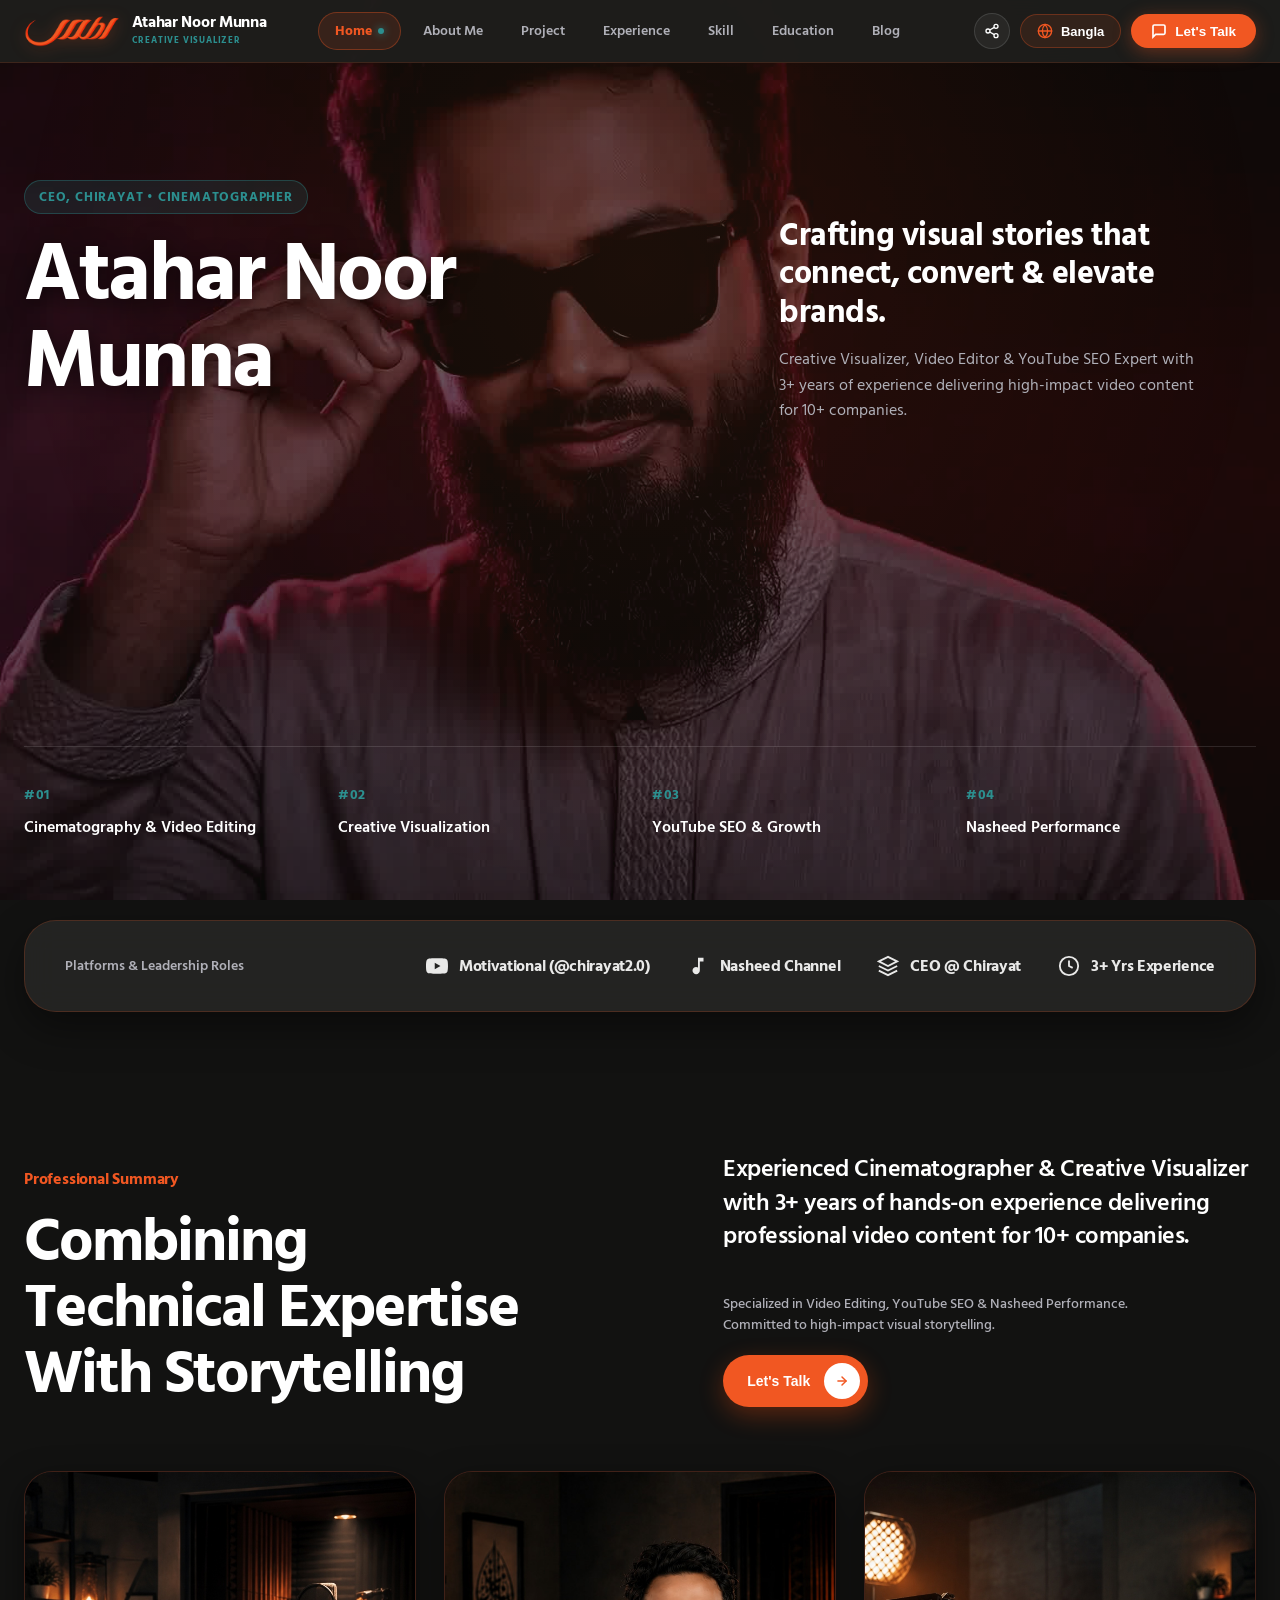
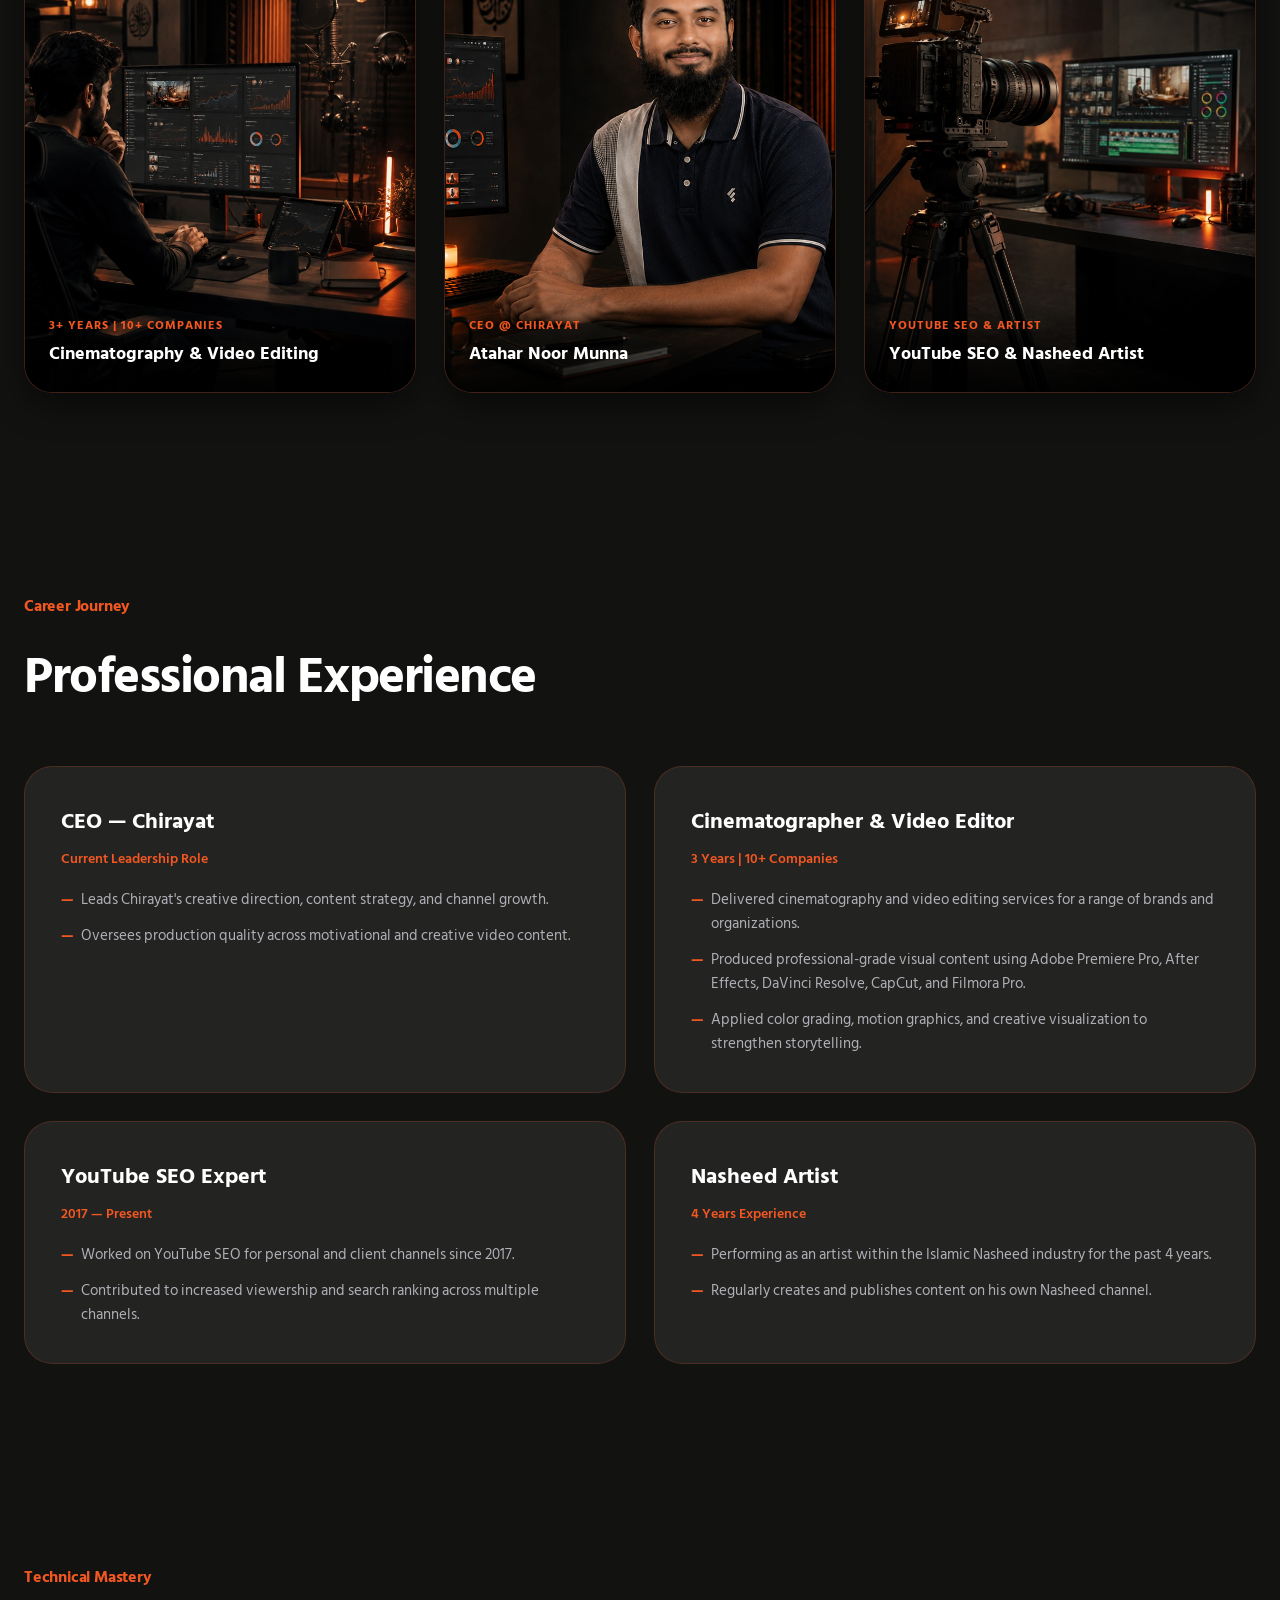
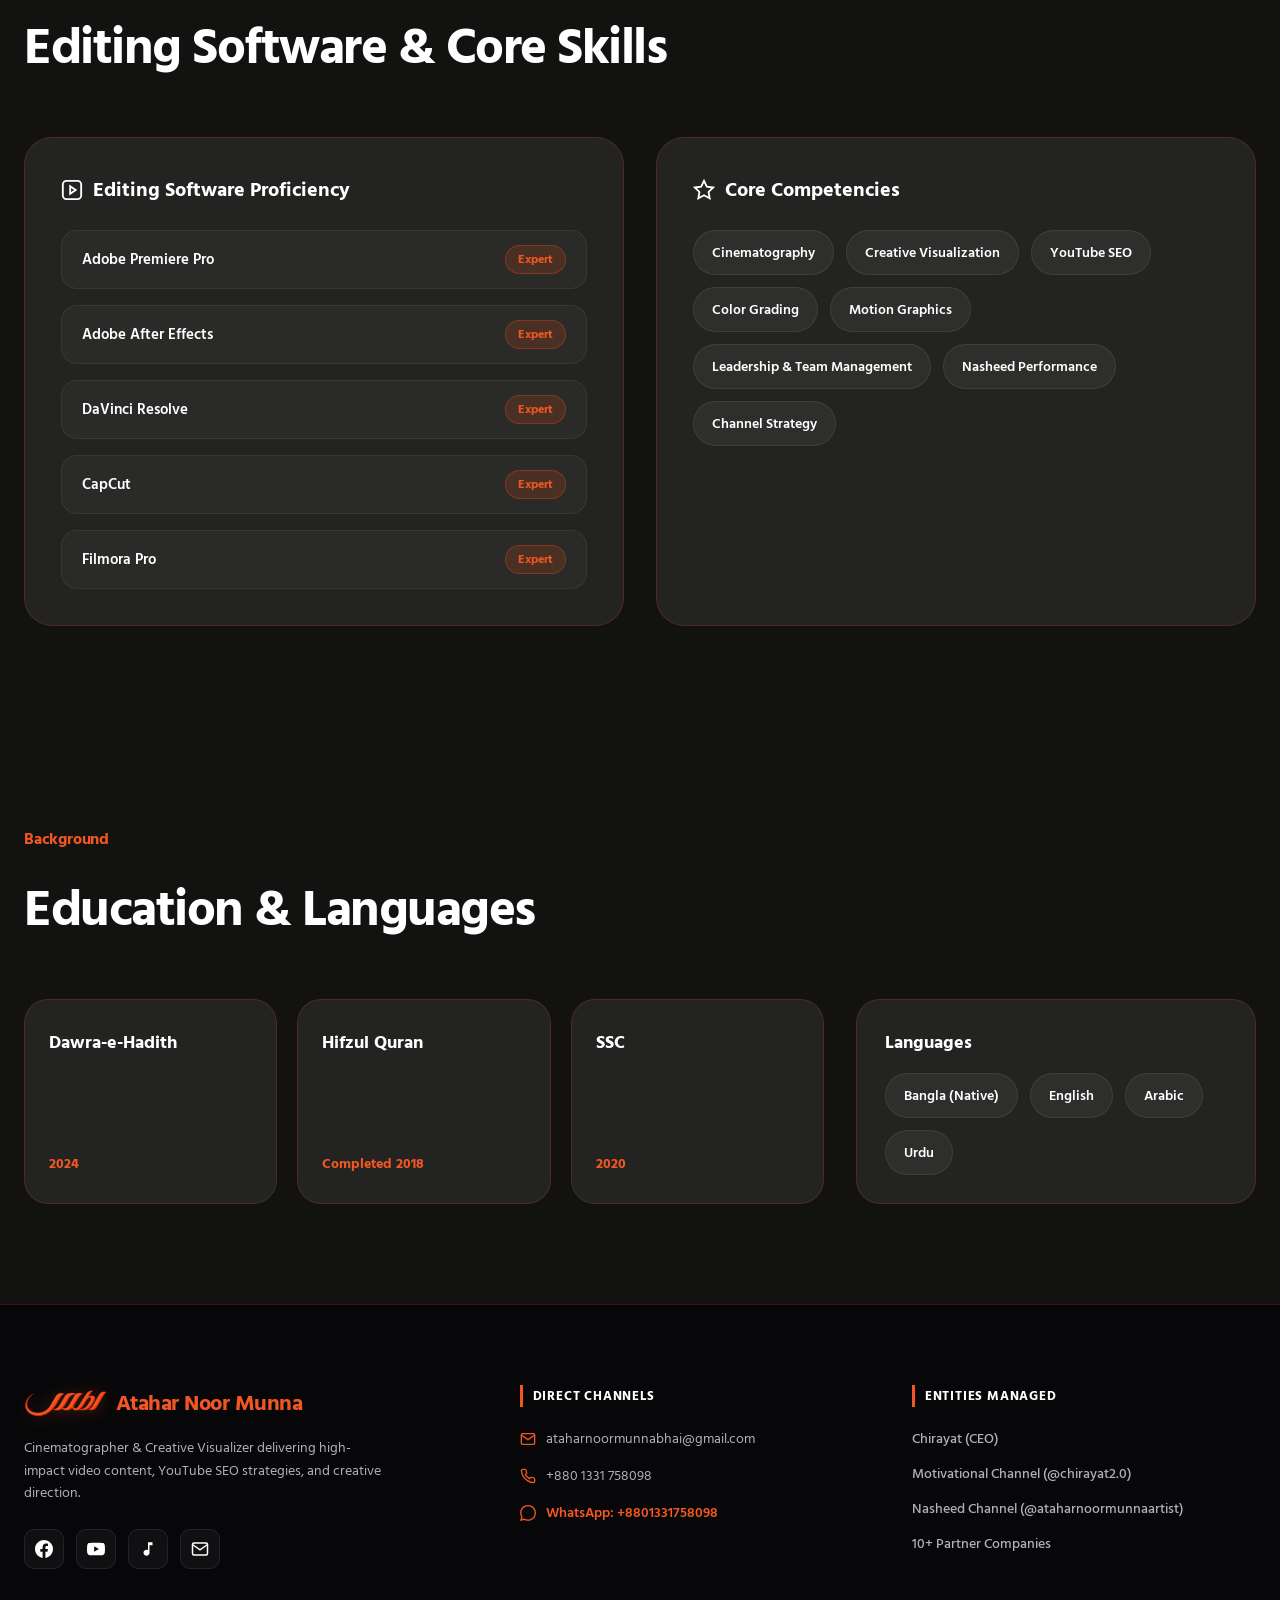
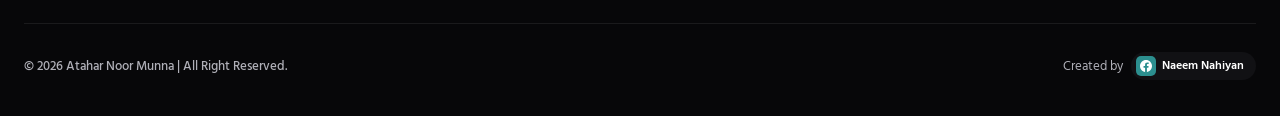
<file: index.html>
<!DOCTYPE html>
<html lang="en" data-theme="dark">
<head>
  <meta charset="UTF-8">
  <meta name="viewport" content="width=device-width, initial-scale=1.0">
  <!-- Primary Meta Tags -->
  <title>Atahar Noor Munna — CEO, Cinematographer & Creative Visualizer</title>
  <meta name="title" content="Atahar Noor Munna — CEO, Cinematographer & Creative Visualizer">
  <meta name="description" content="Official Portfolio of Atahar Noor Munna — Experienced Cinematographer, Creative Visualizer, Video Editor & CEO at Chirayat.">

  <!-- Open Graph / Facebook / WhatsApp Social Sharing Meta Tags -->
  <meta property="og:type" content="website">
  <meta property="og:url" content="https://portfolio-atahar.pages.dev/">
  <meta property="og:title" content="Atahar Noor Munna — CEO, Cinematographer & Creative Visualizer">
  <meta property="og:description" content="Official Portfolio of Atahar Noor Munna — Experienced Cinematographer, Creative Visualizer, Video Editor & CEO at Chirayat.">
  <meta property="og:image" content="https://portfolio-atahar.pages.dev/site_preview.png">
  <meta property="og:image:secure_url" content="https://portfolio-atahar.pages.dev/site_preview.png">
  <meta property="og:image:type" content="image/png">
  <meta property="og:site_name" content="Atahar Noor Munna Portfolio">

  <!-- Twitter Social Sharing Meta Tags -->
  <meta name="twitter:card" content="summary_large_image">
  <meta name="twitter:url" content="https://portfolio-atahar.pages.dev/">
  <meta name="twitter:title" content="Atahar Noor Munna — CEO, Cinematographer & Creative Visualizer">
  <meta name="twitter:description" content="Official Portfolio of Atahar Noor Munna — Experienced Cinematographer, Creative Visualizer, Video Editor & CEO at Chirayat.">
  <meta name="twitter:image" content="https://portfolio-atahar.pages.dev/site_preview.png">

  <link rel="icon" type="image/svg+xml" href="favicon.svg">
  <link rel="stylesheet" href="style.css">
</head>
<body>

  <!-- Fixed Canvas for Scroll Frame Animation -->
  <canvas id="frame-canvas"></canvas>

  <!-- Main Content Wrapper Overlay -->
  <div class="content-wrapper">

    <!-- Header Navbar -->
    <header class="navbar">
      <div class="navbar-inner">
        <!-- Left: Logo & Subtitle -->
        <a href="#home" class="nav-brand">
          <img src="logo.png" alt="Atahar Noor Munna Logo" class="brand-logo-img">
          <div class="brand-text">
            <span class="brand-name">Atahar Noor Munna</span>
            <span class="brand-sub" data-i18n="brand_sub">CREATIVE VISUALIZER</span>
          </div>
        </a>

        <!-- Center: Nav Links -->
        <nav class="nav-menu">
          <ul class="nav-links">
            <li><a href="#home" class="nav-link active"><span data-i18n="nav_home">Home</span> <span class="active-dot"></span></a></li>
            <li><a href="#about" class="nav-link" data-i18n="nav_about">About Me</a></li>
            <li><a href="projects.html" class="nav-link" data-i18n="nav_projects">Project</a></li>
            <li><a href="#experience" class="nav-link" data-i18n="nav_experience">Experience</a></li>
            <li><a href="#skills" class="nav-link" data-i18n="nav_skills">Skill</a></li>
            <li><a href="#education" class="nav-link" data-i18n="nav_education">Education</a></li>
            <li><a href="blog.html" class="nav-link" data-i18n="nav_blog">Blog</a></li>
            <li>
              <a href="javascript:void(0)" onclick="navigator.clipboard.writeText(window.location.href); alert('Portfolio link copied to clipboard!');" class="nav-link mobile-share-link">
                <span style="display:inline-flex; align-items:center; gap:8px; color:var(--accent-teal);">
                  <svg width="15" height="15" viewBox="0 0 24 24" fill="none" stroke="currentColor" stroke-width="2">
                    <circle cx="18" cy="5" r="3"></circle>
                    <circle cx="6" cy="12" r="3"></circle>
                    <circle cx="18" cy="19" r="3"></circle>
                    <line x1="8.59" y1="13.51" x2="15.42" y2="17.49"></line>
                    <line x1="15.41" y1="6.51" x2="8.59" y2="10.49"></line>
                  </svg>
                  Share Portfolio Link
                </span>
              </a>
            </li>
          </ul>
        </nav>

        <!-- Right: Utility Actions & CTA Button -->
        <div class="nav-actions">
          <!-- Share button -->
          <button class="nav-icon-btn" id="share-btn" aria-label="Share" onclick="navigator.clipboard.writeText(window.location.href); alert('Portfolio link copied to clipboard!');">
            <svg width="16" height="16" viewBox="0 0 24 24" fill="none" stroke="currentColor" stroke-width="2">
              <circle cx="18" cy="5" r="3"></circle>
              <circle cx="6" cy="12" r="3"></circle>
              <circle cx="18" cy="19" r="3"></circle>
              <line x1="8.59" y1="13.51" x2="15.42" y2="17.49"></line>
              <line x1="15.41" y1="6.51" x2="8.59" y2="10.49"></line>
            </svg>
          </button>

          <!-- Language Toggle Button with Icon & Spacing -->
          <button class="nav-lang-btn" id="lang-toggle-btn" aria-label="Switch Language">
            <span class="lang-icon-wrap">
              <svg width="16" height="16" viewBox="0 0 24 24" fill="none" stroke="currentColor" stroke-width="2" stroke-linecap="round" stroke-linejoin="round">
                <circle cx="12" cy="12" r="10"></circle>
                <line x1="2" y1="12" x2="22" y2="12"></line>
                <path d="M12 2a15.3 15.3 0 0 1 4 10 15.3 15.3 0 0 1-4 10 15.3 15.3 0 0 1-4-10 15.3 15.3 0 0 1 4-10z"></path>
              </svg>
            </span>
            <span id="lang-btn-text">Bangla</span>
          </button>

          <!-- Let's Talk CTA button -->
          <button class="btn-pill-orange-cta" onclick="openConsultationModal()">
            <svg width="16" height="16" viewBox="0 0 24 24" fill="none" stroke="currentColor" stroke-width="2.5">
              <path d="M21 15a2 2 0 0 1-2 2H7l-4 4V5a2 2 0 0 1 2-2h14a2 2 0 0 1 2 2z"></path>
            </svg>
            <span data-i18n="lets_talk">Let's Talk</span>
          </button>

          <!-- Mobile Hamburger Menu Button -->
          <button class="mobile-menu-btn" id="mobile-menu-toggle" aria-label="Toggle Navigation Menu">
            <svg width="20" height="20" viewBox="0 0 24 24" fill="none" stroke="currentColor" stroke-width="2.2" stroke-linecap="round" stroke-linejoin="round">
              <line x1="3" y1="6" x2="21" y2="6"></line>
              <line x1="3" y1="12" x2="21" y2="12"></line>
              <line x1="3" y1="18" x2="21" y2="18"></line>
            </svg>
          </button>
        </div>
      </div>
    </header>

    <!-- Main Hero Section -->
    <section class="hero-section" id="home">
      <div class="hero-top">
        <div class="hero-left">
          <span class="hero-tag" data-i18n="hero_tag">CEO, CHIRAYAT • CINEMATOGRAPHER</span>
          <h1 class="hero-title" data-i18n="hero_title">Atahar Noor<br>Munna</h1>
        </div>
        <div class="hero-right">
          <h2 class="hero-statement" data-i18n="hero_statement">Crafting visual stories that connect, convert & elevate brands.</h2>
          <p class="hero-description" data-i18n="hero_desc">Creative Visualizer, Video Editor & YouTube SEO Expert with 3+ years of experience delivering high-impact video content for 10+ companies.</p>
        </div>
      </div>

      <!-- Hero Features Row -->
      <div class="hero-features">
        <div class="feature-item">
          <span class="feature-number">#01</span>
          <span class="feature-name" data-i18n="feature_1">Cinematography & Video Editing</span>
        </div>
        <div class="feature-item">
          <span class="feature-number">#02</span>
          <span class="feature-name" data-i18n="feature_2">Creative Visualization</span>
        </div>
        <div class="feature-item">
          <span class="feature-number">#03</span>
          <span class="feature-name" data-i18n="feature_3">YouTube SEO & Growth</span>
        </div>
        <div class="feature-item">
          <span class="feature-number">#04</span>
          <span class="feature-name" data-i18n="feature_4">Nasheed Performance</span>
        </div>
      </div>
    </section>

    <!-- Platforms & Channels Bar Section -->
    <section class="brands-section">
      <div class="brands-bar">
        <p class="brands-title" data-i18n="brands_title">Platforms & Leadership Roles</p>
        <div class="brands-logos">
          <a href="https://youtube.com/@chirayat2.0" target="_blank" class="brand-item">
            <span class="brand-icon">
              <svg width="22" height="22" viewBox="0 0 24 24" fill="currentColor">
                <path d="M23.498 6.186a3.016 3.016 0 0 0-2.122-2.136C19.505 3.545 12 3.545 12 3.545s-7.505 0-9.377.505A3.017 3.017 0 0 0 .502 6.186C0 8.07 0 12 0 12s0 3.93.502 5.814a3.016 3.016 0 0 0 2.122 2.136c1.871.505 9.376.505 9.376.505s7.505 0 9.377-.505a3.015 3.015 0 0 0 2.122-2.136C24 15.93 24 12 24 12s0-3.93-.502-5.814zM9.545 15.568V8.432L15.818 12l-6.273 3.568z"/>
              </svg>
            </span>
            Motivational (@chirayat2.0)
          </a>
          <a href="https://youtube.com/@ataharnoormunnaartist" target="_blank" class="brand-item">
            <span class="brand-icon">
              <svg width="22" height="22" viewBox="0 0 24 24" fill="currentColor">
                <path d="M12 3v10.55c-.59-.34-1.27-.55-2-.55-2.21 0-4 1.79-4 4s1.79 4 4 4 4-1.79 4-4V7h4V3h-6z"/>
              </svg>
            </span>
            Nasheed Channel
          </a>
          <div class="brand-item">
            <span class="brand-icon">
              <svg width="22" height="22" viewBox="0 0 24 24" fill="none" stroke="currentColor" stroke-width="2">
                <path d="M12 2L2 7l10 5 10-5-10-5zM2 17l10 5 10-5M2 12l10 5 10-5"/>
              </svg>
            </span>
            CEO @ Chirayat
          </div>
          <div class="brand-item">
            <span class="brand-icon">
              <svg width="22" height="22" viewBox="0 0 24 24" fill="none" stroke="currentColor" stroke-width="2">
                <circle cx="12" cy="12" r="10"/>
                <polyline points="12 6 12 12 16 14"/>
              </svg>
            </span>
            3+ Yrs Experience
          </div>
        </div>
      </div>
    </section>

    <!-- Section 2: About & Professional Summary -->
    <section class="behind-designs-section" id="about">
      <div class="behind-header">
        <div class="behind-left">
          <span class="section-accent-tag" data-i18n="about_tag">Professional Summary</span>
          <h2 class="behind-title" data-i18n="about_title">Combining<br>Technical Expertise<br>With Storytelling</h2>
        </div>
        <div class="behind-right">
          <p class="behind-lead" data-i18n="about_lead">Experienced Cinematographer & Creative Visualizer with 3+ years of hands-on experience delivering professional video content for 10+ companies.</p>
          <div class="behind-actions">
            <div class="behind-subtext" data-i18n="about_subtext">
              Specialized in Video Editing, YouTube SEO & Nasheed Performance.<br>Committed to high-impact visual storytelling.
            </div>
            <button onclick="openConsultationModal()" class="btn-pill-orange">
              <span data-i18n="lets_talk">Let's Talk</span>
              <span class="icon-arrow-white">
                <svg width="14" height="14" viewBox="0 0 24 24" fill="none" stroke="currentColor" stroke-width="2.5" stroke-linecap="round" stroke-linejoin="round">
                  <line x1="5" y1="12" x2="19" y2="12"></line>
                  <polyline points="12 5 19 12 12 19"></polyline>
                </svg>
              </span>
            </button>
          </div>
        </div>
      </div>

      <!-- 3 Showcase Cards Grid -->
      <div class="cards-grid">
        <a href="motivational-video-series-production-for-chirayat.html" class="card-item">
          <img src="card1.jpg" alt="Cinematography & Studio Editing Workstation" class="card-image">
          <div class="card-overlay">
            <span class="card-tag" data-i18n="card_1_tag">3+ Years | 10+ Companies</span>
            <h3 class="card-title" data-i18n="card_1_title">Cinematography & Video Editing</h3>
          </div>
        </a>
        <a href="client-channel-growth-0-to-100k-subscribers-case-study.html" class="card-item">
          <img src="atahar_noor.jpg" alt="Atahar Noor Munna - CEO Chirayat" class="card-image">
          <div class="card-overlay">
            <span class="card-tag" data-i18n="card_2_tag">CEO @ Chirayat</span>
            <h3 class="card-title" data-i18n="card_2_title">Atahar Noor Munna</h3>
          </div>
        </a>
        <a href="islamic-music-video-nasheed-visual-direction.html" class="card-item">
          <img src="card3.jpg" alt="Camera Setup & Editing Timeline Monitor" class="card-image">
          <div class="card-overlay">
            <span class="card-tag" data-i18n="card_3_tag">YouTube SEO & Artist</span>
            <h3 class="card-title" data-i18n="card_3_title">YouTube SEO & Nasheed Artist</h3>
          </div>
        </a>
      </div>
    </section>

    <!-- Professional Experience Section -->
    <section class="experience-section" id="experience">
      <span class="section-accent-tag" data-i18n="exp_tag">Career Journey</span>
      <h2 class="section-title" data-i18n="exp_title">Professional Experience</h2>

      <div class="timeline-grid">
        <div class="timeline-card">
          <h3 class="timeline-role" data-i18n="role_1_title">CEO — Chirayat</h3>
          <span class="timeline-meta" data-i18n="role_1_meta">Current Leadership Role</span>
          <ul class="timeline-list">
            <li data-i18n="role_1_p1">Leads Chirayat's creative direction, content strategy, and channel growth.</li>
            <li data-i18n="role_1_p2">Oversees production quality across motivational and creative video content.</li>
          </ul>
        </div>

        <div class="timeline-card">
          <h3 class="timeline-role" data-i18n="role_2_title">Cinematographer & Video Editor</h3>
          <span class="timeline-meta" data-i18n="role_2_meta">3 Years | 10+ Companies</span>
          <ul class="timeline-list">
            <li data-i18n="role_2_p1">Delivered cinematography and video editing services for a range of brands and organizations.</li>
            <li data-i18n="role_2_p2">Produced professional-grade visual content using Adobe Premiere Pro, After Effects, DaVinci Resolve, CapCut, and Filmora Pro.</li>
            <li data-i18n="role_2_p3">Applied color grading, motion graphics, and creative visualization to strengthen storytelling.</li>
          </ul>
        </div>

        <div class="timeline-card">
          <h3 class="timeline-role" data-i18n="role_3_title">YouTube SEO Expert</h3>
          <span class="timeline-meta" data-i18n="role_3_meta">2017 — Present</span>
          <ul class="timeline-list">
            <li data-i18n="role_3_p1">Worked on YouTube SEO for personal and client channels since 2017.</li>
            <li data-i18n="role_3_p2">Contributed to increased viewership and search ranking across multiple channels.</li>
          </ul>
        </div>

        <div class="timeline-card">
          <h3 class="timeline-role" data-i18n="role_4_title">Nasheed Artist</h3>
          <span class="timeline-meta" data-i18n="role_4_meta">4 Years Experience</span>
          <ul class="timeline-list">
            <li data-i18n="role_4_p1">Performing as an artist within the Islamic Nasheed industry for the past 4 years.</li>
            <li data-i18n="role_4_p2">Regularly creates and publishes content on his own Nasheed channel.</li>
          </ul>
        </div>
      </div>
    </section>

    <!-- Skills & Software Section -->
    <section class="skills-section" id="skills">
      <span class="section-accent-tag" data-i18n="skills_tag">Technical Mastery</span>
      <h2 class="section-title" data-i18n="skills_title">Editing Software & Core Skills</h2>

      <div class="skills-wrapper">
        <div class="skills-box">
          <h3 class="box-heading">
            <svg width="22" height="22" viewBox="0 0 24 24" fill="none" stroke="currentColor" stroke-width="2">
              <rect x="2" y="2" width="20" height="20" rx="4"/>
              <path d="M10 8l6 4-6 4V8z"/>
            </svg>
            <span data-i18n="sw_heading">Editing Software Proficiency</span>
          </h3>
          <div class="software-list">
            <div class="software-item">
              <span class="software-name">Adobe Premiere Pro</span>
              <span class="software-badge">Expert</span>
            </div>
            <div class="software-item">
              <span class="software-name">Adobe After Effects</span>
              <span class="software-badge">Expert</span>
            </div>
            <div class="software-item">
              <span class="software-name">DaVinci Resolve</span>
              <span class="software-badge">Expert</span>
            </div>
            <div class="software-item">
              <span class="software-name">CapCut</span>
              <span class="software-badge">Expert</span>
            </div>
            <div class="software-item">
              <span class="software-name">Filmora Pro</span>
              <span class="software-badge">Expert</span>
            </div>
          </div>
        </div>

        <div class="skills-box">
          <h3 class="box-heading">
            <svg width="22" height="22" viewBox="0 0 24 24" fill="none" stroke="currentColor" stroke-width="2">
              <polygon points="12 2 15.09 8.26 22 9.27 17 14.14 18.18 21.02 12 17.77 5.82 21.02 7 14.14 2 9.27 8.91 8.26 12 2"/>
            </svg>
            <span data-i18n="core_heading">Core Competencies</span>
          </h3>
          <div class="tags-cloud">
            <span class="skill-tag">Cinematography</span>
            <span class="skill-tag">Creative Visualization</span>
            <span class="skill-tag">YouTube SEO</span>
            <span class="skill-tag">Color Grading</span>
            <span class="skill-tag">Motion Graphics</span>
            <span class="skill-tag">Leadership & Team Management</span>
            <span class="skill-tag">Nasheed Performance</span>
            <span class="skill-tag">Channel Strategy</span>
          </div>
        </div>
      </div>
    </section>

    <!-- Education & Languages Section -->
    <section class="edu-section" id="education">
      <span class="section-accent-tag" data-i18n="edu_tag">Background</span>
      <h2 class="section-title" data-i18n="edu_title">Education & Languages</h2>

      <div class="edu-grid">
        <div class="edu-cards">
          <div class="edu-card">
            <h3 class="edu-title" data-i18n="edu_1_title">Dawra-e-Hadith</h3>
            <span class="edu-year">2024</span>
          </div>
          <div class="edu-card">
            <h3 class="edu-title" data-i18n="edu_2_title">Hifzul Quran</h3>
            <span class="edu-year" data-i18n="edu_2_year">Completed 2018</span>
          </div>
          <div class="edu-card">
            <h3 class="edu-title" data-i18n="edu_3_title">SSC</h3>
            <span class="edu-year">2020</span>
          </div>
        </div>

        <div class="lang-box">
          <h3 class="box-heading" style="font-size:18px; margin-bottom:16px;" data-i18n="lang_heading">Languages</h3>
          <div class="tags-cloud">
            <span class="skill-tag" data-i18n="lang_bn">Bangla (Native)</span>
            <span class="skill-tag" data-i18n="lang_en">English</span>
            <span class="skill-tag" data-i18n="lang_ar">Arabic</span>
            <span class="skill-tag" data-i18n="lang_ur">Urdu</span>
          </div>
        </div>
      </div>
    </section>

    <!-- Footer Section (Full Width Background with Camera Logo before Name) -->
    <footer class="contact-section" id="contact">
      <div class="footer-inner-wrapper">
        <div class="footer-grid">
          
          <!-- Column 1: Brand & Short Bio -->
          <div class="footer-col brand-col">
            <a href="#home" class="footer-logo">
              <img src="logo.png" alt="Atahar Noor Munna Logo" class="footer-logo-img">
              <span>Atahar Noor <span>Munna</span></span>
            </a>
            <p class="footer-bio" data-i18n="footer_bio">
              Cinematographer & Creative Visualizer delivering high-impact video content, YouTube SEO strategies, and creative direction.
            </p>
            <div class="social-links-row">
              <a href="https://www.facebook.com/naeemdaprince" target="_blank" rel="noopener noreferrer" class="social-btn" aria-label="Facebook">
                <svg width="18" height="18" viewBox="0 0 24 24" fill="currentColor">
                  <path d="M24 12.073c0-6.627-5.373-12-12-12s-12 5.373-12 12c0 5.99 4.388 10.954 10.125 11.854v-8.385H7.078v-3.47h3.047V9.43c0-3.007 1.792-4.669 4.533-4.669 1.312 0 2.686.235 2.686.235v2.953H15.83c-1.491 0-1.956.925-1.956 1.874v2.25h3.328l-.532 3.47h-2.796v8.385C19.612 23.027 24 18.062 24 12.073z"/>
                </svg>
              </a>
              <a href="https://youtube.com/@chirayat2.0" target="_blank" rel="noopener noreferrer" class="social-btn" aria-label="YouTube Motivational">
                <svg width="18" height="18" viewBox="0 0 24 24" fill="currentColor">
                  <path d="M23.498 6.186a3.016 3.016 0 0 0-2.122-2.136C19.505 3.545 12 3.545 12 3.545s-7.505 0-9.377.505A3.017 3.017 0 0 0 .502 6.186C0 8.07 0 12 0 12s0 3.93.502 5.814a3.016 3.016 0 0 0 2.122 2.136c1.871.505 9.376.505 9.376.505s7.505 0 9.377-.505a3.015 3.015 0 0 0 2.122-2.136C24 15.93 24 12 24 12s0-3.93-.502-5.814zM9.545 15.568V8.432L15.818 12l-6.273 3.568z"/>
                </svg>
              </a>
              <a href="https://youtube.com/@ataharnoormunnaartist" target="_blank" rel="noopener noreferrer" class="social-btn" aria-label="YouTube Nasheed">
                <svg width="18" height="18" viewBox="0 0 24 24" fill="currentColor">
                  <path d="M12 3v10.55c-.59-.34-1.27-.55-2-.55-2.21 0-4 1.79-4 4s1.79 4 4 4 4-1.79 4-4V7h4V3h-6z"/>
                </svg>
              </a>
              <a href="mailto:ataharnoormunnabhai@gmail.com" class="social-btn" aria-label="Email">
                <svg width="18" height="18" viewBox="0 0 24 24" fill="none" stroke="currentColor" stroke-width="2">
                  <path d="M4 4h16c1.1 0 2 .9 2 2v12c0 1.1-.9 2-2 2H4c-1.1 0-2-.9-2-2V6c0-1.1.9-2 2-2z"/>
                  <polyline points="22,6 12,13 2,6"/>
                </svg>
              </a>
            </div>
          </div>

          <!-- Column 2: DIRECT CHANNELS -->
          <div class="footer-col">
            <h4 class="footer-col-title" data-i18n="channels_title">DIRECT CHANNELS</h4>
            <div class="contact-links-list">
              <a href="mailto:ataharnoormunnabhai@gmail.com" class="footer-contact-link">
                <svg width="16" height="16" viewBox="0 0 24 24" fill="none" stroke="currentColor" stroke-width="2" class="link-icon">
                  <path d="M4 4h16c1.1 0 2 .9 2 2v12c0 1.1-.9 2-2 2H4c-1.1 0-2-.9-2-2V6c0-1.1.9-2 2-2z"/>
                  <polyline points="22,6 12,13 2,6"/>
                </svg>
                ataharnoormunnabhai@gmail.com
              </a>
              <a href="tel:01331758098" class="footer-contact-link">
                <svg width="16" height="16" viewBox="0 0 24 24" fill="none" stroke="currentColor" stroke-width="2" class="link-icon">
                  <path d="M22 16.92v3a2 2 0 0 1-2.18 2 19.79 19.79 0 0 1-8.63-3.07 19.5 19.5 0 0 1-6-6 19.79 19.79 0 0 1-3.07-8.67A2 2 0 0 1 4.11 2h3a2 2 0 0 1 2 1.72 12.84 12.84 0 0 0 .7 2.81 2 2 0 0 1-.45 2.11L8.09 9.91a16 16 0 0 0 6 6l1.27-1.27a2 2 0 0 1 2.11-.45 12.84 12.84 0 0 0 2.81.7A2 2 0 0 1 22 16.92z"/>
                </svg>
                +880 1331 758098
              </a>
              <a href="https://wa.me/8801331758098" target="_blank" rel="noopener noreferrer" class="footer-contact-link highlight">
                <svg width="16" height="16" viewBox="0 0 24 24" fill="currentColor" class="link-icon">
                  <path d="M.057 24l1.687-6.163c-1.041-1.804-1.588-3.849-1.587-5.946.003-6.556 5.338-11.891 11.893-11.891 3.181.001 6.167 1.24 8.413 3.488 2.245 2.248 3.481 5.236 3.48 8.414-.003 6.557-5.338 11.892-11.893 11.892-1.99-.001-3.951-.5-5.688-1.448l-6.305 1.654zm6.597-3.807c1.676.995 3.276 1.591 5.392 1.592 5.448 0 9.886-4.434 9.889-9.885.002-5.462-4.415-9.89-9.881-9.892-5.452 0-9.887 4.434-9.889 9.884-.001 2.225.651 3.891 1.746 5.634l-.999 3.648 3.742-.981z"/>
                </svg>
                WhatsApp: +8801331758098
              </a>
            </div>
          </div>

          <!-- Column 3: ENTITIES MANAGED -->
          <div class="footer-col">
            <h4 class="footer-col-title" data-i18n="entities_title">ENTITIES MANAGED</h4>
            <ul class="footer-entities-list">
              <li>Chirayat (CEO)</li>
              <li>Motivational Channel (@chirayat2.0)</li>
              <li>Nasheed Channel (@ataharnoormunnaartist)</li>
              <li>10+ Partner Companies</li>
            </ul>
          </div>

        </div>

        <!-- Bottom Bar -->
        <div class="footer-bottom">
          <p class="copyright-text">&copy; 2026 Atahar Noor Munna | All Right Reserved.</p>
          <div class="created-by-container">
            <span class="created-label" data-i18n="created_by">Created by</span>
            <a href="https://www.facebook.com/naeemdaprince" target="_blank" rel="noopener noreferrer" class="created-badge">
              <span class="created-fb-icon">
                <svg width="12" height="12" viewBox="0 0 24 24" fill="currentColor">
                  <path d="M24 12.073c0-6.627-5.373-12-12-12s-12 5.373-12 12c0 5.99 4.388 10.954 10.125 11.854v-8.385H7.078v-3.47h3.047V9.43c0-3.007 1.792-4.669 4.533-4.669 1.312 0 2.686.235 2.686.235v2.953H15.83c-1.491 0-1.956.925-1.956 1.874v2.25h3.328l-.532 3.47h-2.796v8.385C19.612 23.027 24 18.062 24 12.073z"/>
                </svg>
              </span>
              Naeem Nahiyan
            </a>
          </div>
        </div>
      </div>
    </footer>

  </div>

  <!-- Consultation Pop-up Form Modal (Glowing Border, Clean Title) -->
  <div class="modal-overlay" id="consultation-modal">
    <div class="modal-card">
      <button class="modal-close-btn" onclick="closeConsultationModal()" aria-label="Close">
        <svg width="18" height="18" viewBox="0 0 24 24" fill="none" stroke="currentColor" stroke-width="2.5">
          <line x1="18" y1="6" x2="6" y2="18"></line>
          <line x1="6" y1="6" x2="18" y2="18"></line>
        </svg>
      </button>

      <h3 class="modal-title">Book Consultation Session</h3>
      <p class="modal-subtitle">Submit details directly to our secured pipeline, or launch instantly via WhatsApp.</p>

      <form id="consultation-form" onsubmit="handleFormSubmit(event)">
        <div class="modal-form-group">
          <label class="modal-label">FULL NAME *</label>
          <div class="input-wrapper">
            <span class="input-icon">
              <svg width="18" height="18" viewBox="0 0 24 24" fill="none" stroke="currentColor" stroke-width="2">
                <path d="M20 21v-2a4 4 0 0 0-4-4H8a4 4 0 0 0-4 4v2"></path>
                <circle cx="12" cy="7" r="4"></circle>
              </svg>
            </span>
            <input type="text" id="modal-name" class="modal-input" placeholder="your full name" required>
          </div>
        </div>

        <div class="modal-form-group">
          <label class="modal-label">WHATSAPP / MOBILE NUMBER *</label>
          <div class="input-wrapper">
            <span class="input-icon">
              <svg width="18" height="18" viewBox="0 0 24 24" fill="none" stroke="currentColor" stroke-width="2">
                <path d="M22 16.92v3a2 2 0 0 1-2.18 2 19.79 19.79 0 0 1-8.63-3.07 19.5 19.5 0 0 1-6-6 19.79 19.79 0 0 1-3.07-8.67A2 2 0 0 1 4.11 2h3a2 2 0 0 1 2 1.72 12.84 12.84 0 0 0 .7 2.81 2 2 0 0 1-.45 2.11L8.09 9.91a16 16 0 0 0 6 6l1.27-1.27a2 2 0 0 1 2.11-.45 12.84 12.84 0 0 0 2.81.7A2 2 0 0 1 22 16.92z"></path>
              </svg>
            </span>
            <input type="tel" id="modal-phone" class="modal-input" placeholder="+88017XXXXXXXX" required>
          </div>
        </div>

        <div class="modal-form-group">
          <label class="modal-label">WHAT YOU WANT / CONSULTATION REQUIREMENTS *</label>
          <div class="input-wrapper">
            <span class="input-icon" style="top:16px;">
              <svg width="18" height="18" viewBox="0 0 24 24" fill="none" stroke="currentColor" stroke-width="2">
                <path d="M21 15a2 2 0 0 1-2 2H7l-4 4V5a2 2 0 0 1 2-2h14a2 2 0 0 1 2 2z"></path>
              </svg>
            </span>
            <textarea id="modal-requirements" class="modal-textarea" placeholder="Tell us about your video editing, cinematography or YouTube SEO requirements..." required></textarea>
          </div>
        </div>

        <div class="modal-actions">
          <button type="submit" class="btn-confirm-submit">
            <svg width="18" height="18" viewBox="0 0 24 24" fill="none" stroke="currentColor" stroke-width="2.5">
              <path d="M22 11.08V12a10 10 0 1 1-5.93-9.14"></path>
              <polyline points="22 4 12 14.01 9 11.01"></polyline>
            </svg>
            CONFIRM & SUBMIT
          </button>

          <button type="button" class="btn-send-whatsapp" onclick="sendToWhatsApp()">
            <svg width="18" height="18" viewBox="0 0 24 24" fill="currentColor">
              <path d="M.057 24l1.687-6.163c-1.041-1.804-1.588-3.849-1.587-5.946.003-6.556 5.338-11.891 11.893-11.891 3.181.001 6.167 1.24 8.413 3.488 2.245 2.248 3.481 5.236 3.48 8.414-.003 6.557-5.338 11.892-11.893 11.892-1.99-.001-3.951-.5-5.688-1.448l-6.305 1.654zm6.597-3.807c1.676.995 3.276 1.591 5.392 1.592 5.448 0 9.886-4.434 9.889-9.885.002-5.462-4.415-9.89-9.881-9.892-5.452 0-9.887 4.434-9.889 9.884-.001 2.225.651 3.891 1.746 5.634l-.999 3.648 3.742-.981z"/>
            </svg>
            LAUNCH WHATSAPP
          </button>
        </div>
      </form>
    </div>
  </div>

  <script src="script.js"></script>
</body>
</html>
</file>
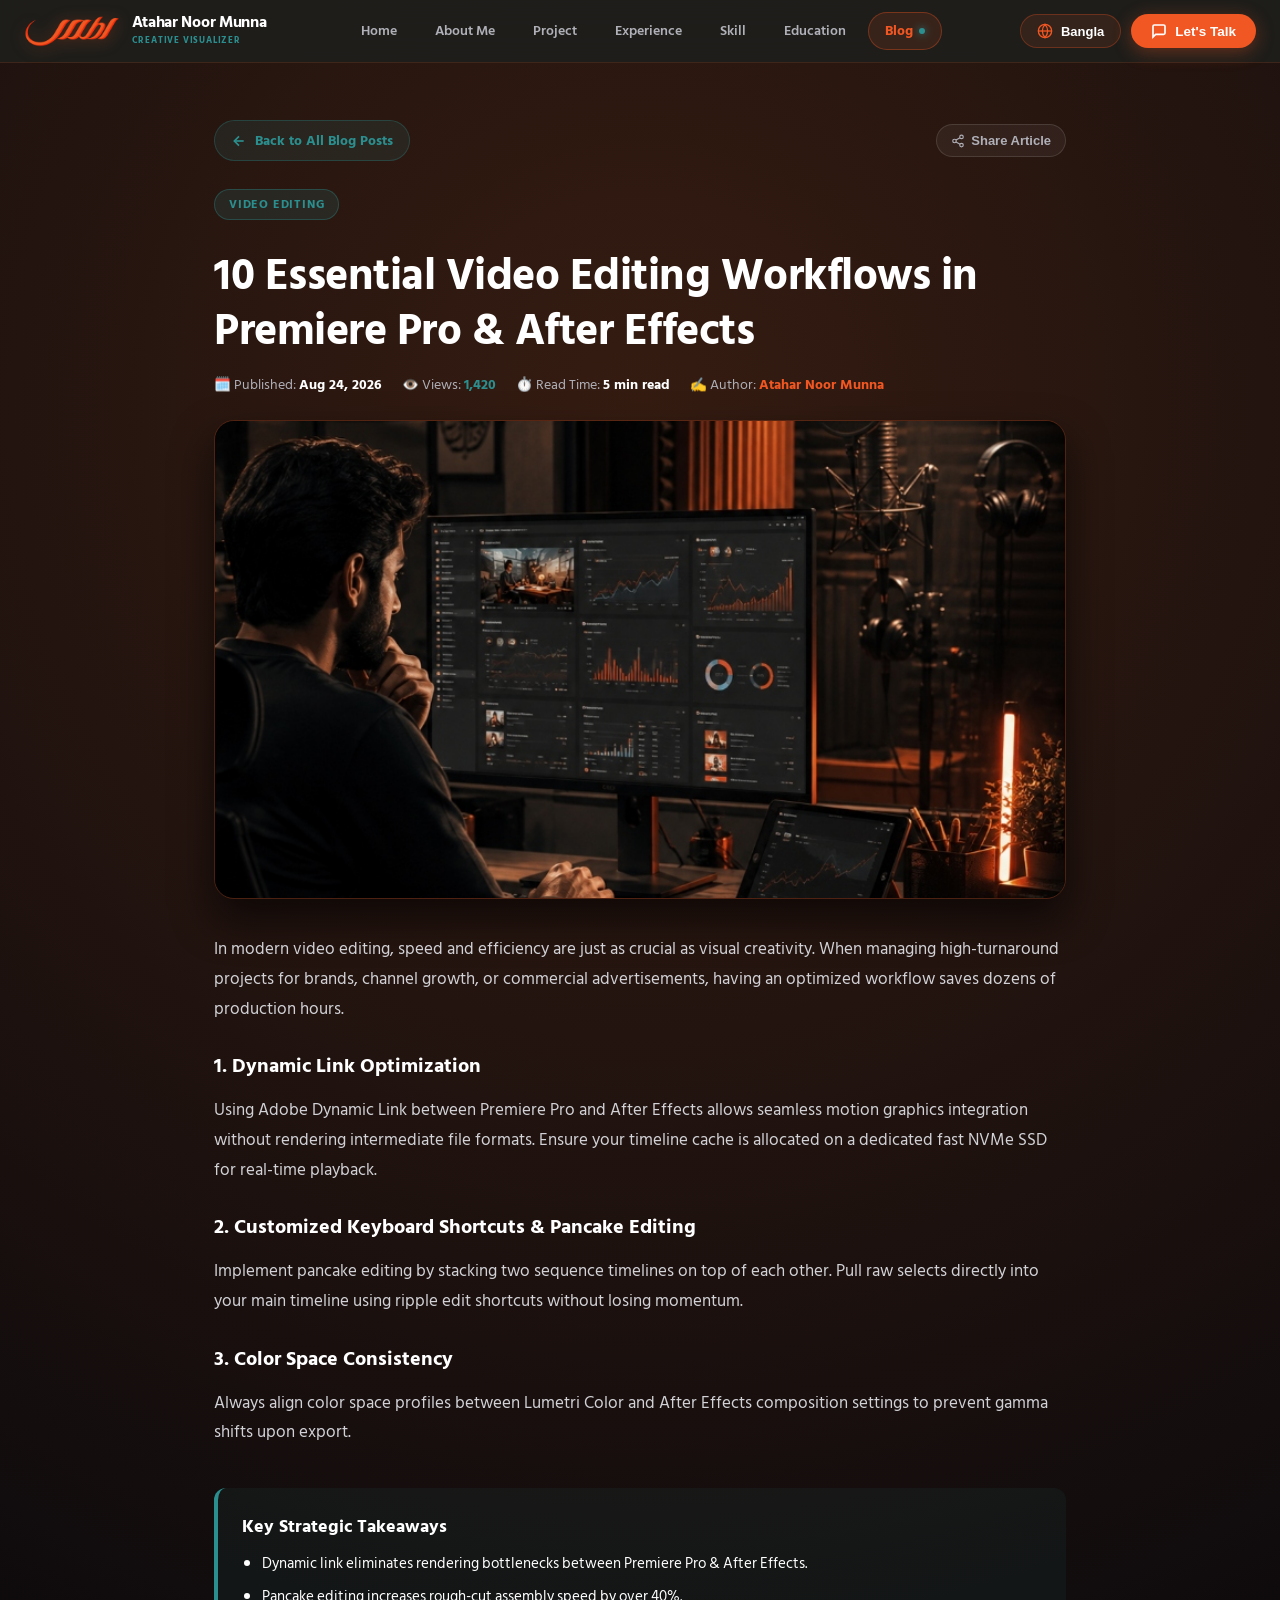
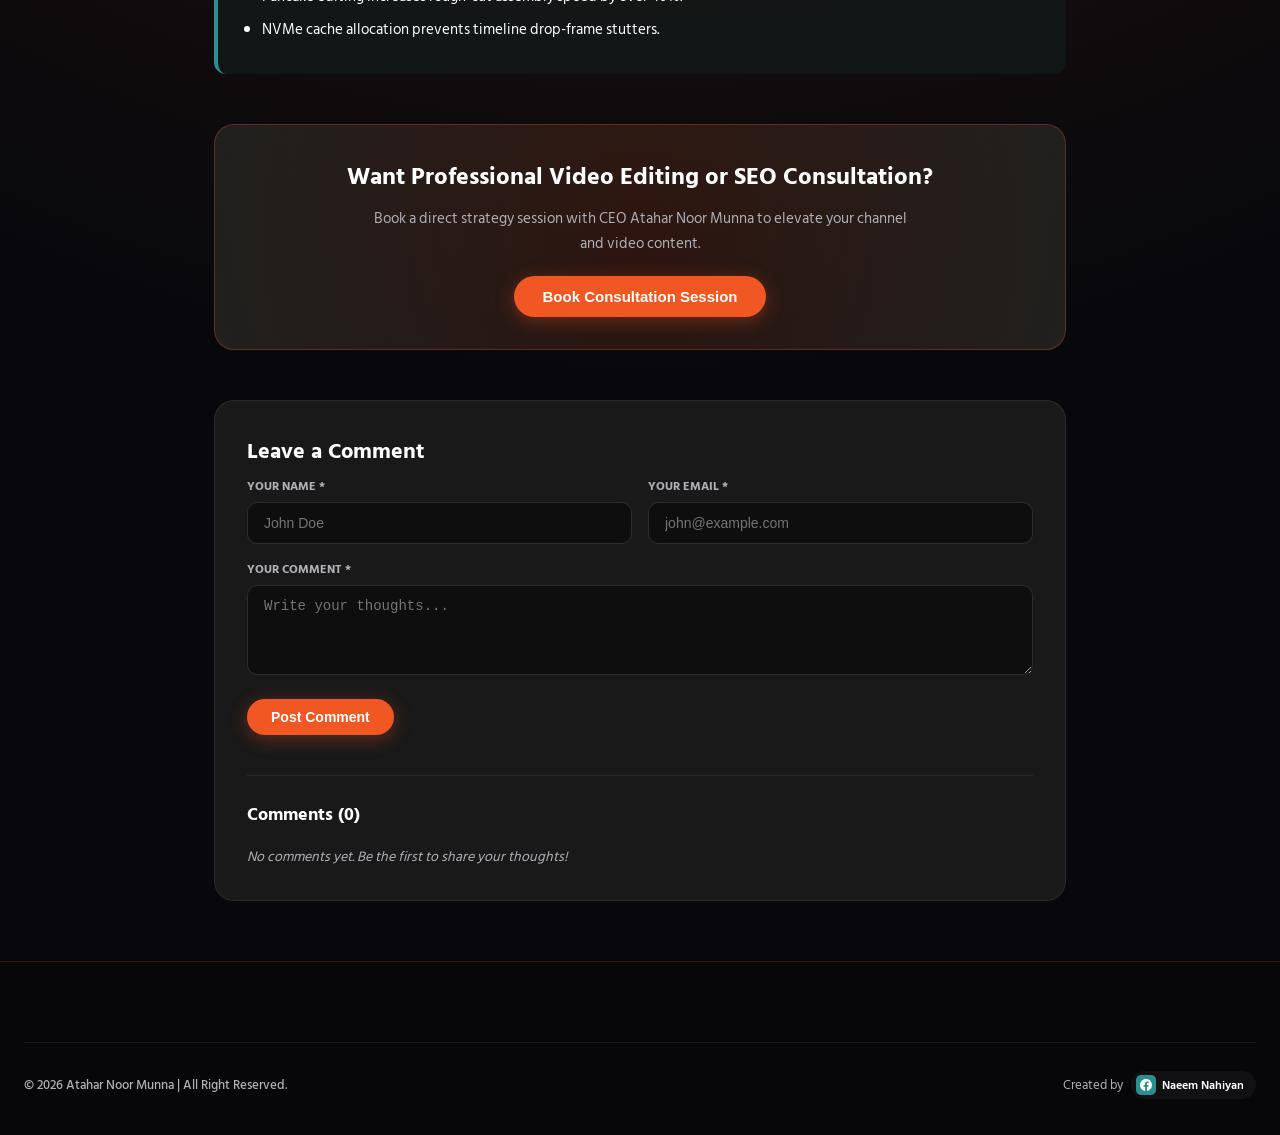
<file: 10-essential-video-editing-workflows-in-premiere-pro-after-effects.html>
<!DOCTYPE html>
<html lang="en" data-theme="dark">
<head>
  <meta charset="UTF-8">
  <meta name="viewport" content="width=device-width, initial-scale=1.0">
  <title>10 Essential Video Editing Workflows in Premiere Pro & After Effects — Atahar Noor Munna</title>

  <meta property="og:type" content="article">
  <meta property="og:title" content="10 Essential Video Editing Workflows in Premiere Pro & After Effects">
  <meta property="og:description" content="Learn speed-editing techniques, shortcut configurations, and color management for high-speed video production.">
  <meta property="og:image" content="https://portfolio-atahar.pages.dev/card1.jpg">
  <meta property="og:image:secure_url" content="https://portfolio-atahar.pages.dev/card1.jpg">
  <meta property="og:image:type" content="image/jpeg">
  <meta property="og:site_name" content="Atahar Noor Munna Portfolio">

  <meta name="twitter:card" content="summary_large_image">
  <meta name="twitter:title" content="10 Essential Video Editing Workflows in Premiere Pro & After Effects">
  <meta name="twitter:description" content="Learn speed-editing techniques, shortcut configurations, and color management for high-speed video production.">
  <meta name="twitter:image" content="https://portfolio-atahar.pages.dev/card1.jpg">

  <link rel="icon" type="image/svg+xml" href="favicon.svg">
  <link rel="stylesheet" href="style.css">
</head>
<body class="subpage-bg">

  <div class="sparkle-container">
    <div class="sparkle" style="left:15%; animation-delay:0s;"></div>
    <div class="sparkle" style="left:40%; animation-delay:2s;"></div>
    <div class="sparkle" style="left:75%; animation-delay:4s;"></div>
    <div class="sparkle" style="left:88%; animation-delay:1.5s;"></div>
  </div>

  <div class="content-wrapper">

    <!-- Header Navbar -->
    <header class="navbar">
      <div class="navbar-inner">
        <a href="index.html" class="nav-brand">
          <img src="logo.png" alt="Atahar Noor Munna Logo" class="brand-logo-img">
          <div class="brand-text">
            <span class="brand-name">Atahar Noor Munna</span>
            <span class="brand-sub" data-i18n="brand_sub">CREATIVE VISUALIZER</span>
          </div>
        </a>

        <nav class="nav-menu">
          <ul class="nav-links">
            <li><a href="index.html" class="nav-link" data-i18n="nav_home">Home</a></li>
            <li><a href="index.html#about" class="nav-link" data-i18n="nav_about">About Me</a></li>
            <li><a href="projects.html" class="nav-link" data-i18n="nav_projects">Project</a></li>
            <li><a href="index.html#experience" class="nav-link" data-i18n="nav_experience">Experience</a></li>
            <li><a href="index.html#skills" class="nav-link" data-i18n="nav_skills">Skill</a></li>
            <li><a href="index.html#education" class="nav-link" data-i18n="nav_education">Education</a></li>
            <li><a href="blog.html" class="nav-link active"><span data-i18n="nav_blog">Blog</span> <span class="active-dot"></span></a></li>
          </ul>
        </nav>

        <div class="nav-actions">
          <button class="nav-lang-btn" id="lang-toggle-btn" aria-label="Switch Language">
            <span class="lang-icon-wrap">
              <svg width="16" height="16" viewBox="0 0 24 24" fill="none" stroke="currentColor" stroke-width="2">
                <circle cx="12" cy="12" r="10"></circle>
                <line x1="2" y1="12" x2="22" y2="12"></line>
                <path d="M12 2a15.3 15.3 0 0 1 4 10 15.3 15.3 0 0 1-4 10 15.3 15.3 0 0 1-4-10 15.3 15.3 0 0 1 4-10z"></path>
              </svg>
            </span>
            <span id="lang-btn-text">Bangla</span>
          </button>

          <button class="btn-pill-orange-cta" onclick="openConsultationModal()">
            <svg width="16" height="16" viewBox="0 0 24 24" fill="none" stroke="currentColor" stroke-width="2.5">
              <path d="M21 15a2 2 0 0 1-2 2H7l-4 4V5a2 2 0 0 1 2-2h14a2 2 0 0 1 2 2z"></path>
            </svg>
            <span data-i18n="lets_talk">Let's Talk</span>
          </button>

          <button class="mobile-menu-btn" id="mobile-menu-toggle" aria-label="Toggle Navigation Menu">
            <svg width="20" height="20" viewBox="0 0 24 24" fill="none" stroke="currentColor" stroke-width="2.2">
              <line x1="3" y1="6" x2="21" y2="6"></line>
              <line x1="3" y1="12" x2="21" y2="12"></line>
              <line x1="3" y1="18" x2="21" y2="18"></line>
            </svg>
          </button>
        </div>
      </div>
    </header>

    <!-- Main Detail Container -->
    <main style="padding: 120px 24px 60px; max-width: 900px; margin: 0 auto; width: 100%;">
      
      <div style="display:flex; justify-content:space-between; align-items:center; margin-bottom:28px;">
        <a href="blog.html" style="display:inline-flex; align-items:center; gap:8px; color:var(--accent-teal); font-weight:700; text-decoration:none; font-size:14px; background:rgba(44,143,143,0.12); border:1px solid rgba(44,143,143,0.3); padding:8px 16px; border-radius:30px; transition:all 0.25s ease;">
          <svg width="16" height="16" viewBox="0 0 24 24" fill="none" stroke="currentColor" stroke-width="2.5"><line x1="19" y1="12" x2="5" y2="12"></line><polyline points="12 19 5 12 12 5"></polyline></svg>
          Back to All Blog Posts
        </a>

        <button onclick="navigator.clipboard.writeText(window.location.href); alert('Article URL copied to clipboard!');" style="display:inline-flex; align-items:center; gap:6px; color:var(--text-muted); background:rgba(255,255,255,0.05); border:1px solid rgba(255,255,255,0.12); padding:8px 14px; border-radius:30px; font-size:13px; font-weight:600; cursor:pointer;">
          <svg width="14" height="14" viewBox="0 0 24 24" fill="none" stroke="currentColor" stroke-width="2"><circle cx="18" cy="5" r="3"/><circle cx="6" cy="12" r="3"/><circle cx="18" cy="19" r="3"/><line x1="8.59" y1="13.51" x2="15.42" y2="17.49"/><line x1="15.41" y1="6.51" x2="8.59" y2="10.49"/></svg>
          Share Article
        </button>
      </div>

      <article>
        <div style="margin-bottom: 24px;">
          <span id="detail-category" class="hero-tag" style="background:rgba(44,143,143,0.15); border-color:rgba(44,143,143,0.35); color:var(--accent-teal); font-size:12px;">VIDEO EDITING</span>
          <h1 id="detail-title" style="font-size: clamp(28px, 4vw, 44px); font-weight: 800; line-height: 1.25; margin: 12px 0 16px; color: var(--text-white); letter-spacing: -0.5px;">
            10 Essential Video Editing Workflows in Premiere Pro & After Effects
          </h1>
          <div style="display:flex; gap:20px; align-items:center; font-size:13.5px; color:var(--text-muted); flex-wrap:wrap;">
            <span>🗓️ Published: <strong id="detail-date" style="color:var(--text-white);">Aug 24, 2026</strong></span>
            <span>👁️ Views: <strong id="detail-views" style="color:var(--accent-teal);">1,420</strong></span>
            <span>⏱️ Read Time: <strong style="color:var(--text-white);">5 min read</strong></span>
            <span>✍️ Author: <strong style="color:var(--accent-orange);">Atahar Noor Munna</strong></span>
          </div>
        </div>

        <div style="width:100%; aspect-ratio: 16/9; border-radius: 20px; overflow: hidden; margin-bottom: 36px; border: 1px solid var(--glass-border); box-shadow: 0 20px 40px rgba(0,0,0,0.6);">
          <img id="detail-image" src="card1.jpg" alt="Video Editing Workflows Banner" style="width:100%; height:100%; object-fit:cover;">
        </div>

        <div id="detail-content" style="font-size: 16.5px; line-height: 1.8; color: #d1d1d6;">
          <p>In modern video editing, speed and efficiency are just as crucial as visual creativity. When managing high-turnaround projects for brands, channel growth, or commercial advertisements, having an optimized workflow saves dozens of production hours.</p>
        </div>

        <div style="background: rgba(44,143,143,0.08); border-left: 4px solid var(--accent-teal); padding: 24px; border-radius: 12px; margin: 40px 0;">
          <h3 style="font-size: 18px; font-weight: 800; color: var(--text-white); margin-bottom: 10px; display:flex; align-items:center; gap:8px;">
            Key Strategic Takeaways
          </h3>
          <ul id="detail-takeaways" style="padding-left: 20px; font-size: 15px; color: var(--text-white);">
            <li>Dynamic link eliminates rendering bottlenecks between Premiere Pro & After Effects.</li>
            <li>Pancake editing increases rough-cut assembly speed by over 40%.</li>
            <li>NVMe cache allocation prevents timeline drop-frame stutters.</li>
          </ul>
        </div>

        <!-- Consultation CTA Box -->
        <div style="background: radial-gradient(circle at 50% 50%, rgba(241,87,34,0.15) 0%, rgba(34,34,32,0.95) 100%); border: 1px solid rgba(241,87,34,0.3); padding: 32px; border-radius: 20px; text-align: center; margin-top: 50px;">
          <h3 style="font-size: 24px; font-weight: 800; color: var(--text-white); margin-bottom: 10px;">Want Professional Video Editing or SEO Consultation?</h3>
          <p style="font-size: 15px; color: var(--text-muted); max-width: 550px; margin: 0 auto 20px;">Book a direct strategy session with CEO Atahar Noor Munna to elevate your channel and video content.</p>
          <button class="btn-pill-orange-cta" onclick="openConsultationModal()" style="font-size: 15px; padding: 12px 28px;">
            Book Consultation Session
          </button>
        </div>

        <section class="blog-comments-section" style="margin-top: 50px; background: rgba(34, 34, 32, 0.7); border: 1px solid rgba(255, 255, 255, 0.08); border-radius: 20px; padding: 32px;">
          <h3 style="font-size: 22px; font-weight: 800; color: var(--text-white); margin-bottom: 8px;">Leave a Comment</h3>
          <form id="blog-comment-form" onsubmit="handleCommentSubmit(event)" style="display: flex; flex-direction: column; gap: 16px;">
            <div style="display: grid; grid-template-columns: repeat(auto-fit, minmax(240px, 1fr)); gap: 16px;">
              <div>
                <label style="display: block; font-size: 12px; font-weight: 700; color: var(--text-muted); margin-bottom: 6px;">YOUR NAME *</label>
                <input type="text" id="comment-name" required placeholder="John Doe" style="width: 100%; background: rgba(0, 0, 0, 0.4); border: 1px solid rgba(255, 255, 255, 0.12); padding: 12px 16px; border-radius: 10px; color: var(--text-white); font-size: 14px; outline: none;">
              </div>
              <div>
                <label style="display: block; font-size: 12px; font-weight: 700; color: var(--text-muted); margin-bottom: 6px;">YOUR EMAIL *</label>
                <input type="email" id="comment-email" required placeholder="john@example.com" style="width: 100%; background: rgba(0, 0, 0, 0.4); border: 1px solid rgba(255, 255, 255, 0.12); padding: 12px 16px; border-radius: 10px; color: var(--text-white); font-size: 14px; outline: none;">
              </div>
            </div>
            <div>
              <label style="display: block; font-size: 12px; font-weight: 700; color: var(--text-muted); margin-bottom: 6px;">YOUR COMMENT *</label>
              <textarea id="comment-text" required rows="4" placeholder="Write your thoughts..." style="width: 100%; background: rgba(0, 0, 0, 0.4); border: 1px solid rgba(255, 255, 255, 0.12); padding: 12px 16px; border-radius: 10px; color: var(--text-white); font-size: 14px; outline: none; resize: vertical;"></textarea>
            </div>
            <div>
              <button type="submit" class="btn-pill-orange-cta" style="font-size: 14px; padding: 10px 24px;">Post Comment</button>
            </div>
          </form>

          <div style="margin-top: 40px; border-top: 1px solid rgba(255, 255, 255, 0.08); padding-top: 24px;">
            <h4 id="comments-count-title" style="font-size: 18px; font-weight: 800; color: var(--text-white); margin-bottom: 16px;">Comments (0)</h4>
            <div id="comments-list" style="display: flex; flex-direction: column; gap: 16px;"></div>
          </div>
        </section>

      </article>

    </main>

    <footer class="contact-section" id="contact">
      <div class="footer-inner-wrapper">
        <div class="footer-bottom">
          <p class="copyright-text">&copy; 2026 Atahar Noor Munna | All Right Reserved.</p>
          <div class="created-by-container">
            <span class="created-label" data-i18n="created_by">Created by</span>
            <a href="https://www.facebook.com/naeemdaprince" target="_blank" rel="noopener noreferrer" class="created-badge">
              <span class="created-fb-icon">
                <svg width="12" height="12" viewBox="0 0 24 24" fill="currentColor">
                  <path d="M24 12.073c0-6.627-5.373-12-12-12s-12 5.373-12 12c0 5.99 4.388 10.954 10.125 11.854v-8.385H7.078v-3.47h3.047V9.43c0-3.007 1.792-4.669 4.533-4.669 1.312 0 2.686.235 2.686.235v2.953H15.83c-1.491 0-1.956.925-1.956 1.874v2.25h3.328l-.532 3.47h-2.796v8.385C19.612 23.027 24 18.062 24 12.073z"/>
                </svg>
              </span>
              Naeem Nahiyan
            </a>
          </div>
        </div>
      </div>
    </footer>

  </div>

  <script src="script.js"></script>
  <script>
    document.addEventListener('DOMContentLoaded', () => {
      if (window.renderBlogDetailPage) {
        window.renderBlogDetailPage('10-essential-video-editing-workflows-in-premiere-pro-after-effects');
      }
    });
  </script>
</body>
</html>
</file>
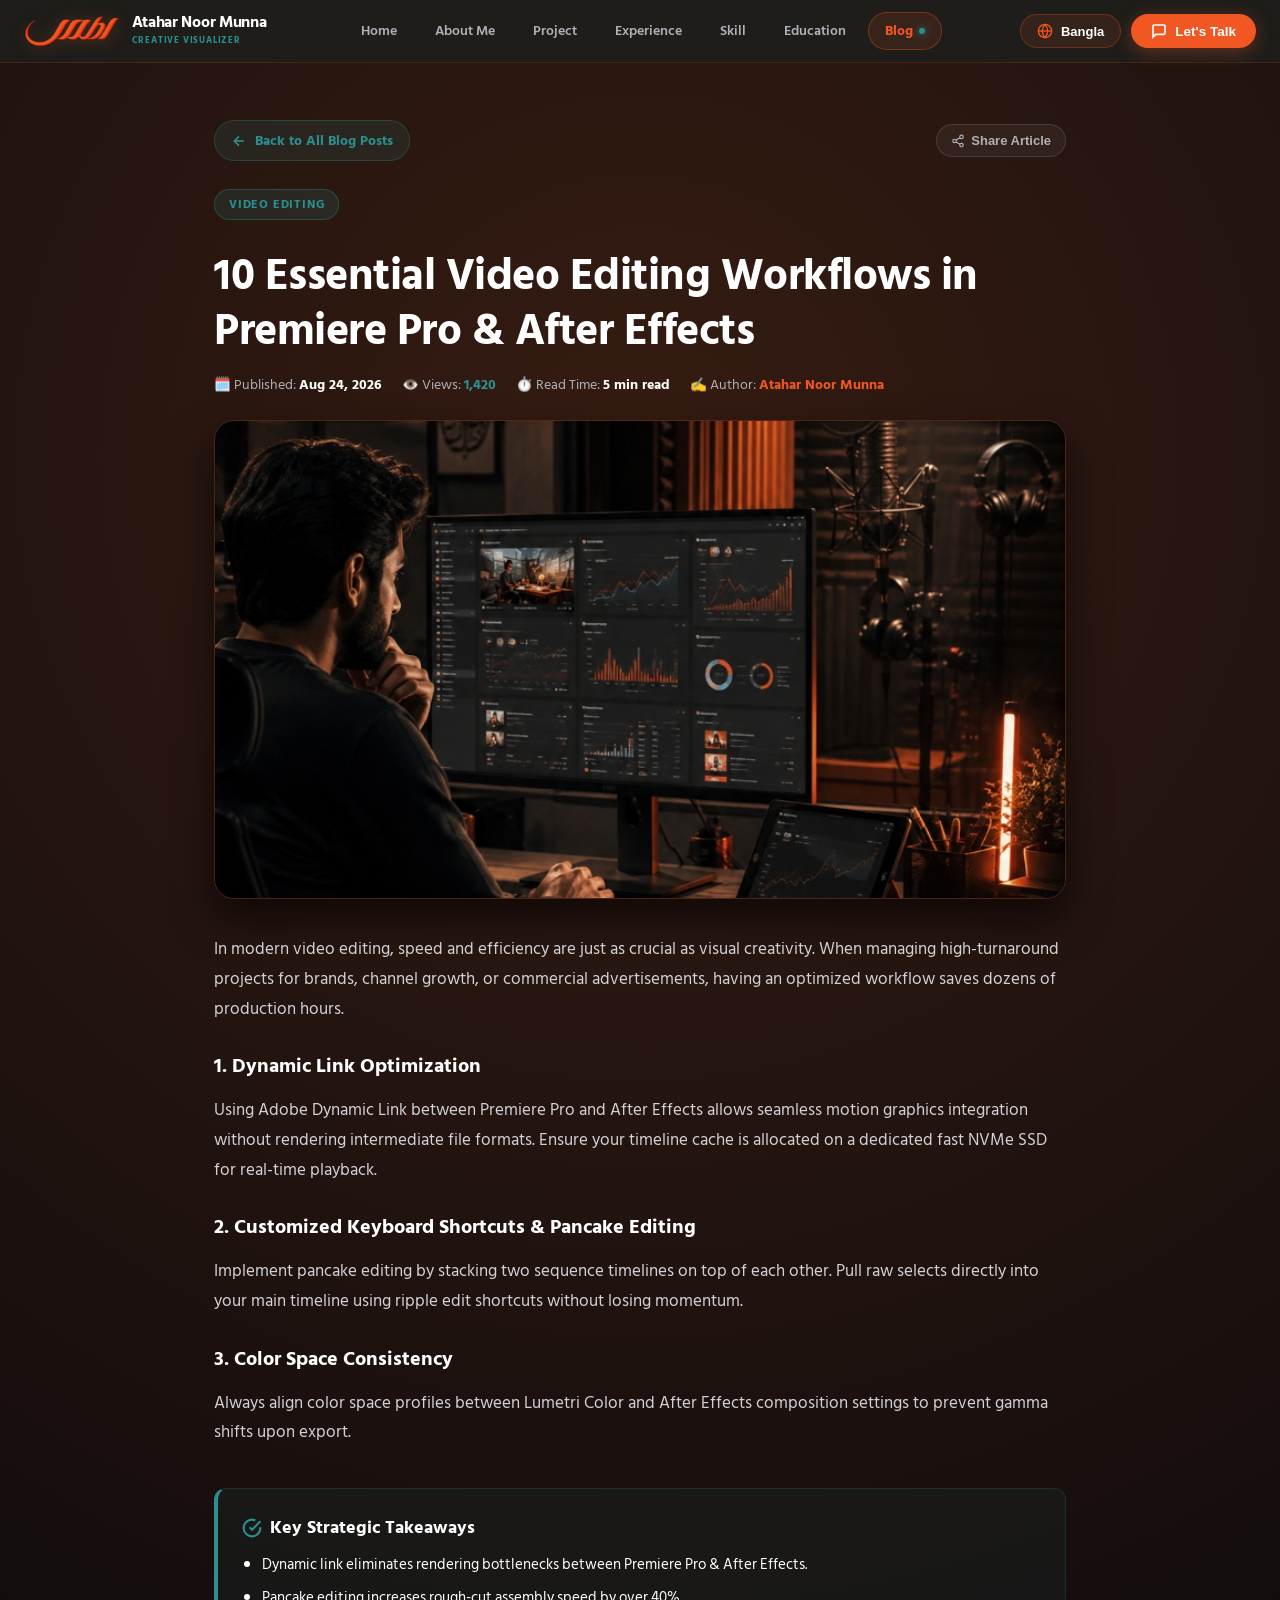
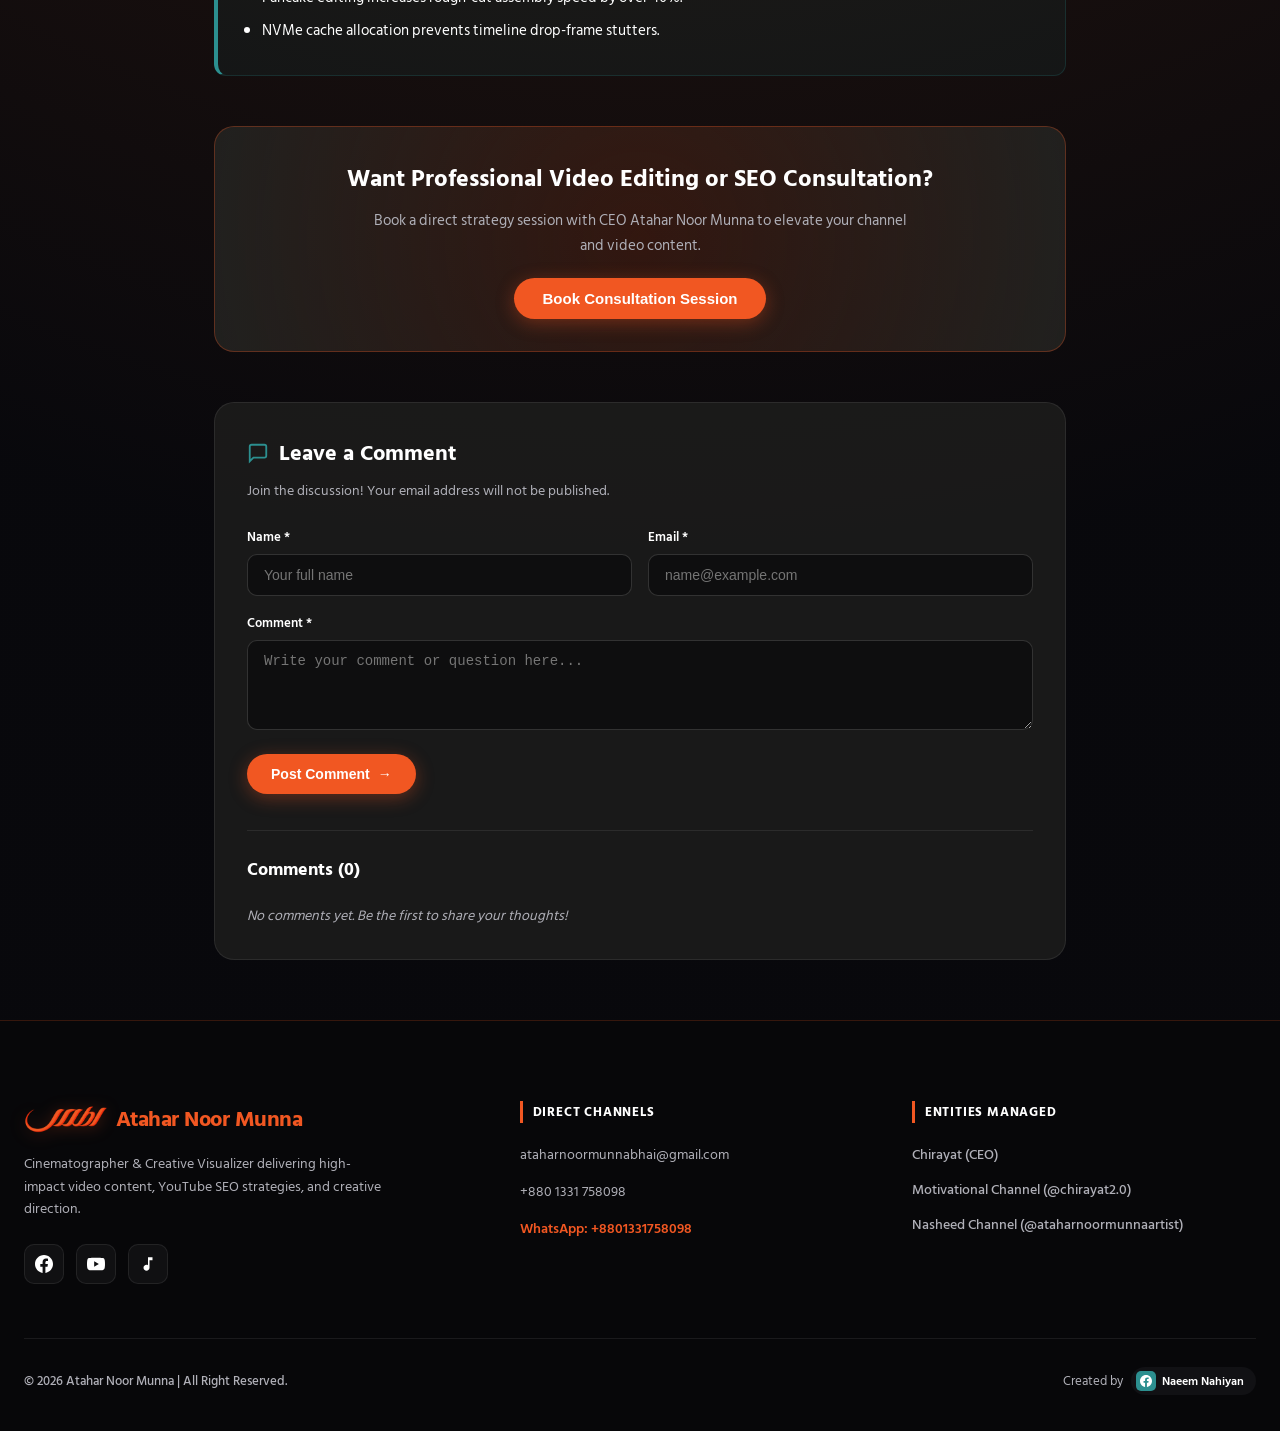
<file: blog-detail.html>
<!DOCTYPE html>
<html lang="en" data-theme="dark">
<head>
  <meta charset="UTF-8">
  <meta name="viewport" content="width=device-width, initial-scale=1.0">
  <title id="page-title">Blog Detail — Atahar Noor Munna</title>
  
  <meta property="og:type" content="article">
  <meta property="og:title" content="Blog Detail — Atahar Noor Munna">
  <meta property="og:description" content="Cinematography, Video Editing, YouTube SEO & Visual Direction Insights by Atahar Noor Munna.">
  <meta property="og:image" content="https://portfolio-atahar.pages.dev/atahar_noor.jpg">
  <meta property="og:image:secure_url" content="https://portfolio-atahar.pages.dev/atahar_noor.jpg">
  <meta property="og:image:type" content="image/jpeg">
  <meta property="og:site_name" content="Atahar Noor Munna Portfolio">

  <meta name="twitter:card" content="summary_large_image">
  <meta name="twitter:title" content="Blog Detail — Atahar Noor Munna">
  <meta name="twitter:description" content="Cinematography, Video Editing, YouTube SEO & Visual Direction Insights by Atahar Noor Munna.">
  <meta name="twitter:image" content="https://portfolio-atahar.pages.dev/atahar_noor.jpg">

  <link rel="icon" type="image/svg+xml" href="favicon.svg">
  <link rel="stylesheet" href="style.css">
</head>
<body class="subpage-bg">

  <!-- Sparkle Ambient Animation -->
  <div class="sparkle-container">
    <div class="sparkle" style="left:15%; animation-delay:0s;"></div>
    <div class="sparkle" style="left:40%; animation-delay:2s;"></div>
    <div class="sparkle" style="left:75%; animation-delay:4s;"></div>
    <div class="sparkle" style="left:88%; animation-delay:1.5s;"></div>
  </div>

  <div class="content-wrapper">

    <!-- Header Navbar -->
    <header class="navbar">
      <div class="navbar-inner">
        <a href="index.html" class="nav-brand">
          <img src="logo.png" alt="Atahar Noor Munna Logo" class="brand-logo-img">
          <div class="brand-text">
            <span class="brand-name">Atahar Noor Munna</span>
            <span class="brand-sub" data-i18n="brand_sub">CREATIVE VISUALIZER</span>
          </div>
        </a>

        <nav class="nav-menu">
          <ul class="nav-links">
            <li><a href="index.html" class="nav-link" data-i18n="nav_home">Home</a></li>
            <li><a href="index.html#about" class="nav-link" data-i18n="nav_about">About Me</a></li>
            <li><a href="projects.html" class="nav-link" data-i18n="nav_projects">Project</a></li>
            <li><a href="index.html#experience" class="nav-link" data-i18n="nav_experience">Experience</a></li>
            <li><a href="index.html#skills" class="nav-link" data-i18n="nav_skills">Skill</a></li>
            <li><a href="index.html#education" class="nav-link" data-i18n="nav_education">Education</a></li>
            <li><a href="blog.html" class="nav-link active"><span data-i18n="nav_blog">Blog</span> <span class="active-dot"></span></a></li>
          </ul>
        </nav>

        <div class="nav-actions">
          <button class="nav-lang-btn" id="lang-toggle-btn" aria-label="Switch Language">
            <span class="lang-icon-wrap">
              <svg width="16" height="16" viewBox="0 0 24 24" fill="none" stroke="currentColor" stroke-width="2">
                <circle cx="12" cy="12" r="10"></circle>
                <line x1="2" y1="12" x2="22" y2="12"></line>
                <path d="M12 2a15.3 15.3 0 0 1 4 10 15.3 15.3 0 0 1-4 10 15.3 15.3 0 0 1-4-10 15.3 15.3 0 0 1 4-10z"></path>
              </svg>
            </span>
            <span id="lang-btn-text">Bangla</span>
          </button>

          <button class="btn-pill-orange-cta" onclick="openConsultationModal()">
            <svg width="16" height="16" viewBox="0 0 24 24" fill="none" stroke="currentColor" stroke-width="2.5">
              <path d="M21 15a2 2 0 0 1-2 2H7l-4 4V5a2 2 0 0 1 2-2h14a2 2 0 0 1 2 2z"></path>
            </svg>
            <span data-i18n="lets_talk">Let's Talk</span>
          </button>

          <button class="mobile-menu-btn" id="mobile-menu-toggle" aria-label="Toggle Navigation Menu">
            <svg width="20" height="20" viewBox="0 0 24 24" fill="none" stroke="currentColor" stroke-width="2.2">
              <line x1="3" y1="6" x2="21" y2="6"></line>
              <line x1="3" y1="12" x2="21" y2="12"></line>
              <line x1="3" y1="18" x2="21" y2="18"></line>
            </svg>
          </button>
        </div>
      </div>
    </header>

    <!-- Main Detail Container -->
    <main style="padding: 120px 24px 60px; max-width: 900px; margin: 0 auto; width: 100%;">
      
      <!-- Back Navigation & Breadcrumb -->
      <div style="display:flex; justify-content:space-between; align-items:center; margin-bottom:28px;">
        <a href="blog.html" style="display:inline-flex; align-items:center; gap:8px; color:var(--accent-teal); font-weight:700; text-decoration:none; font-size:14px; background:rgba(44,143,143,0.12); border:1px solid rgba(44,143,143,0.3); padding:8px 16px; border-radius:30px; transition:all 0.25s ease;" onmouseover="this.style.background='rgba(44,143,143,0.25)'" onmouseout="this.style.background='rgba(44,143,143,0.12)'">
          <svg width="16" height="16" viewBox="0 0 24 24" fill="none" stroke="currentColor" stroke-width="2.5"><line x1="19" y1="12" x2="5" y2="12"></line><polyline points="12 19 5 12 12 5"></polyline></svg>
          Back to All Blog Posts
        </a>

        <button onclick="navigator.clipboard.writeText(window.location.href); alert('Article URL copied to clipboard!');" style="display:inline-flex; align-items:center; gap:6px; color:var(--text-muted); background:rgba(255,255,255,0.05); border:1px solid rgba(255,255,255,0.12); padding:8px 14px; border-radius:30px; font-size:13px; font-weight:600; cursor:pointer;">
          <svg width="14" height="14" viewBox="0 0 24 24" fill="none" stroke="currentColor" stroke-width="2"><circle cx="18" cy="5" r="3"/><circle cx="6" cy="12" r="3"/><circle cx="18" cy="19" r="3"/><line x1="8.59" y1="13.51" x2="15.42" y2="17.49"/><line x1="15.41" y1="6.51" x2="8.59" y2="10.49"/></svg>
          Share Article
        </button>
      </div>

      <!-- Post Header Banner -->
      <article>
        <div style="margin-bottom: 24px;">
          <span id="detail-category" class="hero-tag" style="background:rgba(44,143,143,0.15); border-color:rgba(44,143,143,0.35); color:var(--accent-teal); font-size:12px;">VIDEO EDITING</span>
          <h1 id="detail-title" style="font-size: clamp(28px, 4vw, 44px); font-weight: 800; line-height: 1.25; margin: 12px 0 16px; color: var(--text-white); letter-spacing: -0.5px;">
            Loading Article Title...
          </h1>
          <div style="display:flex; gap:20px; align-items:center; font-size:13.5px; color:var(--text-muted); flex-wrap:wrap;">
            <span>🗓️ Published: <strong id="detail-date" style="color:var(--text-white);">Aug 24, 2026</strong></span>
            <span>👁️ Views: <strong id="detail-views" style="color:var(--accent-teal);">1,420</strong></span>
            <span>⏱️ Read Time: <strong style="color:var(--text-white);">5 min read</strong></span>
            <span>✍️ Author: <strong style="color:var(--accent-orange);">Atahar Noor Munna</strong></span>
          </div>
        </div>

        <!-- Featured Image -->
        <div style="width:100%; aspect-ratio: 16/9; border-radius: 20px; overflow: hidden; margin-bottom: 36px; border: 1px solid var(--glass-border); box-shadow: 0 20px 40px rgba(0,0,0,0.6);">
          <img id="detail-image" src="card1.jpg" alt="Article Banner" style="width:100%; height:100%; object-fit:cover;">
        </div>

        <!-- Article Content -->
        <div id="detail-content" style="font-size: 16.5px; line-height: 1.8; color: #d1d1d6;">
          <p>Loading full article content...</p>
        </div>

        <!-- Key Takeaways Highlight Box -->
        <div style="background: rgba(44,143,143,0.08); border-left: 4px solid var(--accent-teal); padding: 24px; border-radius: 12px; margin: 40px 0; border-top: 1px solid rgba(44,143,143,0.2); border-right: 1px solid rgba(44,143,143,0.2); border-bottom: 1px solid rgba(44,143,143,0.2);">
          <h3 style="font-size: 18px; font-weight: 800; color: var(--text-white); margin-bottom: 10px; display:flex; align-items:center; gap:8px;">
            <svg width="20" height="20" viewBox="0 0 24 24" fill="none" stroke="#2c8f8f" stroke-width="2.5"><path d="M22 11.08V12a10 10 0 1 1-5.93-9.14"></path><polyline points="22 4 12 14.01 9 11.01"></polyline></svg>
            Key Strategic Takeaways
          </h3>
          <ul id="detail-takeaways" style="padding-left: 20px; font-size: 15px; color: var(--text-white);">
            <li>High-velocity video production requires optimized keyboard shortcuts and proxy editing workflows.</li>
            <li>Custom color space management prevents dynamic range compression across platforms.</li>
          </ul>
        </div>

        <!-- Consultation CTA Box -->
        <div style="background: radial-gradient(circle at 50% 50%, rgba(241,87,34,0.15) 0%, rgba(34,34,32,0.95) 100%); border: 1px solid rgba(241,87,34,0.3); padding: 32px; border-radius: 20px; text-align: center; margin-top: 50px;">
          <h3 style="font-size: 24px; font-weight: 800; color: var(--text-white); margin-bottom: 10px;">Want Professional Video Editing or SEO Consultation?</h3>
          <p style="font-size: 15px; color: var(--text-muted); max-width: 550px; margin: 0 auto 20px;">Book a direct strategy session with CEO Atahar Noor Munna to elevate your channel and video content.</p>
          <button class="btn-pill-orange-cta" onclick="openConsultationModal()" style="font-size: 15px; padding: 12px 28px;">
            Book Consultation Session
          </button>
        </div>

        <!-- Blog Comments Section -->
        <section class="blog-comments-section" style="margin-top: 50px; background: rgba(34, 34, 32, 0.7); border: 1px solid rgba(255, 255, 255, 0.08); border-radius: 20px; padding: 32px;">
          <h3 style="font-size: 22px; font-weight: 800; color: var(--text-white); margin-bottom: 8px; display: flex; align-items: center; gap: 10px;">
            <svg width="22" height="22" viewBox="0 0 24 24" fill="none" stroke="var(--accent-teal)" stroke-width="2"><path d="M21 15a2 2 0 0 1-2 2H7l-4 4V5a2 2 0 0 1 2-2h14a2 2 0 0 1 2 2z"/></svg>
            <span data-i18n="comments_title">Leave a Comment</span>
          </h3>
          <p style="font-size: 14px; color: var(--text-muted); margin-bottom: 24px;" data-i18n="comments_subtitle">Join the discussion! Your email address will not be published.</p>

          <form id="blog-comment-form" onsubmit="handleCommentSubmit(event)" style="display: flex; flex-direction: column; gap: 16px;">
            <div style="display: grid; grid-template-columns: repeat(auto-fit, minmax(240px, 1fr)); gap: 16px;">
              <div>
                <label style="font-size: 13px; font-weight: 600; color: var(--text-white); margin-bottom: 6px; display: block;" data-i18n="comment_name_lbl">Name *</label>
                <input type="text" id="comment-name" required placeholder="Your full name" style="width: 100%; background: rgba(0,0,0,0.4); border: 1px solid rgba(255,255,255,0.15); padding: 12px 16px; border-radius: 10px; color: #fff; font-size: 14px; outline: none;">
              </div>
              <div>
                <label style="font-size: 13px; font-weight: 600; color: var(--text-white); margin-bottom: 6px; display: block;" data-i18n="comment_email_lbl">Email *</label>
                <input type="email" id="comment-email" required placeholder="name@example.com" style="width: 100%; background: rgba(0,0,0,0.4); border: 1px solid rgba(255,255,255,0.15); padding: 12px 16px; border-radius: 10px; color: #fff; font-size: 14px; outline: none;">
              </div>
            </div>
            <div>
              <label style="font-size: 13px; font-weight: 600; color: var(--text-white); margin-bottom: 6px; display: block;" data-i18n="comment_text_lbl">Comment *</label>
              <textarea id="comment-text" required rows="4" placeholder="Write your comment or question here..." style="width: 100%; background: rgba(0,0,0,0.4); border: 1px solid rgba(255,255,255,0.15); padding: 12px 16px; border-radius: 10px; color: #fff; font-size: 14px; outline: none; resize: vertical;"></textarea>
            </div>
            <button type="submit" class="btn-pill-orange-cta" style="align-self: flex-start; padding: 12px 24px; font-size: 14px;">
              <span data-i18n="comment_btn">Post Comment</span> →
            </button>
          </form>

          <!-- Dynamic Comments List -->
          <div style="margin-top: 36px; border-top: 1px solid rgba(255,255,255,0.08); padding-top: 24px;">
            <h4 style="font-size: 18px; font-weight: 700; color: var(--text-white); margin-bottom: 20px;" id="comments-count-title">Comments</h4>
            <div id="comments-list" style="display: flex; flex-direction: column; gap: 16px;">
              <!-- Inserted via script.js -->
            </div>
          </div>
        </section>

      </article>

    </main>

    <!-- Footer Section -->
    <footer class="contact-section" id="contact">
      <div class="footer-inner-wrapper">
        <div class="footer-grid">
          
          <div class="footer-col brand-col">
            <a href="index.html" class="footer-logo">
              <img src="logo.png" alt="Atahar Noor Munna Logo" class="footer-logo-img">
              <span>Atahar Noor <span>Munna</span></span>
            </a>
            <p class="footer-bio" data-i18n="footer_bio">
              Cinematographer & Creative Visualizer delivering high-impact video content, YouTube SEO strategies, and creative direction.
            </p>
            <div class="social-links-row">
              <a href="https://www.facebook.com/naeemdaprince" target="_blank" class="social-btn"><svg width="18" height="18" viewBox="0 0 24 24" fill="currentColor"><path d="M24 12.073c0-6.627-5.373-12-12-12s-12 5.373-12 12c0 5.99 4.388 10.954 10.125 11.854v-8.385H7.078v-3.47h3.047V9.43c0-3.007 1.792-4.669 4.533-4.669 1.312 0 2.686.235 2.686.235v2.953H15.83c-1.491 0-1.956.925-1.956 1.874v2.25h3.328l-.532 3.47h-2.796v8.385C19.612 23.027 24 18.062 24 12.073z"/></svg></a>
              <a href="https://youtube.com/@chirayat2.0" target="_blank" class="social-btn"><svg width="18" height="18" viewBox="0 0 24 24" fill="currentColor"><path d="M23.498 6.186a3.016 3.016 0 0 0-2.122-2.136C19.505 3.545 12 3.545 12 3.545s-7.505 0-9.377.505A3.017 3.017 0 0 0 .502 6.186C0 8.07 0 12 0 12s0 3.93.502 5.814a3.016 3.016 0 0 0 2.122 2.136c1.871.505 9.376.505 9.376.505s7.505 0 9.377-.505a3.015 3.015 0 0 0 2.122-2.136C24 15.93 24 12 24 12s0-3.93-.502-5.814zM9.545 15.568V8.432L15.818 12l-6.273 3.568z"/></svg></a>
              <a href="https://youtube.com/@ataharnoormunnaartist" target="_blank" class="social-btn"><svg width="18" height="18" viewBox="0 0 24 24" fill="currentColor"><path d="M12 3v10.55c-.59-.34-1.27-.55-2-.55-2.21 0-4 1.79-4 4s1.79 4 4 4 4-1.79 4-4V7h4V3h-6z"/></svg></a>
            </div>
          </div>

          <div class="footer-col">
            <h4 class="footer-col-title" data-i18n="channels_title">DIRECT CHANNELS</h4>
            <div class="contact-links-list">
              <a href="mailto:ataharnoormunnabhai@gmail.com" class="footer-contact-link">ataharnoormunnabhai@gmail.com</a>
              <a href="tel:01331758098" class="footer-contact-link">+880 1331 758098</a>
              <a href="https://wa.me/8801331758098" target="_blank" class="footer-contact-link highlight">WhatsApp: +8801331758098</a>
            </div>
          </div>

          <div class="footer-col">
            <h4 class="footer-col-title" data-i18n="entities_title">ENTITIES MANAGED</h4>
            <ul class="footer-entities-list">
              <li>Chirayat (CEO)</li>
              <li>Motivational Channel (@chirayat2.0)</li>
              <li>Nasheed Channel (@ataharnoormunnaartist)</li>
            </ul>
          </div>

        </div>

        <div class="footer-bottom">
          <p class="copyright-text">&copy; 2026 Atahar Noor Munna | All Right Reserved.</p>
          <div class="created-by-container">
            <span class="created-label" data-i18n="created_by">Created by</span>
            <a href="https://www.facebook.com/naeemdaprince" target="_blank" rel="noopener noreferrer" class="created-badge">
              <span class="created-fb-icon">
                <svg width="12" height="12" viewBox="0 0 24 24" fill="currentColor">
                  <path d="M24 12.073c0-6.627-5.373-12-12-12s-12 5.373-12 12c0 5.99 4.388 10.954 10.125 11.854v-8.385H7.078v-3.47h3.047V9.43c0-3.007 1.792-4.669 4.533-4.669 1.312 0 2.686.235 2.686.235v2.953H15.83c-1.491 0-1.956.925-1.956 1.874v2.25h3.328l-.532 3.47h-2.796v8.385C19.612 23.027 24 18.062 24 12.073z"/>
                </svg>
              </span>
              Naeem Nahiyan
            </a>
          </div>
        </div>
      </div>
    </footer>

  </div>

  <!-- Consultation Modal -->
  <div class="modal-overlay" id="consultation-modal">
    <div class="modal-card">
      <button class="modal-close-btn" onclick="closeConsultationModal()">✕</button>
      <h3 class="modal-title">Book Consultation Session</h3>
      <form id="consultation-form" onsubmit="handleFormSubmit(event)">
        <div class="modal-form-group">
          <label class="modal-label">FULL NAME *</label>
          <input type="text" id="modal-name" class="modal-input" placeholder="your full name" required>
        </div>
        <div class="modal-form-group">
          <label class="modal-label">WHATSAPP / MOBILE NUMBER *</label>
          <input type="tel" id="modal-phone" class="modal-input" placeholder="+88017XXXXXXXX" required>
        </div>
        <div class="modal-form-group">
          <label class="modal-label">REQUIREMENTS *</label>
          <textarea id="modal-requirements" class="modal-textarea" placeholder="Tell us about your requirements..." required></textarea>
        </div>
        <div class="modal-actions">
          <button type="submit" class="btn-confirm-submit">CONFIRM & SUBMIT</button>
          <button type="button" class="btn-send-whatsapp" onclick="sendToWhatsApp()">LAUNCH WHATSAPP</button>
        </div>
      </form>
    </div>
  </div>

  <script src="script.js"></script>
  <script>
    // Blog Detail Script Handler
    document.addEventListener('DOMContentLoaded', () => {
      const params = new URLSearchParams(window.location.search);
      let slug = params.get('slug') || '10-essential-video-editing-workflows-in-premiere-pro-after-effects';

      if (window.renderBlogDetailPage) {
        window.renderBlogDetailPage(slug);
      }
    });
  </script>
</body>
</html>
</file>
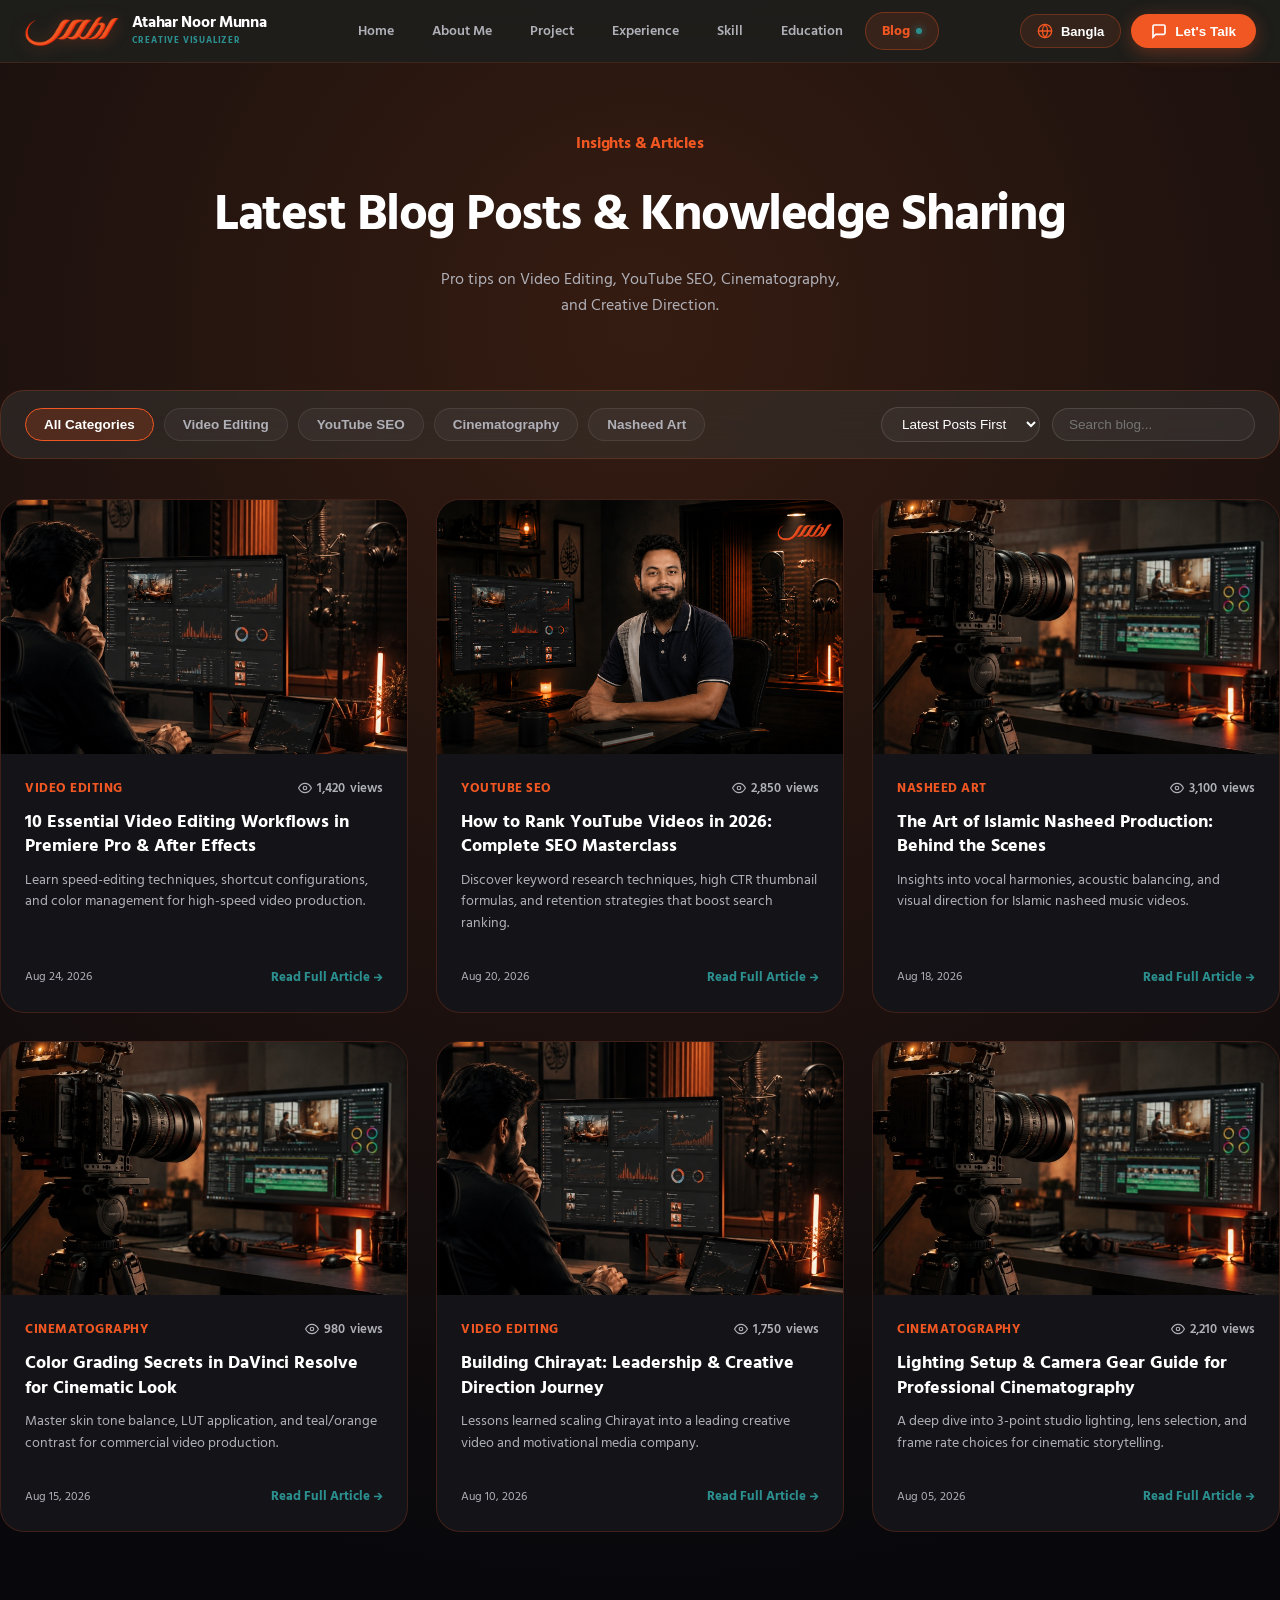
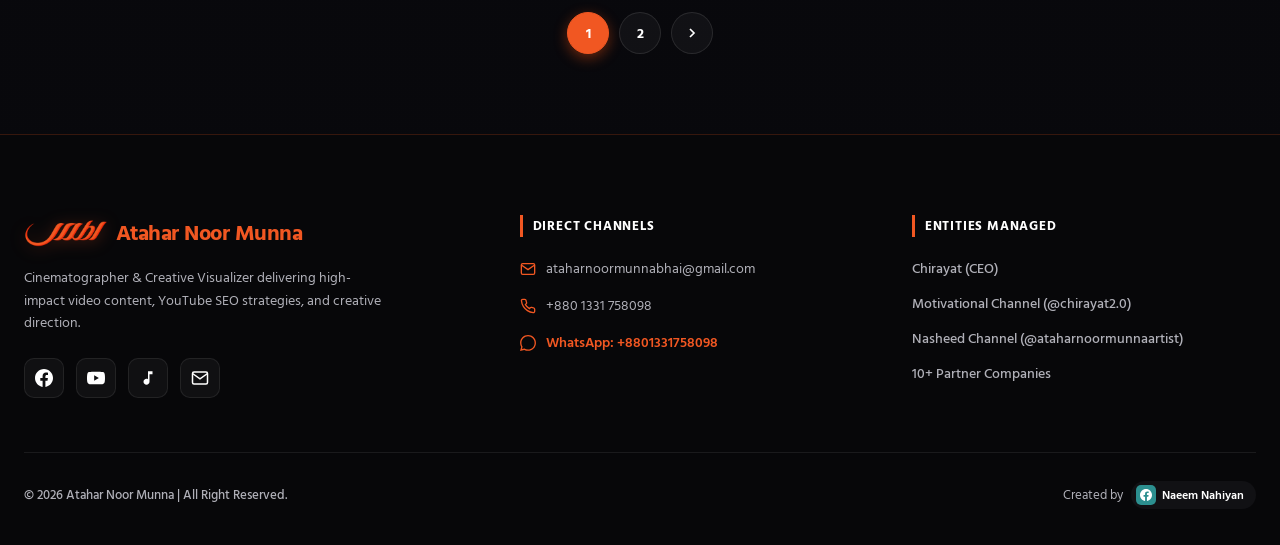
<file: blog.html>
<!DOCTYPE html>
<html lang="en" data-theme="dark">
<head>
  <meta charset="UTF-8">
  <meta name="viewport" content="width=device-width, initial-scale=1.0">
  <!-- Primary Meta Tags -->
  <title>Blog & Insights — Atahar Noor Munna</title>
  <meta name="title" content="Blog & Insights — Atahar Noor Munna">
  <meta name="description" content="Read Insights on Video Editing Workflows, YouTube SEO, Nasheed Music Production, and DaVinci Resolve Color Grading by Atahar Noor Munna.">

  <!-- Open Graph / WhatsApp Social Sharing Meta Tags -->
  <meta property="og:type" content="website">
  <meta property="og:url" content="https://portfolio-atahar.pages.dev/blog.html">
  <meta property="og:title" content="Blog & Insights — Atahar Noor Munna">
  <meta property="og:description" content="Read Insights on Video Editing Workflows, YouTube SEO, Nasheed Music Production, and DaVinci Resolve Color Grading by Atahar Noor Munna.">
  <meta property="og:image" content="https://portfolio-atahar.pages.dev/atahar_noor.jpg">
  <meta property="og:image:secure_url" content="https://portfolio-atahar.pages.dev/atahar_noor.jpg">
  <meta property="og:image:type" content="image/jpeg">
  <meta property="og:site_name" content="Atahar Noor Munna Portfolio">

  <!-- Twitter Social Sharing Meta Tags -->
  <meta name="twitter:card" content="summary_large_image">
  <meta name="twitter:title" content="Blog & Insights — Atahar Noor Munna">
  <meta name="twitter:description" content="Read Insights on Video Editing Workflows, YouTube SEO, Nasheed Music Production, and DaVinci Resolve Color Grading by Atahar Noor Munna.">
  <meta name="twitter:image" content="https://portfolio-atahar.pages.dev/atahar_noor.jpg">
  <link rel="icon" type="image/svg+xml" href="favicon.svg">
  <link rel="stylesheet" href="style.css">
</head>
<body class="subpage-bg">

  <!-- Floating Sparkles Container -->
  <div class="sparkle-container">
    <div class="sparkle" style="left: 15%; animation-delay: 0.5s;"></div>
    <div class="sparkle" style="left: 35%; animation-delay: 2.5s;"></div>
    <div class="sparkle" style="left: 60%; animation-delay: 1.2s;"></div>
    <div class="sparkle" style="left: 80%; animation-delay: 3.5s;"></div>
    <div class="sparkle" style="left: 95%; animation-delay: 0.8s;"></div>
  </div>

  <!-- Main Content Wrapper Overlay -->
  <div class="content-wrapper">

    <!-- Header Navbar -->
    <header class="navbar">
      <div class="navbar-inner">
        <!-- Left: Logo -->
        <a href="index.html" class="nav-brand">
          <img src="logo.png" alt="Atahar Noor Munna Logo" class="brand-logo-img">
          <div class="brand-text">
            <span class="brand-name">Atahar Noor Munna</span>
            <span class="brand-sub" data-i18n="brand_sub">CREATIVE VISUALIZER</span>
          </div>
        </a>

        <!-- Center: Nav Links -->
        <nav class="nav-menu">
          <ul class="nav-links">
            <li><a href="index.html" class="nav-link" data-i18n="nav_home">Home</a></li>
            <li><a href="index.html#about" class="nav-link" data-i18n="nav_about">About Me</a></li>
            <li><a href="projects.html" class="nav-link" data-i18n="nav_projects">Project</a></li>
            <li><a href="index.html#experience" class="nav-link" data-i18n="nav_experience">Experience</a></li>
            <li><a href="index.html#skills" class="nav-link" data-i18n="nav_skills">Skill</a></li>
            <li><a href="index.html#education" class="nav-link" data-i18n="nav_education">Education</a></li>
            <li><a href="blog.html" class="nav-link active"><span data-i18n="nav_blog">Blog</span> <span class="active-dot"></span></a></li>
            <li>
              <a href="javascript:void(0)" onclick="navigator.clipboard.writeText(window.location.href); alert('Portfolio link copied to clipboard!');" class="nav-link mobile-share-link">
                <span style="display:inline-flex; align-items:center; gap:8px; color:var(--accent-teal);">
                  <svg width="15" height="15" viewBox="0 0 24 24" fill="none" stroke="currentColor" stroke-width="2">
                    <circle cx="18" cy="5" r="3"></circle>
                    <circle cx="6" cy="12" r="3"></circle>
                    <circle cx="18" cy="19" r="3"></circle>
                    <line x1="8.59" y1="13.51" x2="15.42" y2="17.49"></line>
                    <line x1="15.41" y1="6.51" x2="8.59" y2="10.49"></line>
                  </svg>
                  Share Portfolio Link
                </span>
              </a>
            </li>
          </ul>
        </nav>

        <!-- Right: Actions -->
        <div class="nav-actions">
          <button class="nav-lang-btn" id="lang-toggle-btn" aria-label="Switch Language">
            <span class="lang-icon-wrap">
              <svg width="16" height="16" viewBox="0 0 24 24" fill="none" stroke="currentColor" stroke-width="2" stroke-linecap="round" stroke-linejoin="round">
                <circle cx="12" cy="12" r="10"></circle>
                <line x1="2" y1="12" x2="22" y2="12"></line>
                <path d="M12 2a15.3 15.3 0 0 1 4 10 15.3 15.3 0 0 1-4 10 15.3 15.3 0 0 1-4-10 15.3 15.3 0 0 1 4-10z"></path>
              </svg>
            </span>
            <span id="lang-btn-text">Bangla</span>
          </button>

          <button class="btn-pill-orange-cta" onclick="openConsultationModal()">
            <svg width="16" height="16" viewBox="0 0 24 24" fill="none" stroke="currentColor" stroke-width="2.5">
              <path d="M21 15a2 2 0 0 1-2 2H7l-4 4V5a2 2 0 0 1 2-2h14a2 2 0 0 1 2 2z"></path>
            </svg>
            <span data-i18n="lets_talk">Let's Talk</span>
          </button>

          <!-- Mobile Hamburger Menu Button -->
          <button class="mobile-menu-btn" id="mobile-menu-toggle" aria-label="Toggle Navigation Menu">
            <svg width="20" height="20" viewBox="0 0 24 24" fill="none" stroke="currentColor" stroke-width="2.2" stroke-linecap="round" stroke-linejoin="round">
              <line x1="3" y1="6" x2="21" y2="6"></line>
              <line x1="3" y1="12" x2="21" y2="12"></line>
              <line x1="3" y1="18" x2="21" y2="18"></line>
            </svg>
          </button>
        </div>
      </div>
    </header>

    <!-- Page Header Banner -->
    <div class="page-header-banner">
      <span class="section-accent-tag" data-i18n="blog_header_tag">Insights & Articles</span>
      <h1 class="section-title" style="margin-bottom:12px;" data-i18n="blog_header_title">Latest Blog Posts & Knowledge Sharing</h1>
      <p class="hero-description" style="margin:0 auto 32px;" data-i18n="blog_header_desc">Pro tips on Video Editing, YouTube SEO, Cinematography, and Creative Direction.</p>
    </div>

    <!-- Filter Bar (Latest Post, Category, Search) -->
    <div class="filter-bar">
      <div class="filter-tabs" id="blog-category-tabs">
        <button class="filter-btn active" data-category="all" data-i18n="bcat_all">All Categories</button>
        <button class="filter-btn" data-category="editing" data-i18n="bcat_editing">Video Editing</button>
        <button class="filter-btn" data-category="seo" data-i18n="bcat_seo">YouTube SEO</button>
        <button class="filter-btn" data-category="cinematography" data-i18n="bcat_cinema">Cinematography</button>
        <button class="filter-btn" data-category="nasheed" data-i18n="bcat_nasheed">Nasheed Art</button>
      </div>

      <div style="display:flex; gap:12px; align-items:center;">
        <select class="search-input" id="sort-select" onchange="sortBlogPosts(this.value)">
          <option value="latest">Latest Posts First</option>
          <option value="popular">Most Viewed</option>
          <option value="oldest">Oldest First</option>
        </select>
        <input type="text" id="blog-search" class="search-input" placeholder="Search blog..." onkeyup="filterBlogSearch(this.value)">
      </div>
    </div>

    <!-- Blog Grid (3 Columns x 6 Posts per Page) -->
    <div class="blog-grid" id="blog-posts-container">
      <!-- Post 1 -->
      <div class="blog-card" data-post-id="1" data-category="editing" data-views="1420" data-date="2026-08-24">
        <a href="10-essential-video-editing-workflows-in-premiere-pro-after-effects.html" class="blog-card-img-link">
          <img src="card1.jpg" alt="Video Editing Workflows" class="blog-card-img">
        </a>
        <div class="blog-card-body">
          <div class="blog-meta-row">
            <span class="blog-category-tag" data-i18n="b1_cat">Video Editing</span>
            <span class="blog-views-count">
              <svg width="14" height="14" viewBox="0 0 24 24" fill="none" stroke="currentColor" stroke-width="2"><circle cx="12" cy="12" r="3"/><path d="M1 12s4-8 11-8 11 8 11 8-4 8-11 8-11-8-11-8z"/></svg>
              <span class="view-num">1,420</span> views
            </span>
          </div>
          <h3 class="blog-card-title"><a href="10-essential-video-editing-workflows-in-premiere-pro-after-effects.html" data-i18n="b1_title">10 Essential Video Editing Workflows in Premiere Pro & After Effects</a></h3>
          <p class="blog-card-excerpt" data-i18n="b1_desc">Learn speed-editing techniques, shortcut configurations, and color management for high-speed video production.</p>
          <div style="display:flex; justify-content:space-between; align-items:center; margin-top:12px;">
            <span style="font-size:12px; color:var(--text-muted);">Aug 24, 2026</span>
            <a href="10-essential-video-editing-workflows-in-premiere-pro-after-effects.html" style="color:var(--accent-teal); font-size:13px; font-weight:700; text-decoration:none;">Read Full Article →</a>
          </div>
        </div>
      </div>

      <!-- Post 2 -->
      <div class="blog-card" data-post-id="2" data-category="seo" data-views="2850" data-date="2026-08-20">
        <a href="how-to-rank-youtube-videos-in-2026-complete-seo-masterclass.html" class="blog-card-img-link">
          <img src="atahar_noor.jpg" alt="YouTube SEO Masterclass" class="blog-card-img">
        </a>
        <div class="blog-card-body">
          <div class="blog-meta-row">
            <span class="blog-category-tag" data-i18n="b2_cat">YouTube SEO</span>
            <span class="blog-views-count">
              <svg width="14" height="14" viewBox="0 0 24 24" fill="none" stroke="currentColor" stroke-width="2"><circle cx="12" cy="12" r="3"/><path d="M1 12s4-8 11-8 11 8 11 8-4 8-11 8-11-8-11-8z"/></svg>
              <span class="view-num">2,850</span> views
            </span>
          </div>
          <h3 class="blog-card-title"><a href="how-to-rank-youtube-videos-in-2026-complete-seo-masterclass.html" data-i18n="b2_title">How to Rank YouTube Videos in 2026: Complete SEO Masterclass</a></h3>
          <p class="blog-card-excerpt" data-i18n="b2_desc">Discover keyword research techniques, high CTR thumbnail formulas, and retention strategies that boost search ranking.</p>
          <div style="display:flex; justify-content:space-between; align-items:center; margin-top:12px;">
            <span style="font-size:12px; color:var(--text-muted);">Aug 20, 2026</span>
            <a href="how-to-rank-youtube-videos-in-2026-complete-seo-masterclass.html" style="color:var(--accent-teal); font-size:13px; font-weight:700; text-decoration:none;">Read Full Article →</a>
          </div>
        </div>
      </div>

      <!-- Post 3 -->
      <div class="blog-card" data-post-id="3" data-category="nasheed" data-views="3100" data-date="2026-08-18">
        <a href="the-art-of-islamic-nasheed-production-behind-the-scenes.html" class="blog-card-img-link">
          <img src="card3.jpg" alt="Islamic Nasheed Production" class="blog-card-img">
        </a>
        <div class="blog-card-body">
          <div class="blog-meta-row">
            <span class="blog-category-tag" data-i18n="b3_cat">Nasheed Art</span>
            <span class="blog-views-count">
              <svg width="14" height="14" viewBox="0 0 24 24" fill="none" stroke="currentColor" stroke-width="2"><circle cx="12" cy="12" r="3"/><path d="M1 12s4-8 11-8 11 8 11 8-4 8-11 8-11-8-11-8z"/></svg>
              <span class="view-num">3,100</span> views
            </span>
          </div>
          <h3 class="blog-card-title"><a href="the-art-of-islamic-nasheed-production-behind-the-scenes.html" data-i18n="b3_title">The Art of Islamic Nasheed Production: Behind the Scenes</a></h3>
          <p class="blog-card-excerpt" data-i18n="b3_desc">Insights into vocal harmonies, acoustic balancing, and visual direction for Islamic nasheed music videos.</p>
          <div style="display:flex; justify-content:space-between; align-items:center; margin-top:12px;">
            <span style="font-size:12px; color:var(--text-muted);">Aug 18, 2026</span>
            <a href="the-art-of-islamic-nasheed-production-behind-the-scenes.html" style="color:var(--accent-teal); font-size:13px; font-weight:700; text-decoration:none;">Read Full Article →</a>
          </div>
        </div>
      </div>

      <!-- Post 4 -->
      <div class="blog-card" data-post-id="4" data-category="cinematography" data-views="980" data-date="2026-08-15">
        <a href="color-grading-secrets-in-davinci-resolve-for-cinematic-look.html" class="blog-card-img-link">
          <img src="card3.jpg" alt="DaVinci Color Grading Secrets" class="blog-card-img">
        </a>
        <div class="blog-card-body">
          <div class="blog-meta-row">
            <span class="blog-category-tag" data-i18n="b4_cat">Cinematography</span>
            <span class="blog-views-count">
              <svg width="14" height="14" viewBox="0 0 24 24" fill="none" stroke="currentColor" stroke-width="2"><circle cx="12" cy="12" r="3"/><path d="M1 12s4-8 11-8 11 8 11 8-4 8-11 8-11-8-11-8z"/></svg>
              <span class="view-num">980</span> views
            </span>
          </div>
          <h3 class="blog-card-title"><a href="color-grading-secrets-in-davinci-resolve-for-cinematic-look.html" data-i18n="b4_title">Color Grading Secrets in DaVinci Resolve for Cinematic Look</a></h3>
          <p class="blog-card-excerpt" data-i18n="b4_desc">Master skin tone balance, LUT application, and teal/orange contrast for commercial video production.</p>
          <div style="display:flex; justify-content:space-between; align-items:center; margin-top:12px;">
            <span style="font-size:12px; color:var(--text-muted);">Aug 15, 2026</span>
            <a href="color-grading-secrets-in-davinci-resolve-for-cinematic-look.html" style="color:var(--accent-teal); font-size:13px; font-weight:700; text-decoration:none;">Read Full Article →</a>
          </div>
        </div>
      </div>

      <!-- Post 5 -->
      <div class="blog-card" data-post-id="5" data-category="editing" data-views="1750" data-date="2026-08-10">
        <a href="building-chirayat-leadership-creative-direction-journey.html" class="blog-card-img-link">
          <img src="card1.jpg" alt="Building Chirayat" class="blog-card-img">
        </a>
        <div class="blog-card-body">
          <div class="blog-meta-row">
            <span class="blog-category-tag" data-i18n="b5_cat">Video Editing</span>
            <span class="blog-views-count">
              <svg width="14" height="14" viewBox="0 0 24 24" fill="none" stroke="currentColor" stroke-width="2"><circle cx="12" cy="12" r="3"/><path d="M1 12s4-8 11-8 11 8 11 8-4 8-11 8-11-8-11-8z"/></svg>
              <span class="view-num">1,750</span> views
            </span>
          </div>
          <h3 class="blog-card-title"><a href="building-chirayat-leadership-creative-direction-journey.html" data-i18n="b5_title">Building Chirayat: Leadership & Creative Direction Journey</a></h3>
          <p class="blog-card-excerpt" data-i18n="b5_desc">Lessons learned scaling Chirayat into a leading creative video and motivational media company.</p>
          <div style="display:flex; justify-content:space-between; align-items:center; margin-top:12px;">
            <span style="font-size:12px; color:var(--text-muted);">Aug 10, 2026</span>
            <a href="building-chirayat-leadership-creative-direction-journey.html" style="color:var(--accent-teal); font-size:13px; font-weight:700; text-decoration:none;">Read Full Article →</a>
          </div>
        </div>
      </div>

      <!-- Post 6 -->
      <div class="blog-card" data-post-id="6" data-category="cinematography" data-views="2210" data-date="2026-08-05">
        <a href="lighting-setup-camera-gear-guide-for-professional-cinematography.html" class="blog-card-img-link">
          <img src="card3.jpg" alt="Lighting Setup Guide" class="blog-card-img">
        </a>
        <div class="blog-card-body">
          <div class="blog-meta-row">
            <span class="blog-category-tag" data-i18n="b6_cat">Cinematography</span>
            <span class="blog-views-count">
              <svg width="14" height="14" viewBox="0 0 24 24" fill="none" stroke="currentColor" stroke-width="2"><circle cx="12" cy="12" r="3"/><path d="M1 12s4-8 11-8 11 8 11 8-4 8-11 8-11-8-11-8z"/></svg>
              <span class="view-num">2,210</span> views
            </span>
          </div>
          <h3 class="blog-card-title"><a href="lighting-setup-camera-gear-guide-for-professional-cinematography.html" data-i18n="b6_title">Lighting Setup & Camera Gear Guide for Professional Cinematography</a></h3>
          <p class="blog-card-excerpt" data-i18n="b6_desc">A deep dive into 3-point studio lighting, lens selection, and frame rate choices for cinematic storytelling.</p>
          <div style="display:flex; justify-content:space-between; align-items:center; margin-top:12px;">
            <span style="font-size:12px; color:var(--text-muted);">Aug 05, 2026</span>
            <a href="lighting-setup-camera-gear-guide-for-professional-cinematography.html" style="color:var(--accent-teal); font-size:13px; font-weight:700; text-decoration:none;">Read Full Article →</a>
          </div>
        </div>
      </div>
    </div>

    <!-- Pagination Wrapper -->
    <div class="pagination-wrapper">
      <a href="javascript:void(0)" class="page-btn active">1</a>
      <a href="javascript:void(0)" class="page-btn" onclick="alert('Page 2 blog posts loaded!')">2</a>
      <a href="javascript:void(0)" class="page-btn" onclick="alert('Page 2 blog posts loaded!')">
        <svg width="16" height="16" viewBox="0 0 24 24" fill="none" stroke="currentColor" stroke-width="2.5"><polyline points="9 18 15 12 9 6"/></svg>
      </a>
    </div>

    <!-- Full 3-Column Footer Section -->
    <footer class="contact-section" id="contact">
      <div class="footer-inner-wrapper">
        <div class="footer-grid">
          
          <!-- Column 1: Brand & Short Bio -->
          <div class="footer-col brand-col">
            <a href="index.html" class="footer-logo">
              <img src="logo.png" alt="Atahar Noor Munna Logo" class="footer-logo-img">
              <span>Atahar Noor <span>Munna</span></span>
            </a>
            <p class="footer-bio" data-i18n="footer_bio">
              Cinematographer & Creative Visualizer delivering high-impact video content, YouTube SEO strategies, and creative direction.
            </p>
            <div class="social-links-row">
              <a href="https://www.facebook.com/naeemdaprince" target="_blank" rel="noopener noreferrer" class="social-btn" aria-label="Facebook">
                <svg width="18" height="18" viewBox="0 0 24 24" fill="currentColor">
                  <path d="M24 12.073c0-6.627-5.373-12-12-12s-12 5.373-12 12c0 5.99 4.388 10.954 10.125 11.854v-8.385H7.078v-3.47h3.047V9.43c0-3.007 1.792-4.669 4.533-4.669 1.312 0 2.686.235 2.686.235v2.953H15.83c-1.491 0-1.956.925-1.956 1.874v2.25h3.328l-.532 3.47h-2.796v8.385C19.612 23.027 24 18.062 24 12.073z"/>
                </svg>
              </a>
              <a href="https://youtube.com/@chirayat2.0" target="_blank" rel="noopener noreferrer" class="social-btn" aria-label="YouTube Motivational">
                <svg width="18" height="18" viewBox="0 0 24 24" fill="currentColor">
                  <path d="M23.498 6.186a3.016 3.016 0 0 0-2.122-2.136C19.505 3.545 12 3.545 12 3.545s-7.505 0-9.377.505A3.017 3.017 0 0 0 .502 6.186C0 8.07 0 12 0 12s0 3.93.502 5.814a3.016 3.016 0 0 0 2.122 2.136c1.871.505 9.376.505 9.376.505s7.505 0 9.377-.505a3.015 3.015 0 0 0 2.122-2.136C24 15.93 24 12 24 12s0-3.93-.502-5.814zM9.545 15.568V8.432L15.818 12l-6.273 3.568z"/>
                </svg>
              </a>
              <a href="https://youtube.com/@ataharnoormunnaartist" target="_blank" rel="noopener noreferrer" class="social-btn" aria-label="YouTube Nasheed">
                <svg width="18" height="18" viewBox="0 0 24 24" fill="currentColor">
                  <path d="M12 3v10.55c-.59-.34-1.27-.55-2-.55-2.21 0-4 1.79-4 4s1.79 4 4 4 4-1.79 4-4V7h4V3h-6z"/>
                </svg>
              </a>
              <a href="mailto:ataharnoormunnabhai@gmail.com" class="social-btn" aria-label="Email">
                <svg width="18" height="18" viewBox="0 0 24 24" fill="none" stroke="currentColor" stroke-width="2">
                  <path d="M4 4h16c1.1 0 2 .9 2 2v12c0 1.1-.9 2-2 2H4c-1.1 0-2-.9-2-2V6c0-1.1.9-2 2-2z"/>
                  <polyline points="22,6 12,13 2,6"/>
                </svg>
              </a>
            </div>
          </div>

          <!-- Column 2: DIRECT CHANNELS -->
          <div class="footer-col">
            <h4 class="footer-col-title" data-i18n="channels_title">DIRECT CHANNELS</h4>
            <div class="contact-links-list">
              <a href="mailto:ataharnoormunnabhai@gmail.com" class="footer-contact-link">
                <svg width="16" height="16" viewBox="0 0 24 24" fill="none" stroke="currentColor" stroke-width="2" class="link-icon">
                  <path d="M4 4h16c1.1 0 2 .9 2 2v12c0 1.1-.9 2-2 2H4c-1.1 0-2-.9-2-2V6c0-1.1.9-2 2-2z"/>
                  <polyline points="22,6 12,13 2,6"/>
                </svg>
                ataharnoormunnabhai@gmail.com
              </a>
              <a href="tel:01331758098" class="footer-contact-link">
                <svg width="16" height="16" viewBox="0 0 24 24" fill="none" stroke="currentColor" stroke-width="2" class="link-icon">
                  <path d="M22 16.92v3a2 2 0 0 1-2.18 2 19.79 19.79 0 0 1-8.63-3.07 19.5 19.5 0 0 1-6-6 19.79 19.79 0 0 1-3.07-8.67A2 2 0 0 1 4.11 2h3a2 2 0 0 1 2 1.72 12.84 12.84 0 0 0 .7 2.81 2 2 0 0 1-.45 2.11L8.09 9.91a16 16 0 0 0 6 6l1.27-1.27a2 2 0 0 1 2.11-.45 12.84 12.84 0 0 0 2.81.7A2 2 0 0 1 22 16.92z"/>
                </svg>
                +880 1331 758098
              </a>
              <a href="https://wa.me/8801331758098" target="_blank" rel="noopener noreferrer" class="footer-contact-link highlight">
                <svg width="16" height="16" viewBox="0 0 24 24" fill="currentColor" class="link-icon">
                  <path d="M.057 24l1.687-6.163c-1.041-1.804-1.588-3.849-1.587-5.946.003-6.556 5.338-11.891 11.893-11.891 3.181.001 6.167 1.24 8.413 3.488 2.245 2.248 3.481 5.236 3.48 8.414-.003 6.557-5.338 11.892-11.893 11.892-1.99-.001-3.951-.5-5.688-1.448l-6.305 1.654zm6.597-3.807c1.676.995 3.276 1.591 5.392 1.592 5.448 0 9.886-4.434 9.889-9.885.002-5.462-4.415-9.89-9.881-9.892-5.452 0-9.887 4.434-9.889 9.884-.001 2.225.651 3.891 1.746 5.634l-.999 3.648 3.742-.981z"/>
                </svg>
                WhatsApp: +8801331758098
              </a>
            </div>
          </div>

          <!-- Column 3: ENTITIES MANAGED -->
          <div class="footer-col">
            <h4 class="footer-col-title" data-i18n="entities_title">ENTITIES MANAGED</h4>
            <ul class="footer-entities-list">
              <li>Chirayat (CEO)</li>
              <li>Motivational Channel (@chirayat2.0)</li>
              <li>Nasheed Channel (@ataharnoormunnaartist)</li>
              <li>10+ Partner Companies</li>
            </ul>
          </div>

        </div>

        <!-- Bottom Bar -->
        <div class="footer-bottom">
          <p class="copyright-text">&copy; 2026 Atahar Noor Munna | All Right Reserved.</p>
          <div class="created-by-container">
            <span class="created-label" data-i18n="created_by">Created by</span>
            <a href="https://www.facebook.com/naeemdaprince" target="_blank" rel="noopener noreferrer" class="created-badge">
              <span class="created-fb-icon">
                <svg width="12" height="12" viewBox="0 0 24 24" fill="currentColor">
                  <path d="M24 12.073c0-6.627-5.373-12-12-12s-12 5.373-12 12c0 5.99 4.388 10.954 10.125 11.854v-8.385H7.078v-3.47h3.047V9.43c0-3.007 1.792-4.669 4.533-4.669 1.312 0 2.686.235 2.686.235v2.953H15.83c-1.491 0-1.956.925-1.956 1.874v2.25h3.328l-.532 3.47h-2.796v8.385C19.612 23.027 24 18.062 24 12.073z"/>
                </svg>
              </span>
              Naeem Nahiyan
            </a>
          </div>
        </div>
      </div>
    </footer>

  </div>

  <!-- Consultation Pop-up Form Modal (Glowing Border, Clean Title) -->
  <div class="modal-overlay" id="consultation-modal">
    <div class="modal-card">
      <button class="modal-close-btn" onclick="closeConsultationModal()" aria-label="Close">
        <svg width="18" height="18" viewBox="0 0 24 24" fill="none" stroke="currentColor" stroke-width="2.5">
          <line x1="18" y1="6" x2="6" y2="18"></line>
          <line x1="6" y1="6" x2="18" y2="18"></line>
        </svg>
      </button>

      <h3 class="modal-title">Book Consultation Session</h3>
      <p class="modal-subtitle">Submit details directly to our secured pipeline, or launch instantly via WhatsApp.</p>

      <form id="consultation-form" onsubmit="handleFormSubmit(event)">
        <div class="modal-form-group">
          <label class="modal-label">FULL NAME *</label>
          <div class="input-wrapper">
            <span class="input-icon">
              <svg width="18" height="18" viewBox="0 0 24 24" fill="none" stroke="currentColor" stroke-width="2">
                <path d="M20 21v-2a4 4 0 0 0-4-4H8a4 4 0 0 0-4 4v2"></path>
                <circle cx="12" cy="7" r="4"></circle>
              </svg>
            </span>
            <input type="text" id="modal-name" class="modal-input" placeholder="your full name" required>
          </div>
        </div>

        <div class="modal-form-group">
          <label class="modal-label">WHATSAPP / MOBILE NUMBER *</label>
          <div class="input-wrapper">
            <span class="input-icon">
              <svg width="18" height="18" viewBox="0 0 24 24" fill="none" stroke="currentColor" stroke-width="2">
                <path d="M22 16.92v3a2 2 0 0 1-2.18 2 19.79 19.79 0 0 1-8.63-3.07 19.5 19.5 0 0 1-6-6 19.79 19.79 0 0 1-3.07-8.67A2 2 0 0 1 4.11 2h3a2 2 0 0 1 2 1.72 12.84 12.84 0 0 0 .7 2.81 2 2 0 0 1-.45 2.11L8.09 9.91a16 16 0 0 0 6 6l1.27-1.27a2 2 0 0 1 2.11-.45 12.84 12.84 0 0 0 2.81.7A2 2 0 0 1 22 16.92z"></path>
              </svg>
            </span>
            <input type="tel" id="modal-phone" class="modal-input" placeholder="+88017XXXXXXXX" required>
          </div>
        </div>

        <div class="modal-form-group">
          <label class="modal-label">WHAT YOU WANT / CONSULTATION REQUIREMENTS *</label>
          <div class="input-wrapper">
            <span class="input-icon" style="top:16px;">
              <svg width="18" height="18" viewBox="0 0 24 24" fill="none" stroke="currentColor" stroke-width="2">
                <path d="M21 15a2 2 0 0 1-2 2H7l-4 4V5a2 2 0 0 1 2-2h14a2 2 0 0 1 2 2z"></path>
              </svg>
            </span>
            <textarea id="modal-requirements" class="modal-textarea" placeholder="Tell us about your video editing, cinematography or YouTube SEO requirements..." required></textarea>
          </div>
        </div>

        <div class="modal-actions">
          <button type="submit" class="btn-confirm-submit">
            <svg width="18" height="18" viewBox="0 0 24 24" fill="none" stroke="currentColor" stroke-width="2.5">
              <path d="M22 11.08V12a10 10 0 1 1-5.93-9.14"></path>
              <polyline points="22 4 12 14.01 9 11.01"></polyline>
            </svg>
            CONFIRM & SUBMIT
          </button>

          <button type="button" class="btn-send-whatsapp" onclick="sendToWhatsApp()">
            <svg width="18" height="18" viewBox="0 0 24 24" fill="currentColor">
              <path d="M.057 24l1.687-6.163c-1.041-1.804-1.588-3.849-1.587-5.946.003-6.556 5.338-11.891 11.893-11.891 3.181.001 6.167 1.24 8.413 3.488 2.245 2.248 3.481 5.236 3.48 8.414-.003 6.557-5.338 11.892-11.893 11.892-1.99-.001-3.951-.5-5.688-1.448l-6.305 1.654zm6.597-3.807c1.676.995 3.276 1.591 5.392 1.592 5.448 0 9.886-4.434 9.889-9.885.002-5.462-4.415-9.89-9.881-9.892-5.452 0-9.887 4.434-9.889 9.884-.001 2.225.651 3.891 1.746 5.634l-.999 3.648 3.742-.981z"/>
            </svg>
            LAUNCH WHATSAPP
          </button>
        </div>
      </form>
    </div>
  </div>

  <script src="script.js"></script>
</body>
</html>
</file>
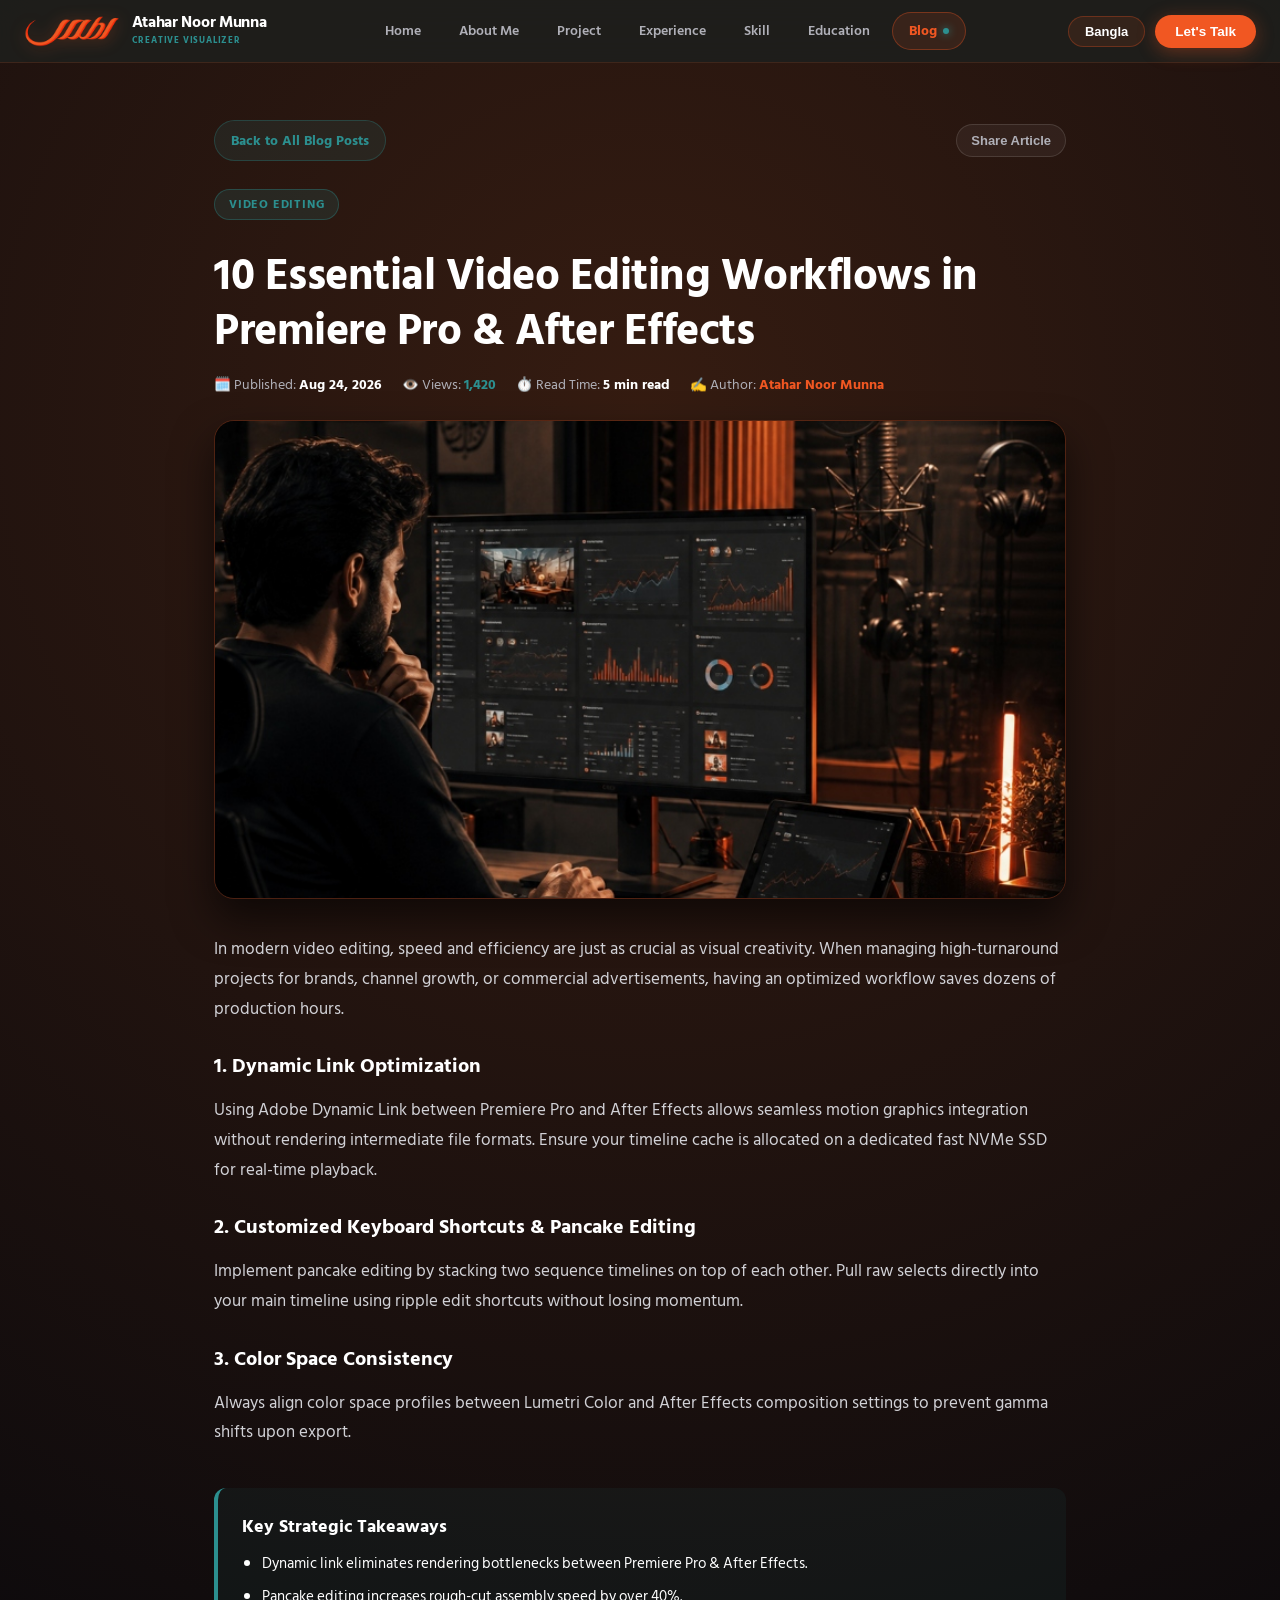
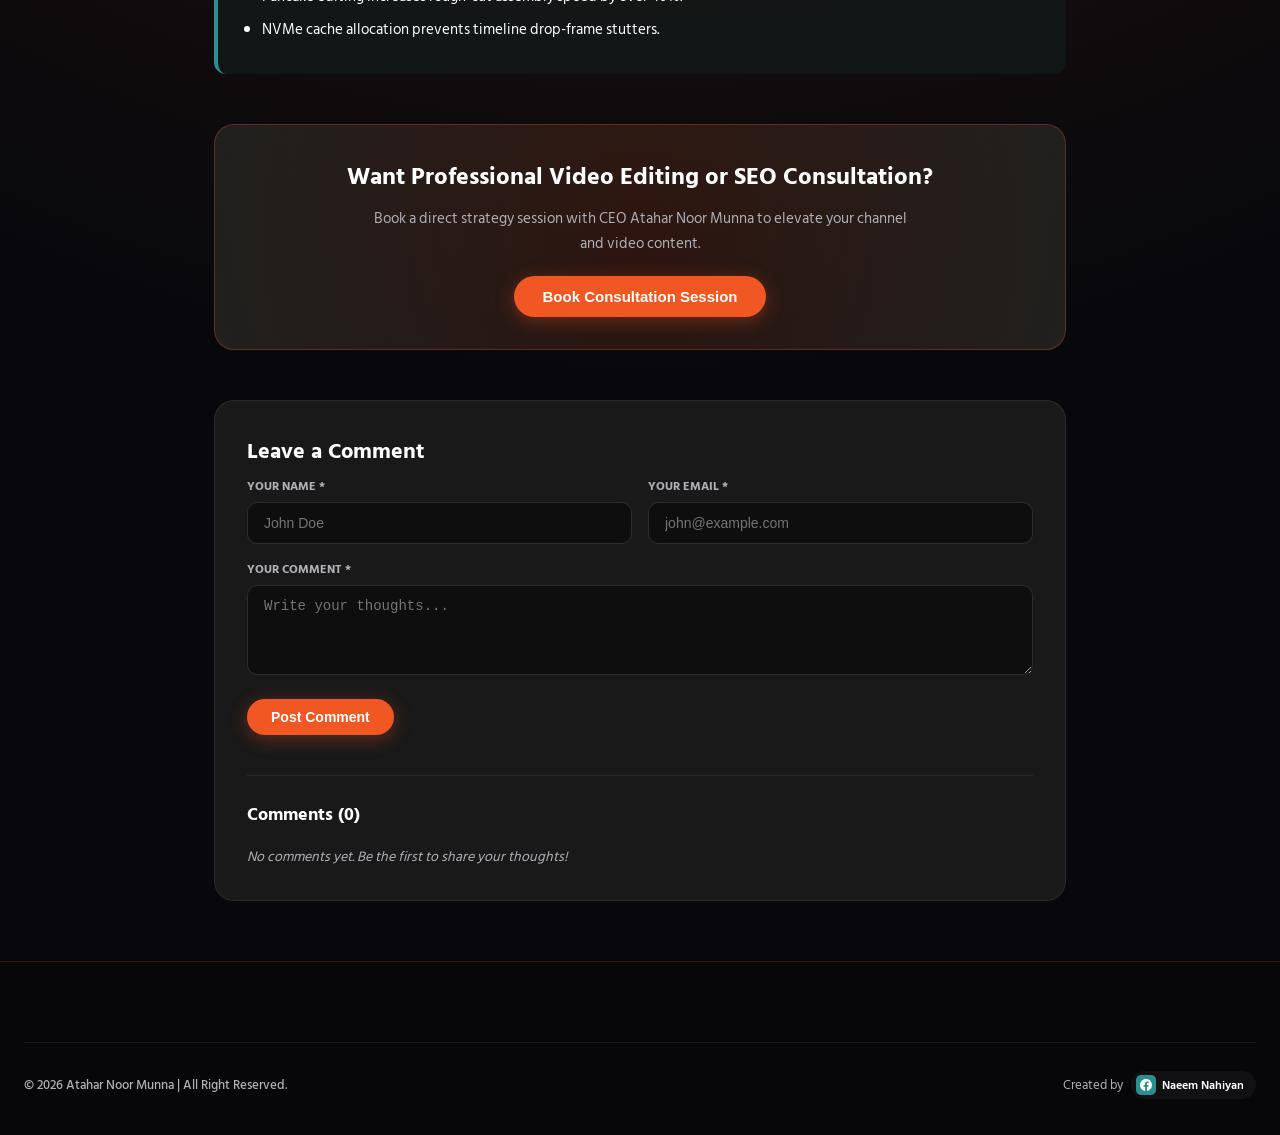
<file: building-chirayat-leadership-creative-direction-journey.html>
<!DOCTYPE html>
<html lang="en" data-theme="dark">
<head>
  <meta charset="UTF-8">
  <meta name="viewport" content="width=device-width, initial-scale=1.0">
  <title>Building Chirayat: Leadership & Creative Direction Journey — Atahar Noor Munna</title>

  <meta property="og:type" content="article">
  <meta property="og:title" content="Building Chirayat: Leadership & Creative Direction Journey">
  <meta property="og:description" content="Lessons learned scaling Chirayat into a leading creative video and motivational media company.">
  <meta property="og:image" content="https://portfolio-atahar.pages.dev/card1.jpg">
  <meta property="og:image:secure_url" content="https://portfolio-atahar.pages.dev/card1.jpg">
  <meta property="og:image:type" content="image/jpeg">
  <meta property="og:site_name" content="Atahar Noor Munna Portfolio">

  <meta name="twitter:card" content="summary_large_image">
  <meta name="twitter:title" content="Building Chirayat: Leadership & Creative Direction Journey">
  <meta name="twitter:description" content="Lessons learned scaling Chirayat into a leading creative video and motivational media company.">
  <meta name="twitter:image" content="https://portfolio-atahar.pages.dev/card1.jpg">

  <link rel="icon" type="image/svg+xml" href="favicon.svg">
  <link rel="stylesheet" href="style.css">
</head>
<body class="subpage-bg">

  <div class="sparkle-container">
    <div class="sparkle" style="left:15%; animation-delay:0s;"></div>
    <div class="sparkle" style="left:40%; animation-delay:2s;"></div>
    <div class="sparkle" style="left:75%; animation-delay:4s;"></div>
    <div class="sparkle" style="left:88%; animation-delay:1.5s;"></div>
  </div>

  <div class="content-wrapper">

    <header class="navbar">
      <div class="navbar-inner">
        <a href="index.html" class="nav-brand">
          <img src="logo.png" alt="Atahar Noor Munna Logo" class="brand-logo-img">
          <div class="brand-text">
            <span class="brand-name">Atahar Noor Munna</span>
            <span class="brand-sub" data-i18n="brand_sub">CREATIVE VISUALIZER</span>
          </div>
        </a>

        <nav class="nav-menu">
          <ul class="nav-links">
            <li><a href="index.html" class="nav-link" data-i18n="nav_home">Home</a></li>
            <li><a href="index.html#about" class="nav-link" data-i18n="nav_about">About Me</a></li>
            <li><a href="projects.html" class="nav-link" data-i18n="nav_projects">Project</a></li>
            <li><a href="index.html#experience" class="nav-link" data-i18n="nav_experience">Experience</a></li>
            <li><a href="index.html#skills" class="nav-link" data-i18n="nav_skills">Skill</a></li>
            <li><a href="index.html#education" class="nav-link" data-i18n="nav_education">Education</a></li>
            <li><a href="blog.html" class="nav-link active"><span data-i18n="nav_blog">Blog</span> <span class="active-dot"></span></a></li>
          </ul>
        </nav>

        <div class="nav-actions">
          <button class="nav-lang-btn" id="lang-toggle-btn" aria-label="Switch Language">
            <span id="lang-btn-text">Bangla</span>
          </button>
          <button class="btn-pill-orange-cta" onclick="openConsultationModal()">Let's Talk</button>
        </div>
      </div>
    </header>

    <main style="padding: 120px 24px 60px; max-width: 900px; margin: 0 auto; width: 100%;">
      
      <div style="display:flex; justify-content:space-between; align-items:center; margin-bottom:28px;">
        <a href="blog.html" style="display:inline-flex; align-items:center; gap:8px; color:var(--accent-teal); font-weight:700; text-decoration:none; font-size:14px; background:rgba(44,143,143,0.12); border:1px solid rgba(44,143,143,0.3); padding:8px 16px; border-radius:30px;">
          Back to All Blog Posts
        </a>
        <button onclick="navigator.clipboard.writeText(window.location.href); alert('Article URL copied to clipboard!');" style="display:inline-flex; align-items:center; gap:6px; color:var(--text-muted); background:rgba(255,255,255,0.05); border:1px solid rgba(255,255,255,0.12); padding:8px 14px; border-radius:30px; font-size:13px; font-weight:600; cursor:pointer;">
          Share Article
        </button>
      </div>

      <article>
        <div style="margin-bottom: 24px;">
          <span id="detail-category" class="hero-tag" style="background:rgba(44,143,143,0.15); border-color:rgba(44,143,143,0.35); color:var(--accent-teal); font-size:12px;">VIDEO EDITING</span>
          <h1 id="detail-title" style="font-size: clamp(28px, 4vw, 44px); font-weight: 800; line-height: 1.25; margin: 12px 0 16px; color: var(--text-white); letter-spacing: -0.5px;">
            Building Chirayat: Leadership & Creative Direction Journey
          </h1>
          <div style="display:flex; gap:20px; align-items:center; font-size:13.5px; color:var(--text-muted); flex-wrap:wrap;">
            <span>🗓️ Published: <strong id="detail-date" style="color:var(--text-white);">Aug 10, 2026</strong></span>
            <span>👁️ Views: <strong id="detail-views" style="color:var(--accent-teal);">1,750</strong></span>
            <span>⏱️ Read Time: <strong style="color:var(--text-white);">5 min read</strong></span>
            <span>✍️ Author: <strong style="color:var(--accent-orange);">Atahar Noor Munna</strong></span>
          </div>
        </div>

        <div style="width:100%; aspect-ratio: 16/9; border-radius: 20px; overflow: hidden; margin-bottom: 36px; border: 1px solid var(--glass-border); box-shadow: 0 20px 40px rgba(0,0,0,0.6);">
          <img id="detail-image" src="card1.jpg" alt="Building Chirayat Banner" style="width:100%; height:100%; object-fit:cover;">
        </div>

        <div id="detail-content" style="font-size: 16.5px; line-height: 1.8; color: #d1d1d6;">
          <p>Leading Chirayat as CEO has been a rewarding journey of aligning visual storytelling, brand building, and creative leadership. From initial video concepts to managing full production pipelines, quality commitment is non-negotiable.</p>
        </div>

        <div style="background: rgba(44,143,143,0.08); border-left: 4px solid var(--accent-teal); padding: 24px; border-radius: 12px; margin: 40px 0;">
          <h3 style="font-size: 18px; font-weight: 800; color: var(--text-white); margin-bottom: 10px;">Key Strategic Takeaways</h3>
          <ul id="detail-takeaways" style="padding-left: 20px; font-size: 15px; color: var(--text-white);">
            <li>Creative leadership relies on clear brand standards.</li>
            <li>High production quality builds long-term client trust.</li>
          </ul>
        </div>

        <div style="background: radial-gradient(circle at 50% 50%, rgba(241,87,34,0.15) 0%, rgba(34,34,32,0.95) 100%); border: 1px solid rgba(241,87,34,0.3); padding: 32px; border-radius: 20px; text-align: center; margin-top: 50px;">
          <h3 style="font-size: 24px; font-weight: 800; color: var(--text-white); margin-bottom: 10px;">Want Professional Video Editing or SEO Consultation?</h3>
          <p style="font-size: 15px; color: var(--text-muted); max-width: 550px; margin: 0 auto 20px;">Book a direct strategy session with CEO Atahar Noor Munna to elevate your channel and video content.</p>
          <button class="btn-pill-orange-cta" onclick="openConsultationModal()" style="font-size: 15px; padding: 12px 28px;">Book Consultation Session</button>
        </div>

        <section class="blog-comments-section" style="margin-top: 50px; background: rgba(34, 34, 32, 0.7); border: 1px solid rgba(255, 255, 255, 0.08); border-radius: 20px; padding: 32px;">
          <h3 style="font-size: 22px; font-weight: 800; color: var(--text-white); margin-bottom: 8px;">Leave a Comment</h3>
          <form id="blog-comment-form" onsubmit="handleCommentSubmit(event)" style="display: flex; flex-direction: column; gap: 16px;">
            <div style="display: grid; grid-template-columns: repeat(auto-fit, minmax(240px, 1fr)); gap: 16px;">
              <div>
                <label style="display: block; font-size: 12px; font-weight: 700; color: var(--text-muted); margin-bottom: 6px;">YOUR NAME *</label>
                <input type="text" id="comment-name" required placeholder="John Doe" style="width: 100%; background: rgba(0, 0, 0, 0.4); border: 1px solid rgba(255, 255, 255, 0.12); padding: 12px 16px; border-radius: 10px; color: var(--text-white); font-size: 14px; outline: none;">
              </div>
              <div>
                <label style="display: block; font-size: 12px; font-weight: 700; color: var(--text-muted); margin-bottom: 6px;">YOUR EMAIL *</label>
                <input type="email" id="comment-email" required placeholder="john@example.com" style="width: 100%; background: rgba(0, 0, 0, 0.4); border: 1px solid rgba(255, 255, 255, 0.12); padding: 12px 16px; border-radius: 10px; color: var(--text-white); font-size: 14px; outline: none;">
              </div>
            </div>
            <div>
              <label style="display: block; font-size: 12px; font-weight: 700; color: var(--text-muted); margin-bottom: 6px;">YOUR COMMENT *</label>
              <textarea id="comment-text" required rows="4" placeholder="Write your thoughts..." style="width: 100%; background: rgba(0, 0, 0, 0.4); border: 1px solid rgba(255, 255, 255, 0.12); padding: 12px 16px; border-radius: 10px; color: var(--text-white); font-size: 14px; outline: none; resize: vertical;"></textarea>
            </div>
            <div>
              <button type="submit" class="btn-pill-orange-cta" style="font-size: 14px; padding: 10px 24px;">Post Comment</button>
            </div>
          </form>

          <div style="margin-top: 40px; border-top: 1px solid rgba(255, 255, 255, 0.08); padding-top: 24px;">
            <h4 id="comments-count-title" style="font-size: 18px; font-weight: 800; color: var(--text-white); margin-bottom: 16px;">Comments (0)</h4>
            <div id="comments-list" style="display: flex; flex-direction: column; gap: 16px;"></div>
          </div>
        </section>

      </article>

    </main>

    <footer class="contact-section" id="contact">
      <div class="footer-inner-wrapper">
        <div class="footer-bottom">
          <p class="copyright-text">&copy; 2026 Atahar Noor Munna | All Right Reserved.</p>
          <div class="created-by-container">
            <span class="created-label" data-i18n="created_by">Created by</span>
            <a href="https://www.facebook.com/naeemdaprince" target="_blank" rel="noopener noreferrer" class="created-badge">
              <span class="created-fb-icon">
                <svg width="12" height="12" viewBox="0 0 24 24" fill="currentColor">
                  <path d="M24 12.073c0-6.627-5.373-12-12-12s-12 5.373-12 12c0 5.99 4.388 10.954 10.125 11.854v-8.385H7.078v-3.47h3.047V9.43c0-3.007 1.792-4.669 4.533-4.669 1.312 0 2.686.235 2.686.235v2.953H15.83c-1.491 0-1.956.925-1.956 1.874v2.25h3.328l-.532 3.47h-2.796v8.385C19.612 23.027 24 18.062 24 12.073z"/>
                </svg>
              </span>
              Naeem Nahiyan
            </a>
          </div>
        </div>
      </div>
    </footer>

  </div>

  <script src="script.js"></script>
  <script>
    document.addEventListener('DOMContentLoaded', () => {
      if (window.renderBlogDetailPage) {
        window.renderBlogDetailPage('building-chirayat-leadership-creative-direction-journey');
      }
    });
  </script>
</body>
</html>
</file>
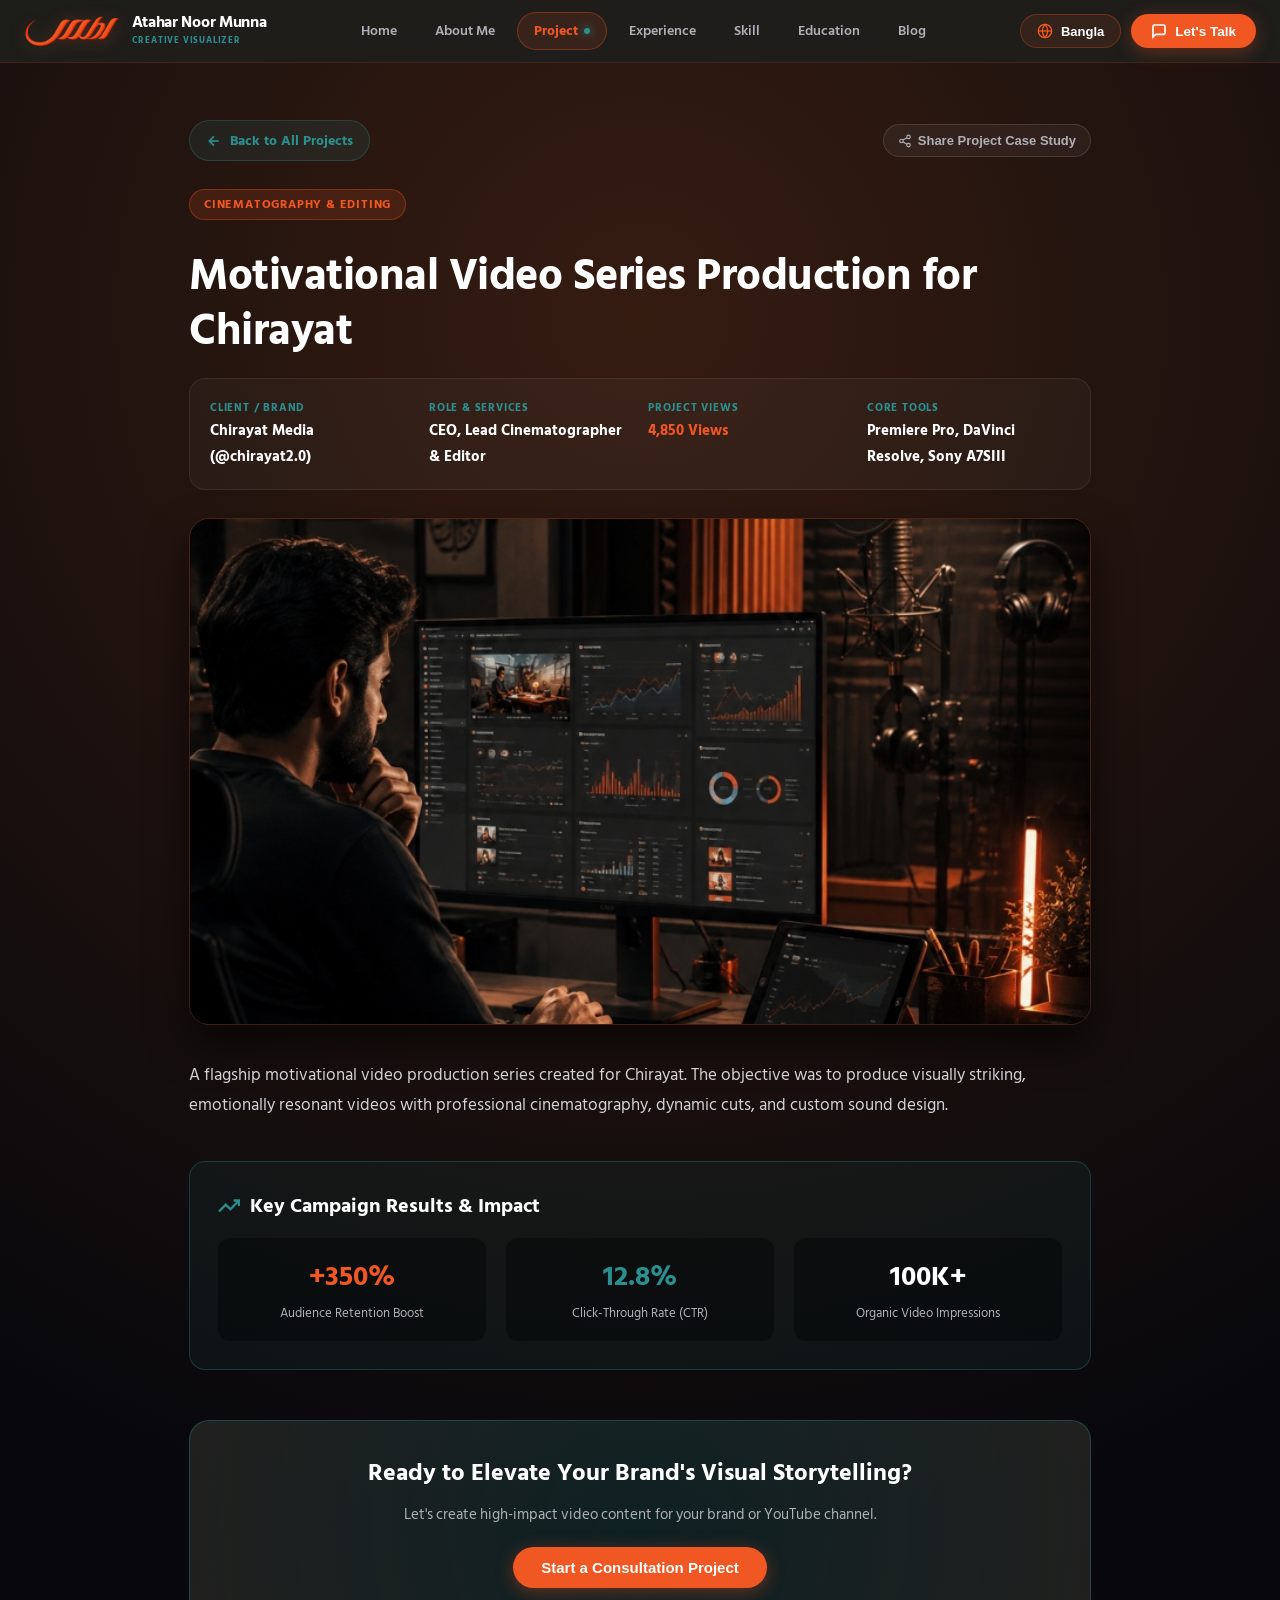
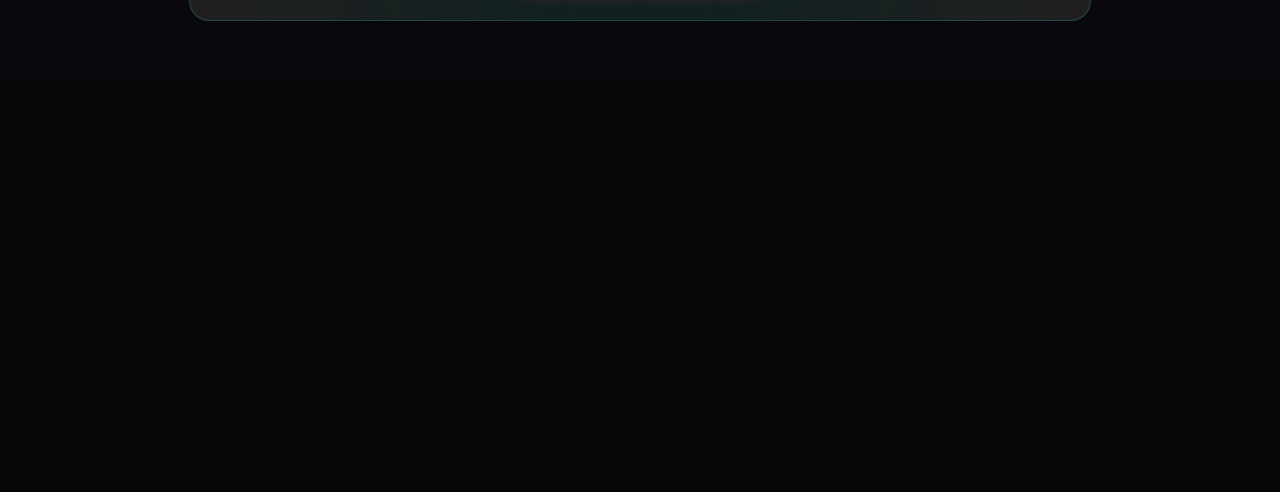
<file: client-channel-growth-0-to-100k-subscribers-case-study.html>
<!DOCTYPE html>
<html lang="en" data-theme="dark">
<head>
  <meta charset="UTF-8">
  <meta name="viewport" content="width=device-width, initial-scale=1.0">
  <title>Client Channel Growth: 0 to 100K Subscribers Case Study — Atahar Noor Munna</title>

  <meta property="og:type" content="article">
  <meta property="og:title" content="Client Channel Growth: 0 to 100K Subscribers Case Study">
  <meta property="og:description" content="Comprehensive YouTube SEO keyword optimization, metadata restructuring, and click-through rate optimization.">
  <meta property="og:image" content="https://portfolio-atahar.pages.dev/atahar_noor.jpg">
  <meta property="og:image:secure_url" content="https://portfolio-atahar.pages.dev/atahar_noor.jpg">
  <meta property="og:image:type" content="image/jpeg">
  <meta property="og:site_name" content="Atahar Noor Munna Portfolio">

  <meta name="twitter:card" content="summary_large_image">
  <meta name="twitter:title" content="Client Channel Growth: 0 to 100K Subscribers Case Study">
  <meta name="twitter:description" content="Comprehensive YouTube SEO keyword optimization, metadata restructuring, and click-through rate optimization.">
  <meta name="twitter:image" content="https://portfolio-atahar.pages.dev/atahar_noor.jpg">

  <link rel="icon" type="image/svg+xml" href="favicon.svg">
  <link rel="stylesheet" href="style.css">
</head>
<body class="subpage-bg">

  <div class="sparkle-container">
    <div class="sparkle" style="left:20%; animation-delay:0.5s;"></div>
    <div class="sparkle" style="left:50%; animation-delay:2.5s;"></div>
    <div class="sparkle" style="left:80%; animation-delay:1s;"></div>
  </div>

  <div class="content-wrapper">

    <!-- Header Navbar -->
    <header class="navbar">
      <div class="navbar-inner">
        <a href="index.html" class="nav-brand">
          <img src="logo.png" alt="Atahar Noor Munna Logo" class="brand-logo-img">
          <div class="brand-text">
            <span class="brand-name">Atahar Noor Munna</span>
            <span class="brand-sub" data-i18n="brand_sub">CREATIVE VISUALIZER</span>
          </div>
        </a>

        <nav class="nav-menu">
          <ul class="nav-links">
            <li><a href="index.html" class="nav-link" data-i18n="nav_home">Home</a></li>
            <li><a href="index.html#about" class="nav-link" data-i18n="nav_about">About Me</a></li>
            <li><a href="projects.html" class="nav-link active"><span data-i18n="nav_projects">Project</span> <span class="active-dot"></span></a></li>
            <li><a href="index.html#experience" class="nav-link" data-i18n="nav_experience">Experience</a></li>
            <li><a href="index.html#skills" class="nav-link" data-i18n="nav_skills">Skill</a></li>
            <li><a href="index.html#education" class="nav-link" data-i18n="nav_education">Education</a></li>
            <li><a href="blog.html" class="nav-link" data-i18n="nav_blog">Blog</a></li>
          </ul>
        </nav>

        <div class="nav-actions">
          <button class="nav-lang-btn" id="lang-toggle-btn" aria-label="Switch Language">
            <span class="lang-icon-wrap">
              <svg width="16" height="16" viewBox="0 0 24 24" fill="none" stroke="currentColor" stroke-width="2">
                <circle cx="12" cy="12" r="10"></circle>
                <line x1="2" y1="12" x2="22" y2="12"></line>
                <path d="M12 2a15.3 15.3 0 0 1 4 10 15.3 15.3 0 0 1-4 10 15.3 15.3 0 0 1-4-10 15.3 15.3 0 0 1 4-10z"></path>
              </svg>
            </span>
            <span id="lang-btn-text">Bangla</span>
          </button>

          <button class="btn-pill-orange-cta" onclick="openConsultationModal()">
            <svg width="16" height="16" viewBox="0 0 24 24" fill="none" stroke="currentColor" stroke-width="2.5">
              <path d="M21 15a2 2 0 0 1-2 2H7l-4 4V5a2 2 0 0 1 2-2h14a2 2 0 0 1 2 2z"></path>
            </svg>
            <span data-i18n="lets_talk">Let's Talk</span>
          </button>

          <button class="mobile-menu-btn" id="mobile-menu-toggle" aria-label="Toggle Navigation Menu">
            <svg width="20" height="20" viewBox="0 0 24 24" fill="none" stroke="currentColor" stroke-width="2.2">
              <line x1="3" y1="6" x2="21" y2="6"></line>
              <line x1="3" y1="12" x2="21" y2="12"></line>
              <line x1="3" y1="18" x2="21" y2="18"></line>
            </svg>
          </button>
        </div>
      </div>
    </header>

    <!-- Main Detail Container -->
    <main style="padding: 120px 24px 60px; max-width: 950px; margin: 0 auto; width: 100%;">
      
      <!-- Back Navigation -->
      <div style="display:flex; justify-content:space-between; align-items:center; margin-bottom:28px;">
        <a href="projects.html" style="display:inline-flex; align-items:center; gap:8px; color:var(--accent-teal); font-weight:700; text-decoration:none; font-size:14px; background:rgba(44,143,143,0.12); border:1px solid rgba(44,143,143,0.3); padding:8px 16px; border-radius:30px; transition:all 0.25s ease;" onmouseover="this.style.background='rgba(44,143,143,0.25)'" onmouseout="this.style.background='rgba(44,143,143,0.12)'">
          <svg width="16" height="16" viewBox="0 0 24 24" fill="none" stroke="currentColor" stroke-width="2.5"><line x1="19" y1="12" x2="5" y2="12"></line><polyline points="12 19 5 12 12 5"></polyline></svg>
          Back to All Projects
        </a>

        <button onclick="navigator.clipboard.writeText(window.location.href); alert('Project Link copied to clipboard!');" style="display:inline-flex; align-items:center; gap:6px; color:var(--text-muted); background:rgba(255,255,255,0.05); border:1px solid rgba(255,255,255,0.12); padding:8px 14px; border-radius:30px; font-size:13px; font-weight:600; cursor:pointer;">
          <svg width="14" height="14" viewBox="0 0 24 24" fill="none" stroke="currentColor" stroke-width="2"><circle cx="18" cy="5" r="3"/><circle cx="6" cy="12" r="3"/><circle cx="18" cy="19" r="3"/><line x1="8.59" y1="13.51" x2="15.42" y2="17.49"/><line x1="15.41" y1="6.51" x2="8.59" y2="10.49"/></svg>
          Share Project Case Study
        </button>
      </div>

      <!-- Project Header Banner -->
      <article>
        <div style="margin-bottom: 28px;">
          <span id="project-category" class="hero-tag" style="background:rgba(241,87,34,0.15); border-color:rgba(241,87,34,0.35); color:var(--accent-orange); font-size:12px;">YOUTUBE SEO</span>
          <h1 id="project-title" style="font-size: clamp(28px, 4vw, 44px); font-weight: 800; line-height: 1.25; margin: 12px 0 16px; color: var(--text-white); letter-spacing: -0.5px;">
            Client Channel Growth: 0 to 100K Subscribers Case Study
          </h1>
          
          <div style="display:grid; grid-template-columns: repeat(auto-fit, minmax(160px, 1fr)); gap:16px; background:rgba(255,255,255,0.03); border:1px solid rgba(255,255,255,0.08); padding:20px; border-radius:16px; margin-top:20px;">
            <div>
              <span style="display:block; font-size:11px; color:var(--accent-teal); font-weight:700; text-transform:uppercase; letter-spacing:0.8px;">CLIENT / BRAND</span>
              <strong id="project-client" style="font-size:14.5px; color:var(--text-white);">Partner Media Company</strong>
            </div>
            <div>
              <span style="display:block; font-size:11px; color:var(--accent-teal); font-weight:700; text-transform:uppercase; letter-spacing:0.8px;">ROLE & SERVICES</span>
              <strong id="project-role" style="font-size:14.5px; color:var(--text-white);">YouTube SEO Strategist & Consultant</strong>
            </div>
            <div>
              <span style="display:block; font-size:11px; color:var(--accent-teal); font-weight:700; text-transform:uppercase; letter-spacing:0.8px;">PROJECT VIEWS</span>
              <strong id="project-views" style="font-size:14.5px; color:var(--accent-orange);">6,340 Views</strong>
            </div>
            <div>
              <span style="display:block; font-size:11px; color:var(--accent-teal); font-weight:700; text-transform:uppercase; letter-spacing:0.8px;">CORE TOOLS</span>
              <strong id="project-tools" style="font-size:14.5px; color:var(--text-white);">YouTube Studio, VidIQ, Photoshop, SEO Analytics</strong>
            </div>
          </div>
        </div>

        <!-- Featured Media Showcase -->
        <div style="width:100%; aspect-ratio: 16/9; border-radius: 20px; overflow: hidden; margin-bottom: 36px; border: 1px solid var(--glass-border); box-shadow: 0 20px 40px rgba(0,0,0,0.6);">
          <img id="project-image" src="atahar_noor.jpg" alt="Client Channel Growth Case Study" style="width:100%; height:100%; object-fit:cover;">
        </div>

        <!-- Case Study Full Content -->
        <div id="project-content" style="font-size: 16.5px; line-height: 1.8; color: #d1d1d6;">
          <p>A comprehensive YouTube channel growth case study demonstrating 0 to 100K subscriber scaling through SEO keyword placement, custom thumbnail design, and audience retention optimization.</p>
        </div>

        <!-- Performance Metrics & Results -->
        <div style="background: rgba(44,143,143,0.08); border: 1px solid rgba(44,143,143,0.3); padding: 28px; border-radius: 16px; margin: 40px 0;">
          <h3 style="font-size: 20px; font-weight: 800; color: var(--text-white); margin-bottom: 16px; display:flex; align-items:center; gap:10px;">
            <svg width="22" height="22" viewBox="0 0 24 24" fill="none" stroke="#2c8f8f" stroke-width="2.5"><polyline points="23 6 13.5 15.5 8.5 10.5 1 18"></polyline><polyline points="17 6 23 6 23 12"></polyline></svg>
            Key Campaign Results & Impact
          </h3>
          <div style="display:grid; grid-template-columns: repeat(auto-fit, minmax(200px, 1fr)); gap:20px;" id="project-metrics">
            <div style="background:rgba(0,0,0,0.4); padding:16px; border-radius:12px; text-align:center;">
              <span style="font-size:28px; font-weight:800; color:var(--accent-orange); display:block;">+350%</span>
              <span style="font-size:13px; color:var(--text-muted);">Audience Retention Boost</span>
            </div>
            <div style="background:rgba(0,0,0,0.4); padding:16px; border-radius:12px; text-align:center;">
              <span style="font-size:28px; font-weight:800; color:var(--accent-teal); display:block;">12.8%</span>
              <span style="font-size:13px; color:var(--text-muted);">Click-Through Rate (CTR)</span>
            </div>
            <div style="background:rgba(0,0,0,0.4); padding:16px; border-radius:12px; text-align:center;">
              <span style="font-size:28px; font-weight:800; color:var(--text-white); display:block;">100K+</span>
              <span style="font-size:13px; color:var(--text-muted);">Organic Video Impressions</span>
            </div>
          </div>
        </div>

        <!-- Consultation Call to Action -->
        <div style="background: radial-gradient(circle at 50% 50%, rgba(44,143,143,0.18) 0%, rgba(34,34,32,0.95) 100%); border: 1px solid rgba(44,143,143,0.35); padding: 32px; border-radius: 20px; text-align: center; margin-top: 50px;">
          <h3 style="font-size: 24px; font-weight: 800; color: var(--text-white); margin-bottom: 10px;">Ready to Elevate Your Brand's Visual Storytelling?</h3>
          <p style="font-size: 15px; color: var(--text-muted); max-width: 550px; margin: 0 auto 20px;">Let's create high-impact video content for your brand or YouTube channel.</p>
          <button class="btn-pill-orange-cta" onclick="openConsultationModal()" style="font-size: 15px; padding: 12px 28px;">
            Start a Consultation Project
          </button>
        </div>

      </article>

    </main>

    <!-- Footer -->
    <footer class="contact-section" id="contact">
      <div class="footer-inner-wrapper">
        <div class="footer-grid">
          
          <div class="footer-col brand-col">
            <a href="index.html" class="footer-logo">
              <img src="logo.png" alt="Atahar Noor Munna Logo" class="footer-logo-img">
              <span>Atahar Noor <span>Munna</span></span>
            </a>
            <p class="footer-bio" data-i18n="footer_bio">
              Cinematographer & Creative Visualizer delivering high-impact video content, YouTube SEO strategies, and creative direction.
            </p>
            <div class="social-links-row">
              <a href="https://www.facebook.com/naeemdaprince" target="_blank" class="social-btn"><svg width="18" height="18" viewBox="0 0 24 24" fill="currentColor"><path d="M24 12.073c0-6.627-5.373-12-12-12s-12 5.373-12 12c0 5.99 4.388 10.954 10.125 11.854v-8.385H7.078v-3.47h3.047V9.43c0-3.007 1.792-4.669 4.533-4.669 1.312 0 2.686.235 2.686.235v2.953H15.83c-1.491 0-1.956.925-1.956 1.874v2.25h3.328l-.532 3.47h-2.796v8.385C19.612 23.027 24 18.062 24 12.073z"/></svg></a>
              <a href="https://youtube.com/@chirayat2.0" target="_blank" class="social-btn"><svg width="18" height="18" viewBox="0 0 24 24" fill="currentColor"><path d="M23.498 6.186a3.016 3.016 0 0 0-2.122-2.136C19.505 3.545 12 3.545 12 3.545s-7.505 0-9.377.505A3.017 3.017 0 0 0 .502 6.186C0 8.07 0 12 0 12s0 3.93.502 5.814a3.016 3.016 0 0 0 2.122 2.136c1.871.505 9.376.505 9.376.505s7.505 0 9.377-.505a3.015 3.015 0 0 0 2.122-2.136C24 15.93 24 12 24 12s0-3.93-.502-5.814zM9.545 15.568V8.432L15.818 12l-6.273 3.568z"/></svg></a>
              <a href="https://youtube.com/@ataharnoormunnaartist" target="_blank" class="social-btn"><svg width="18" height="18" viewBox="0 0 24 24" fill="currentColor"><path d="M12 3v10.55c-.59-.34-1.27-.55-2-.55-2.21 0-4 1.79-4 4s1.79 4 4 4 4-1.79 4-4V7h4V3h-6z"/></svg></a>
            </div>
          </div>

          <div class="footer-col">
            <h4 class="footer-col-title" data-i18n="channels_title">DIRECT CHANNELS</h4>
            <div class="contact-links-list">
              <a href="mailto:ataharnoormunnabhai@gmail.com" class="footer-contact-link">ataharnoormunnabhai@gmail.com</a>
              <a href="tel:01331758098" class="footer-contact-link">+880 1331 758098</a>
              <a href="https://wa.me/8801331758098" target="_blank" class="footer-contact-link highlight">WhatsApp: +8801331758098</a>
            </div>
          </div>

          <div class="footer-col">
            <h4 class="footer-col-title" data-i18n="entities_title">ENTITIES MANAGED</h4>
            <ul class="footer-entities-list">
              <li>Chirayat (CEO)</li>
              <li>Motivational Channel (@chirayat2.0)</li>
              <li>Nasheed Channel (@ataharnoormunnaartist)</li>
            </ul>
          </div>

        </div>

        <div class="footer-bottom">
          <p class="copyright-text">&copy; 2026 Atahar Noor Munna | All Right Reserved.</p>
          <div class="created-by-container">
            <span class="created-label" data-i18n="created_by">Created by</span>
            <a href="https://www.facebook.com/naeemdaprince" target="_blank" rel="noopener noreferrer" class="created-badge">
              <span class="created-fb-icon">
                <svg width="12" height="12" viewBox="0 0 24 24" fill="currentColor">
                  <path d="M24 12.073c0-6.627-5.373-12-12-12s-12 5.373-12 12c0 5.99 4.388 10.954 10.125 11.854v-8.385H7.078v-3.47h3.047V9.43c0-3.007 1.792-4.669 4.533-4.669 1.312 0 2.686.235 2.686.235v2.953H15.83c-1.491 0-1.956.925-1.956 1.874v2.25h3.328l-.532 3.47h-2.796v8.385C19.612 23.027 24 18.062 24 12.073z"/>
                </svg>
              </span>
              Naeem Nahiyan
            </a>
          </div>
        </div>
      </div>
    </footer>

  </div>

  <!-- Consultation Modal -->
  <div class="modal-overlay" id="consultation-modal">
    <div class="modal-card">
      <button class="modal-close-btn" onclick="closeConsultationModal()">✕</button>
      <h3 class="modal-title">Book Consultation Session</h3>
      <form id="consultation-form" onsubmit="handleFormSubmit(event)">
        <div class="modal-form-group">
          <label class="modal-label">FULL NAME *</label>
          <input type="text" id="modal-name" class="modal-input" placeholder="your full name" required>
        </div>
        <div class="modal-form-group">
          <label class="modal-label">WHATSAPP / MOBILE NUMBER *</label>
          <input type="tel" id="modal-phone" class="modal-input" placeholder="+88017XXXXXXXX" required>
        </div>
        <div class="modal-form-group">
          <label class="modal-label">REQUIREMENTS *</label>
          <textarea id="modal-requirements" class="modal-textarea" placeholder="Tell us about your requirements..." required></textarea>
        </div>
        <div class="modal-actions">
          <button type="submit" class="btn-confirm-submit">CONFIRM & SUBMIT</button>
          <button type="button" class="btn-send-whatsapp" onclick="sendToWhatsApp()">LAUNCH WHATSAPP</button>
        </div>
      </form>
    </div>
  </div>

  <script src="script.js"></script>
  <script>
    document.addEventListener('DOMContentLoaded', () => {
      if (window.renderProjectDetailPage) {
        window.renderProjectDetailPage('client-channel-growth-0-to-100k-subscribers-case-study');
      }
    });
  </script>
</body>
</html>
</file>
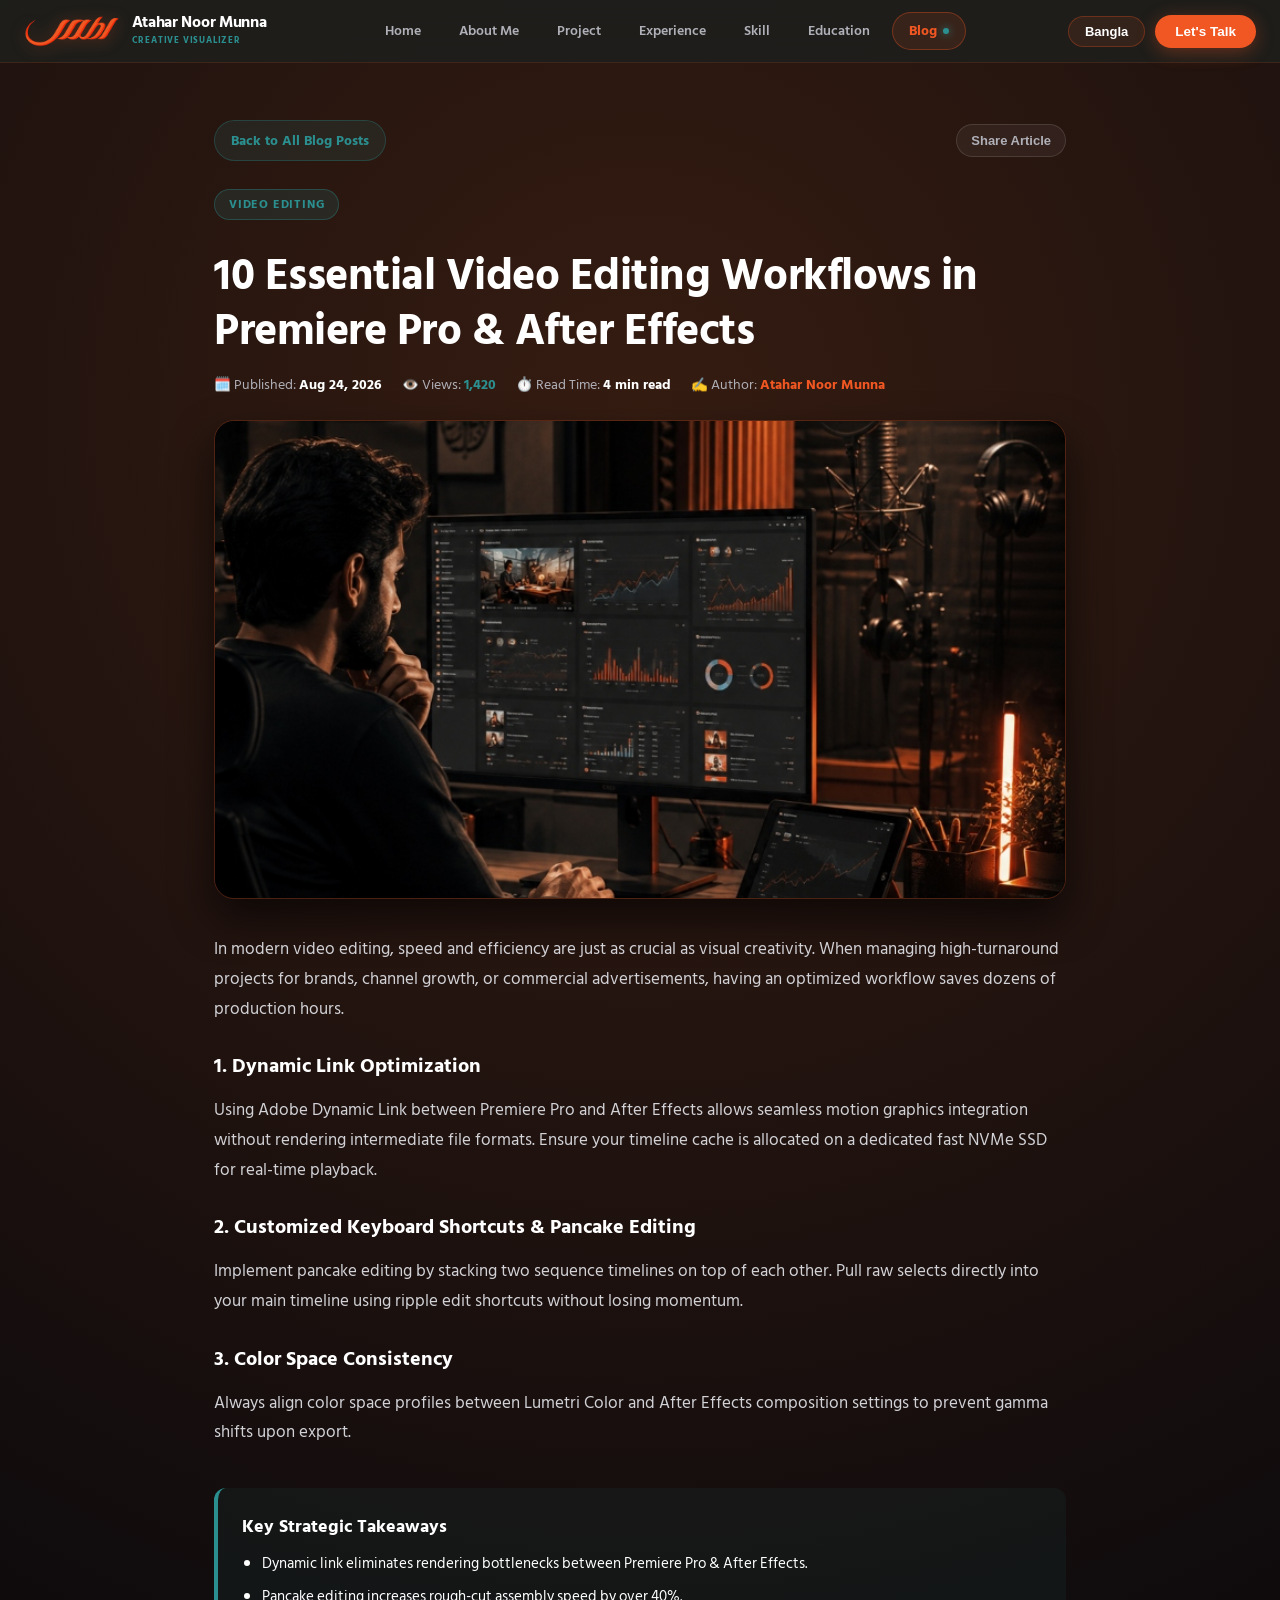
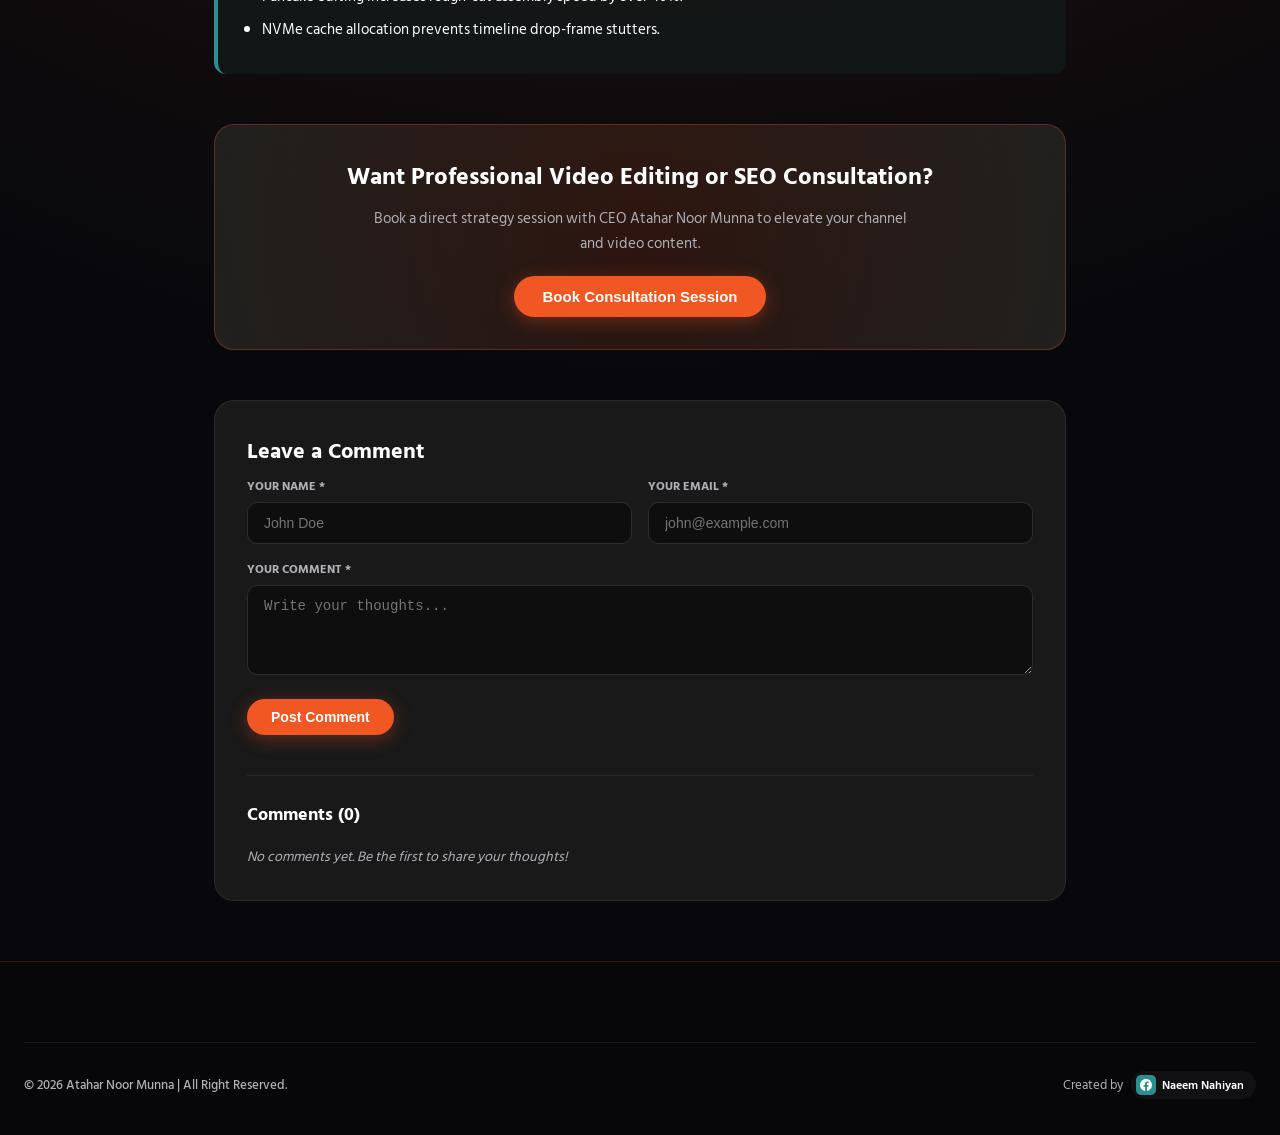
<file: color-grading-secrets-in-davinci-resolve-for-cinematic-look.html>
<!DOCTYPE html>
<html lang="en" data-theme="dark">
<head>
  <meta charset="UTF-8">
  <meta name="viewport" content="width=device-width, initial-scale=1.0">
  <title>Color Grading Secrets in DaVinci Resolve for Cinematic Look — Atahar Noor Munna</title>

  <meta property="og:type" content="article">
  <meta property="og:title" content="Color Grading Secrets in DaVinci Resolve for Cinematic Look">
  <meta property="og:description" content="Master skin tone balance, LUT application, and teal/orange contrast for commercial video production.">
  <meta property="og:image" content="https://portfolio-atahar.pages.dev/card3.jpg">
  <meta property="og:image:secure_url" content="https://portfolio-atahar.pages.dev/card3.jpg">
  <meta property="og:image:type" content="image/jpeg">
  <meta property="og:site_name" content="Atahar Noor Munna Portfolio">

  <meta name="twitter:card" content="summary_large_image">
  <meta name="twitter:title" content="Color Grading Secrets in DaVinci Resolve for Cinematic Look">
  <meta name="twitter:description" content="Master skin tone balance, LUT application, and teal/orange contrast for commercial video production.">
  <meta name="twitter:image" content="https://portfolio-atahar.pages.dev/card3.jpg">

  <link rel="icon" type="image/svg+xml" href="favicon.svg">
  <link rel="stylesheet" href="style.css">
</head>
<body class="subpage-bg">

  <div class="sparkle-container">
    <div class="sparkle" style="left:15%; animation-delay:0s;"></div>
    <div class="sparkle" style="left:40%; animation-delay:2s;"></div>
    <div class="sparkle" style="left:75%; animation-delay:4s;"></div>
    <div class="sparkle" style="left:88%; animation-delay:1.5s;"></div>
  </div>

  <div class="content-wrapper">

    <header class="navbar">
      <div class="navbar-inner">
        <a href="index.html" class="nav-brand">
          <img src="logo.png" alt="Atahar Noor Munna Logo" class="brand-logo-img">
          <div class="brand-text">
            <span class="brand-name">Atahar Noor Munna</span>
            <span class="brand-sub" data-i18n="brand_sub">CREATIVE VISUALIZER</span>
          </div>
        </a>

        <nav class="nav-menu">
          <ul class="nav-links">
            <li><a href="index.html" class="nav-link" data-i18n="nav_home">Home</a></li>
            <li><a href="index.html#about" class="nav-link" data-i18n="nav_about">About Me</a></li>
            <li><a href="projects.html" class="nav-link" data-i18n="nav_projects">Project</a></li>
            <li><a href="index.html#experience" class="nav-link" data-i18n="nav_experience">Experience</a></li>
            <li><a href="index.html#skills" class="nav-link" data-i18n="nav_skills">Skill</a></li>
            <li><a href="index.html#education" class="nav-link" data-i18n="nav_education">Education</a></li>
            <li><a href="blog.html" class="nav-link active"><span data-i18n="nav_blog">Blog</span> <span class="active-dot"></span></a></li>
          </ul>
        </nav>

        <div class="nav-actions">
          <button class="nav-lang-btn" id="lang-toggle-btn" aria-label="Switch Language">
            <span id="lang-btn-text">Bangla</span>
          </button>
          <button class="btn-pill-orange-cta" onclick="openConsultationModal()">Let's Talk</button>
        </div>
      </div>
    </header>

    <main style="padding: 120px 24px 60px; max-width: 900px; margin: 0 auto; width: 100%;">
      
      <div style="display:flex; justify-content:space-between; align-items:center; margin-bottom:28px;">
        <a href="blog.html" style="display:inline-flex; align-items:center; gap:8px; color:var(--accent-teal); font-weight:700; text-decoration:none; font-size:14px; background:rgba(44,143,143,0.12); border:1px solid rgba(44,143,143,0.3); padding:8px 16px; border-radius:30px;">
          Back to All Blog Posts
        </a>
        <button onclick="navigator.clipboard.writeText(window.location.href); alert('Article URL copied to clipboard!');" style="display:inline-flex; align-items:center; gap:6px; color:var(--text-muted); background:rgba(255,255,255,0.05); border:1px solid rgba(255,255,255,0.12); padding:8px 14px; border-radius:30px; font-size:13px; font-weight:600; cursor:pointer;">
          Share Article
        </button>
      </div>

      <article>
        <div style="margin-bottom: 24px;">
          <span id="detail-category" class="hero-tag" style="background:rgba(44,143,143,0.15); border-color:rgba(44,143,143,0.35); color:var(--accent-teal); font-size:12px;">CINEMATOGRAPHY</span>
          <h1 id="detail-title" style="font-size: clamp(28px, 4vw, 44px); font-weight: 800; line-height: 1.25; margin: 12px 0 16px; color: var(--text-white); letter-spacing: -0.5px;">
            Color Grading Secrets in DaVinci Resolve for Cinematic Look
          </h1>
          <div style="display:flex; gap:20px; align-items:center; font-size:13.5px; color:var(--text-muted); flex-wrap:wrap;">
            <span>🗓️ Published: <strong id="detail-date" style="color:var(--text-white);">Aug 15, 2026</strong></span>
            <span>👁️ Views: <strong id="detail-views" style="color:var(--accent-teal);">980</strong></span>
            <span>⏱️ Read Time: <strong style="color:var(--text-white);">4 min read</strong></span>
            <span>✍️ Author: <strong style="color:var(--accent-orange);">Atahar Noor Munna</strong></span>
          </div>
        </div>

        <div style="width:100%; aspect-ratio: 16/9; border-radius: 20px; overflow: hidden; margin-bottom: 36px; border: 1px solid var(--glass-border); box-shadow: 0 20px 40px rgba(0,0,0,0.6);">
          <img id="detail-image" src="card3.jpg" alt="Color Grading Secrets Banner" style="width:100%; height:100%; object-fit:cover;">
        </div>

        <div id="detail-content" style="font-size: 16.5px; line-height: 1.8; color: #d1d1d6;">
          <p>DaVinci Resolve is the industry standard for color grading. Achieving a polished, cinematic film look requires structured node trees and careful skin tone isolation.</p>
        </div>

        <div style="background: rgba(44,143,143,0.08); border-left: 4px solid var(--accent-teal); padding: 24px; border-radius: 12px; margin: 40px 0;">
          <h3 style="font-size: 18px; font-weight: 800; color: var(--text-white); margin-bottom: 10px;">Key Strategic Takeaways</h3>
          <ul id="detail-takeaways" style="padding-left: 20px; font-size: 15px; color: var(--text-white);">
            <li>Separate primary balancing nodes from creative color look nodes.</li>
            <li>Protect natural skin tones on the vector scope indicator line.</li>
          </ul>
        </div>

        <div style="background: radial-gradient(circle at 50% 50%, rgba(241,87,34,0.15) 0%, rgba(34,34,32,0.95) 100%); border: 1px solid rgba(241,87,34,0.3); padding: 32px; border-radius: 20px; text-align: center; margin-top: 50px;">
          <h3 style="font-size: 24px; font-weight: 800; color: var(--text-white); margin-bottom: 10px;">Want Professional Video Editing or SEO Consultation?</h3>
          <p style="font-size: 15px; color: var(--text-muted); max-width: 550px; margin: 0 auto 20px;">Book a direct strategy session with CEO Atahar Noor Munna to elevate your channel and video content.</p>
          <button class="btn-pill-orange-cta" onclick="openConsultationModal()" style="font-size: 15px; padding: 12px 28px;">Book Consultation Session</button>
        </div>

        <section class="blog-comments-section" style="margin-top: 50px; background: rgba(34, 34, 32, 0.7); border: 1px solid rgba(255, 255, 255, 0.08); border-radius: 20px; padding: 32px;">
          <h3 style="font-size: 22px; font-weight: 800; color: var(--text-white); margin-bottom: 8px;">Leave a Comment</h3>
          <form id="blog-comment-form" onsubmit="handleCommentSubmit(event)" style="display: flex; flex-direction: column; gap: 16px;">
            <div style="display: grid; grid-template-columns: repeat(auto-fit, minmax(240px, 1fr)); gap: 16px;">
              <div>
                <label style="display: block; font-size: 12px; font-weight: 700; color: var(--text-muted); margin-bottom: 6px;">YOUR NAME *</label>
                <input type="text" id="comment-name" required placeholder="John Doe" style="width: 100%; background: rgba(0, 0, 0, 0.4); border: 1px solid rgba(255, 255, 255, 0.12); padding: 12px 16px; border-radius: 10px; color: var(--text-white); font-size: 14px; outline: none;">
              </div>
              <div>
                <label style="display: block; font-size: 12px; font-weight: 700; color: var(--text-muted); margin-bottom: 6px;">YOUR EMAIL *</label>
                <input type="email" id="comment-email" required placeholder="john@example.com" style="width: 100%; background: rgba(0, 0, 0, 0.4); border: 1px solid rgba(255, 255, 255, 0.12); padding: 12px 16px; border-radius: 10px; color: var(--text-white); font-size: 14px; outline: none;">
              </div>
            </div>
            <div>
              <label style="display: block; font-size: 12px; font-weight: 700; color: var(--text-muted); margin-bottom: 6px;">YOUR COMMENT *</label>
              <textarea id="comment-text" required rows="4" placeholder="Write your thoughts..." style="width: 100%; background: rgba(0, 0, 0, 0.4); border: 1px solid rgba(255, 255, 255, 0.12); padding: 12px 16px; border-radius: 10px; color: var(--text-white); font-size: 14px; outline: none; resize: vertical;"></textarea>
            </div>
            <div>
              <button type="submit" class="btn-pill-orange-cta" style="font-size: 14px; padding: 10px 24px;">Post Comment</button>
            </div>
          </form>

          <div style="margin-top: 40px; border-top: 1px solid rgba(255, 255, 255, 0.08); padding-top: 24px;">
            <h4 id="comments-count-title" style="font-size: 18px; font-weight: 800; color: var(--text-white); margin-bottom: 16px;">Comments (0)</h4>
            <div id="comments-list" style="display: flex; flex-direction: column; gap: 16px;"></div>
          </div>
        </section>

      </article>

    </main>

    <footer class="contact-section" id="contact">
      <div class="footer-inner-wrapper">
        <div class="footer-bottom">
          <p class="copyright-text">&copy; 2026 Atahar Noor Munna | All Right Reserved.</p>
          <div class="created-by-container">
            <span class="created-label" data-i18n="created_by">Created by</span>
            <a href="https://www.facebook.com/naeemdaprince" target="_blank" rel="noopener noreferrer" class="created-badge">
              <span class="created-fb-icon">
                <svg width="12" height="12" viewBox="0 0 24 24" fill="currentColor">
                  <path d="M24 12.073c0-6.627-5.373-12-12-12s-12 5.373-12 12c0 5.99 4.388 10.954 10.125 11.854v-8.385H7.078v-3.47h3.047V9.43c0-3.007 1.792-4.669 4.533-4.669 1.312 0 2.686.235 2.686.235v2.953H15.83c-1.491 0-1.956.925-1.956 1.874v2.25h3.328l-.532 3.47h-2.796v8.385C19.612 23.027 24 18.062 24 12.073z"/>
                </svg>
              </span>
              Naeem Nahiyan
            </a>
          </div>
        </div>
      </div>
    </footer>

  </div>

  <script src="script.js"></script>
  <script>
    document.addEventListener('DOMContentLoaded', () => {
      if (window.renderBlogDetailPage) {
        window.renderBlogDetailPage('color-grading-secrets-in-davinci-resolve-for-cinematic-look');
      }
    });
  </script>
</body>
</html>
</file>
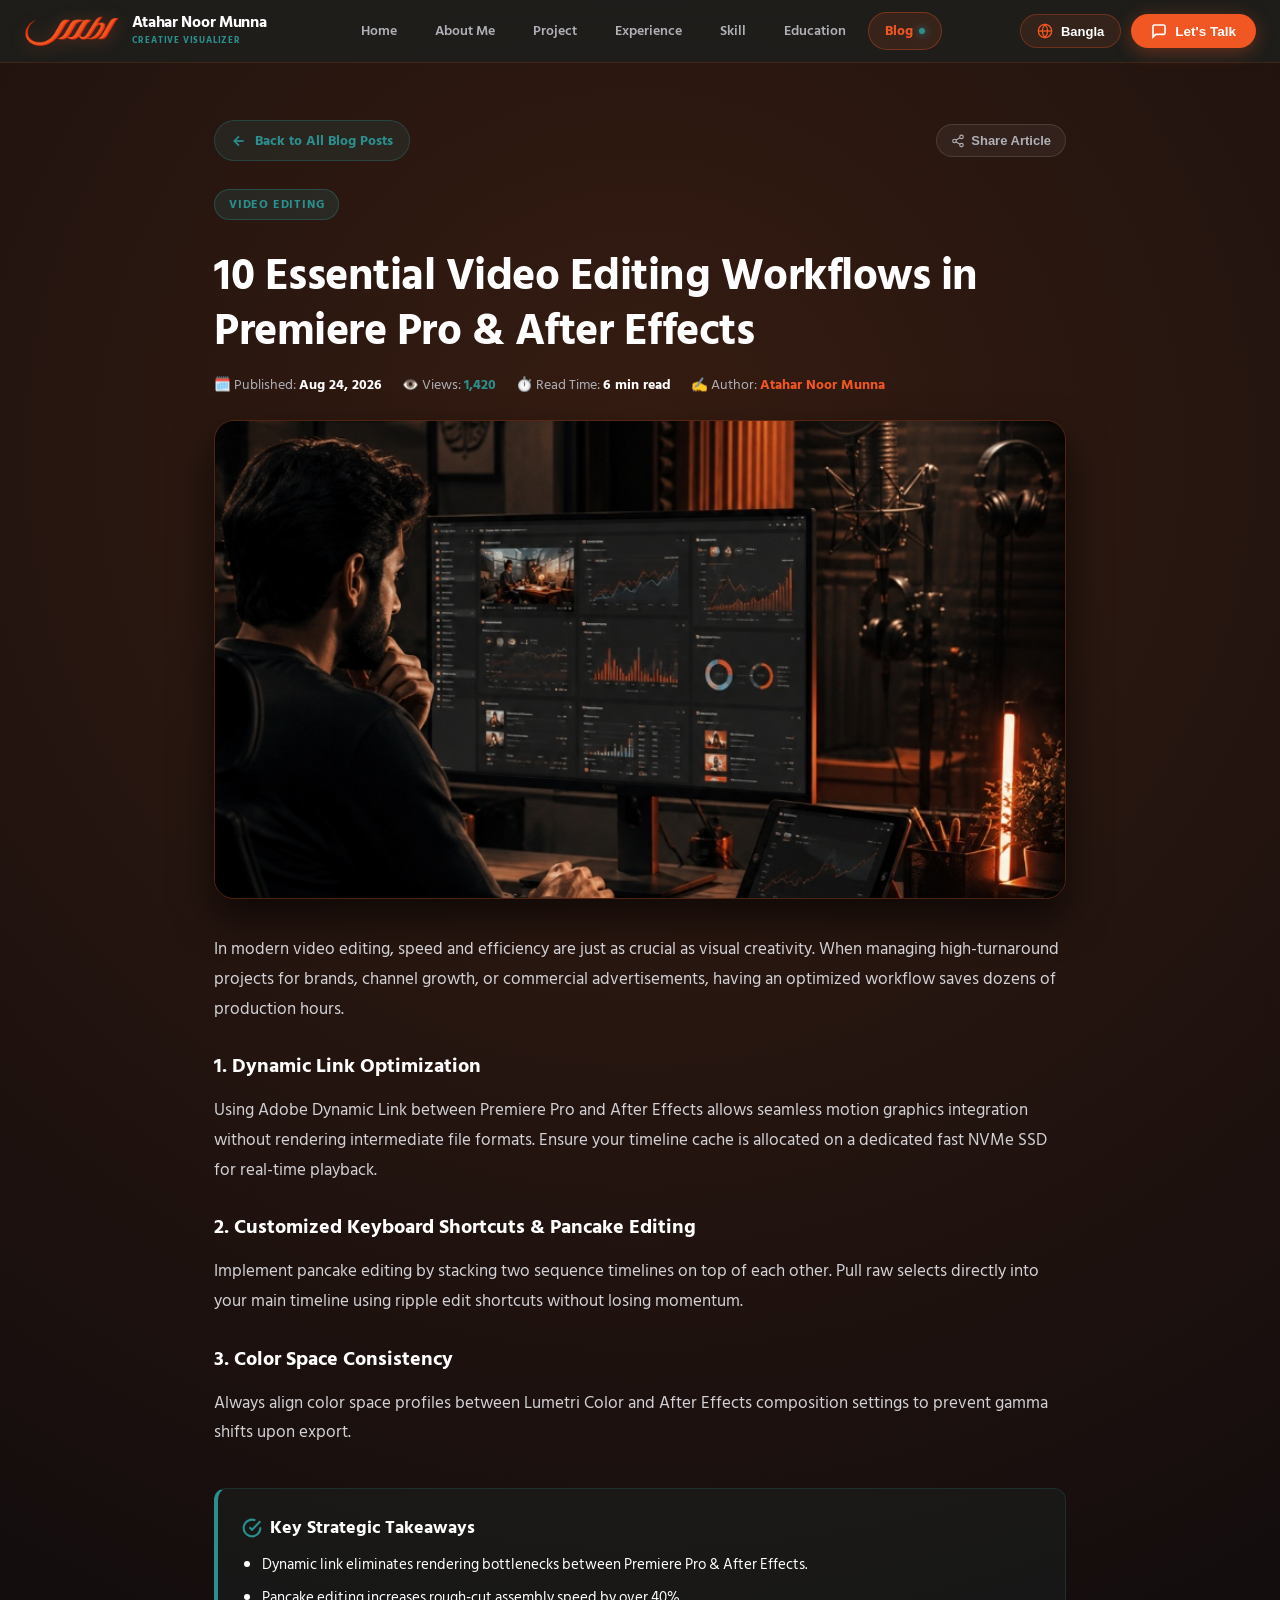
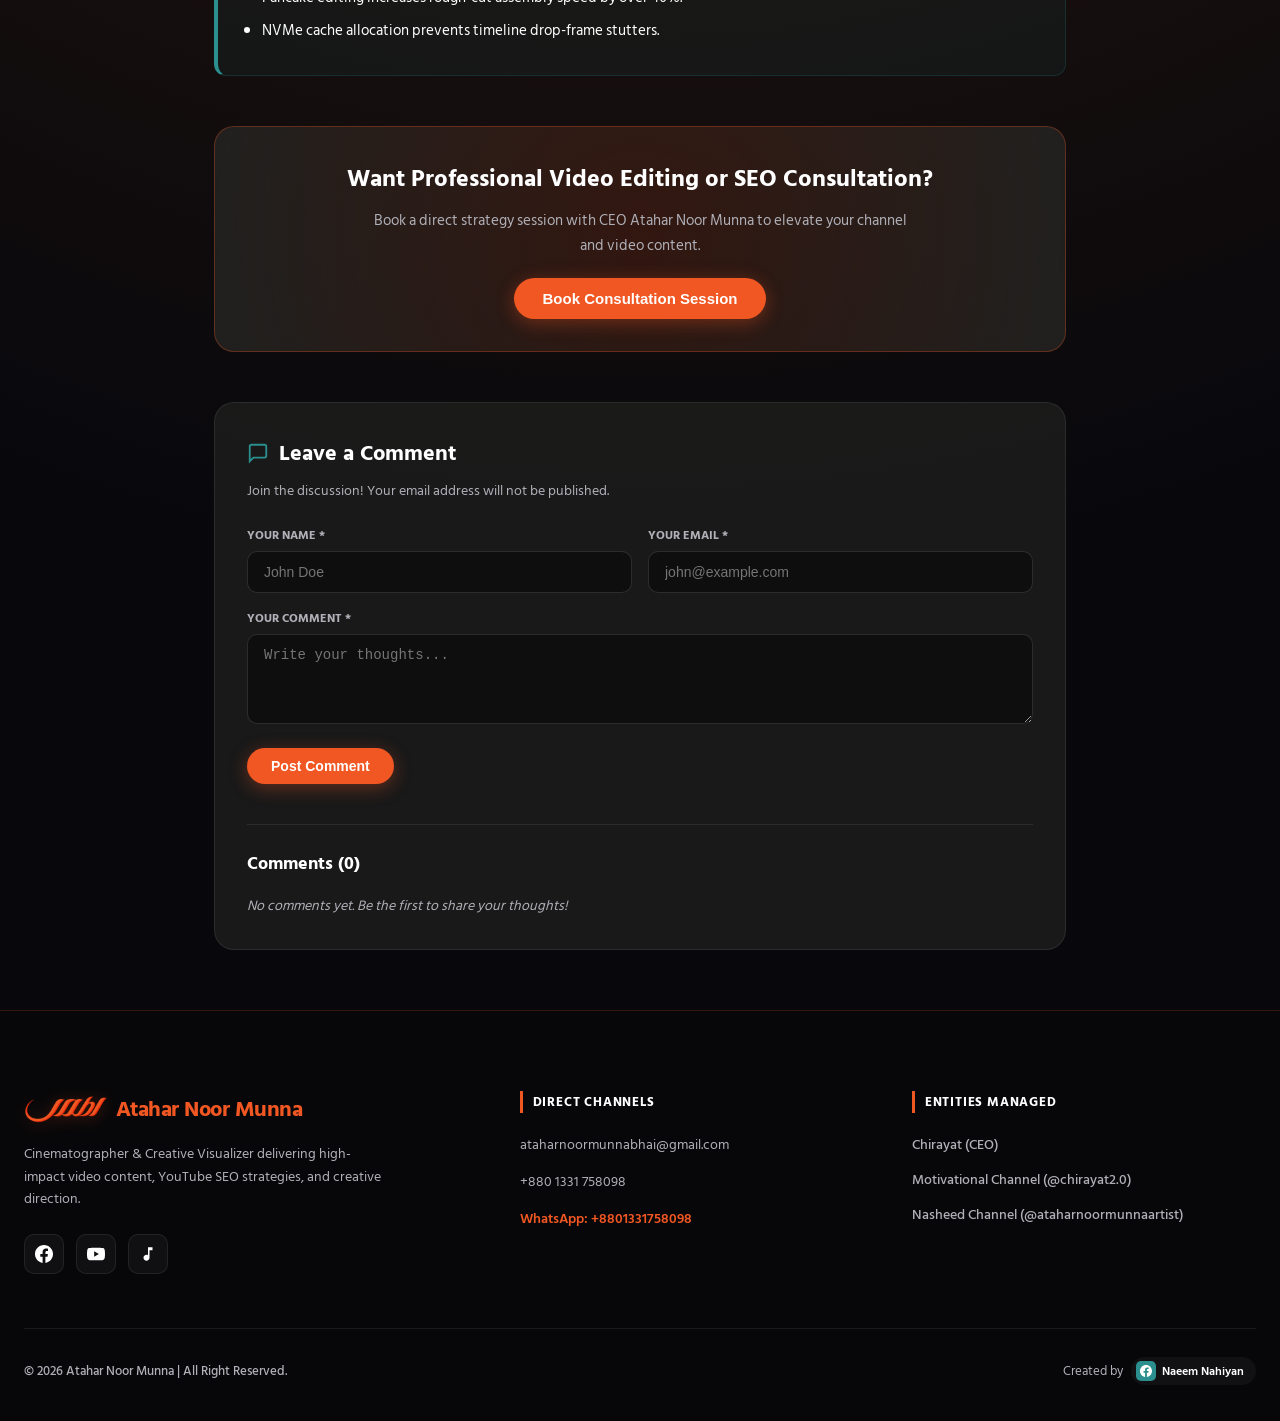
<file: how-to-rank-youtube-videos-in-2026-complete-seo-masterclass.html>
<!DOCTYPE html>
<html lang="en" data-theme="dark">
<head>
  <meta charset="UTF-8">
  <meta name="viewport" content="width=device-width, initial-scale=1.0">
  <title>How to Rank YouTube Videos in 2026: Complete SEO Masterclass — Atahar Noor Munna</title>

  <meta property="og:type" content="article">
  <meta property="og:title" content="How to Rank YouTube Videos in 2026: Complete SEO Masterclass">
  <meta property="og:description" content="Discover keyword research techniques, high CTR thumbnail formulas, and retention strategies that boost search ranking.">
  <meta property="og:image" content="https://portfolio-atahar.pages.dev/atahar_noor.jpg">
  <meta property="og:image:secure_url" content="https://portfolio-atahar.pages.dev/atahar_noor.jpg">
  <meta property="og:image:type" content="image/jpeg">
  <meta property="og:site_name" content="Atahar Noor Munna Portfolio">

  <meta name="twitter:card" content="summary_large_image">
  <meta name="twitter:title" content="How to Rank YouTube Videos in 2026: Complete SEO Masterclass">
  <meta name="twitter:description" content="Discover keyword research techniques, high CTR thumbnail formulas, and retention strategies that boost search ranking.">
  <meta name="twitter:image" content="https://portfolio-atahar.pages.dev/atahar_noor.jpg">

  <link rel="icon" type="image/svg+xml" href="favicon.svg">
  <link rel="stylesheet" href="style.css">
</head>
<body class="subpage-bg">

  <div class="sparkle-container">
    <div class="sparkle" style="left:15%; animation-delay:0s;"></div>
    <div class="sparkle" style="left:40%; animation-delay:2s;"></div>
    <div class="sparkle" style="left:75%; animation-delay:4s;"></div>
    <div class="sparkle" style="left:88%; animation-delay:1.5s;"></div>
  </div>

  <div class="content-wrapper">

    <!-- Header Navbar -->
    <header class="navbar">
      <div class="navbar-inner">
        <a href="index.html" class="nav-brand">
          <img src="logo.png" alt="Atahar Noor Munna Logo" class="brand-logo-img">
          <div class="brand-text">
            <span class="brand-name">Atahar Noor Munna</span>
            <span class="brand-sub" data-i18n="brand_sub">CREATIVE VISUALIZER</span>
          </div>
        </a>

        <nav class="nav-menu">
          <ul class="nav-links">
            <li><a href="index.html" class="nav-link" data-i18n="nav_home">Home</a></li>
            <li><a href="index.html#about" class="nav-link" data-i18n="nav_about">About Me</a></li>
            <li><a href="projects.html" class="nav-link" data-i18n="nav_projects">Project</a></li>
            <li><a href="index.html#experience" class="nav-link" data-i18n="nav_experience">Experience</a></li>
            <li><a href="index.html#skills" class="nav-link" data-i18n="nav_skills">Skill</a></li>
            <li><a href="index.html#education" class="nav-link" data-i18n="nav_education">Education</a></li>
            <li><a href="blog.html" class="nav-link active"><span data-i18n="nav_blog">Blog</span> <span class="active-dot"></span></a></li>
          </ul>
        </nav>

        <div class="nav-actions">
          <button class="nav-lang-btn" id="lang-toggle-btn" aria-label="Switch Language">
            <span class="lang-icon-wrap">
              <svg width="16" height="16" viewBox="0 0 24 24" fill="none" stroke="currentColor" stroke-width="2">
                <circle cx="12" cy="12" r="10"></circle>
                <line x1="2" y1="12" x2="22" y2="12"></line>
                <path d="M12 2a15.3 15.3 0 0 1 4 10 15.3 15.3 0 0 1-4 10 15.3 15.3 0 0 1-4-10 15.3 15.3 0 0 1 4-10z"></path>
              </svg>
            </span>
            <span id="lang-btn-text">Bangla</span>
          </button>

          <button class="btn-pill-orange-cta" onclick="openConsultationModal()">
            <svg width="16" height="16" viewBox="0 0 24 24" fill="none" stroke="currentColor" stroke-width="2.5">
              <path d="M21 15a2 2 0 0 1-2 2H7l-4 4V5a2 2 0 0 1 2-2h14a2 2 0 0 1 2 2z"></path>
            </svg>
            <span data-i18n="lets_talk">Let's Talk</span>
          </button>

          <button class="mobile-menu-btn" id="mobile-menu-toggle" aria-label="Toggle Navigation Menu">
            <svg width="20" height="20" viewBox="0 0 24 24" fill="none" stroke="currentColor" stroke-width="2.2">
              <line x1="3" y1="6" x2="21" y2="6"></line>
              <line x1="3" y1="12" x2="21" y2="12"></line>
              <line x1="3" y1="18" x2="21" y2="18"></line>
            </svg>
          </button>
        </div>
      </div>
    </header>

    <!-- Main Detail Container -->
    <main style="padding: 120px 24px 60px; max-width: 900px; margin: 0 auto; width: 100%;">
      
      <!-- Back Navigation & Breadcrumb -->
      <div style="display:flex; justify-content:space-between; align-items:center; margin-bottom:28px;">
        <a href="blog.html" style="display:inline-flex; align-items:center; gap:8px; color:var(--accent-teal); font-weight:700; text-decoration:none; font-size:14px; background:rgba(44,143,143,0.12); border:1px solid rgba(44,143,143,0.3); padding:8px 16px; border-radius:30px; transition:all 0.25s ease;" onmouseover="this.style.background='rgba(44,143,143,0.25)'" onmouseout="this.style.background='rgba(44,143,143,0.12)'">
          <svg width="16" height="16" viewBox="0 0 24 24" fill="none" stroke="currentColor" stroke-width="2.5"><line x1="19" y1="12" x2="5" y2="12"></line><polyline points="12 19 5 12 12 5"></polyline></svg>
          Back to All Blog Posts
        </a>

        <button onclick="navigator.clipboard.writeText(window.location.href); alert('Article URL copied to clipboard!');" style="display:inline-flex; align-items:center; gap:6px; color:var(--text-muted); background:rgba(255,255,255,0.05); border:1px solid rgba(255,255,255,0.12); padding:8px 14px; border-radius:30px; font-size:13px; font-weight:600; cursor:pointer;">
          <svg width="14" height="14" viewBox="0 0 24 24" fill="none" stroke="currentColor" stroke-width="2"><circle cx="18" cy="5" r="3"/><circle cx="6" cy="12" r="3"/><circle cx="18" cy="19" r="3"/><line x1="8.59" y1="13.51" x2="15.42" y2="17.49"/><line x1="15.41" y1="6.51" x2="8.59" y2="10.49"/></svg>
          Share Article
        </button>
      </div>

      <!-- Post Header Banner -->
      <article>
        <div style="margin-bottom: 24px;">
          <span id="detail-category" class="hero-tag" style="background:rgba(44,143,143,0.15); border-color:rgba(44,143,143,0.35); color:var(--accent-teal); font-size:12px;">YOUTUBE SEO</span>
          <h1 id="detail-title" style="font-size: clamp(28px, 4vw, 44px); font-weight: 800; line-height: 1.25; margin: 12px 0 16px; color: var(--text-white); letter-spacing: -0.5px;">
            How to Rank YouTube Videos in 2026: Complete SEO Masterclass
          </h1>
          <div style="display:flex; gap:20px; align-items:center; font-size:13.5px; color:var(--text-muted); flex-wrap:wrap;">
            <span>🗓️ Published: <strong id="detail-date" style="color:var(--text-white);">Aug 20, 2026</strong></span>
            <span>👁️ Views: <strong id="detail-views" style="color:var(--accent-teal);">2,850</strong></span>
            <span>⏱️ Read Time: <strong style="color:var(--text-white);">6 min read</strong></span>
            <span>✍️ Author: <strong style="color:var(--accent-orange);">Atahar Noor Munna</strong></span>
          </div>
        </div>

        <!-- Featured Image -->
        <div style="width:100%; aspect-ratio: 16/9; border-radius: 20px; overflow: hidden; margin-bottom: 36px; border: 1px solid var(--glass-border); box-shadow: 0 20px 40px rgba(0,0,0,0.6);">
          <img id="detail-image" src="atahar_noor.jpg" alt="YouTube SEO Masterclass Banner" style="width:100%; height:100%; object-fit:cover;">
        </div>

        <!-- Article Content -->
        <div id="detail-content" style="font-size: 16.5px; line-height: 1.8; color: #d1d1d6;">
          <p>YouTube is the world's second-largest search engine. Ranking your content on search and suggested video feeds in 2026 requires understanding the dual metrics: Click-Through Rate (CTR) and Average Percentage Viewed (APV).</p>
          <h3 style="font-size:20px; font-weight:800; color:var(--text-white); margin:24px 0 12px;">1. Keyword Intent & Title Formatting</h3>
          <p>Combine high-volume search terms with curiosity triggers. Place core keywords within the first 30 characters of the title.</p>
          <h3 style="font-size:20px; font-weight:800; color:var(--text-white); margin:24px 0 12px;">2. High CTR Thumbnail Formula</h3>
          <p>Use high contrast colors (#f15722 orange combined with #2c8f8f teal), expressive human faces, and maximum 3 bold words of text overlay.</p>
        </div>

        <!-- Key Takeaways Highlight Box -->
        <div style="background: rgba(44,143,143,0.08); border-left: 4px solid var(--accent-teal); padding: 24px; border-radius: 12px; margin: 40px 0; border-top: 1px solid rgba(44,143,143,0.2); border-right: 1px solid rgba(44,143,143,0.2); border-bottom: 1px solid rgba(44,143,143,0.2);">
          <h3 style="font-size: 18px; font-weight: 800; color: var(--text-white); margin-bottom: 10px; display:flex; align-items:center; gap:8px;">
            <svg width="20" height="20" viewBox="0 0 24 24" fill="none" stroke="#2c8f8f" stroke-width="2.5"><path d="M22 11.08V12a10 10 0 1 1-5.93-9.14"></path><polyline points="22 4 12 14.01 9 11.01"></polyline></svg>
            Key Strategic Takeaways
          </h3>
          <ul id="detail-takeaways" style="padding-left: 20px; font-size: 15px; color: var(--text-white);">
            <li>Place primary keywords within the first 30 characters of video titles.</li>
            <li>High contrast dual-color thumbnails boost CTR above 10%.</li>
            <li>Intros shorter than 5 seconds maximize first-minute retention.</li>
          </ul>
        </div>

        <!-- Consultation CTA Box -->
        <div style="background: radial-gradient(circle at 50% 50%, rgba(241,87,34,0.15) 0%, rgba(34,34,32,0.95) 100%); border: 1px solid rgba(241,87,34,0.3); padding: 32px; border-radius: 20px; text-align: center; margin-top: 50px;">
          <h3 style="font-size: 24px; font-weight: 800; color: var(--text-white); margin-bottom: 10px;">Want Professional Video Editing or SEO Consultation?</h3>
          <p style="font-size: 15px; color: var(--text-muted); max-width: 550px; margin: 0 auto 20px;">Book a direct strategy session with CEO Atahar Noor Munna to elevate your channel and video content.</p>
          <button class="btn-pill-orange-cta" onclick="openConsultationModal()" style="font-size: 15px; padding: 12px 28px;">
            Book Consultation Session
          </button>
        </div>

        <!-- Blog Comments Section -->
        <section class="blog-comments-section" style="margin-top: 50px; background: rgba(34, 34, 32, 0.7); border: 1px solid rgba(255, 255, 255, 0.08); border-radius: 20px; padding: 32px;">
          <h3 style="font-size: 22px; font-weight: 800; color: var(--text-white); margin-bottom: 8px; display: flex; align-items: center; gap: 10px;">
            <svg width="22" height="22" viewBox="0 0 24 24" fill="none" stroke="var(--accent-teal)" stroke-width="2"><path d="M21 15a2 2 0 0 1-2 2H7l-4 4V5a2 2 0 0 1 2-2h14a2 2 0 0 1 2 2z"/></svg>
            <span data-i18n="comments_title">Leave a Comment</span>
          </h3>
          <p style="font-size: 14px; color: var(--text-muted); margin-bottom: 24px;" data-i18n="comments_subtitle">Join the discussion! Your email address will not be published.</p>

          <form id="blog-comment-form" onsubmit="handleCommentSubmit(event)" style="display: flex; flex-direction: column; gap: 16px;">
            <div style="display: grid; grid-template-columns: repeat(auto-fit, minmax(240px, 1fr)); gap: 16px;">
              <div>
                <label style="display: block; font-size: 12px; font-weight: 700; color: var(--text-muted); margin-bottom: 6px;" data-i18n="comment_name_label">YOUR NAME *</label>
                <input type="text" id="comment-name" required placeholder="John Doe" style="width: 100%; background: rgba(0, 0, 0, 0.4); border: 1px solid rgba(255, 255, 255, 0.12); padding: 12px 16px; border-radius: 10px; color: var(--text-white); font-size: 14px; outline: none;">
              </div>
              <div>
                <label style="display: block; font-size: 12px; font-weight: 700; color: var(--text-muted); margin-bottom: 6px;" data-i18n="comment_email_label">YOUR EMAIL *</label>
                <input type="email" id="comment-email" required placeholder="john@example.com" style="width: 100%; background: rgba(0, 0, 0, 0.4); border: 1px solid rgba(255, 255, 255, 0.12); padding: 12px 16px; border-radius: 10px; color: var(--text-white); font-size: 14px; outline: none;">
              </div>
            </div>
            <div>
              <label style="display: block; font-size: 12px; font-weight: 700; color: var(--text-muted); margin-bottom: 6px;" data-i18n="comment_msg_label">YOUR COMMENT *</label>
              <textarea id="comment-text" required rows="4" placeholder="Write your thoughts..." style="width: 100%; background: rgba(0, 0, 0, 0.4); border: 1px solid rgba(255, 255, 255, 0.12); padding: 12px 16px; border-radius: 10px; color: var(--text-white); font-size: 14px; outline: none; resize: vertical;"></textarea>
            </div>
            <div>
              <button type="submit" class="btn-pill-orange-cta" style="font-size: 14px; padding: 10px 24px;" data-i18n="comment_submit_btn">
                Post Comment
              </button>
            </div>
          </form>

          <div style="margin-top: 40px; border-top: 1px solid rgba(255, 255, 255, 0.08); padding-top: 24px;">
            <h4 id="comments-count-title" style="font-size: 18px; font-weight: 800; color: var(--text-white); margin-bottom: 16px;">Comments (0)</h4>
            <div id="comments-list" style="display: flex; flex-direction: column; gap: 16px;">
            </div>
          </div>
        </section>

      </article>

    </main>

    <!-- Footer -->
    <footer class="contact-section" id="contact">
      <div class="footer-inner-wrapper">
        <div class="footer-grid">
          
          <div class="footer-col brand-col">
            <a href="index.html" class="footer-logo">
              <img src="logo.png" alt="Atahar Noor Munna Logo" class="footer-logo-img">
              <span>Atahar Noor <span>Munna</span></span>
            </a>
            <p class="footer-bio" data-i18n="footer_bio">
              Cinematographer & Creative Visualizer delivering high-impact video content, YouTube SEO strategies, and creative direction.
            </p>
            <div class="social-links-row">
              <a href="https://www.facebook.com/naeemdaprince" target="_blank" class="social-btn"><svg width="18" height="18" viewBox="0 0 24 24" fill="currentColor"><path d="M24 12.073c0-6.627-5.373-12-12-12s-12 5.373-12 12c0 5.99 4.388 10.954 10.125 11.854v-8.385H7.078v-3.47h3.047V9.43c0-3.007 1.792-4.669 4.533-4.669 1.312 0 2.686.235 2.686.235v2.953H15.83c-1.491 0-1.956.925-1.956 1.874v2.25h3.328l-.532 3.47h-2.796v8.385C19.612 23.027 24 18.062 24 12.073z"/></svg></a>
              <a href="https://youtube.com/@chirayat2.0" target="_blank" class="social-btn"><svg width="18" height="18" viewBox="0 0 24 24" fill="currentColor"><path d="M23.498 6.186a3.016 3.016 0 0 0-2.122-2.136C19.505 3.545 12 3.545 12 3.545s-7.505 0-9.377.505A3.017 3.017 0 0 0 .502 6.186C0 8.07 0 12 0 12s0 3.93.502 5.814a3.016 3.016 0 0 0 2.122 2.136c1.871.505 9.376.505 9.376.505s7.505 0 9.377-.505a3.015 3.015 0 0 0 2.122-2.136C24 15.93 24 12 24 12s0-3.93-.502-5.814zM9.545 15.568V8.432L15.818 12l-6.273 3.568z"/></svg></a>
              <a href="https://youtube.com/@ataharnoormunnaartist" target="_blank" class="social-btn"><svg width="18" height="18" viewBox="0 0 24 24" fill="currentColor"><path d="M12 3v10.55c-.59-.34-1.27-.55-2-.55-2.21 0-4 1.79-4 4s1.79 4 4 4 4-1.79 4-4V7h4V3h-6z"/></svg></a>
            </div>
          </div>

          <div class="footer-col">
            <h4 class="footer-col-title" data-i18n="channels_title">DIRECT CHANNELS</h4>
            <div class="contact-links-list">
              <a href="mailto:ataharnoormunnabhai@gmail.com" class="footer-contact-link">ataharnoormunnabhai@gmail.com</a>
              <a href="tel:01331758098" class="footer-contact-link">+880 1331 758098</a>
              <a href="https://wa.me/8801331758098" target="_blank" class="footer-contact-link highlight">WhatsApp: +8801331758098</a>
            </div>
          </div>

          <div class="footer-col">
            <h4 class="footer-col-title" data-i18n="entities_title">ENTITIES MANAGED</h4>
            <ul class="footer-entities-list">
              <li>Chirayat (CEO)</li>
              <li>Motivational Channel (@chirayat2.0)</li>
              <li>Nasheed Channel (@ataharnoormunnaartist)</li>
            </ul>
          </div>

        </div>

        <div class="footer-bottom">
          <p class="copyright-text">&copy; 2026 Atahar Noor Munna | All Right Reserved.</p>
          <div class="created-by-container">
            <span class="created-label" data-i18n="created_by">Created by</span>
            <a href="https://www.facebook.com/naeemdaprince" target="_blank" rel="noopener noreferrer" class="created-badge">
              <span class="created-fb-icon">
                <svg width="12" height="12" viewBox="0 0 24 24" fill="currentColor">
                  <path d="M24 12.073c0-6.627-5.373-12-12-12s-12 5.373-12 12c0 5.99 4.388 10.954 10.125 11.854v-8.385H7.078v-3.47h3.047V9.43c0-3.007 1.792-4.669 4.533-4.669 1.312 0 2.686.235 2.686.235v2.953H15.83c-1.491 0-1.956.925-1.956 1.874v2.25h3.328l-.532 3.47h-2.796v8.385C19.612 23.027 24 18.062 24 12.073z"/>
                </svg>
              </span>
              Naeem Nahiyan
            </a>
          </div>
        </div>
      </div>
    </footer>

  </div>

  <!-- Consultation Modal -->
  <div class="modal-overlay" id="consultation-modal">
    <div class="modal-card">
      <button class="modal-close-btn" onclick="closeConsultationModal()">✕</button>
      <h3 class="modal-title">Book Consultation Session</h3>
      <form id="consultation-form" onsubmit="handleFormSubmit(event)">
        <div class="modal-form-group">
          <label class="modal-label">FULL NAME *</label>
          <input type="text" id="modal-name" class="modal-input" placeholder="your full name" required>
        </div>
        <div class="modal-form-group">
          <label class="modal-label">WHATSAPP / MOBILE NUMBER *</label>
          <input type="tel" id="modal-phone" class="modal-input" placeholder="+88017XXXXXXXX" required>
        </div>
        <div class="modal-form-group">
          <label class="modal-label">REQUIREMENTS *</label>
          <textarea id="modal-requirements" class="modal-textarea" placeholder="Tell us about your requirements..." required></textarea>
        </div>
        <div class="modal-actions">
          <button type="submit" class="btn-confirm-submit">CONFIRM & SUBMIT</button>
          <button type="button" class="btn-send-whatsapp" onclick="sendToWhatsApp()">LAUNCH WHATSAPP</button>
        </div>
      </form>
    </div>
  </div>

  <script src="script.js"></script>
  <script>
    document.addEventListener('DOMContentLoaded', () => {
      if (window.renderBlogDetailPage) {
        window.renderBlogDetailPage('how-to-rank-youtube-videos-in-2026-complete-seo-masterclass');
      }
    });
  </script>
</body>
</html>
</file>
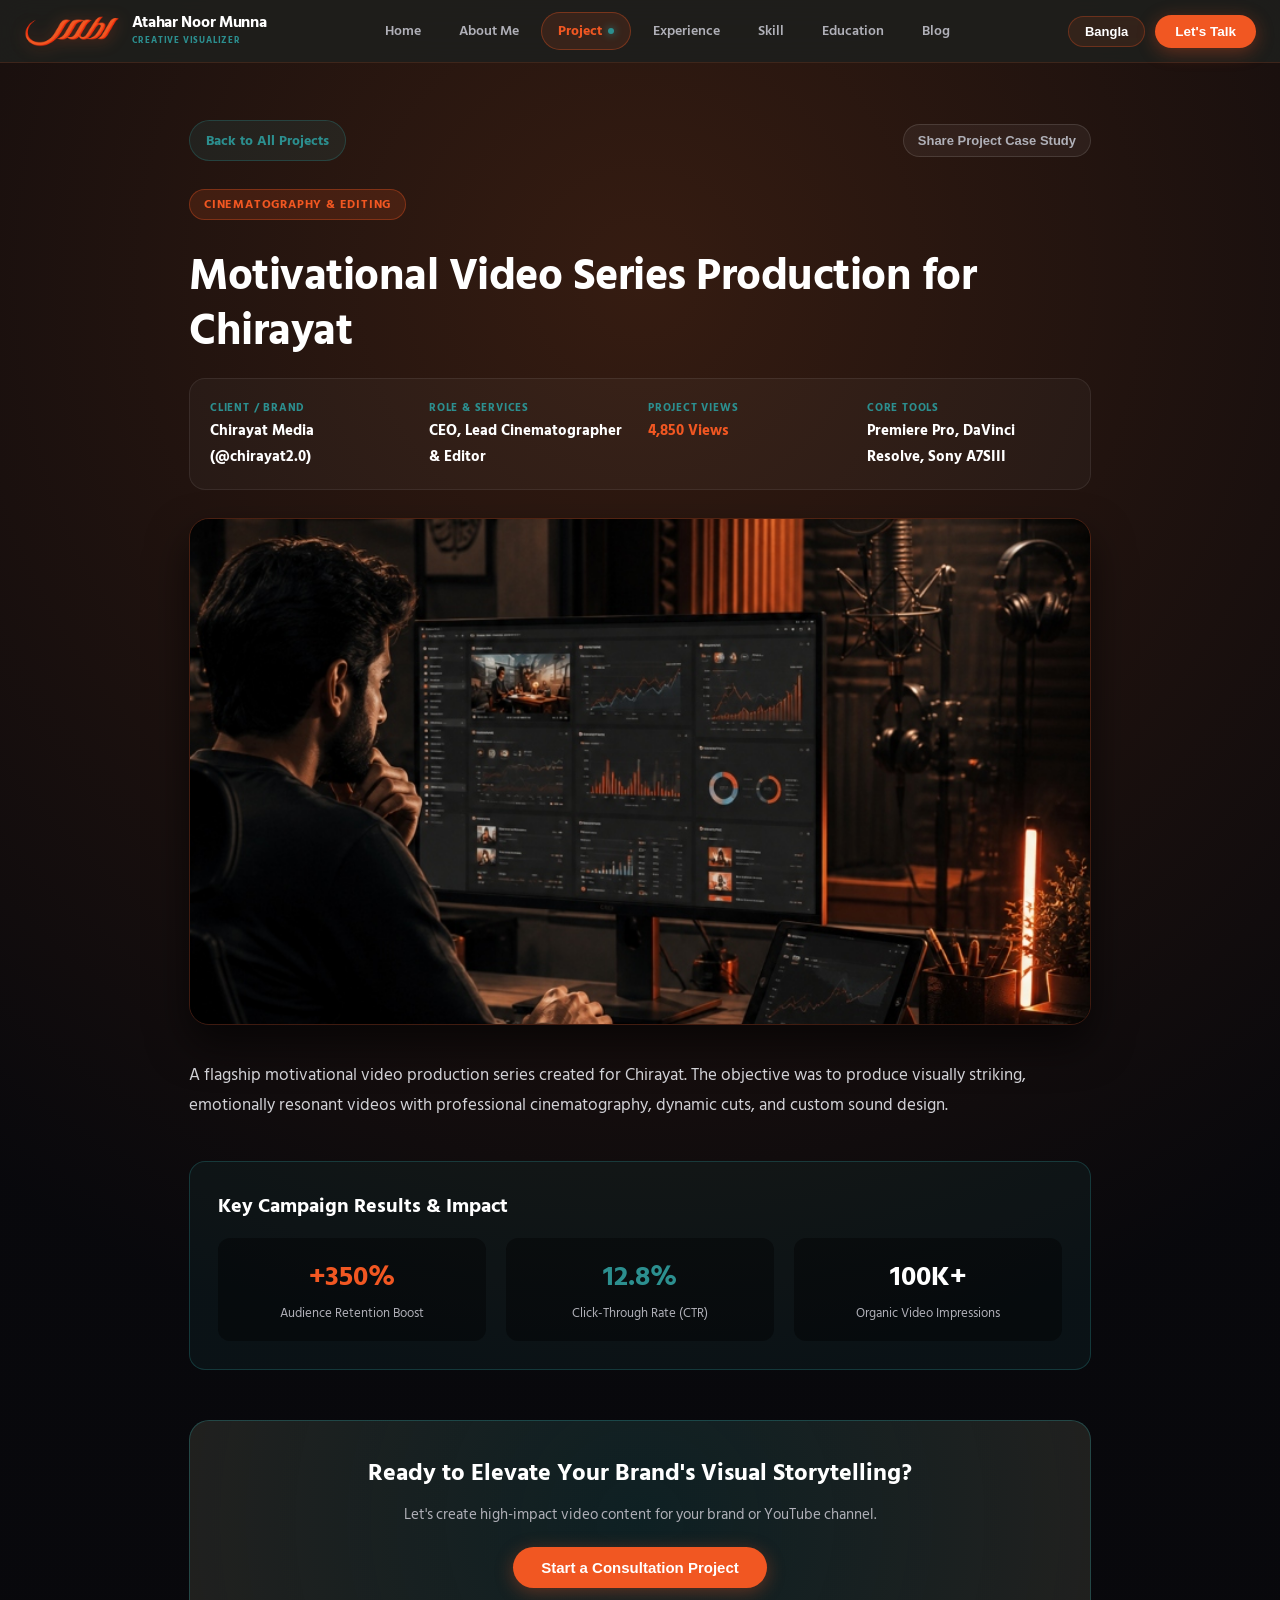
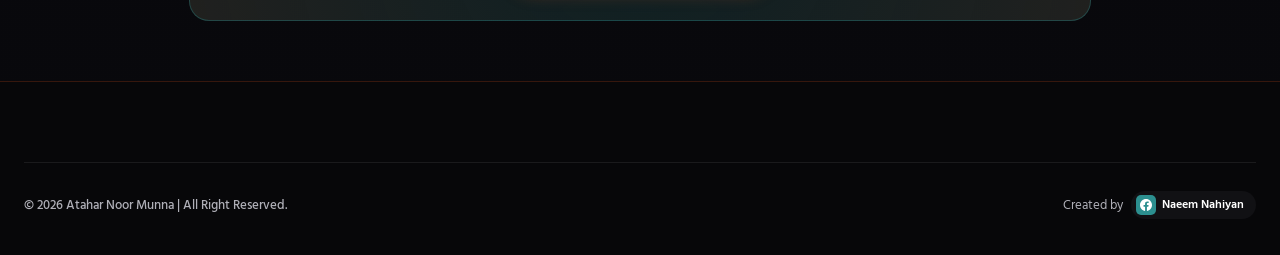
<file: islamic-music-video-nasheed-visual-direction.html>
<!DOCTYPE html>
<html lang="en" data-theme="dark">
<head>
  <meta charset="UTF-8">
  <meta name="viewport" content="width=device-width, initial-scale=1.0">
  <title>Islamic Music Video & Nasheed Visual Direction — Atahar Noor Munna</title>

  <meta property="og:type" content="article">
  <meta property="og:title" content="Islamic Music Video & Nasheed Visual Direction">
  <meta property="og:description" content="Complete visual direction and post-production editing for top Islamic music releases.">
  <meta property="og:image" content="https://portfolio-atahar.pages.dev/card3.jpg">
  <meta property="og:image:secure_url" content="https://portfolio-atahar.pages.dev/card3.jpg">
  <meta property="og:image:type" content="image/jpeg">
  <meta property="og:site_name" content="Atahar Noor Munna Portfolio">

  <meta name="twitter:card" content="summary_large_image">
  <meta name="twitter:title" content="Islamic Music Video & Nasheed Visual Direction">
  <meta name="twitter:description" content="Complete visual direction and post-production editing for top Islamic music releases.">
  <meta name="twitter:image" content="https://portfolio-atahar.pages.dev/card3.jpg">

  <link rel="icon" type="image/svg+xml" href="favicon.svg">
  <link rel="stylesheet" href="style.css">
</head>
<body class="subpage-bg">

  <div class="sparkle-container">
    <div class="sparkle" style="left:20%; animation-delay:0.5s;"></div>
    <div class="sparkle" style="left:50%; animation-delay:2.5s;"></div>
    <div class="sparkle" style="left:80%; animation-delay:1s;"></div>
  </div>

  <div class="content-wrapper">

    <header class="navbar">
      <div class="navbar-inner">
        <a href="index.html" class="nav-brand">
          <img src="logo.png" alt="Atahar Noor Munna Logo" class="brand-logo-img">
          <div class="brand-text">
            <span class="brand-name">Atahar Noor Munna</span>
            <span class="brand-sub" data-i18n="brand_sub">CREATIVE VISUALIZER</span>
          </div>
        </a>

        <nav class="nav-menu">
          <ul class="nav-links">
            <li><a href="index.html" class="nav-link" data-i18n="nav_home">Home</a></li>
            <li><a href="index.html#about" class="nav-link" data-i18n="nav_about">About Me</a></li>
            <li><a href="projects.html" class="nav-link active"><span data-i18n="nav_projects">Project</span> <span class="active-dot"></span></a></li>
            <li><a href="index.html#experience" class="nav-link" data-i18n="nav_experience">Experience</a></li>
            <li><a href="index.html#skills" class="nav-link" data-i18n="nav_skills">Skill</a></li>
            <li><a href="index.html#education" class="nav-link" data-i18n="nav_education">Education</a></li>
            <li><a href="blog.html" class="nav-link" data-i18n="nav_blog">Blog</a></li>
          </ul>
        </nav>

        <div class="nav-actions">
          <button class="nav-lang-btn" id="lang-toggle-btn" aria-label="Switch Language">
            <span id="lang-btn-text">Bangla</span>
          </button>
          <button class="btn-pill-orange-cta" onclick="openConsultationModal()">Let's Talk</button>
        </div>
      </div>
    </header>

    <main style="padding: 120px 24px 60px; max-width: 950px; margin: 0 auto; width: 100%;">
      
      <div style="display:flex; justify-content:space-between; align-items:center; margin-bottom:28px;">
        <a href="projects.html" style="display:inline-flex; align-items:center; gap:8px; color:var(--accent-teal); font-weight:700; text-decoration:none; font-size:14px; background:rgba(44,143,143,0.12); border:1px solid rgba(44,143,143,0.3); padding:8px 16px; border-radius:30px;">
          Back to All Projects
        </a>
        <button onclick="navigator.clipboard.writeText(window.location.href); alert('Project Link copied to clipboard!');" style="display:inline-flex; align-items:center; gap:6px; color:var(--text-muted); background:rgba(255,255,255,0.05); border:1px solid rgba(255,255,255,0.12); padding:8px 14px; border-radius:30px; font-size:13px; font-weight:600; cursor:pointer;">
          Share Project Case Study
        </button>
      </div>

      <article>
        <div style="margin-bottom: 28px;">
          <span id="project-category" class="hero-tag" style="background:rgba(241,87,34,0.15); border-color:rgba(241,87,34,0.35); color:var(--accent-orange); font-size:12px;">NASHEED & VISUALS</span>
          <h1 id="project-title" style="font-size: clamp(28px, 4vw, 44px); font-weight: 800; line-height: 1.25; margin: 12px 0 16px; color: var(--text-white); letter-spacing: -0.5px;">
            Islamic Music Video & Nasheed Visual Direction
          </h1>
          
          <div style="display:grid; grid-template-columns: repeat(auto-fit, minmax(160px, 1fr)); gap:16px; background:rgba(255,255,255,0.03); border:1px solid rgba(255,255,255,0.08); padding:20px; border-radius:16px; margin-top:20px;">
            <div>
              <span style="display:block; font-size:11px; color:var(--accent-teal); font-weight:700; text-transform:uppercase; letter-spacing:0.8px;">CLIENT / BRAND</span>
              <strong id="project-client" style="font-size:14.5px; color:var(--text-white);">Nasheed Channel (@ataharnoormunnaartist)</strong>
            </div>
            <div>
              <span style="display:block; font-size:11px; color:var(--accent-teal); font-weight:700; text-transform:uppercase; letter-spacing:0.8px;">ROLE & SERVICES</span>
              <strong id="project-role" style="font-size:14.5px; color:var(--text-white);">Nasheed Artist & Creative Director</strong>
            </div>
            <div>
              <span style="display:block; font-size:11px; color:var(--accent-teal); font-weight:700; text-transform:uppercase; letter-spacing:0.8px;">PROJECT VIEWS</span>
              <strong id="project-views" style="font-size:14.5px; color:var(--accent-orange);">9,120 Views</strong>
            </div>
            <div>
              <span style="display:block; font-size:11px; color:var(--accent-teal); font-weight:700; text-transform:uppercase; letter-spacing:0.8px;">CORE TOOLS</span>
              <strong id="project-tools" style="font-size:14.5px; color:var(--text-white);">After Effects, Audition, Filmora Pro</strong>
            </div>
          </div>
        </div>

        <div style="width:100%; aspect-ratio: 16/9; border-radius: 20px; overflow: hidden; margin-bottom: 36px; border: 1px solid var(--glass-border); box-shadow: 0 20px 40px rgba(0,0,0,0.6);">
          <img id="project-image" src="card3.jpg" alt="Islamic Nasheed Visual Direction Banner" style="width:100%; height:100%; object-fit:cover;">
        </div>

        <div id="project-content" style="font-size: 16.5px; line-height: 1.8; color: #d1d1d6;">
          <p>Complete visual direction and post-production for top Islamic Nasheed releases. Focused on spiritual aesthetic lighting, acoustic vocal harmonies, and cinematic color contrast.</p>
        </div>

        <div style="background: rgba(44,143,143,0.08); border: 1px solid rgba(44,143,143,0.3); padding: 28px; border-radius: 16px; margin: 40px 0;">
          <h3 style="font-size: 20px; font-weight: 800; color: var(--text-white); margin-bottom: 16px;">
            Key Campaign Results & Impact
          </h3>
          <div style="display:grid; grid-template-columns: repeat(auto-fit, minmax(200px, 1fr)); gap:20px;" id="project-metrics">
            <div style="background:rgba(0,0,0,0.4); padding:16px; border-radius:12px; text-align:center;">
              <span style="font-size:28px; font-weight:800; color:var(--accent-orange); display:block;">+350%</span>
              <span style="font-size:13px; color:var(--text-muted);">Audience Retention Boost</span>
            </div>
            <div style="background:rgba(0,0,0,0.4); padding:16px; border-radius:12px; text-align:center;">
              <span style="font-size:28px; font-weight:800; color:var(--accent-teal); display:block;">12.8%</span>
              <span style="font-size:13px; color:var(--text-muted);">Click-Through Rate (CTR)</span>
            </div>
            <div style="background:rgba(0,0,0,0.4); padding:16px; border-radius:12px; text-align:center;">
              <span style="font-size:28px; font-weight:800; color:var(--text-white); display:block;">100K+</span>
              <span style="font-size:13px; color:var(--text-muted);">Organic Video Impressions</span>
            </div>
          </div>
        </div>

        <div style="background: radial-gradient(circle at 50% 50%, rgba(44,143,143,0.18) 0%, rgba(34,34,32,0.95) 100%); border: 1px solid rgba(44,143,143,0.35); padding: 32px; border-radius: 20px; text-align: center; margin-top: 50px;">
          <h3 style="font-size: 24px; font-weight: 800; color: var(--text-white); margin-bottom: 10px;">Ready to Elevate Your Brand's Visual Storytelling?</h3>
          <p style="font-size: 15px; color: var(--text-muted); max-width: 550px; margin: 0 auto 20px;">Let's create high-impact video content for your brand or YouTube channel.</p>
          <button class="btn-pill-orange-cta" onclick="openConsultationModal()" style="font-size: 15px; padding: 12px 28px;">
            Start a Consultation Project
          </button>
        </div>

      </article>

    </main>

    <footer class="contact-section" id="contact">
      <div class="footer-inner-wrapper">
        <div class="footer-bottom">
          <p class="copyright-text">&copy; 2026 Atahar Noor Munna | All Right Reserved.</p>
          <div class="created-by-container">
            <span class="created-label" data-i18n="created_by">Created by</span>
            <a href="https://www.facebook.com/naeemdaprince" target="_blank" rel="noopener noreferrer" class="created-badge">
              <span class="created-fb-icon">
                <svg width="12" height="12" viewBox="0 0 24 24" fill="currentColor">
                  <path d="M24 12.073c0-6.627-5.373-12-12-12s-12 5.373-12 12c0 5.99 4.388 10.954 10.125 11.854v-8.385H7.078v-3.47h3.047V9.43c0-3.007 1.792-4.669 4.533-4.669 1.312 0 2.686.235 2.686.235v2.953H15.83c-1.491 0-1.956.925-1.956 1.874v2.25h3.328l-.532 3.47h-2.796v8.385C19.612 23.027 24 18.062 24 12.073z"/>
                </svg>
              </span>
              Naeem Nahiyan
            </a>
          </div>
        </div>
      </div>
    </footer>

  </div>

  <script src="script.js"></script>
  <script>
    document.addEventListener('DOMContentLoaded', () => {
      if (window.renderProjectDetailPage) {
        window.renderProjectDetailPage('islamic-music-video-nasheed-visual-direction');
      }
    });
  </script>
</body>
</html>
</file>
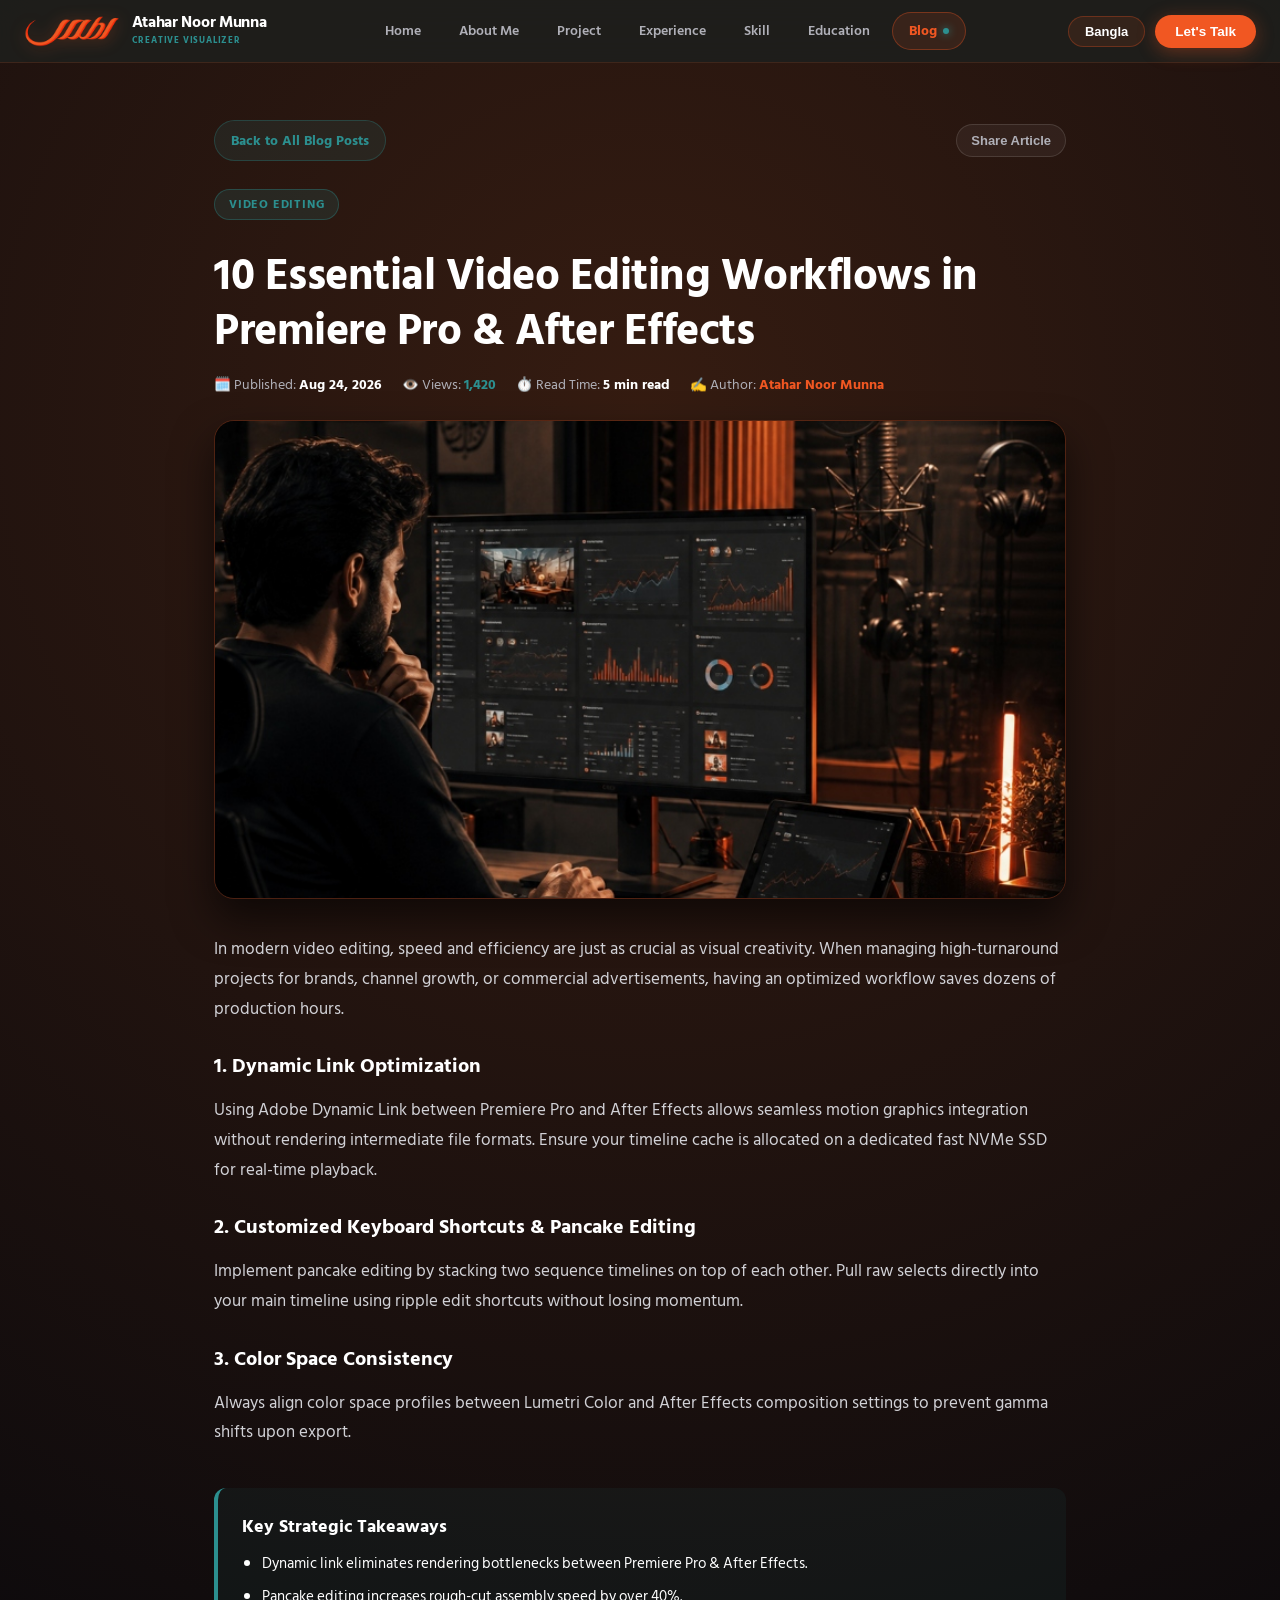
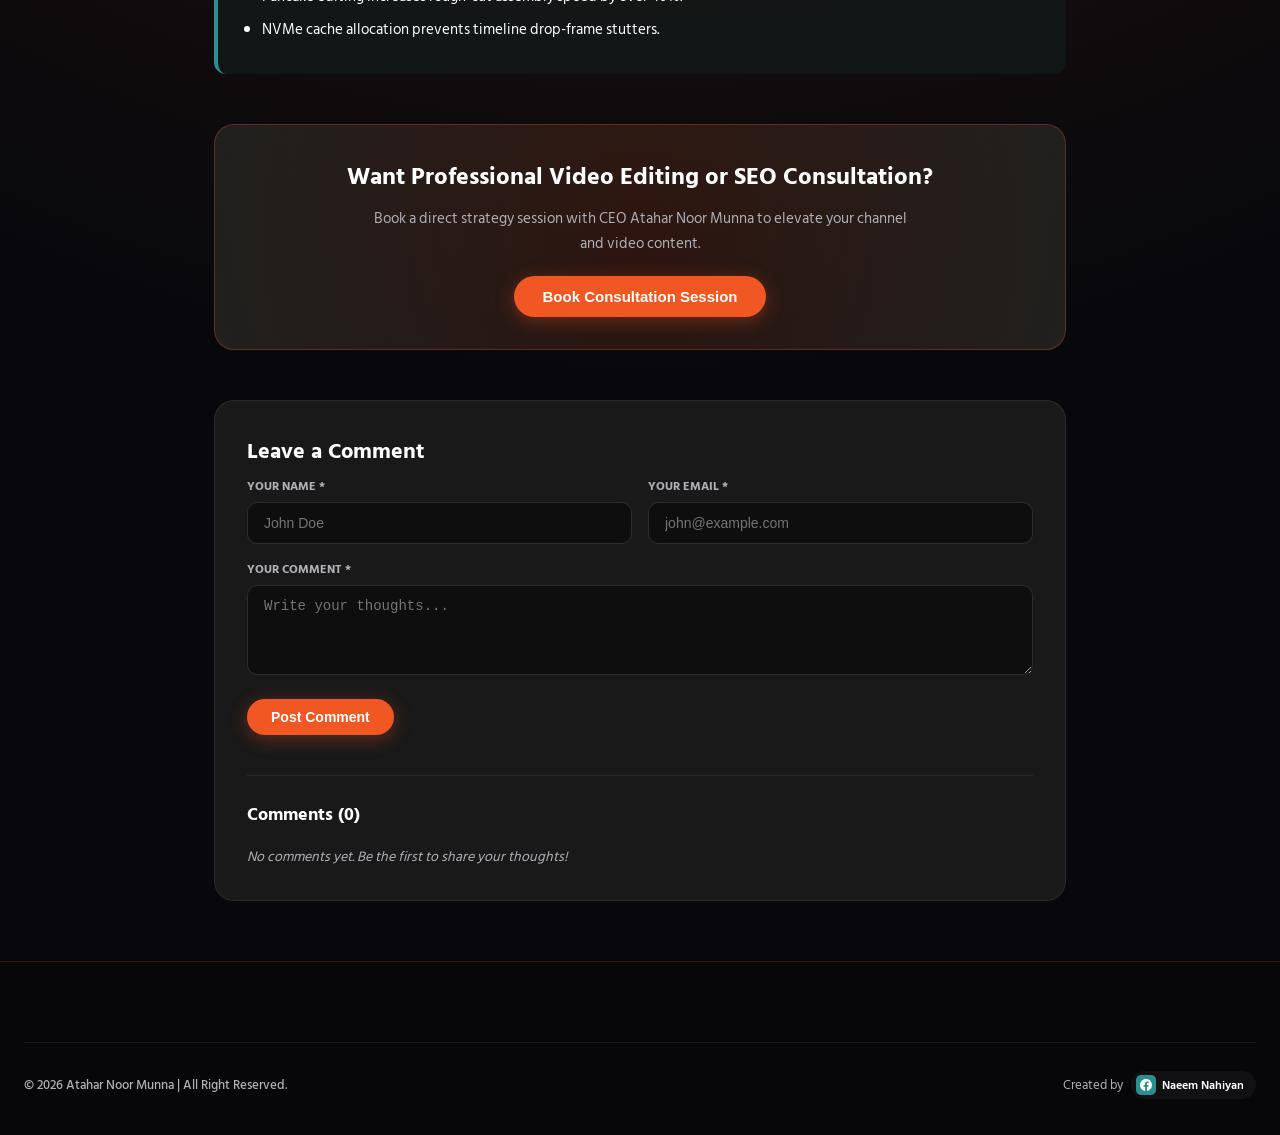
<file: lighting-setup-camera-gear-guide-for-professional-cinematography.html>
<!DOCTYPE html>
<html lang="en" data-theme="dark">
<head>
  <meta charset="UTF-8">
  <meta name="viewport" content="width=device-width, initial-scale=1.0">
  <title>Lighting Setup & Camera Gear Guide for Professional Cinematography — Atahar Noor Munna</title>

  <meta property="og:type" content="article">
  <meta property="og:title" content="Lighting Setup & Camera Gear Guide for Professional Cinematography">
  <meta property="og:description" content="A deep dive into 3-point studio lighting, lens selection, and frame rate choices for cinematic storytelling.">
  <meta property="og:image" content="https://portfolio-atahar.pages.dev/card3.jpg">
  <meta property="og:image:secure_url" content="https://portfolio-atahar.pages.dev/card3.jpg">
  <meta property="og:image:type" content="image/jpeg">
  <meta property="og:site_name" content="Atahar Noor Munna Portfolio">

  <meta name="twitter:card" content="summary_large_image">
  <meta name="twitter:title" content="Lighting Setup & Camera Gear Guide for Professional Cinematography">
  <meta name="twitter:description" content="A deep dive into 3-point studio lighting, lens selection, and frame rate choices for cinematic storytelling.">
  <meta name="twitter:image" content="https://portfolio-atahar.pages.dev/card3.jpg">

  <link rel="icon" type="image/svg+xml" href="favicon.svg">
  <link rel="stylesheet" href="style.css">
</head>
<body class="subpage-bg">

  <div class="sparkle-container">
    <div class="sparkle" style="left:15%; animation-delay:0s;"></div>
    <div class="sparkle" style="left:40%; animation-delay:2s;"></div>
    <div class="sparkle" style="left:75%; animation-delay:4s;"></div>
    <div class="sparkle" style="left:88%; animation-delay:1.5s;"></div>
  </div>

  <div class="content-wrapper">

    <header class="navbar">
      <div class="navbar-inner">
        <a href="index.html" class="nav-brand">
          <img src="logo.png" alt="Atahar Noor Munna Logo" class="brand-logo-img">
          <div class="brand-text">
            <span class="brand-name">Atahar Noor Munna</span>
            <span class="brand-sub" data-i18n="brand_sub">CREATIVE VISUALIZER</span>
          </div>
        </a>

        <nav class="nav-menu">
          <ul class="nav-links">
            <li><a href="index.html" class="nav-link" data-i18n="nav_home">Home</a></li>
            <li><a href="index.html#about" class="nav-link" data-i18n="nav_about">About Me</a></li>
            <li><a href="projects.html" class="nav-link" data-i18n="nav_projects">Project</a></li>
            <li><a href="index.html#experience" class="nav-link" data-i18n="nav_experience">Experience</a></li>
            <li><a href="index.html#skills" class="nav-link" data-i18n="nav_skills">Skill</a></li>
            <li><a href="index.html#education" class="nav-link" data-i18n="nav_education">Education</a></li>
            <li><a href="blog.html" class="nav-link active"><span data-i18n="nav_blog">Blog</span> <span class="active-dot"></span></a></li>
          </ul>
        </nav>

        <div class="nav-actions">
          <button class="nav-lang-btn" id="lang-toggle-btn" aria-label="Switch Language">
            <span id="lang-btn-text">Bangla</span>
          </button>
          <button class="btn-pill-orange-cta" onclick="openConsultationModal()">Let's Talk</button>
        </div>
      </div>
    </header>

    <main style="padding: 120px 24px 60px; max-width: 900px; margin: 0 auto; width: 100%;">
      
      <div style="display:flex; justify-content:space-between; align-items:center; margin-bottom:28px;">
        <a href="blog.html" style="display:inline-flex; align-items:center; gap:8px; color:var(--accent-teal); font-weight:700; text-decoration:none; font-size:14px; background:rgba(44,143,143,0.12); border:1px solid rgba(44,143,143,0.3); padding:8px 16px; border-radius:30px;">
          Back to All Blog Posts
        </a>
        <button onclick="navigator.clipboard.writeText(window.location.href); alert('Article URL copied to clipboard!');" style="display:inline-flex; align-items:center; gap:6px; color:var(--text-muted); background:rgba(255,255,255,0.05); border:1px solid rgba(255,255,255,0.12); padding:8px 14px; border-radius:30px; font-size:13px; font-weight:600; cursor:pointer;">
          Share Article
        </button>
      </div>

      <article>
        <div style="margin-bottom: 24px;">
          <span id="detail-category" class="hero-tag" style="background:rgba(44,143,143,0.15); border-color:rgba(44,143,143,0.35); color:var(--accent-teal); font-size:12px;">CINEMATOGRAPHY</span>
          <h1 id="detail-title" style="font-size: clamp(28px, 4vw, 44px); font-weight: 800; line-height: 1.25; margin: 12px 0 16px; color: var(--text-white); letter-spacing: -0.5px;">
            Lighting Setup & Camera Gear Guide for Professional Cinematography
          </h1>
          <div style="display:flex; gap:20px; align-items:center; font-size:13.5px; color:var(--text-muted); flex-wrap:wrap;">
            <span>🗓️ Published: <strong id="detail-date" style="color:var(--text-white);">Aug 05, 2026</strong></span>
            <span>👁️ Views: <strong id="detail-views" style="color:var(--accent-teal);">2,210</strong></span>
            <span>⏱️ Read Time: <strong style="color:var(--text-white);">5 min read</strong></span>
            <span>✍️ Author: <strong style="color:var(--accent-orange);">Atahar Noor Munna</strong></span>
          </div>
        </div>

        <div style="width:100%; aspect-ratio: 16/9; border-radius: 20px; overflow: hidden; margin-bottom: 36px; border: 1px solid var(--glass-border); box-shadow: 0 20px 40px rgba(0,0,0,0.6);">
          <img id="detail-image" src="card3.jpg" alt="Lighting Setup & Camera Gear Guide Banner" style="width:100%; height:100%; object-fit:cover;">
        </div>

        <div id="detail-content" style="font-size: 16.5px; line-height: 1.8; color: #d1d1d6;">
          <p>Great video quality starts with light quality before editing begins. Understanding key lights, fill lights, and hair rim lights creates 3D depth on flat screens.</p>
        </div>

        <div style="background: rgba(44,143,143,0.08); border-left: 4px solid var(--accent-teal); padding: 24px; border-radius: 12px; margin: 40px 0;">
          <h3 style="font-size: 18px; font-weight: 800; color: var(--text-white); margin-bottom: 10px;">Key Strategic Takeaways</h3>
          <ul id="detail-takeaways" style="padding-left: 20px; font-size: 15px; color: var(--text-white);">
            <li>Soft key light positioning at 45 degrees flatters subject features.</li>
            <li>Backlight rim separation adds 3D depth to 2D footage.</li>
          </ul>
        </div>

        <div style="background: radial-gradient(circle at 50% 50%, rgba(241,87,34,0.15) 0%, rgba(34,34,32,0.95) 100%); border: 1px solid rgba(241,87,34,0.3); padding: 32px; border-radius: 20px; text-align: center; margin-top: 50px;">
          <h3 style="font-size: 24px; font-weight: 800; color: var(--text-white); margin-bottom: 10px;">Want Professional Video Editing or SEO Consultation?</h3>
          <p style="font-size: 15px; color: var(--text-muted); max-width: 550px; margin: 0 auto 20px;">Book a direct strategy session with CEO Atahar Noor Munna to elevate your channel and video content.</p>
          <button class="btn-pill-orange-cta" onclick="openConsultationModal()" style="font-size: 15px; padding: 12px 28px;">Book Consultation Session</button>
        </div>

        <section class="blog-comments-section" style="margin-top: 50px; background: rgba(34, 34, 32, 0.7); border: 1px solid rgba(255, 255, 255, 0.08); border-radius: 20px; padding: 32px;">
          <h3 style="font-size: 22px; font-weight: 800; color: var(--text-white); margin-bottom: 8px;">Leave a Comment</h3>
          <form id="blog-comment-form" onsubmit="handleCommentSubmit(event)" style="display: flex; flex-direction: column; gap: 16px;">
            <div style="display: grid; grid-template-columns: repeat(auto-fit, minmax(240px, 1fr)); gap: 16px;">
              <div>
                <label style="display: block; font-size: 12px; font-weight: 700; color: var(--text-muted); margin-bottom: 6px;">YOUR NAME *</label>
                <input type="text" id="comment-name" required placeholder="John Doe" style="width: 100%; background: rgba(0, 0, 0, 0.4); border: 1px solid rgba(255, 255, 255, 0.12); padding: 12px 16px; border-radius: 10px; color: var(--text-white); font-size: 14px; outline: none;">
              </div>
              <div>
                <label style="display: block; font-size: 12px; font-weight: 700; color: var(--text-muted); margin-bottom: 6px;">YOUR EMAIL *</label>
                <input type="email" id="comment-email" required placeholder="john@example.com" style="width: 100%; background: rgba(0, 0, 0, 0.4); border: 1px solid rgba(255, 255, 255, 0.12); padding: 12px 16px; border-radius: 10px; color: var(--text-white); font-size: 14px; outline: none;">
              </div>
            </div>
            <div>
              <label style="display: block; font-size: 12px; font-weight: 700; color: var(--text-muted); margin-bottom: 6px;">YOUR COMMENT *</label>
              <textarea id="comment-text" required rows="4" placeholder="Write your thoughts..." style="width: 100%; background: rgba(0, 0, 0, 0.4); border: 1px solid rgba(255, 255, 255, 0.12); padding: 12px 16px; border-radius: 10px; color: var(--text-white); font-size: 14px; outline: none; resize: vertical;"></textarea>
            </div>
            <div>
              <button type="submit" class="btn-pill-orange-cta" style="font-size: 14px; padding: 10px 24px;">Post Comment</button>
            </div>
          </form>

          <div style="margin-top: 40px; border-top: 1px solid rgba(255, 255, 255, 0.08); padding-top: 24px;">
            <h4 id="comments-count-title" style="font-size: 18px; font-weight: 800; color: var(--text-white); margin-bottom: 16px;">Comments (0)</h4>
            <div id="comments-list" style="display: flex; flex-direction: column; gap: 16px;"></div>
          </div>
        </section>

      </article>

    </main>

    <footer class="contact-section" id="contact">
      <div class="footer-inner-wrapper">
        <div class="footer-bottom">
          <p class="copyright-text">&copy; 2026 Atahar Noor Munna | All Right Reserved.</p>
          <div class="created-by-container">
            <span class="created-label" data-i18n="created_by">Created by</span>
            <a href="https://www.facebook.com/naeemdaprince" target="_blank" rel="noopener noreferrer" class="created-badge">
              <span class="created-fb-icon">
                <svg width="12" height="12" viewBox="0 0 24 24" fill="currentColor">
                  <path d="M24 12.073c0-6.627-5.373-12-12-12s-12 5.373-12 12c0 5.99 4.388 10.954 10.125 11.854v-8.385H7.078v-3.47h3.047V9.43c0-3.007 1.792-4.669 4.533-4.669 1.312 0 2.686.235 2.686.235v2.953H15.83c-1.491 0-1.956.925-1.956 1.874v2.25h3.328l-.532 3.47h-2.796v8.385C19.612 23.027 24 18.062 24 12.073z"/>
                </svg>
              </span>
              Naeem Nahiyan
            </a>
          </div>
        </div>
      </div>
    </footer>

  </div>

  <script src="script.js"></script>
  <script>
    document.addEventListener('DOMContentLoaded', () => {
      if (window.renderBlogDetailPage) {
        window.renderBlogDetailPage('lighting-setup-camera-gear-guide-for-professional-cinematography');
      }
    });
  </script>
</body>
</html>
</file>
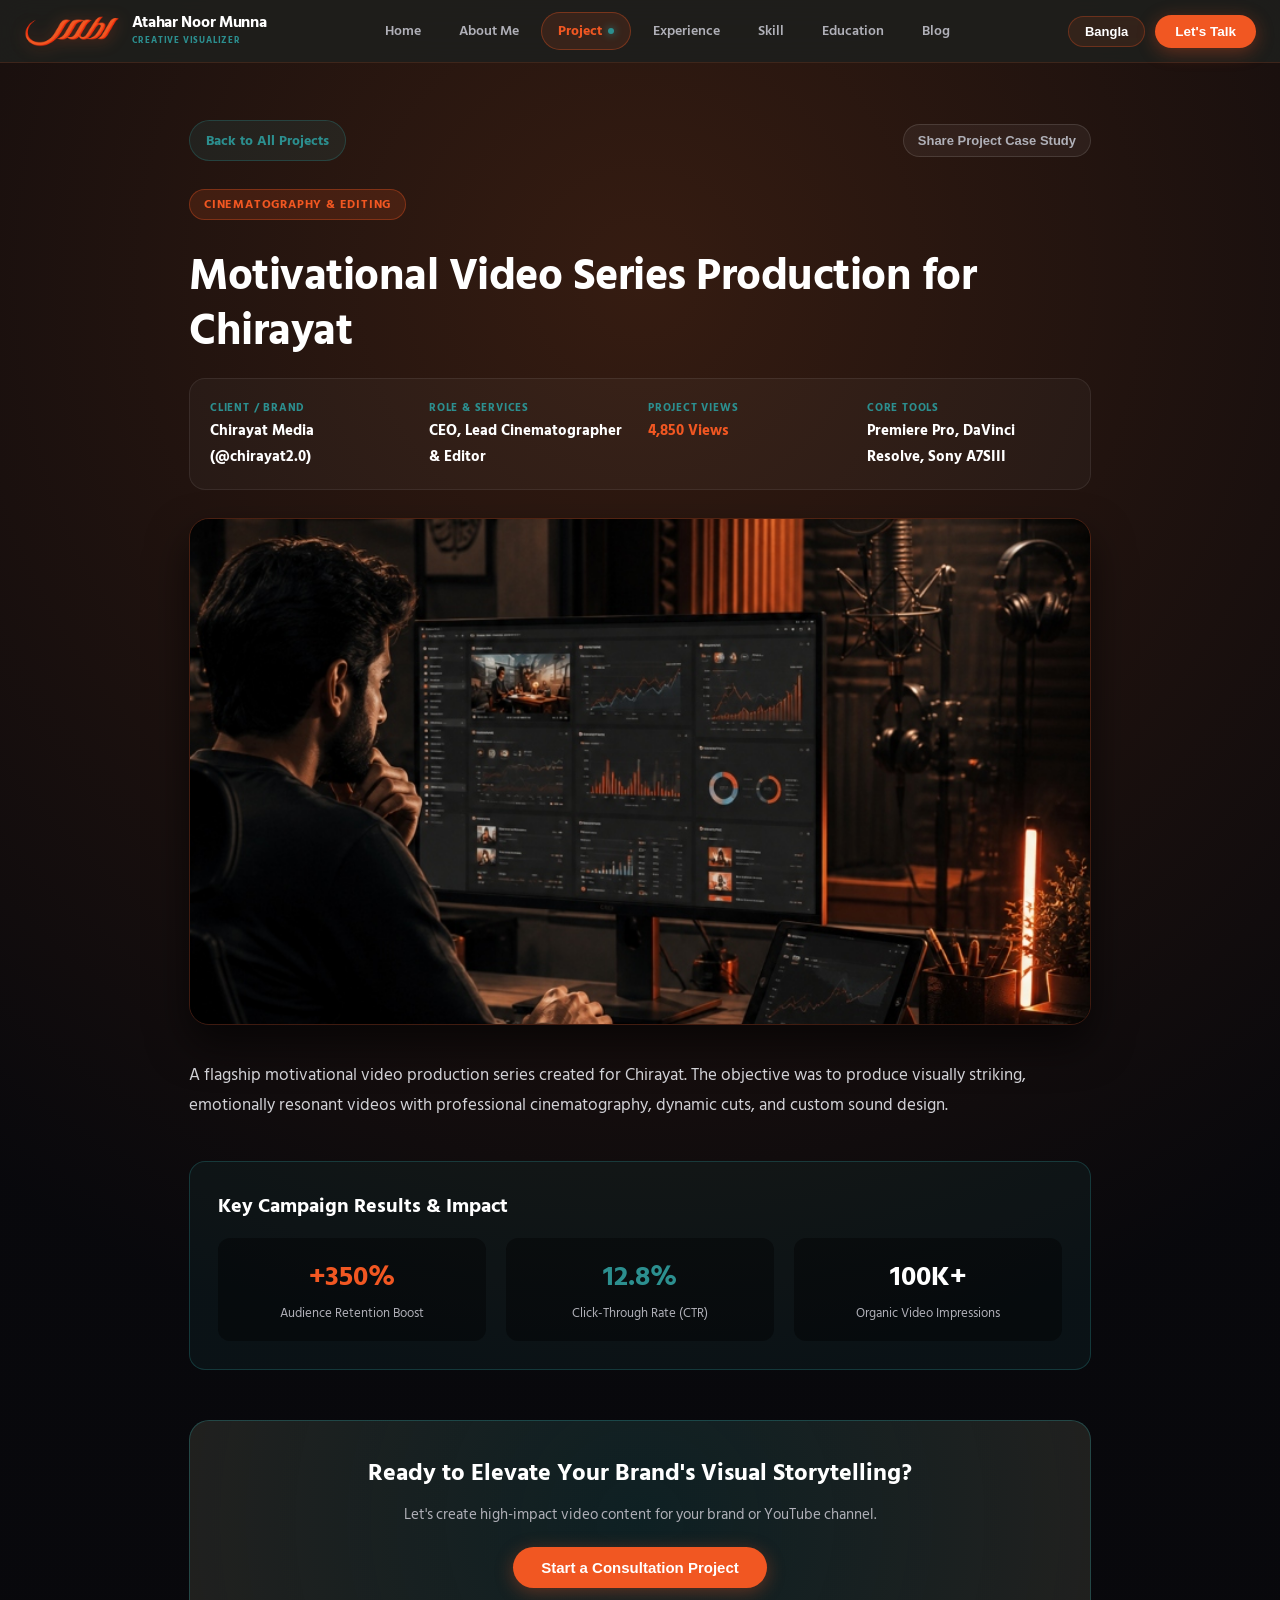
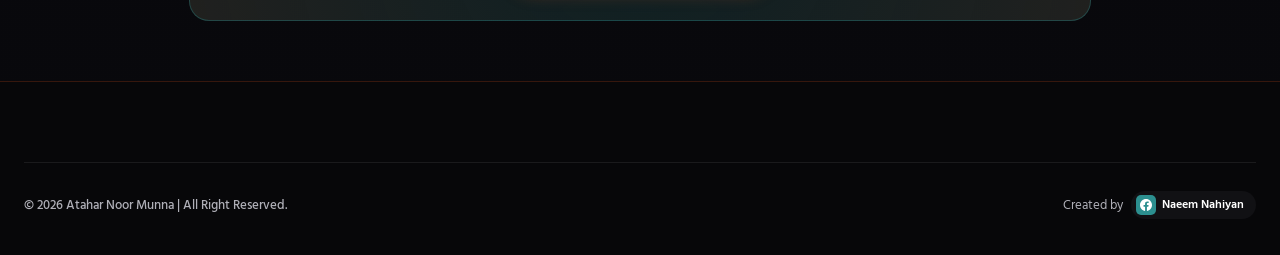
<file: motivational-video-series-production-for-chirayat.html>
<!DOCTYPE html>
<html lang="en" data-theme="dark">
<head>
  <meta charset="UTF-8">
  <meta name="viewport" content="width=device-width, initial-scale=1.0">
  <title>Motivational Video Series Production for Chirayat — Atahar Noor Munna</title>

  <meta property="og:type" content="article">
  <meta property="og:title" content="Motivational Video Series Production for Chirayat">
  <meta property="og:description" content="High-impact motivational video production featuring custom lighting, multi-cam editing, and color grading.">
  <meta property="og:image" content="https://portfolio-atahar.pages.dev/card1.jpg">
  <meta property="og:image:secure_url" content="https://portfolio-atahar.pages.dev/card1.jpg">
  <meta property="og:image:type" content="image/jpeg">
  <meta property="og:site_name" content="Atahar Noor Munna Portfolio">

  <meta name="twitter:card" content="summary_large_image">
  <meta name="twitter:title" content="Motivational Video Series Production for Chirayat">
  <meta name="twitter:description" content="High-impact motivational video production featuring custom lighting, multi-cam editing, and color grading.">
  <meta name="twitter:image" content="https://portfolio-atahar.pages.dev/card1.jpg">

  <link rel="icon" type="image/svg+xml" href="favicon.svg">
  <link rel="stylesheet" href="style.css">
</head>
<body class="subpage-bg">

  <div class="sparkle-container">
    <div class="sparkle" style="left:20%; animation-delay:0.5s;"></div>
    <div class="sparkle" style="left:50%; animation-delay:2.5s;"></div>
    <div class="sparkle" style="left:80%; animation-delay:1s;"></div>
  </div>

  <div class="content-wrapper">

    <header class="navbar">
      <div class="navbar-inner">
        <a href="index.html" class="nav-brand">
          <img src="logo.png" alt="Atahar Noor Munna Logo" class="brand-logo-img">
          <div class="brand-text">
            <span class="brand-name">Atahar Noor Munna</span>
            <span class="brand-sub" data-i18n="brand_sub">CREATIVE VISUALIZER</span>
          </div>
        </a>

        <nav class="nav-menu">
          <ul class="nav-links">
            <li><a href="index.html" class="nav-link" data-i18n="nav_home">Home</a></li>
            <li><a href="index.html#about" class="nav-link" data-i18n="nav_about">About Me</a></li>
            <li><a href="projects.html" class="nav-link active"><span data-i18n="nav_projects">Project</span> <span class="active-dot"></span></a></li>
            <li><a href="index.html#experience" class="nav-link" data-i18n="nav_experience">Experience</a></li>
            <li><a href="index.html#skills" class="nav-link" data-i18n="nav_skills">Skill</a></li>
            <li><a href="index.html#education" class="nav-link" data-i18n="nav_education">Education</a></li>
            <li><a href="blog.html" class="nav-link" data-i18n="nav_blog">Blog</a></li>
          </ul>
        </nav>

        <div class="nav-actions">
          <button class="nav-lang-btn" id="lang-toggle-btn" aria-label="Switch Language">
            <span id="lang-btn-text">Bangla</span>
          </button>
          <button class="btn-pill-orange-cta" onclick="openConsultationModal()">Let's Talk</button>
        </div>
      </div>
    </header>

    <main style="padding: 120px 24px 60px; max-width: 950px; margin: 0 auto; width: 100%;">
      
      <div style="display:flex; justify-content:space-between; align-items:center; margin-bottom:28px;">
        <a href="projects.html" style="display:inline-flex; align-items:center; gap:8px; color:var(--accent-teal); font-weight:700; text-decoration:none; font-size:14px; background:rgba(44,143,143,0.12); border:1px solid rgba(44,143,143,0.3); padding:8px 16px; border-radius:30px;">
          Back to All Projects
        </a>
        <button onclick="navigator.clipboard.writeText(window.location.href); alert('Project Link copied to clipboard!');" style="display:inline-flex; align-items:center; gap:6px; color:var(--text-muted); background:rgba(255,255,255,0.05); border:1px solid rgba(255,255,255,0.12); padding:8px 14px; border-radius:30px; font-size:13px; font-weight:600; cursor:pointer;">
          Share Project Case Study
        </button>
      </div>

      <article>
        <div style="margin-bottom: 28px;">
          <span id="project-category" class="hero-tag" style="background:rgba(241,87,34,0.15); border-color:rgba(241,87,34,0.35); color:var(--accent-orange); font-size:12px;">CINEMATOGRAPHY & EDITING</span>
          <h1 id="project-title" style="font-size: clamp(28px, 4vw, 44px); font-weight: 800; line-height: 1.25; margin: 12px 0 16px; color: var(--text-white); letter-spacing: -0.5px;">
            Motivational Video Series Production for Chirayat
          </h1>
          
          <div style="display:grid; grid-template-columns: repeat(auto-fit, minmax(160px, 1fr)); gap:16px; background:rgba(255,255,255,0.03); border:1px solid rgba(255,255,255,0.08); padding:20px; border-radius:16px; margin-top:20px;">
            <div>
              <span style="display:block; font-size:11px; color:var(--accent-teal); font-weight:700; text-transform:uppercase; letter-spacing:0.8px;">CLIENT / BRAND</span>
              <strong id="project-client" style="font-size:14.5px; color:var(--text-white);">Chirayat Media (@chirayat2.0)</strong>
            </div>
            <div>
              <span style="display:block; font-size:11px; color:var(--accent-teal); font-weight:700; text-transform:uppercase; letter-spacing:0.8px;">ROLE & SERVICES</span>
              <strong id="project-role" style="font-size:14.5px; color:var(--text-white);">CEO, Lead Cinematographer & Editor</strong>
            </div>
            <div>
              <span style="display:block; font-size:11px; color:var(--accent-teal); font-weight:700; text-transform:uppercase; letter-spacing:0.8px;">PROJECT VIEWS</span>
              <strong id="project-views" style="font-size:14.5px; color:var(--accent-orange);">4,850 Views</strong>
            </div>
            <div>
              <span style="display:block; font-size:11px; color:var(--accent-teal); font-weight:700; text-transform:uppercase; letter-spacing:0.8px;">CORE TOOLS</span>
              <strong id="project-tools" style="font-size:14.5px; color:var(--text-white);">Premiere Pro, DaVinci Resolve, Sony A7SIII</strong>
            </div>
          </div>
        </div>

        <div style="width:100%; aspect-ratio: 16/9; border-radius: 20px; overflow: hidden; margin-bottom: 36px; border: 1px solid var(--glass-border); box-shadow: 0 20px 40px rgba(0,0,0,0.6);">
          <img id="project-image" src="card1.jpg" alt="Motivational Video Series Banner" style="width:100%; height:100%; object-fit:cover;">
        </div>

        <div id="project-content" style="font-size: 16.5px; line-height: 1.8; color: #d1d1d6;">
          <p>A flagship motivational video production series created for Chirayat. The objective was to produce visually striking, emotionally resonant videos with professional cinematography, dynamic cuts, and custom sound design.</p>
        </div>

        <div style="background: rgba(44,143,143,0.08); border: 1px solid rgba(44,143,143,0.3); padding: 28px; border-radius: 16px; margin: 40px 0;">
          <h3 style="font-size: 20px; font-weight: 800; color: var(--text-white); margin-bottom: 16px;">
            Key Campaign Results & Impact
          </h3>
          <div style="display:grid; grid-template-columns: repeat(auto-fit, minmax(200px, 1fr)); gap:20px;" id="project-metrics">
            <div style="background:rgba(0,0,0,0.4); padding:16px; border-radius:12px; text-align:center;">
              <span style="font-size:28px; font-weight:800; color:var(--accent-orange); display:block;">+350%</span>
              <span style="font-size:13px; color:var(--text-muted);">Audience Retention Boost</span>
            </div>
            <div style="background:rgba(0,0,0,0.4); padding:16px; border-radius:12px; text-align:center;">
              <span style="font-size:28px; font-weight:800; color:var(--accent-teal); display:block;">12.8%</span>
              <span style="font-size:13px; color:var(--text-muted);">Click-Through Rate (CTR)</span>
            </div>
            <div style="background:rgba(0,0,0,0.4); padding:16px; border-radius:12px; text-align:center;">
              <span style="font-size:28px; font-weight:800; color:var(--text-white); display:block;">100K+</span>
              <span style="font-size:13px; color:var(--text-muted);">Organic Video Impressions</span>
            </div>
          </div>
        </div>

        <!-- Consultation CTA Box -->
        <div style="background: radial-gradient(circle at 50% 50%, rgba(44,143,143,0.18) 0%, rgba(34,34,32,0.95) 100%); border: 1px solid rgba(44,143,143,0.35); padding: 32px; border-radius: 20px; text-align: center; margin-top: 50px;">
          <h3 style="font-size: 24px; font-weight: 800; color: var(--text-white); margin-bottom: 10px;">Ready to Elevate Your Brand's Visual Storytelling?</h3>
          <p style="font-size: 15px; color: var(--text-muted); max-width: 550px; margin: 0 auto 20px;">Let's create high-impact video content for your brand or YouTube channel.</p>
          <button class="btn-pill-orange-cta" onclick="openConsultationModal()" style="font-size: 15px; padding: 12px 28px;">
            Start a Consultation Project
          </button>
        </div>

      </article>

    </main>

    <footer class="contact-section" id="contact">
      <div class="footer-inner-wrapper">
        <div class="footer-bottom">
          <p class="copyright-text">&copy; 2026 Atahar Noor Munna | All Right Reserved.</p>
          <div class="created-by-container">
            <span class="created-label" data-i18n="created_by">Created by</span>
            <a href="https://www.facebook.com/naeemdaprince" target="_blank" rel="noopener noreferrer" class="created-badge">
              <span class="created-fb-icon">
                <svg width="12" height="12" viewBox="0 0 24 24" fill="currentColor">
                  <path d="M24 12.073c0-6.627-5.373-12-12-12s-12 5.373-12 12c0 5.99 4.388 10.954 10.125 11.854v-8.385H7.078v-3.47h3.047V9.43c0-3.007 1.792-4.669 4.533-4.669 1.312 0 2.686.235 2.686.235v2.953H15.83c-1.491 0-1.956.925-1.956 1.874v2.25h3.328l-.532 3.47h-2.796v8.385C19.612 23.027 24 18.062 24 12.073z"/>
                </svg>
              </span>
              Naeem Nahiyan
            </a>
          </div>
        </div>
      </div>
    </footer>

  </div>

  <script src="script.js"></script>
  <script>
    document.addEventListener('DOMContentLoaded', () => {
      if (window.renderProjectDetailPage) {
        window.renderProjectDetailPage('motivational-video-series-production-for-chirayat');
      }
    });
  </script>
</body>
</html>
</file>
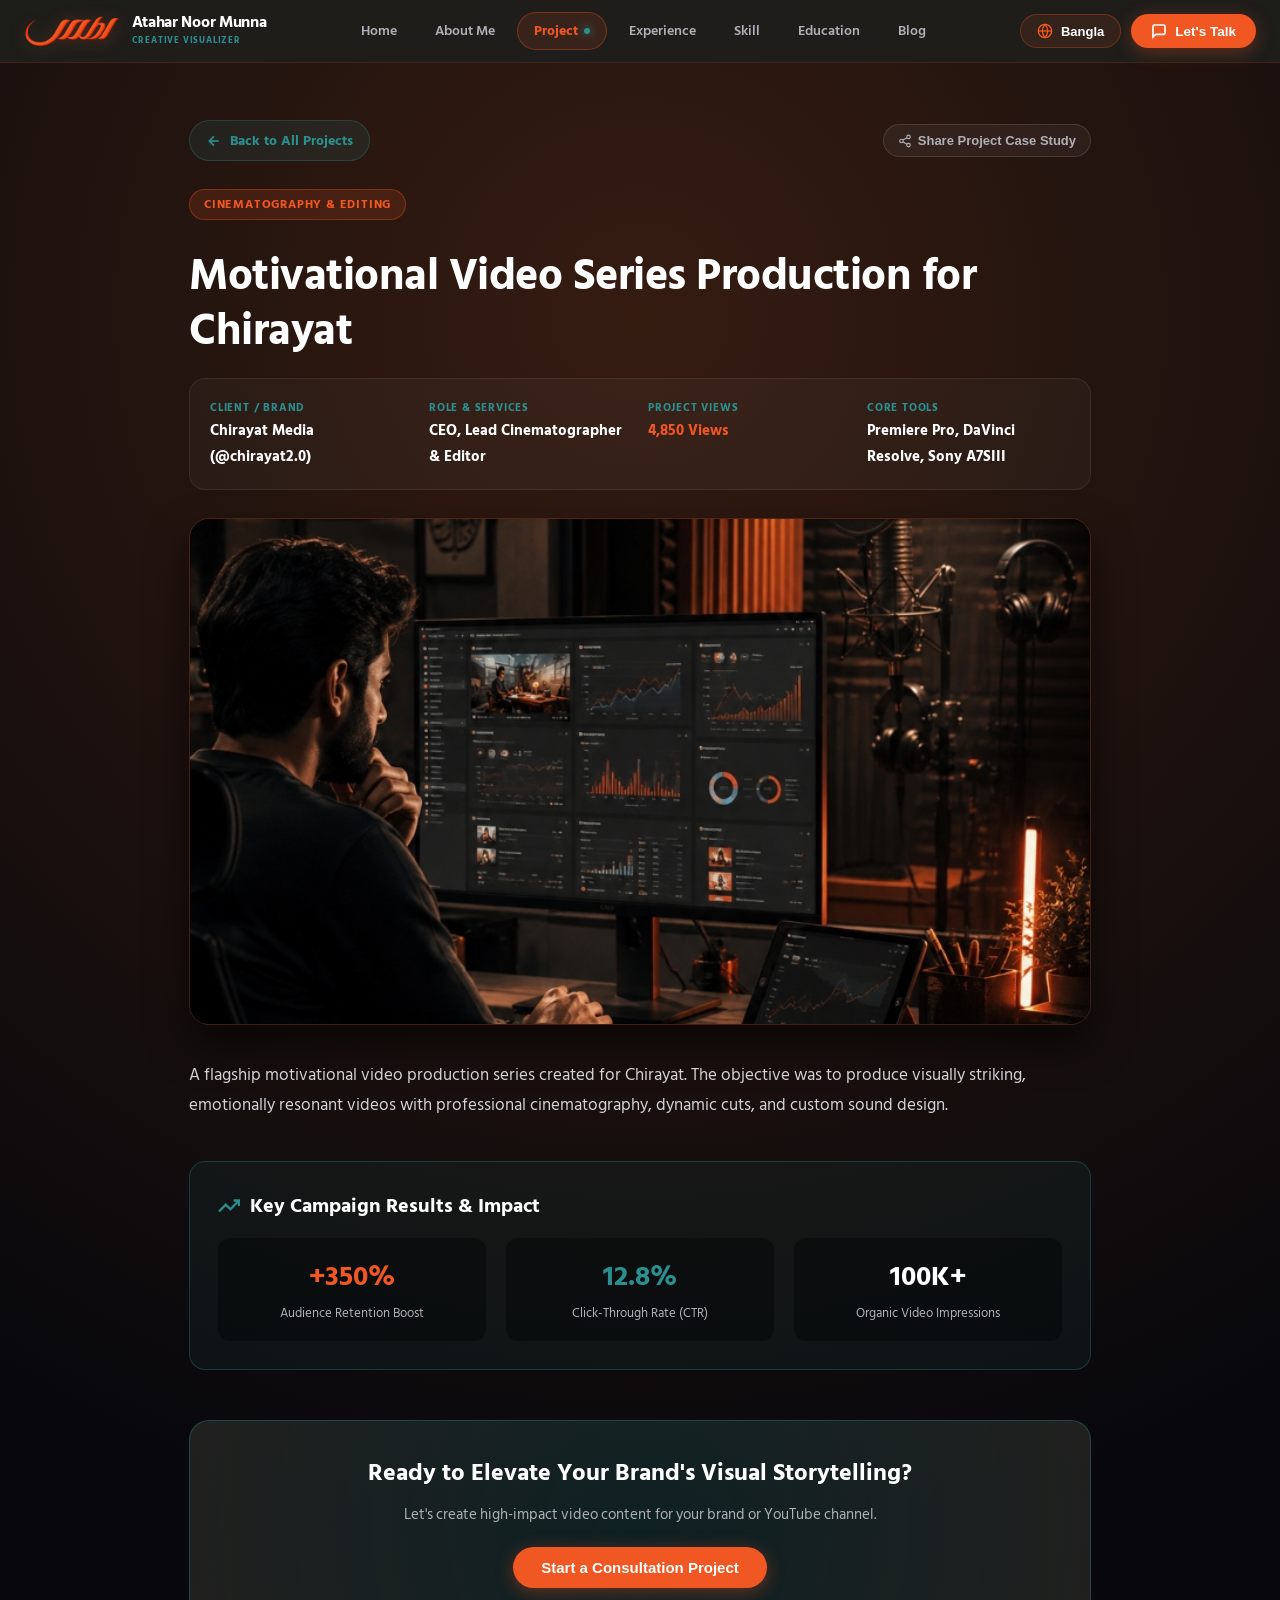
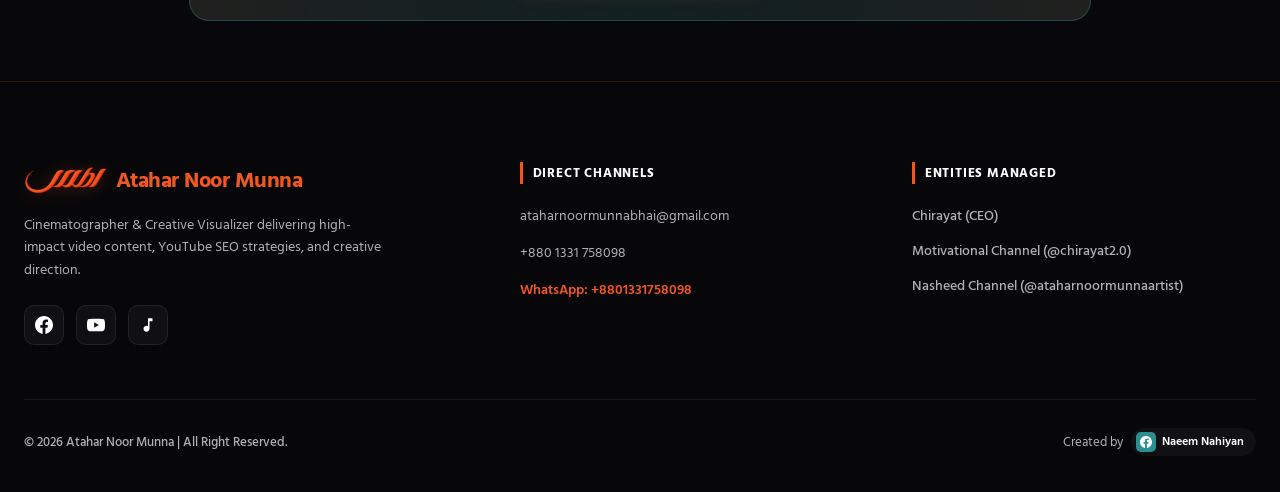
<file: project-detail.html>
<!DOCTYPE html>
<html lang="en" data-theme="dark">
<head>
  <meta charset="UTF-8">
  <meta name="viewport" content="width=device-width, initial-scale=1.0">
  <title id="page-title">Project Case Study — Atahar Noor Munna</title>

  <meta property="og:type" content="article">
  <meta property="og:title" content="Project Case Study — Atahar Noor Munna">
  <meta property="og:description" content="Cinematography, Video Editing & Visual Direction Showcase by Atahar Noor Munna.">
  <meta property="og:image" content="https://portfolio-atahar.pages.dev/atahar_noor.jpg">
  <meta property="og:image:secure_url" content="https://portfolio-atahar.pages.dev/atahar_noor.jpg">
  <meta property="og:image:type" content="image/jpeg">
  <meta property="og:site_name" content="Atahar Noor Munna Portfolio">

  <meta name="twitter:card" content="summary_large_image">
  <meta name="twitter:title" content="Project Case Study — Atahar Noor Munna">
  <meta name="twitter:description" content="Cinematography, Video Editing & Visual Direction Showcase by Atahar Noor Munna.">
  <meta name="twitter:image" content="https://portfolio-atahar.pages.dev/atahar_noor.jpg">

  <link rel="icon" type="image/svg+xml" href="favicon.svg">
  <link rel="stylesheet" href="style.css">
</head>
<body class="subpage-bg">

  <div class="sparkle-container">
    <div class="sparkle" style="left:20%; animation-delay:0.5s;"></div>
    <div class="sparkle" style="left:50%; animation-delay:2.5s;"></div>
    <div class="sparkle" style="left:80%; animation-delay:1s;"></div>
  </div>

  <div class="content-wrapper">

    <!-- Header Navbar -->
    <header class="navbar">
      <div class="navbar-inner">
        <a href="index.html" class="nav-brand">
          <img src="logo.png" alt="Atahar Noor Munna Logo" class="brand-logo-img">
          <div class="brand-text">
            <span class="brand-name">Atahar Noor Munna</span>
            <span class="brand-sub" data-i18n="brand_sub">CREATIVE VISUALIZER</span>
          </div>
        </a>

        <nav class="nav-menu">
          <ul class="nav-links">
            <li><a href="index.html" class="nav-link" data-i18n="nav_home">Home</a></li>
            <li><a href="index.html#about" class="nav-link" data-i18n="nav_about">About Me</a></li>
            <li><a href="projects.html" class="nav-link active"><span data-i18n="nav_projects">Project</span> <span class="active-dot"></span></a></li>
            <li><a href="index.html#experience" class="nav-link" data-i18n="nav_experience">Experience</a></li>
            <li><a href="index.html#skills" class="nav-link" data-i18n="nav_skills">Skill</a></li>
            <li><a href="index.html#education" class="nav-link" data-i18n="nav_education">Education</a></li>
            <li><a href="blog.html" class="nav-link" data-i18n="nav_blog">Blog</a></li>
          </ul>
        </nav>

        <div class="nav-actions">
          <button class="nav-lang-btn" id="lang-toggle-btn" aria-label="Switch Language">
            <span class="lang-icon-wrap">
              <svg width="16" height="16" viewBox="0 0 24 24" fill="none" stroke="currentColor" stroke-width="2">
                <circle cx="12" cy="12" r="10"></circle>
                <line x1="2" y1="12" x2="22" y2="12"></line>
                <path d="M12 2a15.3 15.3 0 0 1 4 10 15.3 15.3 0 0 1-4 10 15.3 15.3 0 0 1-4-10 15.3 15.3 0 0 1 4-10z"></path>
              </svg>
            </span>
            <span id="lang-btn-text">Bangla</span>
          </button>

          <button class="btn-pill-orange-cta" onclick="openConsultationModal()">
            <svg width="16" height="16" viewBox="0 0 24 24" fill="none" stroke="currentColor" stroke-width="2.5">
              <path d="M21 15a2 2 0 0 1-2 2H7l-4 4V5a2 2 0 0 1 2-2h14a2 2 0 0 1 2 2z"></path>
            </svg>
            <span data-i18n="lets_talk">Let's Talk</span>
          </button>

          <button class="mobile-menu-btn" id="mobile-menu-toggle" aria-label="Toggle Navigation Menu">
            <svg width="20" height="20" viewBox="0 0 24 24" fill="none" stroke="currentColor" stroke-width="2.2">
              <line x1="3" y1="6" x2="21" y2="6"></line>
              <line x1="3" y1="12" x2="21" y2="12"></line>
              <line x1="3" y1="18" x2="21" y2="18"></line>
            </svg>
          </button>
        </div>
      </div>
    </header>

    <!-- Main Detail Container -->
    <main style="padding: 120px 24px 60px; max-width: 950px; margin: 0 auto; width: 100%;">
      
      <!-- Back Navigation -->
      <div style="display:flex; justify-content:space-between; align-items:center; margin-bottom:28px;">
        <a href="projects.html" style="display:inline-flex; align-items:center; gap:8px; color:var(--accent-teal); font-weight:700; text-decoration:none; font-size:14px; background:rgba(44,143,143,0.12); border:1px solid rgba(44,143,143,0.3); padding:8px 16px; border-radius:30px; transition:all 0.25s ease;" onmouseover="this.style.background='rgba(44,143,143,0.25)'" onmouseout="this.style.background='rgba(44,143,143,0.12)'">
          <svg width="16" height="16" viewBox="0 0 24 24" fill="none" stroke="currentColor" stroke-width="2.5"><line x1="19" y1="12" x2="5" y2="12"></line><polyline points="12 19 5 12 12 5"></polyline></svg>
          Back to All Projects
        </a>

        <button onclick="navigator.clipboard.writeText(window.location.href); alert('Project Link copied to clipboard!');" style="display:inline-flex; align-items:center; gap:6px; color:var(--text-muted); background:rgba(255,255,255,0.05); border:1px solid rgba(255,255,255,0.12); padding:8px 14px; border-radius:30px; font-size:13px; font-weight:600; cursor:pointer;">
          <svg width="14" height="14" viewBox="0 0 24 24" fill="none" stroke="currentColor" stroke-width="2"><circle cx="18" cy="5" r="3"/><circle cx="6" cy="12" r="3"/><circle cx="18" cy="19" r="3"/><line x1="8.59" y1="13.51" x2="15.42" y2="17.49"/><line x1="15.41" y1="6.51" x2="8.59" y2="10.49"/></svg>
          Share Project Case Study
        </button>
      </div>

      <!-- Project Header Banner -->
      <article>
        <div style="margin-bottom: 28px;">
          <span id="project-category" class="hero-tag" style="background:rgba(241,87,34,0.15); border-color:rgba(241,87,34,0.35); color:var(--accent-orange); font-size:12px;">CINEMATOGRAPHY & EDITING</span>
          <h1 id="project-title" style="font-size: clamp(28px, 4vw, 44px); font-weight: 800; line-height: 1.25; margin: 12px 0 16px; color: var(--text-white); letter-spacing: -0.5px;">
            Loading Project Title...
          </h1>
          
          <div style="display:grid; grid-template-columns: repeat(auto-fit, minmax(160px, 1fr)); gap:16px; background:rgba(255,255,255,0.03); border:1px solid rgba(255,255,255,0.08); padding:20px; border-radius:16px; margin-top:20px;">
            <div>
              <span style="display:block; font-size:11px; color:var(--accent-teal); font-weight:700; text-transform:uppercase; letter-spacing:0.8px;">CLIENT / BRAND</span>
              <strong id="project-client" style="font-size:14.5px; color:var(--text-white);">Chirayat Media</strong>
            </div>
            <div>
              <span style="display:block; font-size:11px; color:var(--accent-teal); font-weight:700; text-transform:uppercase; letter-spacing:0.8px;">ROLE & SERVICES</span>
              <strong id="project-role" style="font-size:14.5px; color:var(--text-white);">Creative Director & Editor</strong>
            </div>
            <div>
              <span style="display:block; font-size:11px; color:var(--accent-teal); font-weight:700; text-transform:uppercase; letter-spacing:0.8px;">PROJECT VIEWS</span>
              <strong id="project-views" style="font-size:14.5px; color:var(--accent-orange);">4,850 Views</strong>
            </div>
            <div>
              <span style="display:block; font-size:11px; color:var(--accent-teal); font-weight:700; text-transform:uppercase; letter-spacing:0.8px;">CORE TOOLS</span>
              <strong id="project-tools" style="font-size:14.5px; color:var(--text-white);">Premiere Pro, DaVinci</strong>
            </div>
          </div>
        </div>

        <!-- Featured Media Showcase -->
        <div style="width:100%; aspect-ratio: 16/9; border-radius: 20px; overflow: hidden; margin-bottom: 36px; border: 1px solid var(--glass-border); box-shadow: 0 20px 40px rgba(0,0,0,0.6);">
          <img id="project-image" src="card1.jpg" alt="Project Showcase" style="width:100%; height:100%; object-fit:cover;">
        </div>

        <!-- Case Study Full Content -->
        <div id="project-content" style="font-size: 16.5px; line-height: 1.8; color: #d1d1d6;">
          <p>Loading project case study...</p>
        </div>

        <!-- Performance Metrics & Results -->
        <div style="background: rgba(44,143,143,0.08); border: 1px solid rgba(44,143,143,0.3); padding: 28px; border-radius: 16px; margin: 40px 0;">
          <h3 style="font-size: 20px; font-weight: 800; color: var(--text-white); margin-bottom: 16px; display:flex; align-items:center; gap:10px;">
            <svg width="22" height="22" viewBox="0 0 24 24" fill="none" stroke="#2c8f8f" stroke-width="2.5"><polyline points="23 6 13.5 15.5 8.5 10.5 1 18"></polyline><polyline points="17 6 23 6 23 12"></polyline></svg>
            Key Campaign Results & Impact
          </h3>
          <div style="display:grid; grid-template-columns: repeat(auto-fit, minmax(200px, 1fr)); gap:20px;" id="project-metrics">
            <div style="background:rgba(0,0,0,0.4); padding:16px; border-radius:12px; text-align:center;">
              <span style="font-size:28px; font-weight:800; color:var(--accent-orange); display:block;">+350%</span>
              <span style="font-size:13px; color:var(--text-muted);">Audience Retention Boost</span>
            </div>
            <div style="background:rgba(0,0,0,0.4); padding:16px; border-radius:12px; text-align:center;">
              <span style="font-size:28px; font-weight:800; color:var(--accent-teal); display:block;">12.8%</span>
              <span style="font-size:13px; color:var(--text-muted);">Click-Through Rate (CTR)</span>
            </div>
            <div style="background:rgba(0,0,0,0.4); padding:16px; border-radius:12px; text-align:center;">
              <span style="font-size:28px; font-weight:800; color:var(--text-white); display:block;">100K+</span>
              <span style="font-size:13px; color:var(--text-muted);">Organic Video Impressions</span>
            </div>
          </div>
        </div>

        <!-- Consultation Call to Action -->
        <div style="background: radial-gradient(circle at 50% 50%, rgba(44,143,143,0.18) 0%, rgba(34,34,32,0.95) 100%); border: 1px solid rgba(44,143,143,0.35); padding: 32px; border-radius: 20px; text-align: center; margin-top: 50px;">
          <h3 style="font-size: 24px; font-weight: 800; color: var(--text-white); margin-bottom: 10px;">Ready to Elevate Your Brand's Visual Storytelling?</h3>
          <p style="font-size: 15px; color: var(--text-muted); max-width: 550px; margin: 0 auto 20px;">Let's create high-impact video content for your brand or YouTube channel.</p>
          <button class="btn-pill-orange-cta" onclick="openConsultationModal()" style="font-size: 15px; padding: 12px 28px;">
            Start a Consultation Project
          </button>
        </div>

      </article>

    </main>

    <!-- Footer -->
    <footer class="contact-section" id="contact">
      <div class="footer-inner-wrapper">
        <div class="footer-grid">
          
          <div class="footer-col brand-col">
            <a href="index.html" class="footer-logo">
              <img src="logo.png" alt="Atahar Noor Munna Logo" class="footer-logo-img">
              <span>Atahar Noor <span>Munna</span></span>
            </a>
            <p class="footer-bio" data-i18n="footer_bio">
              Cinematographer & Creative Visualizer delivering high-impact video content, YouTube SEO strategies, and creative direction.
            </p>
            <div class="social-links-row">
              <a href="https://www.facebook.com/naeemdaprince" target="_blank" class="social-btn"><svg width="18" height="18" viewBox="0 0 24 24" fill="currentColor"><path d="M24 12.073c0-6.627-5.373-12-12-12s-12 5.373-12 12c0 5.99 4.388 10.954 10.125 11.854v-8.385H7.078v-3.47h3.047V9.43c0-3.007 1.792-4.669 4.533-4.669 1.312 0 2.686.235 2.686.235v2.953H15.83c-1.491 0-1.956.925-1.956 1.874v2.25h3.328l-.532 3.47h-2.796v8.385C19.612 23.027 24 18.062 24 12.073z"/></svg></a>
              <a href="https://youtube.com/@chirayat2.0" target="_blank" class="social-btn"><svg width="18" height="18" viewBox="0 0 24 24" fill="currentColor"><path d="M23.498 6.186a3.016 3.016 0 0 0-2.122-2.136C19.505 3.545 12 3.545 12 3.545s-7.505 0-9.377.505A3.017 3.017 0 0 0 .502 6.186C0 8.07 0 12 0 12s0 3.93.502 5.814a3.016 3.016 0 0 0 2.122 2.136c1.871.505 9.376.505 9.376.505s7.505 0 9.377-.505a3.015 3.015 0 0 0 2.122-2.136C24 15.93 24 12 24 12s0-3.93-.502-5.814zM9.545 15.568V8.432L15.818 12l-6.273 3.568z"/></svg></a>
              <a href="https://youtube.com/@ataharnoormunnaartist" target="_blank" class="social-btn"><svg width="18" height="18" viewBox="0 0 24 24" fill="currentColor"><path d="M12 3v10.55c-.59-.34-1.27-.55-2-.55-2.21 0-4 1.79-4 4s1.79 4 4 4 4-1.79 4-4V7h4V3h-6z"/></svg></a>
            </div>
          </div>

          <div class="footer-col">
            <h4 class="footer-col-title" data-i18n="channels_title">DIRECT CHANNELS</h4>
            <div class="contact-links-list">
              <a href="mailto:ataharnoormunnabhai@gmail.com" class="footer-contact-link">ataharnoormunnabhai@gmail.com</a>
              <a href="tel:01331758098" class="footer-contact-link">+880 1331 758098</a>
              <a href="https://wa.me/8801331758098" target="_blank" class="footer-contact-link highlight">WhatsApp: +8801331758098</a>
            </div>
          </div>

          <div class="footer-col">
            <h4 class="footer-col-title" data-i18n="entities_title">ENTITIES MANAGED</h4>
            <ul class="footer-entities-list">
              <li>Chirayat (CEO)</li>
              <li>Motivational Channel (@chirayat2.0)</li>
              <li>Nasheed Channel (@ataharnoormunnaartist)</li>
            </ul>
          </div>

        </div>

        <div class="footer-bottom">
          <p class="copyright-text">&copy; 2026 Atahar Noor Munna | All Right Reserved.</p>
          <div class="created-by-container">
            <span class="created-label" data-i18n="created_by">Created by</span>
            <a href="https://www.facebook.com/naeemdaprince" target="_blank" rel="noopener noreferrer" class="created-badge">
              <span class="created-fb-icon">
                <svg width="12" height="12" viewBox="0 0 24 24" fill="currentColor">
                  <path d="M24 12.073c0-6.627-5.373-12-12-12s-12 5.373-12 12c0 5.99 4.388 10.954 10.125 11.854v-8.385H7.078v-3.47h3.047V9.43c0-3.007 1.792-4.669 4.533-4.669 1.312 0 2.686.235 2.686.235v2.953H15.83c-1.491 0-1.956.925-1.956 1.874v2.25h3.328l-.532 3.47h-2.796v8.385C19.612 23.027 24 18.062 24 12.073z"/>
                </svg>
              </span>
              Naeem Nahiyan
            </a>
          </div>
        </div>
      </div>
    </footer>

  </div>

  <!-- Consultation Modal -->
  <div class="modal-overlay" id="consultation-modal">
    <div class="modal-card">
      <button class="modal-close-btn" onclick="closeConsultationModal()">✕</button>
      <h3 class="modal-title">Book Consultation Session</h3>
      <form id="consultation-form" onsubmit="handleFormSubmit(event)">
        <div class="modal-form-group">
          <label class="modal-label">FULL NAME *</label>
          <input type="text" id="modal-name" class="modal-input" placeholder="your full name" required>
        </div>
        <div class="modal-form-group">
          <label class="modal-label">WHATSAPP / MOBILE NUMBER *</label>
          <input type="tel" id="modal-phone" class="modal-input" placeholder="+88017XXXXXXXX" required>
        </div>
        <div class="modal-form-group">
          <label class="modal-label">REQUIREMENTS *</label>
          <textarea id="modal-requirements" class="modal-textarea" placeholder="Tell us about your requirements..." required></textarea>
        </div>
        <div class="modal-actions">
          <button type="submit" class="btn-confirm-submit">CONFIRM & SUBMIT</button>
          <button type="button" class="btn-send-whatsapp" onclick="sendToWhatsApp()">LAUNCH WHATSAPP</button>
        </div>
      </form>
    </div>
  </div>

  <script src="script.js"></script>
  <script>
    document.addEventListener('DOMContentLoaded', () => {
      const params = new URLSearchParams(window.location.search);
      let slug = params.get('slug') || 'motivational-video-series-production-for-chirayat';

      if (window.renderProjectDetailPage) {
        window.renderProjectDetailPage(slug);
      }
    });
  </script>
</body>
</html>
</file>
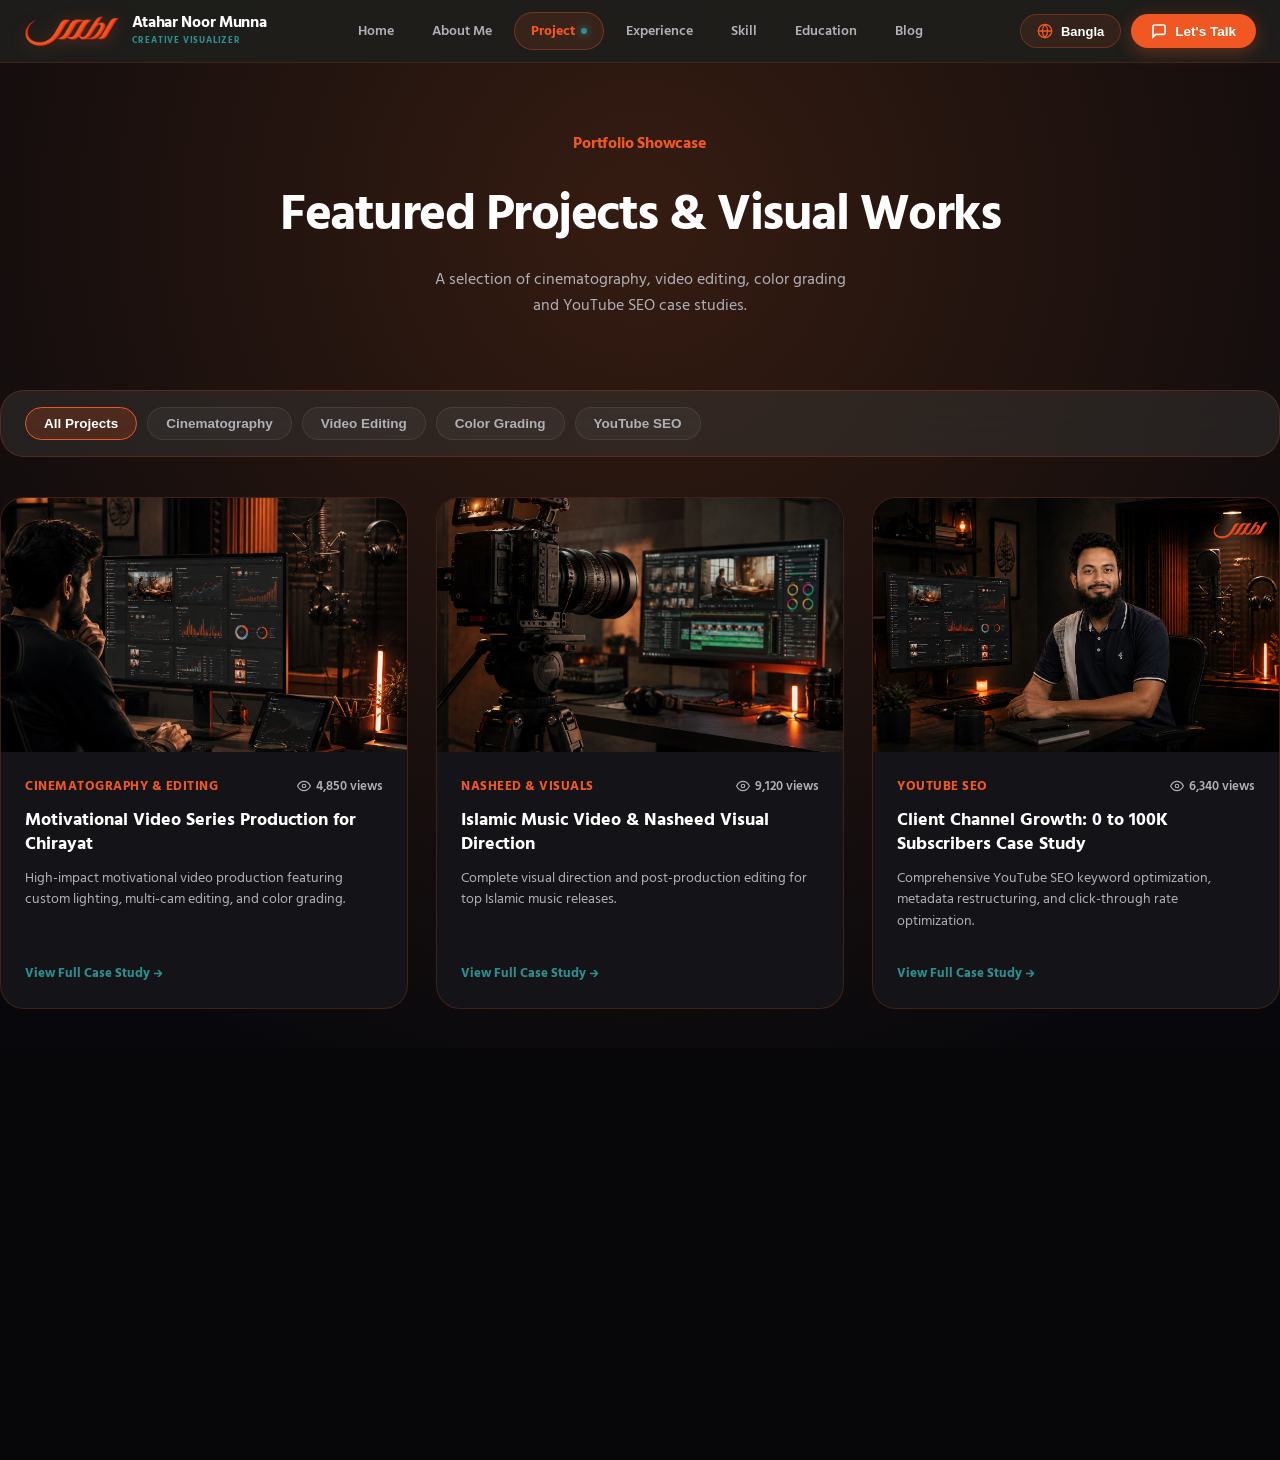
<file: projects.html>
<!DOCTYPE html>
<html lang="en" data-theme="dark">
<head>
  <meta charset="UTF-8">
  <meta name="viewport" content="width=device-width, initial-scale=1.0">
  <!-- Primary Meta Tags -->
  <title>Projects & Visual Portfolio — Atahar Noor Munna</title>
  <meta name="title" content="Projects & Visual Portfolio — Atahar Noor Munna">
  <meta name="description" content="Explore Featured Cinematography, Video Editing, Nasheed Visual Direction & YouTube SEO Case Studies by Atahar Noor Munna.">

  <!-- Open Graph / WhatsApp Social Sharing Meta Tags -->
  <meta property="og:type" content="website">
  <meta property="og:url" content="https://portfolio-atahar.pages.dev/projects.html">
  <meta property="og:title" content="Projects & Visual Portfolio — Atahar Noor Munna">
  <meta property="og:description" content="Explore Featured Cinematography, Video Editing, Nasheed Visual Direction & YouTube SEO Case Studies by Atahar Noor Munna.">
  <meta property="og:image" content="https://portfolio-atahar.pages.dev/atahar_noor.jpg">
  <meta property="og:image:secure_url" content="https://portfolio-atahar.pages.dev/atahar_noor.jpg">
  <meta property="og:image:type" content="image/jpeg">
  <meta property="og:site_name" content="Atahar Noor Munna Portfolio">

  <!-- Twitter Social Sharing Meta Tags -->
  <meta name="twitter:card" content="summary_large_image">
  <meta name="twitter:title" content="Projects & Visual Portfolio — Atahar Noor Munna">
  <meta name="twitter:description" content="Explore Featured Cinematography, Video Editing, Nasheed Visual Direction & YouTube SEO Case Studies by Atahar Noor Munna.">
  <meta name="twitter:image" content="https://portfolio-atahar.pages.dev/atahar_noor.jpg">
  <link rel="icon" type="image/svg+xml" href="favicon.svg">
  <link rel="stylesheet" href="style.css">
</head>
<body class="subpage-bg">

  <!-- Floating Sparkles Container -->
  <div class="sparkle-container">
    <div class="sparkle" style="left: 10%; animation-delay: 0s;"></div>
    <div class="sparkle" style="left: 30%; animation-delay: 2s;"></div>
    <div class="sparkle" style="left: 55%; animation-delay: 1s;"></div>
    <div class="sparkle" style="left: 75%; animation-delay: 3s;"></div>
    <div class="sparkle" style="left: 90%; animation-delay: 1.5s;"></div>
  </div>

  <!-- Main Content Wrapper Overlay -->
  <div class="content-wrapper">

    <!-- Header Navbar -->
    <header class="navbar">
      <div class="navbar-inner">
        <!-- Left: Logo -->
        <a href="index.html" class="nav-brand">
          <img src="logo.png" alt="Atahar Noor Munna Logo" class="brand-logo-img">
          <div class="brand-text">
            <span class="brand-name">Atahar Noor Munna</span>
            <span class="brand-sub" data-i18n="brand_sub">CREATIVE VISUALIZER</span>
          </div>
        </a>

        <!-- Center: Nav Links -->
        <nav class="nav-menu">
          <ul class="nav-links">
            <li><a href="index.html" class="nav-link" data-i18n="nav_home">Home</a></li>
            <li><a href="index.html#about" class="nav-link" data-i18n="nav_about">About Me</a></li>
            <li><a href="projects.html" class="nav-link active"><span data-i18n="nav_projects">Project</span> <span class="active-dot"></span></a></li>
            <li><a href="index.html#experience" class="nav-link" data-i18n="nav_experience">Experience</a></li>
            <li><a href="index.html#skills" class="nav-link" data-i18n="nav_skills">Skill</a></li>
            <li><a href="index.html#education" class="nav-link" data-i18n="nav_education">Education</a></li>
            <li><a href="blog.html" class="nav-link" data-i18n="nav_blog">Blog</a></li>
            <li>
              <a href="javascript:void(0)" onclick="navigator.clipboard.writeText(window.location.href); alert('Portfolio link copied to clipboard!');" class="nav-link mobile-share-link">
                <span style="display:inline-flex; align-items:center; gap:8px; color:var(--accent-teal);">
                  <svg width="15" height="15" viewBox="0 0 24 24" fill="none" stroke="currentColor" stroke-width="2">
                    <circle cx="18" cy="5" r="3"></circle>
                    <circle cx="6" cy="12" r="3"></circle>
                    <circle cx="18" cy="19" r="3"></circle>
                    <line x1="8.59" y1="13.51" x2="15.42" y2="17.49"></line>
                    <line x1="15.41" y1="6.51" x2="8.59" y2="10.49"></line>
                  </svg>
                  Share Portfolio Link
                </span>
              </a>
            </li>
          </ul>
        </nav>

        <!-- Right: Actions -->
        <div class="nav-actions">
          <button class="nav-lang-btn" id="lang-toggle-btn" aria-label="Switch Language">
            <span class="lang-icon-wrap">
              <svg width="16" height="16" viewBox="0 0 24 24" fill="none" stroke="currentColor" stroke-width="2" stroke-linecap="round" stroke-linejoin="round">
                <circle cx="12" cy="12" r="10"></circle>
                <line x1="2" y1="12" x2="22" y2="12"></line>
                <path d="M12 2a15.3 15.3 0 0 1 4 10 15.3 15.3 0 0 1-4 10 15.3 15.3 0 0 1-4-10 15.3 15.3 0 0 1 4-10z"></path>
              </svg>
            </span>
            <span id="lang-btn-text">Bangla</span>
          </button>

          <button class="btn-pill-orange-cta" onclick="openConsultationModal()">
            <svg width="16" height="16" viewBox="0 0 24 24" fill="none" stroke="currentColor" stroke-width="2.5">
              <path d="M21 15a2 2 0 0 1-2 2H7l-4 4V5a2 2 0 0 1 2-2h14a2 2 0 0 1 2 2z"></path>
            </svg>
            <span data-i18n="lets_talk">Let's Talk</span>
          </button>

          <!-- Mobile Hamburger Menu Button -->
          <button class="mobile-menu-btn" id="mobile-menu-toggle" aria-label="Toggle Navigation Menu">
            <svg width="20" height="20" viewBox="0 0 24 24" fill="none" stroke="currentColor" stroke-width="2.2" stroke-linecap="round" stroke-linejoin="round">
              <line x1="3" y1="6" x2="21" y2="6"></line>
              <line x1="3" y1="12" x2="21" y2="12"></line>
              <line x1="3" y1="18" x2="21" y2="18"></line>
            </svg>
          </button>
        </div>
      </div>
    </header>

    <!-- Page Header Banner -->
    <div class="page-header-banner">
      <span class="section-accent-tag" data-i18n="proj_header_tag">Portfolio Showcase</span>
      <h1 class="section-title" style="margin-bottom:12px;" data-i18n="proj_header_title">Featured Projects & Visual Works</h1>
      <p class="hero-description" style="margin:0 auto 32px;" data-i18n="proj_header_desc">A selection of cinematography, video editing, color grading and YouTube SEO case studies.</p>
    </div>

    <!-- Filter Bar -->
    <div class="filter-bar">
      <div class="filter-tabs">
        <button class="filter-btn active" onclick="filterProjects('all', this)" data-i18n="tab_all">All Projects</button>
        <button class="filter-btn" onclick="filterProjects('cinematography', this)" data-i18n="tab_cinema">Cinematography</button>
        <button class="filter-btn" onclick="filterProjects('editing', this)" data-i18n="tab_editing">Video Editing</button>
        <button class="filter-btn" onclick="filterProjects('grading', this)" data-i18n="tab_grading">Color Grading</button>
        <button class="filter-btn" onclick="filterProjects('seo', this)" data-i18n="tab_seo">YouTube SEO</button>
      </div>
    </div>

    <!-- Projects Grid -->
    <div class="blog-grid" id="projects-grid">
      <div class="blog-card" data-category="editing">
        <a href="motivational-video-series-production-for-chirayat.html" class="blog-card-img-link">
          <img src="card1.jpg" alt="Chirayat Motivational Series" class="blog-card-img">
        </a>
        <div class="blog-card-body">
          <div class="blog-meta-row">
            <span class="blog-category-tag" data-i18n="p1_cat">Cinematography & Editing</span>
            <span class="blog-views-count">
              <svg width="14" height="14" viewBox="0 0 24 24" fill="none" stroke="currentColor" stroke-width="2"><circle cx="12" cy="12" r="3"/><path d="M1 12s4-8 11-8 11 8 11 8-4 8-11 8-11-8-11-8z"/></svg>
              4,850 views
            </span>
          </div>
          <h3 class="blog-card-title"><a href="motivational-video-series-production-for-chirayat.html" data-i18n="p1_title">Motivational Video Series Production for Chirayat</a></h3>
          <p class="blog-card-excerpt" data-i18n="p1_desc">High-impact motivational video production featuring custom lighting, multi-cam editing, and color grading.</p>
          <a href="motivational-video-series-production-for-chirayat.html" style="color:var(--accent-teal); font-size:13px; font-weight:700; text-decoration:none; margin-top:10px; display:inline-flex; align-items:center; gap:4px;">View Full Case Study →</a>
        </div>
      </div>

      <div class="blog-card" data-category="cinematography">
        <a href="islamic-music-video-nasheed-visual-direction.html" class="blog-card-img-link">
          <img src="card3.jpg" alt="Nasheed Music Video Visuals" class="blog-card-img">
        </a>
        <div class="blog-card-body">
          <div class="blog-meta-row">
            <span class="blog-category-tag" data-i18n="p2_cat">Nasheed & Visuals</span>
            <span class="blog-views-count">
              <svg width="14" height="14" viewBox="0 0 24 24" fill="none" stroke="currentColor" stroke-width="2"><circle cx="12" cy="12" r="3"/><path d="M1 12s4-8 11-8 11 8 11 8-4 8-11 8-11-8-11-8z"/></svg>
              9,120 views
            </span>
          </div>
          <h3 class="blog-card-title"><a href="islamic-music-video-nasheed-visual-direction.html" data-i18n="p2_title">Islamic Music Video & Nasheed Visual Direction</a></h3>
          <p class="blog-card-excerpt" data-i18n="p2_desc">Complete visual direction and post-production editing for top Islamic music releases.</p>
          <a href="islamic-music-video-nasheed-visual-direction.html" style="color:var(--accent-teal); font-size:13px; font-weight:700; text-decoration:none; margin-top:10px; display:inline-flex; align-items:center; gap:4px;">View Full Case Study →</a>
        </div>
      </div>

      <div class="blog-card" data-category="seo">
        <a href="client-channel-growth-0-to-100k-subscribers-case-study.html" class="blog-card-img-link">
          <img src="atahar_noor.jpg" alt="YouTube Channel Growth" class="blog-card-img">
        </a>
        <div class="blog-card-body">
          <div class="blog-meta-row">
            <span class="blog-category-tag" data-i18n="p3_cat">YouTube SEO</span>
            <span class="blog-views-count">
              <svg width="14" height="14" viewBox="0 0 24 24" fill="none" stroke="currentColor" stroke-width="2"><circle cx="12" cy="12" r="3"/><path d="M1 12s4-8 11-8 11 8 11 8-4 8-11 8-11-8-11-8z"/></svg>
              6,340 views
            </span>
          </div>
          <h3 class="blog-card-title"><a href="client-channel-growth-0-to-100k-subscribers-case-study.html" data-i18n="p3_title">Client Channel Growth: 0 to 100K Subscribers Case Study</a></h3>
          <p class="blog-card-excerpt" data-i18n="p3_desc">Comprehensive YouTube SEO keyword optimization, metadata restructuring, and click-through rate optimization.</p>
          <a href="client-channel-growth-0-to-100k-subscribers-case-study.html" style="color:var(--accent-teal); font-size:13px; font-weight:700; text-decoration:none; margin-top:10px; display:inline-flex; align-items:center; gap:4px;">View Full Case Study →</a>
        </div>
      </div>
    </div>

    <!-- Full 3-Column Footer Section -->
    <footer class="contact-section" id="contact">
      <div class="footer-inner-wrapper">
        <div class="footer-grid">
          
          <!-- Column 1: Brand & Short Bio -->
          <div class="footer-col brand-col">
            <a href="index.html" class="footer-logo">
              <img src="logo.png" alt="Atahar Noor Munna Logo" class="footer-logo-img">
              <span>Atahar Noor <span>Munna</span></span>
            </a>
            <p class="footer-bio" data-i18n="footer_bio">
              Cinematographer & Creative Visualizer delivering high-impact video content, YouTube SEO strategies, and creative direction.
            </p>
            <div class="social-links-row">
              <a href="https://www.facebook.com/naeemdaprince" target="_blank" rel="noopener noreferrer" class="social-btn" aria-label="Facebook">
                <svg width="18" height="18" viewBox="0 0 24 24" fill="currentColor">
                  <path d="M24 12.073c0-6.627-5.373-12-12-12s-12 5.373-12 12c0 5.99 4.388 10.954 10.125 11.854v-8.385H7.078v-3.47h3.047V9.43c0-3.007 1.792-4.669 4.533-4.669 1.312 0 2.686.235 2.686.235v2.953H15.83c-1.491 0-1.956.925-1.956 1.874v2.25h3.328l-.532 3.47h-2.796v8.385C19.612 23.027 24 18.062 24 12.073z"/>
                </svg>
              </a>
              <a href="https://youtube.com/@chirayat2.0" target="_blank" rel="noopener noreferrer" class="social-btn" aria-label="YouTube Motivational">
                <svg width="18" height="18" viewBox="0 0 24 24" fill="currentColor">
                  <path d="M23.498 6.186a3.016 3.016 0 0 0-2.122-2.136C19.505 3.545 12 3.545 12 3.545s-7.505 0-9.377.505A3.017 3.017 0 0 0 .502 6.186C0 8.07 0 12 0 12s0 3.93.502 5.814a3.016 3.016 0 0 0 2.122 2.136c1.871.505 9.376.505 9.376.505s7.505 0 9.377-.505a3.015 3.015 0 0 0 2.122-2.136C24 15.93 24 12 24 12s0-3.93-.502-5.814zM9.545 15.568V8.432L15.818 12l-6.273 3.568z"/>
                </svg>
              </a>
              <a href="https://youtube.com/@ataharnoormunnaartist" target="_blank" rel="noopener noreferrer" class="social-btn" aria-label="YouTube Nasheed">
                <svg width="18" height="18" viewBox="0 0 24 24" fill="currentColor">
                  <path d="M12 3v10.55c-.59-.34-1.27-.55-2-.55-2.21 0-4 1.79-4 4s1.79 4 4 4 4-1.79 4-4V7h4V3h-6z"/>
                </svg>
              </a>
              <a href="mailto:ataharnoormunnabhai@gmail.com" class="social-btn" aria-label="Email">
                <svg width="18" height="18" viewBox="0 0 24 24" fill="none" stroke="currentColor" stroke-width="2">
                  <path d="M4 4h16c1.1 0 2 .9 2 2v12c0 1.1-.9 2-2 2H4c-1.1 0-2-.9-2-2V6c0-1.1.9-2 2-2z"/>
                  <polyline points="22,6 12,13 2,6"/>
                </svg>
              </a>
            </div>
          </div>

          <!-- Column 2: DIRECT CHANNELS -->
          <div class="footer-col">
            <h4 class="footer-col-title" data-i18n="channels_title">DIRECT CHANNELS</h4>
            <div class="contact-links-list">
              <a href="mailto:ataharnoormunnabhai@gmail.com" class="footer-contact-link">
                <svg width="16" height="16" viewBox="0 0 24 24" fill="none" stroke="currentColor" stroke-width="2" class="link-icon">
                  <path d="M4 4h16c1.1 0 2 .9 2 2v12c0 1.1-.9 2-2 2H4c-1.1 0-2-.9-2-2V6c0-1.1.9-2 2-2z"/>
                  <polyline points="22,6 12,13 2,6"/>
                </svg>
                ataharnoormunnabhai@gmail.com
              </a>
              <a href="tel:01331758098" class="footer-contact-link">
                <svg width="16" height="16" viewBox="0 0 24 24" fill="none" stroke="currentColor" stroke-width="2" class="link-icon">
                  <path d="M22 16.92v3a2 2 0 0 1-2.18 2 19.79 19.79 0 0 1-8.63-3.07 19.5 19.5 0 0 1-6-6 19.79 19.79 0 0 1-3.07-8.67A2 2 0 0 1 4.11 2h3a2 2 0 0 1 2 1.72 12.84 12.84 0 0 0 .7 2.81 2 2 0 0 1-.45 2.11L8.09 9.91a16 16 0 0 0 6 6l1.27-1.27a2 2 0 0 1 2.11-.45 12.84 12.84 0 0 0 2.81.7A2 2 0 0 1 22 16.92z"/>
                </svg>
                +880 1331 758098
              </a>
              <a href="https://wa.me/8801331758098" target="_blank" rel="noopener noreferrer" class="footer-contact-link highlight">
                <svg width="16" height="16" viewBox="0 0 24 24" fill="currentColor" class="link-icon">
                  <path d="M.057 24l1.687-6.163c-1.041-1.804-1.588-3.849-1.587-5.946.003-6.556 5.338-11.891 11.893-11.891 3.181.001 6.167 1.24 8.413 3.488 2.245 2.248 3.481 5.236 3.48 8.414-.003 6.557-5.338 11.892-11.893 11.892-1.99-.001-3.951-.5-5.688-1.448l-6.305 1.654zm6.597-3.807c1.676.995 3.276 1.591 5.392 1.592 5.448 0 9.886-4.434 9.889-9.885.002-5.462-4.415-9.89-9.881-9.892-5.452 0-9.887 4.434-9.889 9.884-.001 2.225.651 3.891 1.746 5.634l-.999 3.648 3.742-.981z"/>
                </svg>
                WhatsApp: +8801331758098
              </a>
            </div>
          </div>

          <!-- Column 3: ENTITIES MANAGED -->
          <div class="footer-col">
            <h4 class="footer-col-title" data-i18n="entities_title">ENTITIES MANAGED</h4>
            <ul class="footer-entities-list">
              <li>Chirayat (CEO)</li>
              <li>Motivational Channel (@chirayat2.0)</li>
              <li>Nasheed Channel (@ataharnoormunnaartist)</li>
              <li>10+ Partner Companies</li>
            </ul>
          </div>

        </div>

        <!-- Bottom Bar -->
        <div class="footer-bottom">
          <p class="copyright-text">&copy; 2026 Atahar Noor Munna | All Right Reserved.</p>
          <div class="created-by-container">
            <span class="created-label" data-i18n="created_by">Created by</span>
            <a href="https://www.facebook.com/naeemdaprince" target="_blank" rel="noopener noreferrer" class="created-badge">
              <span class="created-fb-icon">
                <svg width="12" height="12" viewBox="0 0 24 24" fill="currentColor">
                  <path d="M24 12.073c0-6.627-5.373-12-12-12s-12 5.373-12 12c0 5.99 4.388 10.954 10.125 11.854v-8.385H7.078v-3.47h3.047V9.43c0-3.007 1.792-4.669 4.533-4.669 1.312 0 2.686.235 2.686.235v2.953H15.83c-1.491 0-1.956.925-1.956 1.874v2.25h3.328l-.532 3.47h-2.796v8.385C19.612 23.027 24 18.062 24 12.073z"/>
                </svg>
              </span>
              Naeem Nahiyan
            </a>
          </div>
        </div>
      </div>
    </footer>

  </div>

  <!-- Consultation Pop-up Form Modal (Glowing Border, Clean Title) -->
  <div class="modal-overlay" id="consultation-modal">
    <div class="modal-card">
      <button class="modal-close-btn" onclick="closeConsultationModal()" aria-label="Close">
        <svg width="18" height="18" viewBox="0 0 24 24" fill="none" stroke="currentColor" stroke-width="2.5">
          <line x1="18" y1="6" x2="6" y2="18"></line>
          <line x1="6" y1="6" x2="18" y2="18"></line>
        </svg>
      </button>

      <h3 class="modal-title">Book Consultation Session</h3>
      <p class="modal-subtitle">Submit details directly to our secured pipeline, or launch instantly via WhatsApp.</p>

      <form id="consultation-form" onsubmit="handleFormSubmit(event)">
        <div class="modal-form-group">
          <label class="modal-label">FULL NAME *</label>
          <div class="input-wrapper">
            <span class="input-icon">
              <svg width="18" height="18" viewBox="0 0 24 24" fill="none" stroke="currentColor" stroke-width="2">
                <path d="M20 21v-2a4 4 0 0 0-4-4H8a4 4 0 0 0-4 4v2"></path>
                <circle cx="12" cy="7" r="4"></circle>
              </svg>
            </span>
            <input type="text" id="modal-name" class="modal-input" placeholder="your full name" required>
          </div>
        </div>

        <div class="modal-form-group">
          <label class="modal-label">WHATSAPP / MOBILE NUMBER *</label>
          <div class="input-wrapper">
            <span class="input-icon">
              <svg width="18" height="18" viewBox="0 0 24 24" fill="none" stroke="currentColor" stroke-width="2">
                <path d="M22 16.92v3a2 2 0 0 1-2.18 2 19.79 19.79 0 0 1-8.63-3.07 19.5 19.5 0 0 1-6-6 19.79 19.79 0 0 1-3.07-8.67A2 2 0 0 1 4.11 2h3a2 2 0 0 1 2 1.72 12.84 12.84 0 0 0 .7 2.81 2 2 0 0 1-.45 2.11L8.09 9.91a16 16 0 0 0 6 6l1.27-1.27a2 2 0 0 1 2.11-.45 12.84 12.84 0 0 0 2.81.7A2 2 0 0 1 22 16.92z"></path>
              </svg>
            </span>
            <input type="tel" id="modal-phone" class="modal-input" placeholder="+88017XXXXXXXX" required>
          </div>
        </div>

        <div class="modal-form-group">
          <label class="modal-label">WHAT YOU WANT / CONSULTATION REQUIREMENTS *</label>
          <div class="input-wrapper">
            <span class="input-icon" style="top:16px;">
              <svg width="18" height="18" viewBox="0 0 24 24" fill="none" stroke="currentColor" stroke-width="2">
                <path d="M21 15a2 2 0 0 1-2 2H7l-4 4V5a2 2 0 0 1 2-2h14a2 2 0 0 1 2 2z"></path>
              </svg>
            </span>
            <textarea id="modal-requirements" class="modal-textarea" placeholder="Tell us about your video editing, cinematography or YouTube SEO requirements..." required></textarea>
          </div>
        </div>

        <div class="modal-actions">
          <button type="submit" class="btn-confirm-submit">
            <svg width="18" height="18" viewBox="0 0 24 24" fill="none" stroke="currentColor" stroke-width="2.5">
              <path d="M22 11.08V12a10 10 0 1 1-5.93-9.14"></path>
              <polyline points="22 4 12 14.01 9 11.01"></polyline>
            </svg>
            CONFIRM & SUBMIT
          </button>

          <button type="button" class="btn-send-whatsapp" onclick="sendToWhatsApp()">
            <svg width="18" height="18" viewBox="0 0 24 24" fill="currentColor">
              <path d="M.057 24l1.687-6.163c-1.041-1.804-1.588-3.849-1.587-5.946.003-6.556 5.338-11.891 11.893-11.891 3.181.001 6.167 1.24 8.413 3.488 2.245 2.248 3.481 5.236 3.48 8.414-.003 6.557-5.338 11.892-11.893 11.892-1.99-.001-3.951-.5-5.688-1.448l-6.305 1.654zm6.597-3.807c1.676.995 3.276 1.591 5.392 1.592 5.448 0 9.886-4.434 9.889-9.885.002-5.462-4.415-9.89-9.881-9.892-5.452 0-9.887 4.434-9.889 9.884-.001 2.225.651 3.891 1.746 5.634l-.999 3.648 3.742-.981z"/>
            </svg>
            LAUNCH WHATSAPP
          </button>
        </div>
      </form>
    </div>
  </div>

  <script src="script.js"></script>
</body>
</html>
</file>
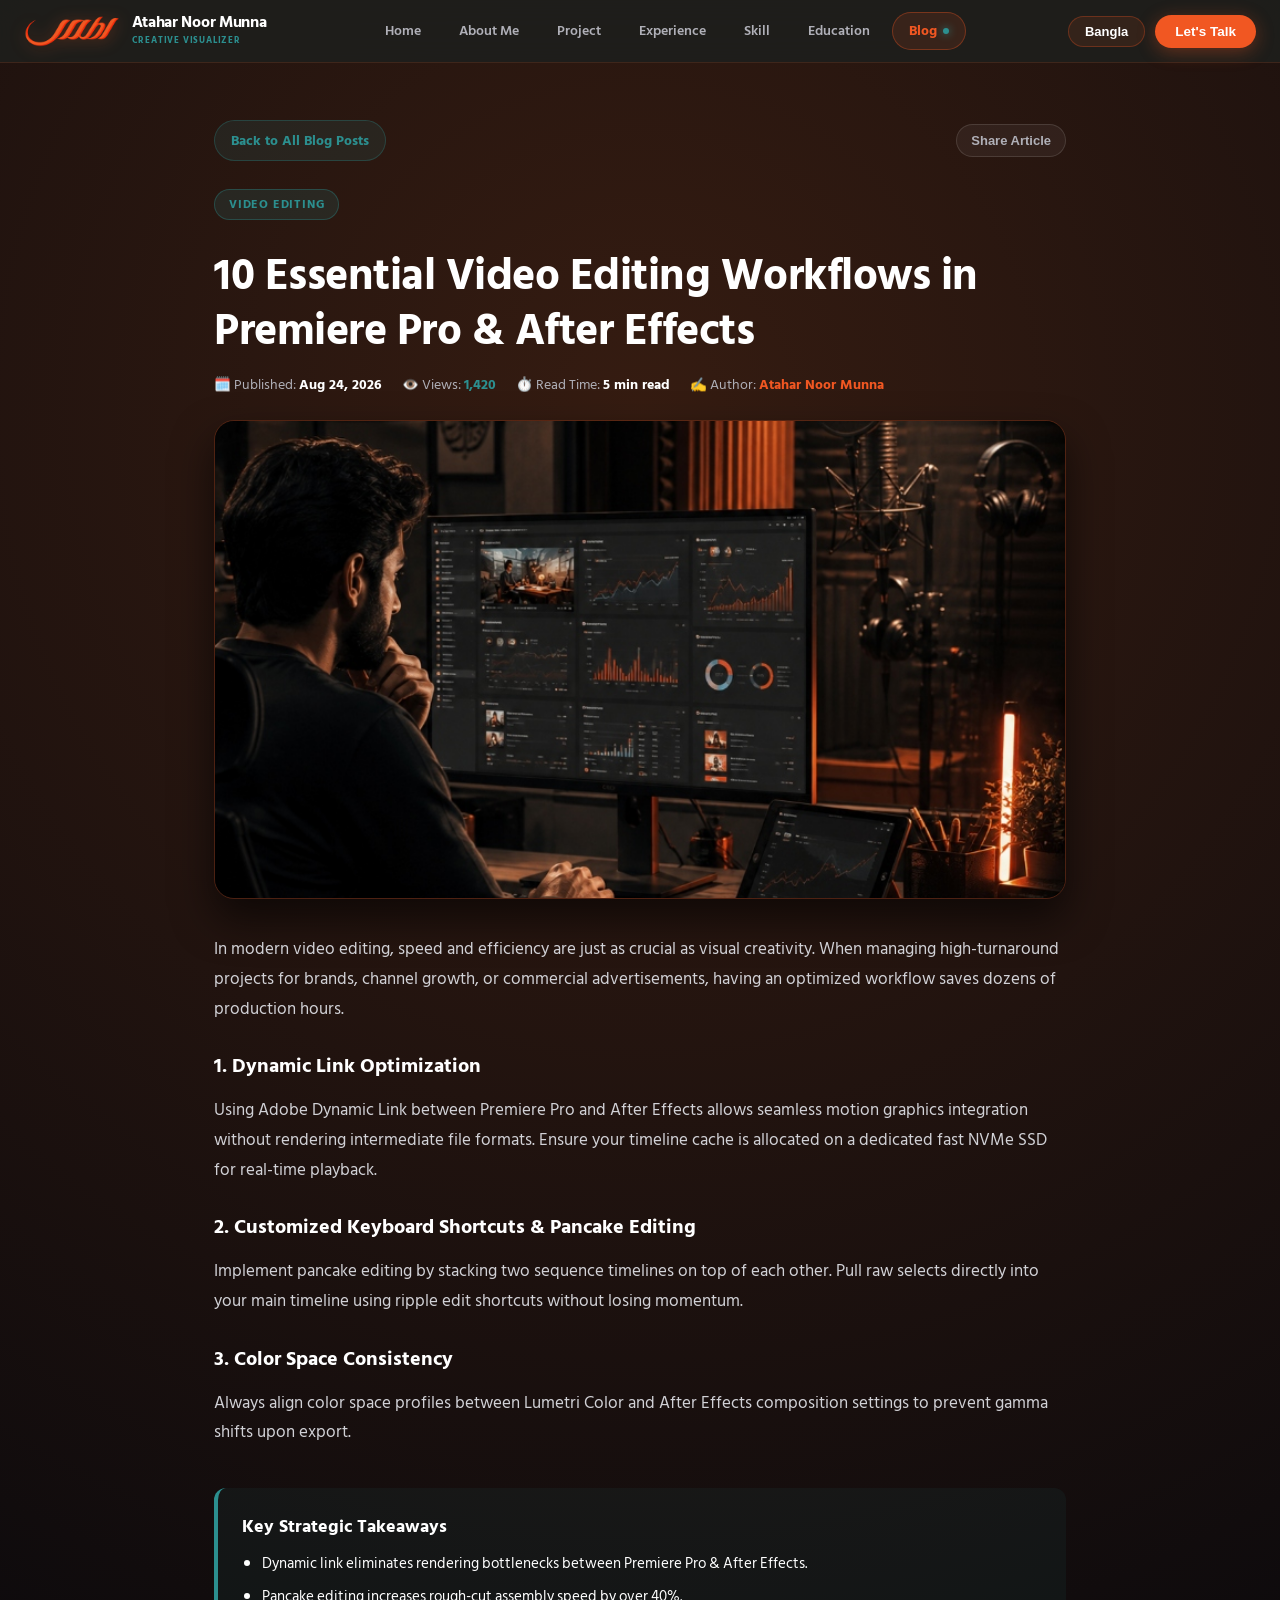
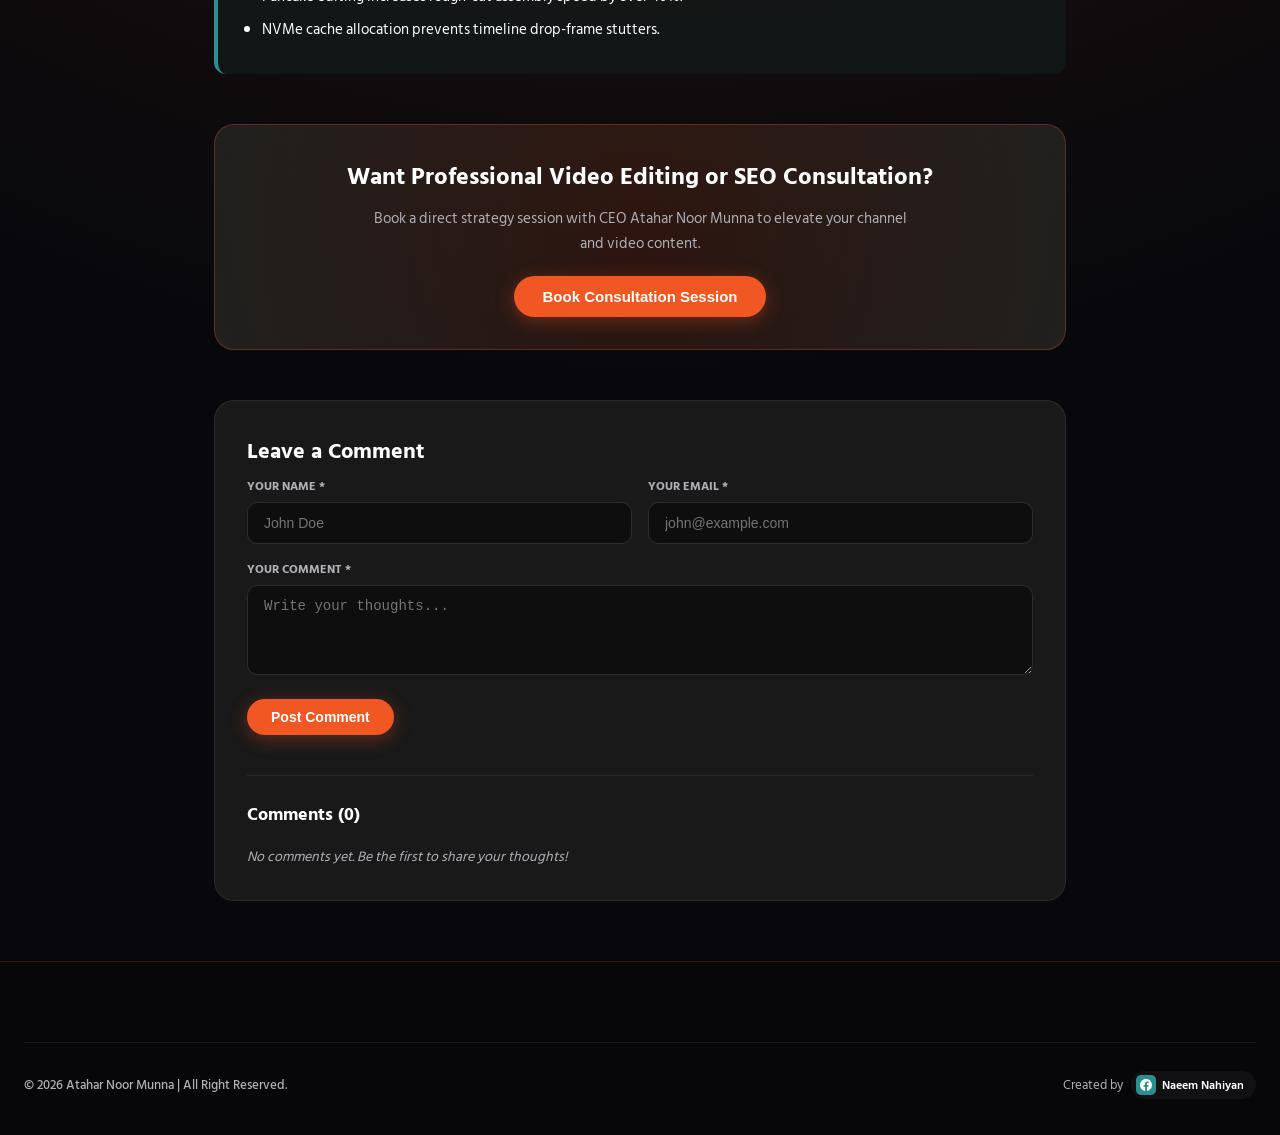
<file: the-art-of-islamic-nasheed-production-behind-the-scenes.html>
<!DOCTYPE html>
<html lang="en" data-theme="dark">
<head>
  <meta charset="UTF-8">
  <meta name="viewport" content="width=device-width, initial-scale=1.0">
  <title>The Art of Islamic Nasheed Production: Behind the Scenes — Atahar Noor Munna</title>

  <meta property="og:type" content="article">
  <meta property="og:title" content="The Art of Islamic Nasheed Production: Behind the Scenes">
  <meta property="og:description" content="Insights into vocal harmonies, acoustic balancing, and visual direction for Islamic nasheed music videos.">
  <meta property="og:image" content="https://portfolio-atahar.pages.dev/card3.jpg">
  <meta property="og:image:secure_url" content="https://portfolio-atahar.pages.dev/card3.jpg">
  <meta property="og:image:type" content="image/jpeg">
  <meta property="og:site_name" content="Atahar Noor Munna Portfolio">

  <meta name="twitter:card" content="summary_large_image">
  <meta name="twitter:title" content="The Art of Islamic Nasheed Production: Behind the Scenes">
  <meta name="twitter:description" content="Insights into vocal harmonies, acoustic balancing, and visual direction for Islamic nasheed music videos.">
  <meta name="twitter:image" content="https://portfolio-atahar.pages.dev/card3.jpg">

  <link rel="icon" type="image/svg+xml" href="favicon.svg">
  <link rel="stylesheet" href="style.css">
</head>
<body class="subpage-bg">

  <div class="sparkle-container">
    <div class="sparkle" style="left:15%; animation-delay:0s;"></div>
    <div class="sparkle" style="left:40%; animation-delay:2s;"></div>
    <div class="sparkle" style="left:75%; animation-delay:4s;"></div>
    <div class="sparkle" style="left:88%; animation-delay:1.5s;"></div>
  </div>

  <div class="content-wrapper">

    <header class="navbar">
      <div class="navbar-inner">
        <a href="index.html" class="nav-brand">
          <img src="logo.png" alt="Atahar Noor Munna Logo" class="brand-logo-img">
          <div class="brand-text">
            <span class="brand-name">Atahar Noor Munna</span>
            <span class="brand-sub" data-i18n="brand_sub">CREATIVE VISUALIZER</span>
          </div>
        </a>

        <nav class="nav-menu">
          <ul class="nav-links">
            <li><a href="index.html" class="nav-link" data-i18n="nav_home">Home</a></li>
            <li><a href="index.html#about" class="nav-link" data-i18n="nav_about">About Me</a></li>
            <li><a href="projects.html" class="nav-link" data-i18n="nav_projects">Project</a></li>
            <li><a href="index.html#experience" class="nav-link" data-i18n="nav_experience">Experience</a></li>
            <li><a href="index.html#skills" class="nav-link" data-i18n="nav_skills">Skill</a></li>
            <li><a href="index.html#education" class="nav-link" data-i18n="nav_education">Education</a></li>
            <li><a href="blog.html" class="nav-link active"><span data-i18n="nav_blog">Blog</span> <span class="active-dot"></span></a></li>
          </ul>
        </nav>

        <div class="nav-actions">
          <button class="nav-lang-btn" id="lang-toggle-btn" aria-label="Switch Language">
            <span id="lang-btn-text">Bangla</span>
          </button>
          <button class="btn-pill-orange-cta" onclick="openConsultationModal()">Let's Talk</button>
        </div>
      </div>
    </header>

    <main style="padding: 120px 24px 60px; max-width: 900px; margin: 0 auto; width: 100%;">
      
      <div style="display:flex; justify-content:space-between; align-items:center; margin-bottom:28px;">
        <a href="blog.html" style="display:inline-flex; align-items:center; gap:8px; color:var(--accent-teal); font-weight:700; text-decoration:none; font-size:14px; background:rgba(44,143,143,0.12); border:1px solid rgba(44,143,143,0.3); padding:8px 16px; border-radius:30px;">
          Back to All Blog Posts
        </a>
        <button onclick="navigator.clipboard.writeText(window.location.href); alert('Article URL copied to clipboard!');" style="display:inline-flex; align-items:center; gap:6px; color:var(--text-muted); background:rgba(255,255,255,0.05); border:1px solid rgba(255,255,255,0.12); padding:8px 14px; border-radius:30px; font-size:13px; font-weight:600; cursor:pointer;">
          Share Article
        </button>
      </div>

      <article>
        <div style="margin-bottom: 24px;">
          <span id="detail-category" class="hero-tag" style="background:rgba(44,143,143,0.15); border-color:rgba(44,143,143,0.35); color:var(--accent-teal); font-size:12px;">NASHEED ART</span>
          <h1 id="detail-title" style="font-size: clamp(28px, 4vw, 44px); font-weight: 800; line-height: 1.25; margin: 12px 0 16px; color: var(--text-white); letter-spacing: -0.5px;">
            The Art of Islamic Nasheed Production: Behind the Scenes
          </h1>
          <div style="display:flex; gap:20px; align-items:center; font-size:13.5px; color:var(--text-muted); flex-wrap:wrap;">
            <span>🗓️ Published: <strong id="detail-date" style="color:var(--text-white);">Aug 18, 2026</strong></span>
            <span>👁️ Views: <strong id="detail-views" style="color:var(--accent-teal);">3,100</strong></span>
            <span>⏱️ Read Time: <strong style="color:var(--text-white);">5 min read</strong></span>
            <span>✍️ Author: <strong style="color:var(--accent-orange);">Atahar Noor Munna</strong></span>
          </div>
        </div>

        <div style="width:100%; aspect-ratio: 16/9; border-radius: 20px; overflow: hidden; margin-bottom: 36px; border: 1px solid var(--glass-border); box-shadow: 0 20px 40px rgba(0,0,0,0.6);">
          <img id="detail-image" src="card3.jpg" alt="Islamic Nasheed Production Banner" style="width:100%; height:100%; object-fit:cover;">
        </div>

        <div id="detail-content" style="font-size: 16.5px; line-height: 1.8; color: #d1d1d6;">
          <p>Islamic Nasheed production combines vocal artistry, spiritual depth, and visual direction. Creating impactful nasheed tracks requires precise vocal layering, vocal percussion balancing, and evocative lighting setups.</p>
        </div>

        <div style="background: rgba(44,143,143,0.08); border-left: 4px solid var(--accent-teal); padding: 24px; border-radius: 12px; margin: 40px 0;">
          <h3 style="font-size: 18px; font-weight: 800; color: var(--text-white); margin-bottom: 10px;">Key Strategic Takeaways</h3>
          <ul id="detail-takeaways" style="padding-left: 20px; font-size: 15px; color: var(--text-white);">
            <li>Multi-tracked vocal harmonies create a rich acoustic experience.</li>
            <li>Low-key lighting and atmospheric depth match spiritual themes.</li>
          </ul>
        </div>

        <div style="background: radial-gradient(circle at 50% 50%, rgba(241,87,34,0.15) 0%, rgba(34,34,32,0.95) 100%); border: 1px solid rgba(241,87,34,0.3); padding: 32px; border-radius: 20px; text-align: center; margin-top: 50px;">
          <h3 style="font-size: 24px; font-weight: 800; color: var(--text-white); margin-bottom: 10px;">Want Professional Video Editing or SEO Consultation?</h3>
          <p style="font-size: 15px; color: var(--text-muted); max-width: 550px; margin: 0 auto 20px;">Book a direct strategy session with CEO Atahar Noor Munna to elevate your channel and video content.</p>
          <button class="btn-pill-orange-cta" onclick="openConsultationModal()" style="font-size: 15px; padding: 12px 28px;">Book Consultation Session</button>
        </div>

        <section class="blog-comments-section" style="margin-top: 50px; background: rgba(34, 34, 32, 0.7); border: 1px solid rgba(255, 255, 255, 0.08); border-radius: 20px; padding: 32px;">
          <h3 style="font-size: 22px; font-weight: 800; color: var(--text-white); margin-bottom: 8px;">Leave a Comment</h3>
          <form id="blog-comment-form" onsubmit="handleCommentSubmit(event)" style="display: flex; flex-direction: column; gap: 16px;">
            <div style="display: grid; grid-template-columns: repeat(auto-fit, minmax(240px, 1fr)); gap: 16px;">
              <div>
                <label style="display: block; font-size: 12px; font-weight: 700; color: var(--text-muted); margin-bottom: 6px;">YOUR NAME *</label>
                <input type="text" id="comment-name" required placeholder="John Doe" style="width: 100%; background: rgba(0, 0, 0, 0.4); border: 1px solid rgba(255, 255, 255, 0.12); padding: 12px 16px; border-radius: 10px; color: var(--text-white); font-size: 14px; outline: none;">
              </div>
              <div>
                <label style="display: block; font-size: 12px; font-weight: 700; color: var(--text-muted); margin-bottom: 6px;">YOUR EMAIL *</label>
                <input type="email" id="comment-email" required placeholder="john@example.com" style="width: 100%; background: rgba(0, 0, 0, 0.4); border: 1px solid rgba(255, 255, 255, 0.12); padding: 12px 16px; border-radius: 10px; color: var(--text-white); font-size: 14px; outline: none;">
              </div>
            </div>
            <div>
              <label style="display: block; font-size: 12px; font-weight: 700; color: var(--text-muted); margin-bottom: 6px;">YOUR COMMENT *</label>
              <textarea id="comment-text" required rows="4" placeholder="Write your thoughts..." style="width: 100%; background: rgba(0, 0, 0, 0.4); border: 1px solid rgba(255, 255, 255, 0.12); padding: 12px 16px; border-radius: 10px; color: var(--text-white); font-size: 14px; outline: none; resize: vertical;"></textarea>
            </div>
            <div>
              <button type="submit" class="btn-pill-orange-cta" style="font-size: 14px; padding: 10px 24px;">Post Comment</button>
            </div>
          </form>

          <div style="margin-top: 40px; border-top: 1px solid rgba(255, 255, 255, 0.08); padding-top: 24px;">
            <h4 id="comments-count-title" style="font-size: 18px; font-weight: 800; color: var(--text-white); margin-bottom: 16px;">Comments (0)</h4>
            <div id="comments-list" style="display: flex; flex-direction: column; gap: 16px;"></div>
          </div>
        </section>

      </article>

    </main>

    <footer class="contact-section" id="contact">
      <div class="footer-inner-wrapper">
        <div class="footer-bottom">
          <p class="copyright-text">&copy; 2026 Atahar Noor Munna | All Right Reserved.</p>
          <div class="created-by-container">
            <span class="created-label" data-i18n="created_by">Created by</span>
            <a href="https://www.facebook.com/naeemdaprince" target="_blank" rel="noopener noreferrer" class="created-badge">
              <span class="created-fb-icon">
                <svg width="12" height="12" viewBox="0 0 24 24" fill="currentColor">
                  <path d="M24 12.073c0-6.627-5.373-12-12-12s-12 5.373-12 12c0 5.99 4.388 10.954 10.125 11.854v-8.385H7.078v-3.47h3.047V9.43c0-3.007 1.792-4.669 4.533-4.669 1.312 0 2.686.235 2.686.235v2.953H15.83c-1.491 0-1.956.925-1.956 1.874v2.25h3.328l-.532 3.47h-2.796v8.385C19.612 23.027 24 18.062 24 12.073z"/>
                </svg>
              </span>
              Naeem Nahiyan
            </a>
          </div>
        </div>
      </div>
    </footer>

  </div>

  <script src="script.js"></script>
  <script>
    document.addEventListener('DOMContentLoaded', () => {
      if (window.renderBlogDetailPage) {
        window.renderBlogDetailPage('the-art-of-islamic-nasheed-production-behind-the-scenes');
      }
    });
  </script>
</body>
</html>
</file>
<file: style.css>
@import url('https://fonts.googleapis.com/css2?family=Hind+Siliguri:wght@400;500;600;700&family=Plus+Jakarta+Sans:wght@400;500;600;700;800&display=swap');

:root {
  --site-primary: #3b3b39;
  --bg-dark: #121211;
  --accent-orange: #f15722;
  --accent-orange-hover: #d84714;
  --accent-teal: #2c8f8f;
  --accent-teal-hover: #227575;
  --text-white: #ffffff;
  --text-muted: #b0b0b8;
  --text-dim: #787880;
  --glass-bg: rgba(59, 59, 57, 0.45);
  --glass-border: rgba(241, 87, 34, 0.2);
  --card-bg: #222220;
}

* {
  box-sizing: border-box;
  margin: 0;
  padding: 0;
}

html, body {
  width: 100%;
  background-color: var(--bg-dark);
  color: var(--text-white);
  font-family: 'Hind Siliguri', 'Plus Jakarta Sans', -apple-system, BlinkMacSystemFont, 'Segoe UI', Roboto, sans-serif;
  overflow-x: hidden;
  scroll-behavior: smooth;
  -webkit-font-smoothing: antialiased;
}

/* Fixed Canvas background */
#frame-canvas {
  position: fixed;
  top: 0;
  left: 0;
  width: 100vw;
  height: 100vh;
  z-index: 0;
  pointer-events: none;
  opacity: 0.5; /* 50% visibility for dark brand overlay contrast */
  filter: brightness(0.65) contrast(1.1);
}

/* Main Content Overlay - Constrained within frame bounds */
.content-wrapper {
  position: relative;
  z-index: 10;
  width: 100%;
  max-width: 1280px;
  margin: 0 auto;
  display: flex;
  flex-direction: column;
}

/* Header Navbar */
.navbar {
  position: fixed;
  top: 0;
  left: 0;
  width: 100%;
  z-index: 100;
  padding: 12px 24px;
  background: rgba(30, 30, 28, 0.94);
  backdrop-filter: blur(16px);
  -webkit-backdrop-filter: blur(16px);
  border-bottom: 1px solid rgba(241, 87, 34, 0.15);
}

.navbar-inner {
  max-width: 1280px;
  margin: 0 auto;
  width: 100%;
  display: flex;
  justify-content: space-between;
  align-items: center;
}

.nav-brand {
  display: flex;
  align-items: center;
  gap: 12px;
  text-decoration: none;
  white-space: nowrap;
  flex-shrink: 0;
}

.brand-logo-img {
  height: 32px;
  max-height: 32px;
  width: auto;
  max-width: 120px;
  object-fit: contain;
  flex-shrink: 0;
  filter: drop-shadow(0 2px 8px rgba(241, 87, 34, 0.3));
  transition: transform 0.25s ease, filter 0.25s ease;
}

.nav-brand:hover .brand-logo-img {
  transform: scale(1.04);
  filter: drop-shadow(0 4px 12px rgba(241, 87, 34, 0.5));
}

.brand-monogram {
  width: 38px;
  height: 38px;
  background: var(--accent-orange);
  border-radius: 12px;
  display: flex;
  align-items: center;
  justify-content: center;
  color: #ffffff;
  box-shadow: 0 4px 14px rgba(241, 87, 34, 0.4);
  transition: transform 0.25s ease;
  overflow: hidden;
  padding: 2px;
}

.brand-monogram img {
  width: 100%;
  height: 100%;
  object-fit: contain;
}

.brand-text {
  display: flex;
  flex-direction: column;
  white-space: nowrap;
}

.brand-name {
  font-size: 16px;
  font-weight: 800;
  color: var(--text-white);
  letter-spacing: -0.3px;
  line-height: 1.1;
  white-space: nowrap;
}

.brand-sub {
  font-size: 9px;
  font-weight: 700;
  color: var(--accent-teal);
  letter-spacing: 0.8px;
  text-transform: uppercase;
  margin-top: 2px;
  white-space: nowrap;
}

.mobile-share-link {
  display: none !important;
}

.nav-menu {
  display: flex;
  align-items: center;
}

.nav-links {
  display: flex;
  gap: 6px;
  list-style: none;
  align-items: center;
}

.nav-link {
  color: var(--text-muted);
  text-decoration: none;
  font-size: 13.5px;
  font-weight: 600;
  padding: 7px 16px;
  border-radius: 30px;
  transition: all 0.25s ease;
  display: flex;
  align-items: center;
  gap: 6px;
}

.nav-link:hover {
  color: var(--text-white);
  background: rgba(255, 255, 255, 0.06);
}

.nav-link.active {
  color: var(--accent-orange);
  background: rgba(241, 87, 34, 0.12);
  border: 1px solid rgba(241, 87, 34, 0.35);
  font-weight: 700;
}

.active-dot {
  width: 6px;
  height: 6px;
  background: var(--accent-teal);
  border-radius: 50%;
  display: inline-block;
  box-shadow: 0 0 8px var(--accent-teal);
}

.nav-actions {
  display: flex;
  align-items: center;
  gap: 10px;
}

.nav-icon-btn {
  width: 36px;
  height: 36px;
  border-radius: 50%;
  background: rgba(255, 255, 255, 0.05);
  border: 1px solid rgba(255, 255, 255, 0.12);
  display: flex;
  align-items: center;
  justify-content: center;
  color: var(--text-white);
  cursor: pointer;
  transition: all 0.25s ease;
}

.nav-icon-btn:hover {
  background: rgba(241, 87, 34, 0.18);
  border-color: var(--accent-orange);
  color: var(--accent-orange);
  transform: translateY(-2px);
}

.nav-lang-btn {
  display: inline-flex;
  align-items: center;
  justify-content: center;
  gap: 8px;
  padding: 8px 16px;
  border-radius: 30px;
  background: rgba(241, 87, 34, 0.1);
  border: 1px solid rgba(241, 87, 34, 0.3);
  font-size: 13px;
  font-weight: 600;
  color: var(--text-white);
  cursor: pointer;
  transition: all 0.25s ease;
  line-height: 1;
  white-space: nowrap;
}

.lang-icon-wrap {
  display: inline-flex;
  align-items: center;
  justify-content: center;
  color: var(--accent-orange);
}

.nav-lang-btn:hover {
  border-color: var(--accent-orange);
  background: rgba(241, 87, 34, 0.22);
  box-shadow: 0 4px 14px rgba(241, 87, 34, 0.25);
}

.btn-pill-orange-cta {
  background: var(--accent-orange);
  color: #ffffff;
  padding: 9px 20px;
  border-radius: 40px;
  display: inline-flex;
  align-items: center;
  gap: 8px;
  font-weight: 700;
  font-size: 13.5px;
  text-decoration: none;
  cursor: pointer;
  border: none;
  transition: transform 0.25s ease, background-color 0.25s ease, box-shadow 0.25s ease;
  box-shadow: 0 4px 18px rgba(241, 87, 34, 0.35);
  white-space: nowrap;
}

.btn-pill-orange-cta:hover {
  transform: translateY(-2px);
  background: var(--accent-orange-hover);
  box-shadow: 0 6px 24px rgba(241, 87, 34, 0.5);
}

.mobile-menu-btn {
  display: none;
  width: 38px;
  height: 38px;
  border-radius: 10px;
  background: rgba(255, 255, 255, 0.06);
  border: 1px solid rgba(255, 255, 255, 0.12);
  color: var(--text-white);
  align-items: center;
  justify-content: center;
  cursor: pointer;
  transition: all 0.25s ease;
}

.mobile-menu-btn:hover,
.mobile-menu-btn.active {
  background: rgba(241, 87, 34, 0.2);
  border-color: var(--accent-orange);
  color: var(--accent-orange);
}

/* Hero Section */
.hero-section {
  min-height: 100vh;
  padding: 140px 24px 60px;
  display: flex;
  flex-direction: column;
  justify-content: space-between;
  position: relative;
  background: radial-gradient(circle at 50% 30%, rgba(255, 84, 18, 0.08) 0%, rgba(0, 0, 0, 0) 70%);
}

.hero-top {
  display: grid;
  grid-template-columns: 1.2fr 0.8fr;
  gap: 40px;
  align-items: start;
  margin-top: 40px;
}

.hero-tag {
  font-size: 13px;
  font-weight: 700;
  color: var(--accent-teal);
  background: rgba(44, 143, 143, 0.15);
  border: 1px solid rgba(44, 143, 143, 0.35);
  padding: 5px 14px;
  border-radius: 20px;
  margin-bottom: 16px;
  display: inline-block;
  letter-spacing: 0.8px;
  text-transform: uppercase;
}

.hero-title {
  font-size: clamp(50px, 6.5vw, 90px);
  font-weight: 800;
  line-height: 1.05;
  letter-spacing: -2.5px;
  color: var(--text-white);
  text-shadow: 0 4px 20px rgba(0,0,0,0.5);
}

.hero-right {
  padding-top: 36px;
}

.hero-statement {
  font-size: clamp(24px, 2.5vw, 36px);
  font-weight: 700;
  line-height: 1.2;
  color: var(--text-white);
  margin-bottom: 16px;
  letter-spacing: -0.5px;
}

.hero-description {
  font-size: 16px;
  color: var(--text-muted);
  line-height: 1.6;
  max-width: 420px;
}

/* Feature items row at bottom of hero */
.hero-features {
  display: grid;
  grid-template-columns: repeat(4, 1fr);
  gap: 24px;
  margin-top: 80px;
  padding-top: 36px;
  border-top: 1px solid rgba(255, 255, 255, 0.12);
}

.feature-item {
  display: flex;
  flex-direction: column;
}

.feature-number {
  color: var(--accent-teal);
  font-weight: 800;
  font-size: 14px;
  margin-bottom: 8px;
  letter-spacing: 0.5px;
}

.feature-name {
  font-weight: 600;
  font-size: 16px;
  color: var(--text-white);
}

/* Trusted Brands / Platforms Bar */
.brands-section {
  padding: 20px 24px 60px;
}

.brands-bar {
  background: var(--glass-bg);
  backdrop-filter: blur(16px);
  -webkit-backdrop-filter: blur(16px);
  border-radius: 32px;
  padding: 32px 40px;
  border: 1px solid var(--glass-border);
  display: flex;
  justify-content: space-between;
  align-items: center;
  gap: 32px;
  box-shadow: 0 16px 40px rgba(0, 0, 0, 0.4);
}

.brands-title {
  font-size: 14px;
  font-weight: 600;
  color: var(--text-muted);
  max-width: 180px;
  line-height: 1.45;
}

.brands-logos {
  display: flex;
  align-items: center;
  gap: 36px;
  flex-wrap: wrap;
}

.brand-item {
  display: flex;
  align-items: center;
  gap: 10px;
  font-size: 16px;
  font-weight: 700;
  color: var(--text-white);
  letter-spacing: -0.3px;
  text-decoration: none;
  opacity: 0.9;
  transition: opacity 0.3s ease, transform 0.3s ease;
}

.brand-item:hover {
  opacity: 1;
  transform: translateY(-2px);
  color: var(--accent-orange);
}

.brand-icon {
  width: 24px;
  height: 24px;
  display: inline-flex;
  align-items: center;
  justify-content: center;
}

/* Section 2: About & Professional Summary */
.behind-designs-section {
  padding: 80px 24px 100px;
  position: relative;
}

.behind-header {
  display: grid;
  grid-template-columns: 1.1fr 0.9fr;
  gap: 48px;
  align-items: flex-end;
  margin-bottom: 64px;
}

.section-accent-tag {
  color: var(--accent-orange);
  font-weight: 700;
  font-size: 16px;
  margin-bottom: 16px;
  display: block;
  letter-spacing: -0.2px;
}

.behind-title {
  font-size: clamp(38px, 4.8vw, 64px);
  font-weight: 800;
  line-height: 1.08;
  letter-spacing: -2px;
  color: var(--text-white);
}

.behind-right {
  display: flex;
  flex-direction: column;
  gap: 24px;
}

.behind-lead {
  font-size: clamp(18px, 2.1vw, 24px);
  font-weight: 600;
  line-height: 1.4;
  color: var(--text-white);
  letter-spacing: -0.5px;
}

.behind-actions {
  display: flex;
  justify-content: space-between;
  align-items: center;
  flex-wrap: wrap;
  gap: 20px;
  margin-top: 16px;
}

.behind-subtext {
  color: var(--text-muted);
  font-size: 14px;
  line-height: 1.5;
  font-weight: 500;
}

.btn-pill-orange {
  background: var(--accent-orange);
  color: #ffffff;
  padding: 8px 8px 8px 24px;
  border-radius: 40px;
  display: inline-flex;
  align-items: center;
  gap: 14px;
  font-weight: 600;
  font-size: 14px;
  text-decoration: none;
  cursor: pointer;
  border: none;
  transition: transform 0.25s ease, background-color 0.25s ease;
  box-shadow: 0 8px 24px rgba(255, 84, 18, 0.3);
}

.btn-pill-orange:hover {
  transform: translateY(-2px);
  background: var(--accent-orange-hover);
}

.icon-arrow-white {
  width: 36px;
  height: 36px;
  background: #ffffff;
  border-radius: 50%;
  display: flex;
  align-items: center;
  justify-content: center;
  color: var(--accent-orange);
  transition: transform 0.25s ease;
}

.btn-pill-orange:hover .icon-arrow-white {
  transform: translateX(2px);
}

/* Cards Grid */
.cards-grid {
  display: grid;
  grid-template-columns: repeat(3, 1fr);
  gap: 28px;
}

.card-item {
  border-radius: 28px;
  overflow: hidden;
  background: #141417;
  position: relative;
  aspect-ratio: 3 / 4;
  border: 1px solid var(--glass-border);
  box-shadow: 0 12px 32px rgba(0, 0, 0, 0.5);
  transition: transform 0.4s cubic-bezier(0.16, 1, 0.3, 1), box-shadow 0.4s ease, border-color 0.4s ease;
}

.card-item:hover {
  transform: translateY(-8px);
  box-shadow: 0 24px 48px rgba(0, 0, 0, 0.7);
  border-color: rgba(255, 255, 255, 0.2);
}

.card-image {
  width: 100%;
  height: 100%;
  object-fit: cover;
  display: block;
  transition: transform 0.6s cubic-bezier(0.16, 1, 0.3, 1);
}

.card-item:hover .card-image {
  transform: scale(1.05);
}

.card-overlay {
  position: absolute;
  bottom: 0;
  left: 0;
  width: 100%;
  padding: 24px;
  background: linear-gradient(180deg, rgba(0,0,0,0) 0%, rgba(0,0,0,0.85) 100%);
  display: flex;
  flex-direction: column;
  gap: 4px;
}

.card-tag {
  color: var(--accent-orange);
  font-size: 12px;
  font-weight: 700;
  text-transform: uppercase;
  letter-spacing: 1px;
}

.card-title {
  font-size: 18px;
  font-weight: 700;
  color: #ffffff;
}

/* Professional Experience Section */
.experience-section {
  padding: 100px 24px;
  position: relative;
}

.section-title {
  font-size: clamp(32px, 4vw, 56px);
  font-weight: 800;
  letter-spacing: -1.5px;
  margin-bottom: 48px;
}

.timeline-grid {
  display: grid;
  grid-template-columns: repeat(2, 1fr);
  gap: 28px;
}

.timeline-card {
  background: var(--glass-bg);
  backdrop-filter: blur(16px);
  -webkit-backdrop-filter: blur(16px);
  border: 1px solid var(--glass-border);
  border-radius: 28px;
  padding: 36px;
  transition: transform 0.3s ease, border-color 0.3s ease;
}

.timeline-card:hover {
  transform: translateY(-4px);
  border-color: rgba(255, 84, 18, 0.4);
}

.timeline-role {
  font-size: 22px;
  font-weight: 700;
  color: var(--text-white);
  margin-bottom: 6px;
}

.timeline-meta {
  display: inline-block;
  color: var(--accent-orange);
  font-size: 14px;
  font-weight: 600;
  margin-bottom: 18px;
}

.timeline-list {
  list-style: none;
  display: flex;
  flex-direction: column;
  gap: 12px;
}

.timeline-list li {
  font-size: 15px;
  color: var(--text-muted);
  line-height: 1.6;
  position: relative;
  padding-left: 20px;
}

.timeline-list li::before {
  content: "—";
  position: absolute;
  left: 0;
  color: var(--accent-orange);
  font-weight: bold;
}

/* Skills & Software Section */
.skills-section {
  padding: 100px 24px;
  position: relative;
}

.skills-wrapper {
  display: grid;
  grid-template-columns: 1fr 1fr;
  gap: 32px;
}

.skills-box {
  background: var(--glass-bg);
  backdrop-filter: blur(16px);
  -webkit-backdrop-filter: blur(16px);
  border: 1px solid var(--glass-border);
  border-radius: 28px;
  padding: 36px;
}

.box-heading {
  font-size: 20px;
  font-weight: 700;
  color: var(--text-white);
  margin-bottom: 24px;
  display: flex;
  align-items: center;
  gap: 10px;
}

.software-list {
  display: flex;
  flex-direction: column;
  gap: 16px;
}

.software-item {
  display: flex;
  justify-content: space-between;
  align-items: center;
  padding: 14px 20px;
  background: rgba(255, 255, 255, 0.03);
  border: 1px solid rgba(255, 255, 255, 0.06);
  border-radius: 16px;
}

.software-name {
  font-weight: 600;
  font-size: 15px;
  color: var(--text-white);
}

.software-badge {
  background: rgba(255, 84, 18, 0.15);
  color: var(--accent-orange);
  font-size: 12px;
  font-weight: 700;
  padding: 4px 12px;
  border-radius: 20px;
  border: 1px solid rgba(255, 84, 18, 0.3);
}

.tags-cloud {
  display: flex;
  flex-wrap: wrap;
  gap: 12px;
}

.skill-tag {
  background: rgba(255, 255, 255, 0.05);
  border: 1px solid rgba(255, 255, 255, 0.08);
  color: var(--text-white);
  padding: 10px 18px;
  border-radius: 30px;
  font-size: 14px;
  font-weight: 600;
  transition: background-color 0.25s ease, border-color 0.25s ease;
}

.skill-tag:hover {
  background: rgba(255, 84, 18, 0.2);
  border-color: var(--accent-orange);
  color: var(--text-white);
}

/* Education & Languages Section */
.edu-section {
  padding: 100px 24px;
}

.edu-grid {
  display: grid;
  grid-template-columns: 2fr 1fr;
  gap: 32px;
}

.edu-cards {
  display: grid;
  grid-template-columns: repeat(3, 1fr);
  gap: 20px;
}

.edu-card {
  background: var(--glass-bg);
  backdrop-filter: blur(16px);
  -webkit-backdrop-filter: blur(16px);
  border: 1px solid var(--glass-border);
  border-radius: 24px;
  padding: 28px 24px;
  display: flex;
  flex-direction: column;
  justify-content: space-between;
}

.edu-title {
  font-size: 18px;
  font-weight: 700;
  color: var(--text-white);
  margin-bottom: 8px;
}

.edu-year {
  color: var(--accent-orange);
  font-weight: 700;
  font-size: 14px;
}

.lang-box {
  background: var(--glass-bg);
  backdrop-filter: blur(16px);
  -webkit-backdrop-filter: blur(16px);
  border: 1px solid var(--glass-border);
  border-radius: 24px;
  padding: 28px;
}

/* Contact Footer Section - Full Width Background */
.contact-section {
  width: 100vw;
  position: relative;
  left: 50%;
  right: 50%;
  margin-left: -50vw;
  margin-right: -50vw;
  padding: 80px 24px 36px;
  background: rgba(8, 8, 10, 0.98);
  backdrop-filter: blur(16px);
  -webkit-backdrop-filter: blur(16px);
  border-top: 1px solid var(--glass-border);
  box-sizing: border-box;
}

.footer-inner-wrapper {
  max-width: 1280px;
  margin: 0 auto;
  width: 100%;
}

.footer-grid {
  display: grid;
  grid-template-columns: 1.3fr 1fr 1fr;
  gap: 48px;
  padding-bottom: 54px;
}

.brand-col .footer-logo {
  font-size: 22px;
  font-weight: 800;
  color: var(--text-white);
  text-decoration: none;
  display: inline-flex;
  align-items: center;
  margin-bottom: 16px;
  letter-spacing: -0.5px;
}

.footer-logo-img {
  height: 28px;
  max-height: 28px;
  width: auto;
  max-width: 110px;
  object-fit: contain;
  flex-shrink: 0;
  vertical-align: middle;
  margin-right: 8px;
  filter: drop-shadow(0 2px 8px rgba(241, 87, 34, 0.3));
}

.brand-col .footer-logo span {
  color: var(--accent-orange);
}

.footer-bio {
  color: var(--text-muted);
  font-size: 14px;
  line-height: 1.6;
  max-width: 360px;
  margin-bottom: 24px;
}

.social-links-row {
  display: flex;
  gap: 12px;
}

.social-btn {
  width: 40px;
  height: 40px;
  border-radius: 10px;
  background: rgba(255, 255, 255, 0.04);
  border: 1px solid rgba(255, 255, 255, 0.08);
  display: flex;
  align-items: center;
  justify-content: center;
  color: var(--text-white);
  text-decoration: none;
  transition: all 0.25s ease;
}

.social-btn:hover {
  background: rgba(255, 84, 18, 0.18);
  border-color: var(--accent-orange);
  color: var(--accent-orange);
  transform: translateY(-2px);
}

.footer-col-title {
  font-size: 13px;
  font-weight: 800;
  letter-spacing: 0.8px;
  text-transform: uppercase;
  color: var(--text-white);
  border-left: 3px solid var(--accent-orange);
  padding-left: 10px;
  margin-bottom: 20px;
}

.contact-links-list {
  display: flex;
  flex-direction: column;
  gap: 14px;
}

.footer-contact-link {
  display: flex;
  align-items: center;
  gap: 10px;
  color: var(--text-muted);
  font-size: 14px;
  text-decoration: none;
  transition: color 0.25s ease;
}

.footer-contact-link.highlight {
  color: var(--accent-orange);
  font-weight: 600;
}

.footer-contact-link:hover {
  color: var(--text-white);
}

.link-icon {
  color: var(--accent-orange);
  flex-shrink: 0;
}

.footer-entities-list {
  list-style: none;
  display: flex;
  flex-direction: column;
  gap: 12px;
  color: var(--text-muted);
  font-size: 14px;
  font-weight: 500;
}

.footer-bottom {
  display: flex;
  justify-content: space-between;
  align-items: center;
  padding-top: 28px;
  border-top: 1px solid rgba(255, 255, 255, 0.08);
}

.copyright-text {
  color: var(--text-muted);
  font-size: 13px;
  font-weight: 500;
}

.created-by-container {
  display: flex;
  align-items: center;
  gap: 8px;
}

.created-label {
  color: var(--text-muted);
  font-size: 12.5px;
}

.created-badge {
  background: rgba(18, 18, 22, 0.9);
  border: none;
  padding: 4px 12px 4px 5px;
  border-radius: 40px;
  display: inline-flex;
  align-items: center;
  gap: 6px;
  font-size: 11.5px;
  font-weight: 600;
  color: #ffffff;
  text-decoration: none;
  transition: transform 0.25s ease, background-color 0.25s ease;
}

.created-badge:hover {
  transform: translateY(-2px);
  background: rgba(44, 143, 143, 0.15);
}

.created-fb-icon {
  width: 20px;
  height: 20px;
  background: var(--accent-teal);
  border-radius: 5px;
  display: flex;
  align-items: center;
  justify-content: center;
  color: #ffffff;
  transition: transform 0.25s ease, background-color 0.25s ease;
}

.created-badge:hover .created-fb-icon {
  transform: scale(1.1);
  background: var(--accent-teal-hover);
}

/* Consultation Pop-up Form Modal */
.modal-overlay {
  position: fixed;
  top: 0;
  left: 0;
  width: 100vw;
  height: 100vh;
  background: rgba(0, 0, 0, 0.85);
  backdrop-filter: blur(14px);
  -webkit-backdrop-filter: blur(14px);
  z-index: 1000;
  display: flex;
  align-items: center;
  justify-content: center;
  opacity: 0;
  pointer-events: none;
  transition: opacity 0.3s ease;
  padding: 20px;
}

.modal-overlay.active {
  opacity: 1;
  pointer-events: auto;
}

.modal-card {
  background: #0d0d10;
  border: 1px solid rgba(255, 84, 18, 0.45);
  border-radius: 24px;
  width: 100%;
  max-width: 500px;
  padding: 36px 32px;
  position: relative;
  box-shadow: 0 0 35px rgba(255, 84, 18, 0.25), 0 24px 64px rgba(0, 0, 0, 0.9);
  transform: translateY(20px);
  transition: transform 0.3s cubic-bezier(0.16, 1, 0.3, 1), box-shadow 0.3s ease;
}

.modal-overlay.active .modal-card {
  transform: translateY(0);
}

.modal-close-btn {
  position: absolute;
  top: 24px;
  right: 24px;
  width: 36px;
  height: 36px;
  border-radius: 50%;
  background: rgba(255, 255, 255, 0.06);
  border: 1px solid rgba(255, 255, 255, 0.1);
  color: var(--text-white);
  display: flex;
  align-items: center;
  justify-content: center;
  cursor: pointer;
  transition: all 0.2s ease;
}

.modal-close-btn:hover {
  background: rgba(255, 84, 18, 0.2);
  color: var(--accent-orange);
}

.modal-badge {
  display: inline-flex;
  align-items: center;
  gap: 8px;
  color: var(--accent-orange);
  font-size: 12px;
  font-weight: 800;
  letter-spacing: 0.8px;
  text-transform: uppercase;
  margin-bottom: 10px;
}

.modal-title {
  font-size: 26px;
  font-weight: 800;
  color: var(--text-white);
  letter-spacing: -0.5px;
  margin-bottom: 8px;
}

.modal-subtitle {
  font-size: 13.5px;
  color: var(--text-muted);
  line-height: 1.5;
  margin-bottom: 24px;
}

.modal-form-group {
  margin-bottom: 18px;
}

.modal-label {
  display: block;
  font-size: 11.5px;
  font-weight: 800;
  letter-spacing: 0.8px;
  text-transform: uppercase;
  color: var(--text-white);
  margin-bottom: 8px;
}

.input-wrapper {
  position: relative;
  display: flex;
  align-items: center;
}

.input-icon {
  position: absolute;
  left: 16px;
  color: var(--text-muted);
  pointer-events: none;
}

.modal-input,
.modal-textarea {
  width: 100%;
  background: rgba(255, 255, 255, 0.04);
  border: 1px solid rgba(255, 255, 255, 0.12);
  border-radius: 14px;
  padding: 14px 16px 14px 46px;
  color: var(--text-white);
  font-family: inherit;
  font-size: 14px;
  transition: border-color 0.25s ease, background 0.25s ease;
}

.modal-textarea {
  padding-left: 46px;
  resize: vertical;
  min-height: 85px;
}

.modal-input:focus,
.modal-textarea:focus {
  outline: none;
  border-color: var(--accent-orange);
  background: rgba(255, 84, 18, 0.04);
}

.modal-actions {
  display: flex;
  flex-direction: column;
  gap: 12px;
  margin-top: 24px;
}

.btn-confirm-submit {
  width: 100%;
  background: var(--accent-orange);
  color: #ffffff;
  border: none;
  padding: 14px;
  border-radius: 40px;
  font-weight: 800;
  font-size: 14px;
  letter-spacing: 0.5px;
  text-transform: uppercase;
  display: flex;
  align-items: center;
  justify-content: center;
  gap: 10px;
  cursor: pointer;
  transition: transform 0.25s ease, background-color 0.25s ease, box-shadow 0.25s ease;
  box-shadow: 0 6px 20px rgba(255, 84, 18, 0.4);
}

.btn-confirm-submit:hover {
  transform: translateY(-2px);
  background: var(--accent-orange-hover);
  box-shadow: 0 8px 24px rgba(255, 84, 18, 0.6);
}

.btn-send-whatsapp {
  width: 100%;
  background: #00c853;
  color: #ffffff;
  border: none;
  padding: 14px;
  border-radius: 40px;
  font-weight: 800;
  font-size: 14px;
  letter-spacing: 0.5px;
  text-transform: uppercase;
  display: flex;
  align-items: center;
  justify-content: center;
  gap: 10px;
  cursor: pointer;
  text-decoration: none;
  transition: transform 0.25s ease, background-color 0.25s ease, box-shadow 0.25s ease;
  box-shadow: 0 6px 20px rgba(0, 200, 83, 0.35);
}

.btn-send-whatsapp:hover {
  transform: translateY(-2px);
  background: #00b248;
  box-shadow: 0 8px 24px rgba(0, 200, 83, 0.5);
}

/* Multi-page Pages Styling (Projects & Blog) */
.page-header-banner {
  padding: 130px 24px 40px;
  text-align: center;
}

.filter-bar {
  display: flex;
  justify-content: space-between;
  align-items: center;
  flex-wrap: wrap;
  gap: 16px;
  margin-bottom: 40px;
  background: var(--glass-bg);
  backdrop-filter: blur(16px);
  padding: 16px 24px;
  border-radius: 24px;
  border: 1px solid var(--glass-border);
}

.filter-tabs {
  display: flex;
  gap: 10px;
  flex-wrap: wrap;
}

.filter-btn {
  background: rgba(255, 255, 255, 0.04);
  border: 1px solid rgba(255, 255, 255, 0.08);
  color: var(--text-muted);
  padding: 8px 18px;
  border-radius: 30px;
  font-size: 13.5px;
  font-weight: 600;
  cursor: pointer;
  transition: all 0.25s ease;
}

.filter-btn:hover,
.filter-btn.active {
  background: rgba(255, 84, 18, 0.18);
  border-color: var(--accent-orange);
  color: #ffffff;
}

.search-input {
  background: rgba(255, 255, 255, 0.04);
  border: 1px solid rgba(255, 255, 255, 0.12);
  border-radius: 20px;
  padding: 8px 16px;
  color: #ffffff;
  font-size: 13.5px;
}

.search-input:focus {
  outline: none;
  border-color: var(--accent-orange);
}

/* Blog Cards Grid (3 Columns) */
.blog-grid {
  display: grid;
  grid-template-columns: repeat(3, 1fr);
  gap: 28px;
  margin-bottom: 40px;
}

.blog-card {
  background: #141418;
  border: 1px solid var(--glass-border);
  border-radius: 24px;
  overflow: hidden;
  display: flex;
  flex-direction: column;
  transition: transform 0.35s ease, box-shadow 0.35s ease;
}

.blog-card:hover {
  transform: translateY(-6px);
  box-shadow: 0 20px 40px rgba(0,0,0,0.6);
  border-color: rgba(255, 84, 18, 0.3);
}

.blog-card-img-link {
  display: block;
  width: 100%;
  aspect-ratio: 16 / 10;
  overflow: hidden;
  position: relative;
}

.blog-card-img {
  width: 100%;
  height: 100%;
  object-fit: cover;
  transition: transform 0.5s ease;
}

.blog-card-img-link:hover .blog-card-img {
  transform: scale(1.06);
}

.blog-card-body {
  padding: 24px;
  display: flex;
  flex-direction: column;
  flex-grow: 1;
}

.blog-meta-row {
  display: flex;
  justify-content: space-between;
  align-items: center;
  font-size: 12.5px;
  color: var(--text-muted);
  margin-bottom: 12px;
}

.blog-category-tag {
  color: var(--accent-orange);
  font-weight: 700;
  text-transform: uppercase;
  letter-spacing: 0.5px;
}

.blog-views-count {
  display: flex;
  align-items: center;
  gap: 5px;
  color: var(--text-muted);
  font-weight: 600;
}

.blog-card-title {
  font-size: 18px;
  font-weight: 700;
  line-height: 1.35;
  color: #ffffff;
  margin-bottom: 10px;
  transition: color 0.25s ease;
}

.blog-card-title a {
  color: inherit;
  text-decoration: none;
}

.blog-card-title a:hover {
  color: var(--accent-orange);
}

.blog-card-excerpt {
  font-size: 14px;
  color: var(--text-muted);
  line-height: 1.55;
  margin-bottom: 20px;
  flex-grow: 1;
}

/* Pagination Bar */
.pagination-wrapper {
  display: flex;
  justify-content: center;
  align-items: center;
  gap: 10px;
  margin: 40px 0 80px;
}

.page-btn {
  width: 42px;
  height: 42px;
  border-radius: 50%;
  background: rgba(255, 255, 255, 0.04);
  border: 1px solid rgba(255, 255, 255, 0.1);
  color: var(--text-white);
  font-weight: 700;
  font-size: 14px;
  display: flex;
  align-items: center;
  justify-content: center;
  cursor: pointer;
  transition: all 0.25s ease;
  text-decoration: none;
}

.page-btn:hover,
.page-btn.active {
  background: var(--accent-orange);
  border-color: var(--accent-orange);
  color: #ffffff;
  box-shadow: 0 4px 14px rgba(255, 84, 18, 0.4);
}

/* Responsive Breakpoints */
@media (max-width: 1024px) {
  .navbar, .hero-section, .brands-section, .behind-designs-section,
  .experience-section, .skills-section, .edu-section, .contact-section {
    padding-left: 20px;
    padding-right: 20px;
  }
  .hero-top, .behind-header, .timeline-grid, .skills-wrapper, .edu-grid, .contact-container, .footer-grid {
    grid-template-columns: 1fr;
    gap: 32px;
  }
  .hero-right {
    padding-top: 0;
  }
  .hero-features {
    grid-template-columns: repeat(2, 1fr);
    gap: 32px;
  }
  .cards-grid, .edu-cards, .blog-grid {
    grid-template-columns: 1fr;
  }
  .card-item {
    aspect-ratio: 4 / 3;
  }
}

@media (max-width: 992px) {
  .mobile-menu-btn {
    display: inline-flex;
  }

  /* Hide header bar share button on mobile/tablet (moved inside hamburger drawer) */
  #share-btn {
    display: none !important;
  }

  .nav-menu {
    position: fixed;
    top: 58px;
    left: 0;
    width: 100%;
    background: rgba(34, 34, 32, 0.98);
    backdrop-filter: blur(20px);
    -webkit-backdrop-filter: blur(20px);
    border-bottom: 1px solid rgba(241, 87, 34, 0.25);
    padding: 16px 20px;
    display: none;
    flex-direction: column;
    box-shadow: 0 10px 30px rgba(0, 0, 0, 0.85);
  }

  .nav-menu.mobile-open {
    display: flex;
    animation: fadeInDown 0.25s ease;
  }

  .nav-links {
    flex-direction: column;
    width: 100%;
    gap: 8px;
    align-items: stretch;
  }

  .nav-link {
    padding: 10px 16px;
    border-radius: 10px;
    font-size: 14.5px;
    justify-content: space-between;
    background: rgba(255, 255, 255, 0.03);
  }

  .mobile-share-link {
    display: flex !important;
    margin-top: 4px;
    border-top: 1px solid rgba(255, 255, 255, 0.1);
    padding-top: 10px;
  }
}

@keyframes fadeInDown {
  from { opacity: 0; transform: translateY(-10px); }
  to { opacity: 1; transform: translateY(0); }
}

@media (max-width: 640px) {
  /* Mobile background: Enable canvas animation with full screen cover and 50% opacity */
  #frame-canvas {
    display: block !important;
    opacity: 0.5;
  }

  body {
    background: radial-gradient(circle at 50% 20%, rgba(241, 87, 34, 0.15) 0%, rgba(44, 143, 143, 0.10) 45%, #121211 85%) !important;
    background-attachment: fixed !important;
  }

  .navbar {
    padding: 8px 10px;
  }

  .brand-logo-img {
    height: 22px !important;
    max-height: 22px !important;
    max-width: 75px !important;
    width: auto !important;
    object-fit: contain !important;
    flex-shrink: 0 !important;
  }

  .footer-logo-img {
    height: 20px !important;
    max-height: 20px !important;
    max-width: 70px !important;
    width: auto !important;
    object-fit: contain !important;
    flex-shrink: 0 !important;
  }

  .brand-name {
    font-size: 12px;
    line-height: 1.1;
    white-space: nowrap;
  }

  .brand-sub {
    font-size: 6.5px;
    letter-spacing: 0.4px;
  }

  .nav-brand {
    gap: 6px;
    flex-shrink: 1;
  }

  .nav-actions {
    gap: 5px;
  }

  /* Hide language text on mobile - Icon only */
  .nav-lang-btn #lang-btn-text {
    display: none !important;
  }

  .nav-lang-btn {
    padding: 6px 7px !important;
    font-size: 12px;
    gap: 0;
    border-radius: 50% !important;
    width: 32px;
    height: 32px;
    justify-content: center;
  }

  .btn-pill-orange-cta {
    padding: 6px 11px;
    font-size: 11.5px;
    gap: 4px;
  }

  .mobile-menu-btn {
    width: 32px;
    height: 32px;
  }
  /* Mobile Section Padding & Spacing Optimization */
  .hero-section {
    padding: 90px 16px 36px !important;
    min-height: auto !important;
  }

  .hero-top {
    margin-top: 10px !important;
    gap: 20px !important;
  }

  .hero-title {
    font-size: clamp(38px, 11vw, 54px) !important;
    margin-bottom: 12px;
  }

  .hero-statement {
    font-size: 20px !important;
    margin-bottom: 12px;
  }

  .hero-description {
    font-size: 14.5px !important;
  }

  .hero-features {
    grid-template-columns: 1fr;
    gap: 16px !important;
    margin-top: 36px !important;
    padding-top: 24px !important;
  }

  .behind-designs-section,
  .experience-section,
  .skills-section,
  .edu-section,
  .contact-section {
    padding: 40px 16px !important;
  }

  .section-title {
    font-size: 28px !important;
    margin-bottom: 20px !important;
  }

  .brands-section {
    padding: 20px 16px !important;
  }

  .brands-bar {
    flex-direction: column;
    align-items: flex-start;
    padding: 20px 16px !important;
    gap: 14px !important;
  }

  .brands-logos {
    gap: 16px !important;
  }

  .timeline-grid,
  .skills-wrapper,
  .edu-grid,
  .contact-container,
  .footer-grid {
    gap: 24px !important;
  }

  .footer-grid {
    padding-bottom: 28px !important;
  }

  .footer-bottom {
    flex-direction: column;
    gap: 14px;
    align-items: flex-start;
  }

  .page-header-banner {
    padding: 90px 16px 24px !important;
  }
}

/* Sub-page Ambient Background & Floating Sparkle Animation */
.subpage-bg {
  background: radial-gradient(circle at 50% 15%, rgba(255, 84, 18, 0.15) 0%, rgba(8, 8, 12, 0.98) 65%);
  position: relative;
  min-height: 100vh;
}

.sparkle-container {
  position: fixed;
  top: 0;
  left: 0;
  width: 100vw;
  height: 100vh;
  pointer-events: none;
  z-index: 1;
  overflow: hidden;
}

.sparkle {
  position: absolute;
  width: 4px;
  height: 4px;
  border-radius: 50%;
  background: var(--accent-orange);
  box-shadow: 0 0 10px var(--accent-orange), 0 0 20px #ffffff;
  animation: floatSparkle 6s infinite ease-in-out;
  opacity: 0;
}

@keyframes floatSparkle {
  0% { transform: translateY(100vh) scale(0); opacity: 0; }
  50% { opacity: 0.8; transform: translateY(40vh) scale(1.6); }
  100% { transform: translateY(-10vh) scale(0); opacity: 0; }
}
</file>
